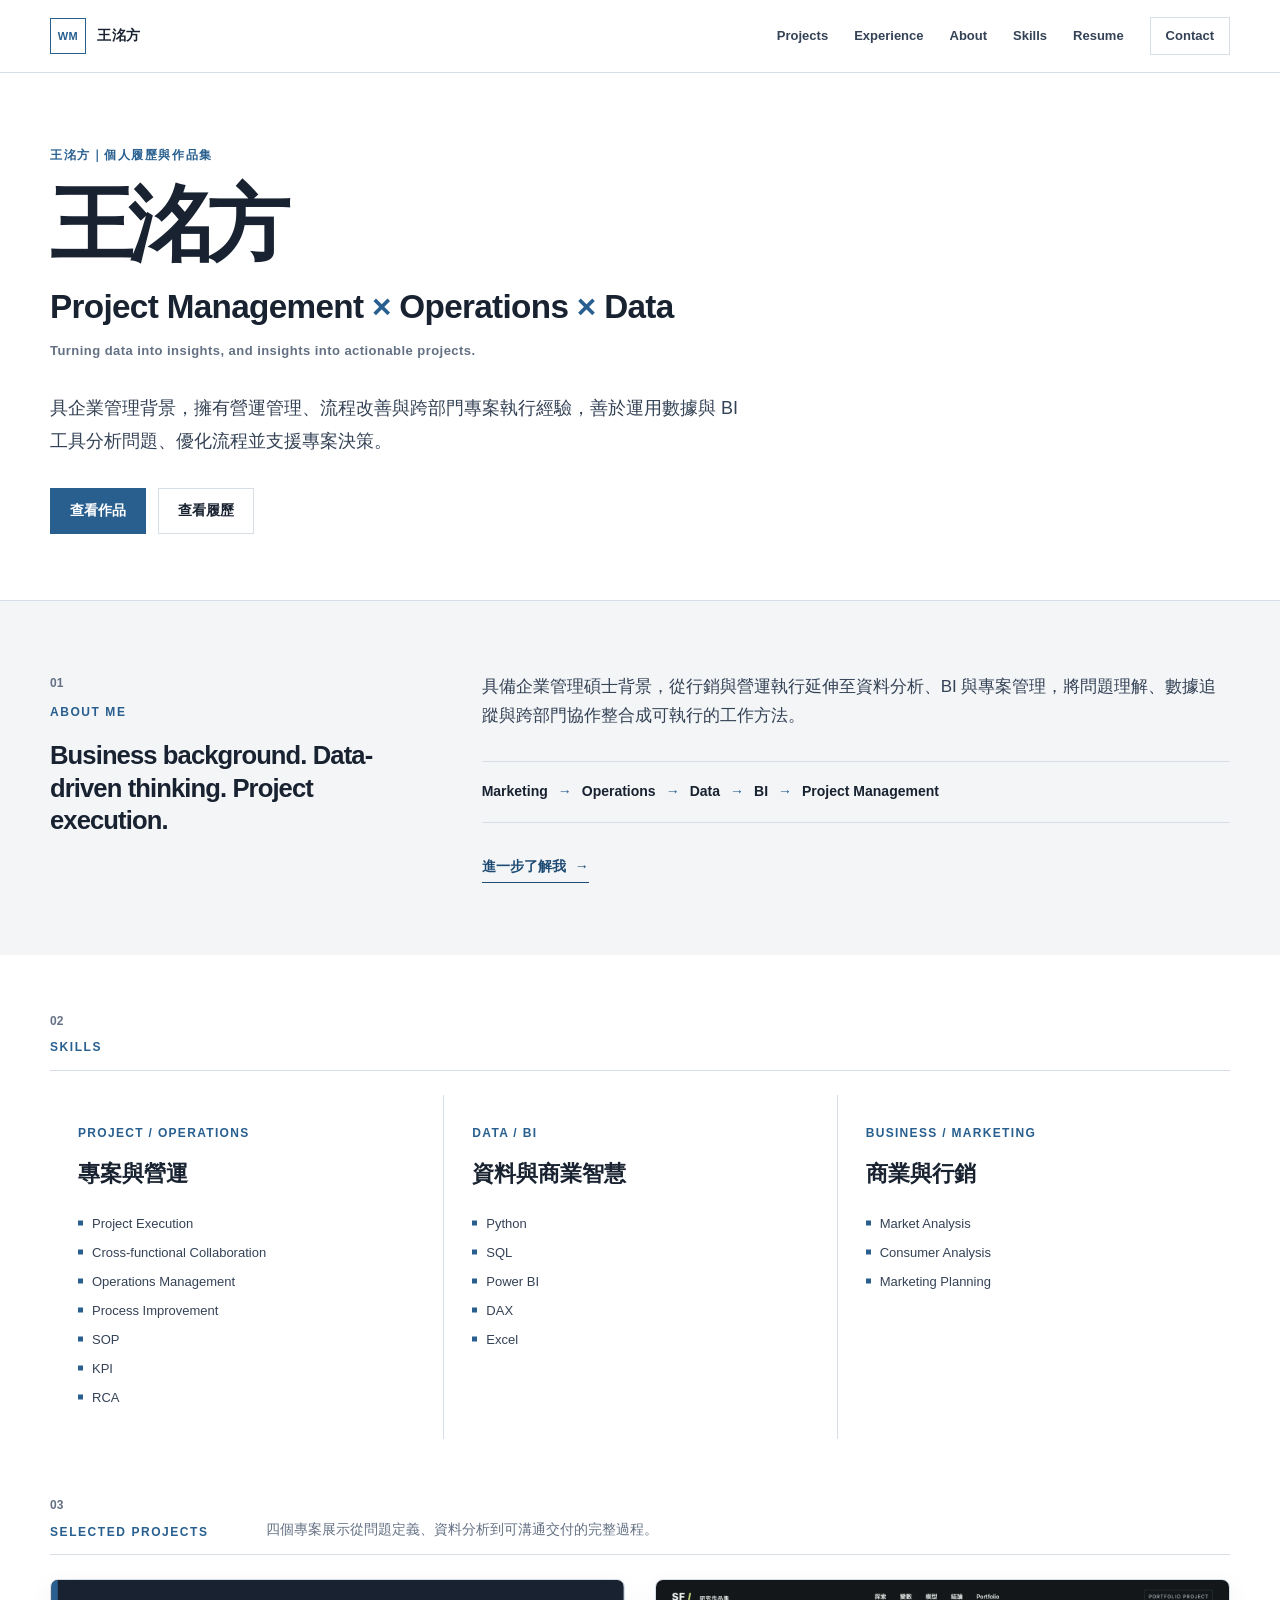
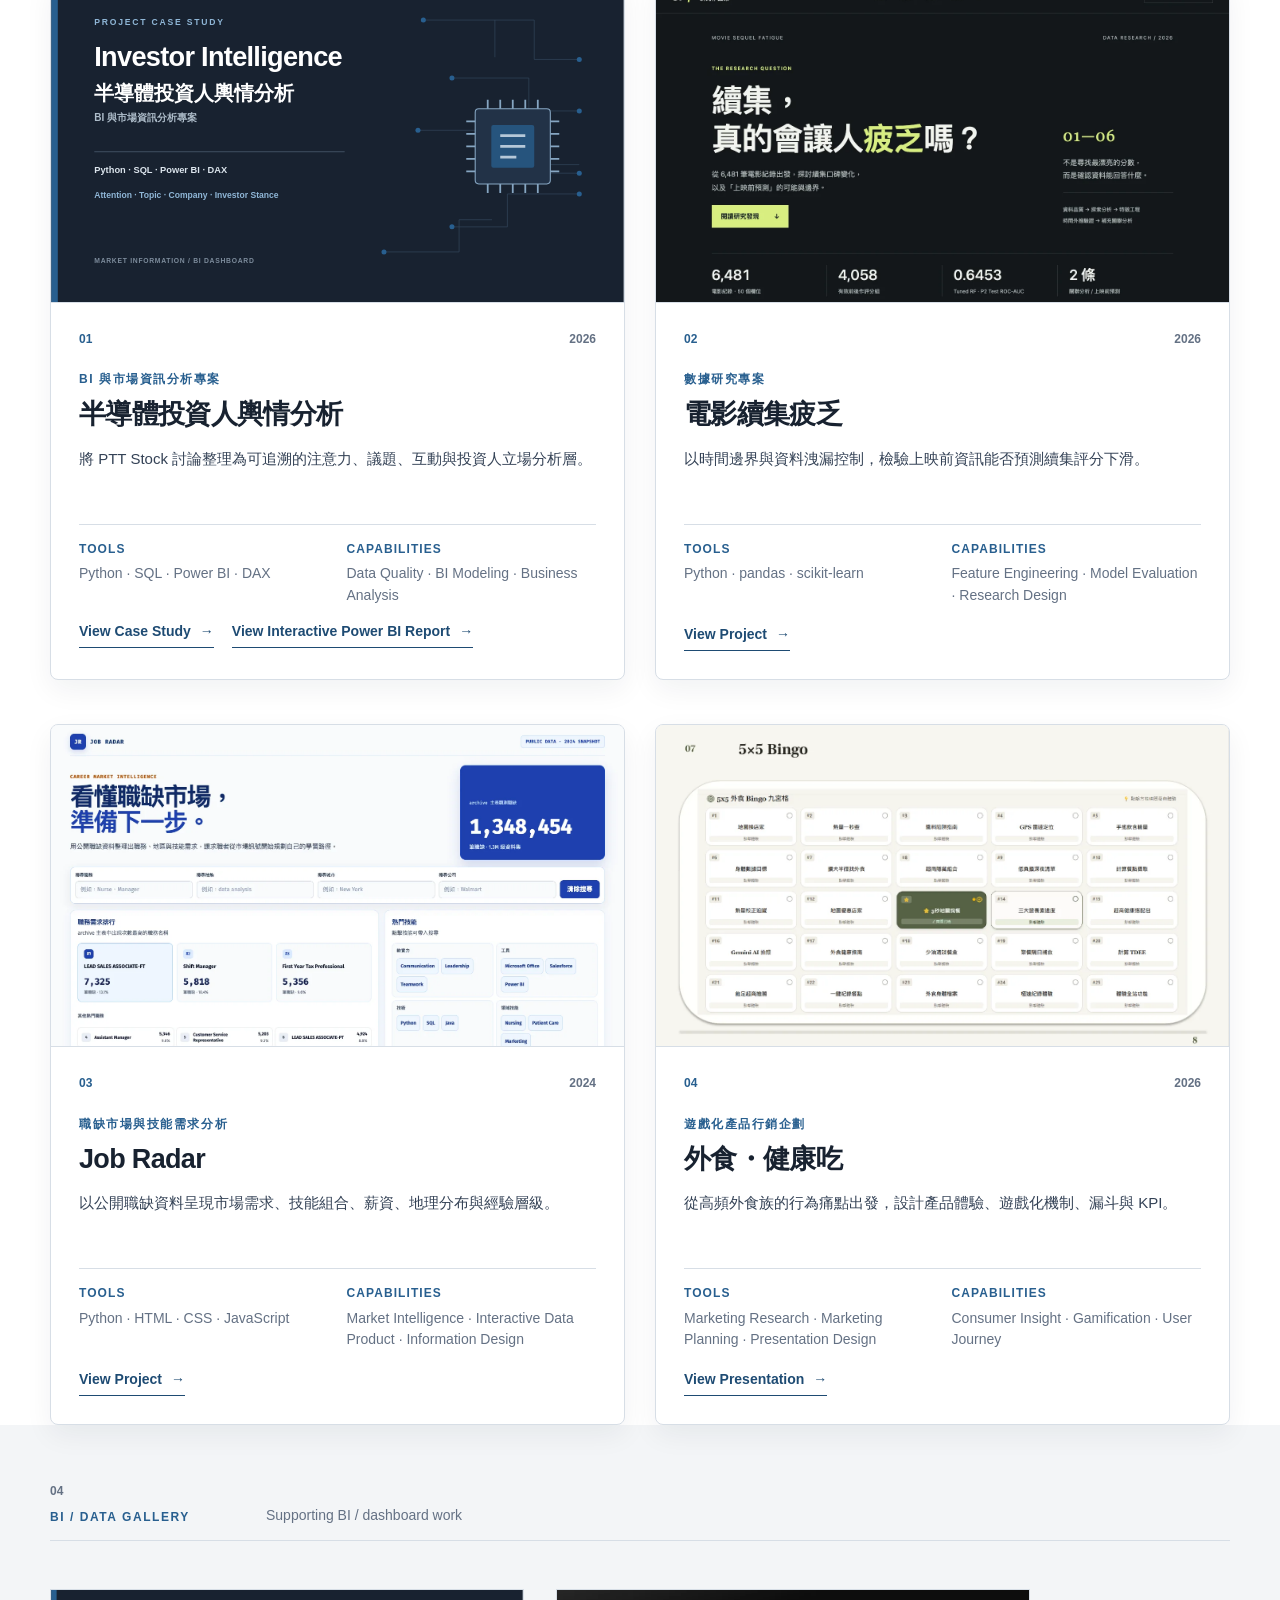
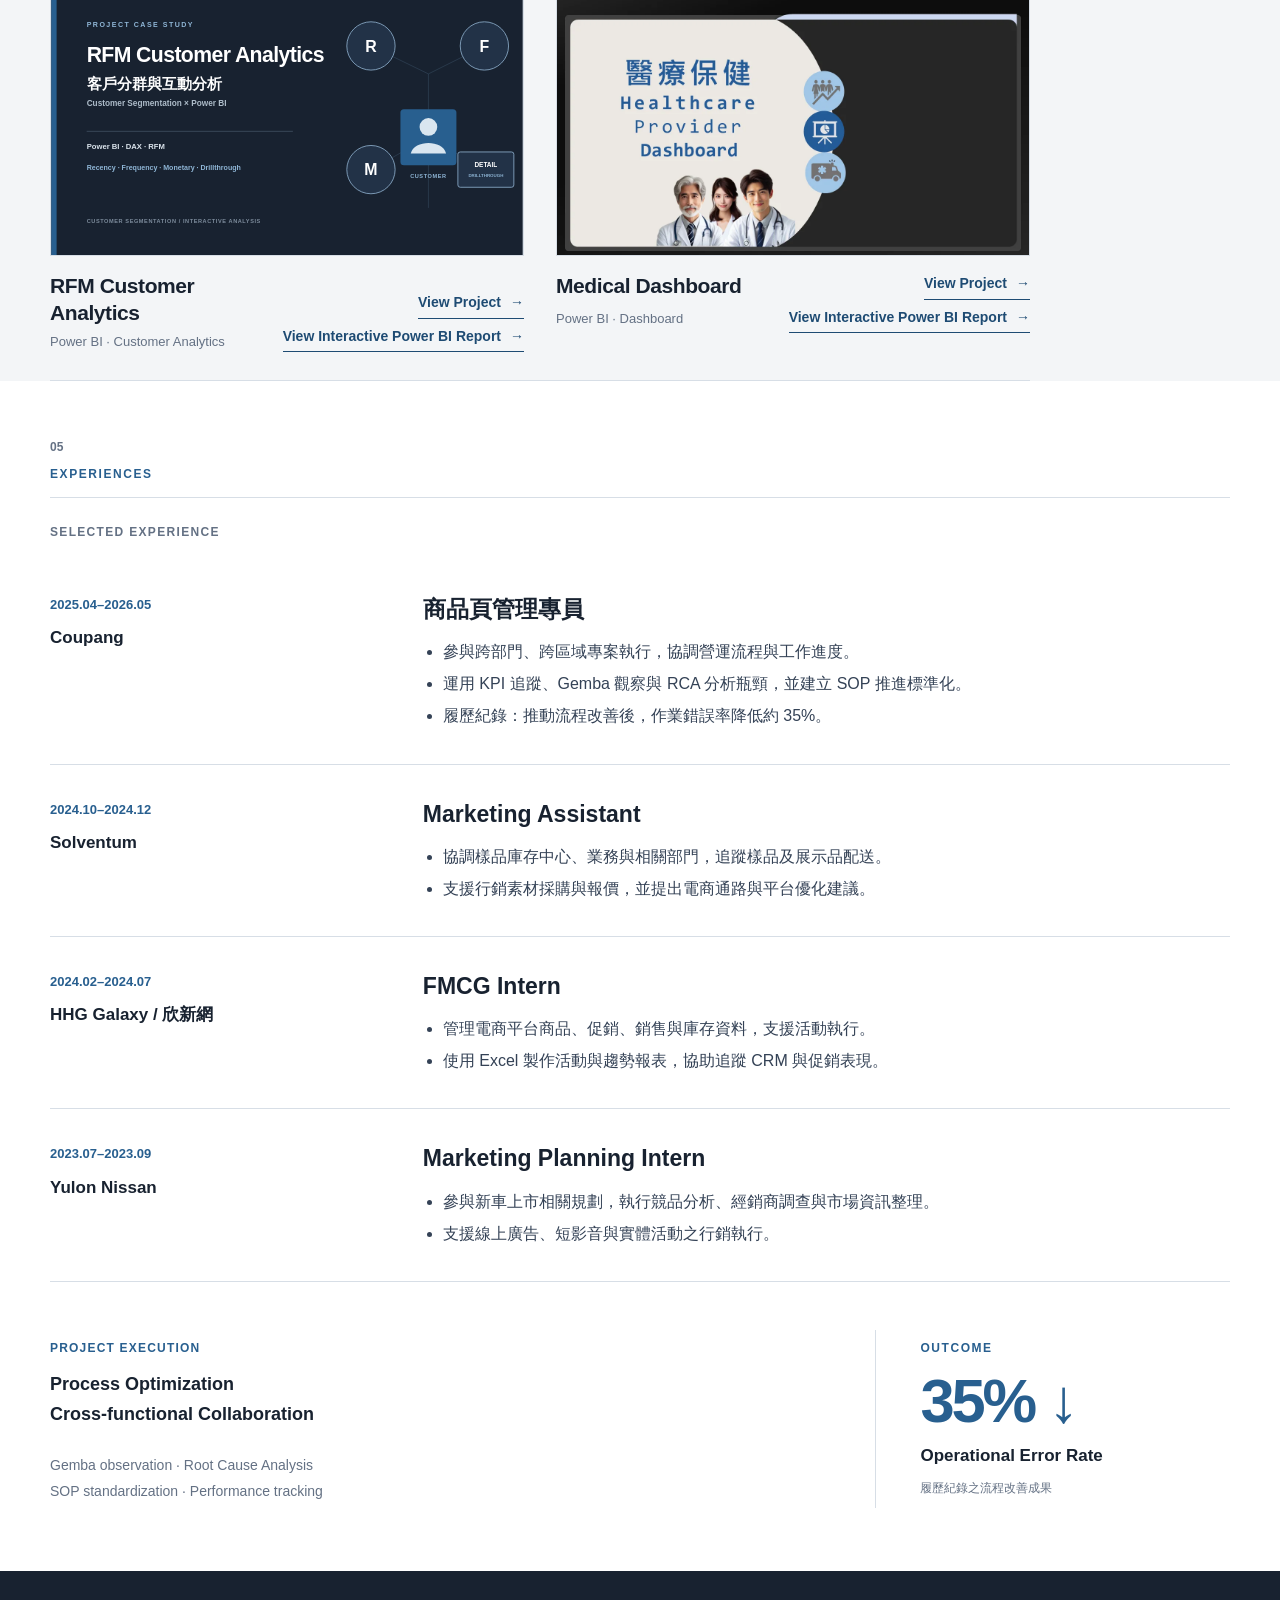
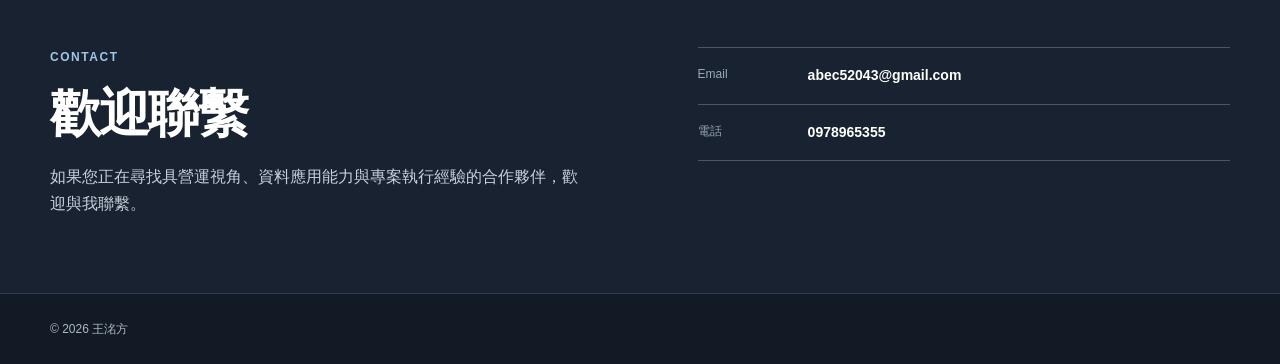
<file: index.html>
<!DOCTYPE html>
<html lang="zh-Hant">
<head>
  <meta charset="utf-8">
  <meta name="viewport" content="width=device-width, initial-scale=1">
  <title>王洺方｜個人履歷與作品集</title>
  <meta name="description" content="王洺方的個人履歷與作品集，專注於營運改善、專案執行與資料應用。">
  <link rel="canonical" href="https://minnggy.github.io/">
  <link rel="icon" href="assets/images/favicon.svg" type="image/svg+xml">
  <meta property="og:type" content="website">
  <meta property="og:locale" content="zh_TW">
  <meta property="og:title" content="王洺方｜個人履歷與作品集">
  <meta property="og:description" content="營運改善 × 專案執行 × 資料應用">
  <meta property="og:url" content="https://minnggy.github.io/">
  <meta property="og:image" content="https://minnggy.github.io/assets/images/og-cover.png">
  <link rel="stylesheet" href="assets/css/site.css">
  <script type="application/ld+json">{"@context":"https://schema.org","@type":"Person","name":"王洺方","url":"https://minnggy.github.io/","email":"mailto:abec52043@gmail.com","sameAs":["https://github.com/minnggy"],"knowsAbout":["Operations Improvement","Project Execution","Data Application","Power BI","Python","SQL"]}</script>
</head>
<body class="home-page">
  <a class="skip-link" href="#main">跳至主要內容</a>

  <header class="site-header">
    <div class="nav-shell">
      <a class="brand" href="index.html" aria-label="王洺方個人網站首頁">
        <span class="brand-mark" aria-hidden="true">WM</span>
        <span>王洺方</span>
      </a>
      <button class="menu-button" type="button" aria-label="開啟導覽選單" aria-expanded="false" aria-controls="site-navigation" data-menu-button><span></span></button>
      <nav class="site-nav" id="site-navigation" aria-label="主要導覽" data-site-nav data-open="false">
        <a href="#projects">Projects</a>
        <a href="#experience">Experience</a>
        <a href="#about">About</a>
        <a href="#skills">Skills</a>
        <a href="resume.html">Resume</a>
        <a class="nav-contact" href="#contact">Contact</a>
      </nav>
    </div>
  </header>

  <main id="main">
    <section class="career-hero" aria-labelledby="hero-title">
      <div class="container career-hero-grid">
        <div class="career-hero-copy">
          <p class="eyebrow">王洺方｜個人履歷與作品集</p>
          <h1 id="hero-title">王洺方</h1>
          <p class="career-position">Project Management <span aria-hidden="true">×</span> Operations <span aria-hidden="true">×</span> Data</p>
          <p class="career-position-en">Turning data into insights, and insights into actionable projects.</p>
          <p class="hero-summary">具企業管理背景，擁有營運管理、流程改善與跨部門專案執行經驗，善於運用數據與 BI 工具分析問題、優化流程並支援專案決策。</p>
          <div class="hero-actions">
            <a class="button button-primary" href="#projects">查看作品</a>
            <a class="button button-secondary" href="resume.html">查看履歷</a>
          </div>
        </div>
      </div>
    </section>

    <section class="home-section" id="about" aria-labelledby="about-title">
      <div class="container home-section-grid">
        <header class="home-section-heading">
          <p class="section-index">01</p>
          <p class="section-label">About Me</p>
          <h2 id="about-title">Business background. Data-driven thinking. Project execution.</h2>
        </header>
        <div class="about-text">
          <p>具備企業管理碩士背景，從行銷與營運執行延伸至資料分析、BI 與專案管理，將問題理解、數據追蹤與跨部門協作整合成可執行的工作方法。</p>
          <ol class="career-path" aria-label="職涯能力發展路徑">
            <li>Marketing</li>
            <li>Operations</li>
            <li>Data</li>
            <li>BI</li>
            <li>Project Management</li>
          </ol>
          <a class="text-link" href="about.html">進一步了解我 <span aria-hidden="true">→</span></a>
        </div>
      </div>
    </section>

    <section class="home-section" id="skills" aria-labelledby="skills-title">
      <div class="container">
        <header class="section-heading-inline">
          <div>
            <p class="section-index">02</p>
            <h2 class="section-label" id="skills-title">Skills</h2>
          </div>
        </header>
        <div class="skills-grid">
          <article class="skills-panel">
            <p>PROJECT / OPERATIONS</p>
            <h3>專案與營運</h3>
            <ul><li>Project Execution</li><li>Cross-functional Collaboration</li><li>Operations Management</li><li>Process Improvement</li><li>SOP</li><li>KPI</li><li>RCA</li></ul>
          </article>
          <article class="skills-panel">
            <p>DATA / BI</p>
            <h3>資料與商業智慧</h3>
            <ul><li>Python</li><li>SQL</li><li>Power BI</li><li>DAX</li><li>Excel</li></ul>
          </article>
          <article class="skills-panel">
            <p>BUSINESS / MARKETING</p>
            <h3>商業與行銷</h3>
            <ul><li>Market Analysis</li><li>Consumer Analysis</li><li>Marketing Planning</li></ul>
          </article>
        </div>
      </div>
    </section>

    <section class="home-section section-white" id="projects" aria-labelledby="projects-title">
      <div class="container">
        <header class="section-heading-inline">
          <div>
            <p class="section-index">03</p>
            <h2 class="section-label" id="projects-title">Selected Projects</h2>
          </div>
          <p>四個專案展示從問題定義、資料分析到可溝通交付的完整過程。</p>
        </header>

        <div class="project-grid">
          <article class="portfolio-card">
            <a class="project-image" href="projects/investor-intelligence.html" aria-label="查看半導體投資人輿情分析專案">
              <img src="assets/images/projects/investor-intelligence-cover.svg" alt="Investor Intelligence 半導體投資人輿情分析專案成果封面" width="1600" height="900" loading="lazy">
            </a>
            <div class="project-card-body">
              <div class="project-card-top"><span>01</span><time datetime="2026">2026</time></div>
              <p class="project-type">BI 與市場資訊分析專案</p>
              <h3>半導體投資人輿情分析</h3>
              <p>將 PTT Stock 討論整理為可追溯的注意力、議題、互動與投資人立場分析層。</p>
              <dl class="project-card-meta"><div><dt>Tools</dt><dd>Python · SQL · Power BI · DAX</dd></div><div><dt>Capabilities</dt><dd>Data Quality · BI Modeling · Business Analysis</dd></div></dl>
              <div class="project-link-group">
                <a class="text-link" href="projects/investor-intelligence.html">View Case Study <span aria-hidden="true">→</span></a>
                <a class="text-link" href="https://app.powerbi.com/view?r=eyJrIjoiNWFiYmI2MTgtYWE2ZC00NGY4LTk0ZmItOWE1YzMwMTI2Njc4IiwidCI6IjcwODk3ZDZmLTBhNDgtNDlkZS04ODBmLTI3ZDhhZDQ1ZDc2ZSIsImMiOjEwfQ%3D%3D" target="_blank" rel="noopener noreferrer">View Interactive Power BI Report <span aria-hidden="true">→</span></a>
              </div>
            </div>
          </article>

          <article class="portfolio-card">
            <a class="project-image" href="projects/movie-sequel-fatigue/index.html" aria-label="查看電影續集疲乏數據研究">
              <img src="assets/images/projects/movie-sequel-fatigue.webp" alt="電影續集疲乏數據研究頁畫面" width="1440" height="900" loading="lazy">
            </a>
            <div class="project-card-body">
              <div class="project-card-top"><span>02</span><time datetime="2026">2026</time></div>
              <p class="project-type">數據研究專案</p>
              <h3>電影續集疲乏</h3>
              <p>以時間邊界與資料洩漏控制，檢驗上映前資訊能否預測續集評分下滑。</p>
              <dl class="project-card-meta"><div><dt>Tools</dt><dd>Python · pandas · scikit-learn</dd></div><div><dt>Capabilities</dt><dd>Feature Engineering · Model Evaluation · Research Design</dd></div></dl>
              <a class="text-link" href="projects/movie-sequel-fatigue/index.html">View Project <span aria-hidden="true">→</span></a>
            </div>
          </article>

          <article class="portfolio-card">
            <a class="project-image" href="projects/job-radar.html" aria-label="查看 Job Radar 職缺市場分析專案">
              <img src="assets/images/projects/job-radar.webp" alt="Job Radar 職缺市場互動分析畫面" width="1440" height="900" loading="lazy">
            </a>
            <div class="project-card-body">
              <div class="project-card-top"><span>03</span><time datetime="2024">2024</time></div>
              <p class="project-type">職缺市場與技能需求分析</p>
              <h3>Job Radar</h3>
              <p>以公開職缺資料呈現市場需求、技能組合、薪資、地理分布與經驗層級。</p>
              <dl class="project-card-meta"><div><dt>Tools</dt><dd>Python · HTML · CSS · JavaScript</dd></div><div><dt>Capabilities</dt><dd>Market Intelligence · Interactive Data Product · Information Design</dd></div></dl>
              <a class="text-link" href="projects/job-radar.html">View Project <span aria-hidden="true">→</span></a>
            </div>
          </article>

          <article class="portfolio-card">
            <a class="project-image" href="projects/healthy-eating.html" aria-label="查看外食健康吃行銷企劃專案">
              <img src="assets/images/projects/healthy-eating.webp" alt="外食健康吃遊戲化產品行銷企劃畫面" width="1334" height="750" loading="lazy">
            </a>
            <div class="project-card-body">
              <div class="project-card-top"><span>04</span><time datetime="2026">2026</time></div>
              <p class="project-type">遊戲化產品行銷企劃</p>
              <h3>外食・健康吃</h3>
              <p>從高頻外食族的行為痛點出發，設計產品體驗、遊戲化機制、漏斗與 KPI。</p>
              <dl class="project-card-meta"><div><dt>Tools</dt><dd>Marketing Research · Marketing Planning · Presentation Design</dd></div><div><dt>Capabilities</dt><dd>Consumer Insight · Gamification · User Journey</dd></div></dl>
              <a class="text-link" href="https://view.officeapps.live.com/op/view.aspx?src=https%3A%2F%2Fminnggy.github.io%2Fassets%2Fpresentations%2Fhealthy-eating-presentation.pptx" target="_blank" rel="noopener noreferrer">View Presentation <span aria-hidden="true">→</span></a>
            </div>
          </article>
        </div>
      </div>
    </section>

    <section class="home-section" id="data-bi-gallery" aria-labelledby="data-bi-title">
      <div class="container">
        <header class="section-heading-inline">
          <div>
            <p class="section-index">04</p>
            <h2 class="section-label" id="data-bi-title">BI / DATA GALLERY</h2>
          </div>
          <p>Supporting BI / dashboard work</p>
        </header>

        <div class="gallery-grid">
          <article class="gallery-item">
            <a class="gallery-image" href="projects/rfm-customer-analytics.html" aria-label="查看 RFM Customer Analytics">
              <img src="assets/images/projects/rfm-customer-analytics-cover.svg" alt="RFM Customer Analytics 客戶分群與 Power BI 專案成果封面" width="1600" height="900" loading="lazy">
            </a>
            <div class="gallery-item-body">
              <h3>RFM Customer Analytics</h3>
              <p class="gallery-meta">Power BI · Customer Analytics</p>
              <div class="project-link-group">
                <a class="gallery-link" href="projects/rfm-customer-analytics.html">View Project <span aria-hidden="true">→</span></a>
                <a class="gallery-link" href="https://app.powerbi.com/view?r=eyJrIjoiYzM5Y2Q4YzEtY2E3ZC00YzRjLWEwN2QtYzdkZGQ2OTc3NWU1IiwidCI6IjcwODk3ZDZmLTBhNDgtNDlkZS04ODBmLTI3ZDhhZDQ1ZDc2ZSIsImMiOjEwfQ%3D%3D" target="_blank" rel="noopener noreferrer">View Interactive Power BI Report <span aria-hidden="true">→</span></a>
              </div>
            </div>
          </article>
          <article class="gallery-item">
            <a class="gallery-image" href="projects/medical-dashboard.html" aria-label="查看 Medical Dashboard">
              <img src="assets/images/projects/medical-dashboard.webp" alt="Medical Dashboard PBIX 實際首頁畫面" width="1280" height="720" loading="lazy">
            </a>
            <div class="gallery-item-body">
              <h3>Medical Dashboard</h3>
              <p class="gallery-meta">Power BI · Dashboard</p>
              <div class="project-link-group">
                <a class="gallery-link" href="projects/medical-dashboard.html">View Project <span aria-hidden="true">→</span></a>
                <a class="gallery-link" href="https://app.powerbi.com/view?r=eyJrIjoiYjhmZTFiM2QtNTU1NC00MTJjLWE4NjItN2Y2NzhlM2NmNGEzIiwidCI6IjcwODk3ZDZmLTBhNDgtNDlkZS04ODBmLTI3ZDhhZDQ1ZDc2ZSIsImMiOjEwfQ%3D%3D" target="_blank" rel="noopener noreferrer">View Interactive Power BI Report <span aria-hidden="true">→</span></a>
              </div>
            </div>
          </article>
        </div>
      </div>
    </section>

    <section class="home-section section-white" id="experience" aria-labelledby="experience-title">
      <div class="container">
        <header class="section-heading-inline">
          <div>
            <p class="section-index">05</p>
            <h2 class="section-label" id="experience-title">Experiences</h2>
          </div>
        </header>

        <h3 class="pm-experience-title">Selected Experience</h3>

        <div class="experience-table">
          <article class="experience-card">
            <div class="experience-meta"><time datetime="2025-04">2025.04–2026.05</time><span>Coupang</span></div>
            <div class="experience-body"><h3>商品頁管理專員</h3><ul><li>參與跨部門、跨區域專案執行，協調營運流程與工作進度。</li><li>運用 KPI 追蹤、Gemba 觀察與 RCA 分析瓶頸，並建立 SOP 推進標準化。</li><li>履歷紀錄：推動流程改善後，作業錯誤率降低約 35%。</li></ul></div>
          </article>
          <article class="experience-card">
            <div class="experience-meta"><time datetime="2024-10">2024.10–2024.12</time><span>Solventum</span></div>
            <div class="experience-body"><h3>Marketing Assistant</h3><ul><li>協調樣品庫存中心、業務與相關部門，追蹤樣品及展示品配送。</li><li>支援行銷素材採購與報價，並提出電商通路與平台優化建議。</li></ul></div>
          </article>
          <article class="experience-card">
            <div class="experience-meta"><time datetime="2024-02">2024.02–2024.07</time><span>HHG Galaxy / 欣新網</span></div>
            <div class="experience-body"><h3>FMCG Intern</h3><ul><li>管理電商平台商品、促銷、銷售與庫存資料，支援活動執行。</li><li>使用 Excel 製作活動與趨勢報表，協助追蹤 CRM 與促銷表現。</li></ul></div>
          </article>
          <article class="experience-card">
            <div class="experience-meta"><time datetime="2023-07">2023.07–2023.09</time><span>Yulon Nissan</span></div>
            <div class="experience-body"><h3>Marketing Planning Intern</h3><ul><li>參與新車上市相關規劃，執行競品分析、經銷商調查與市場資訊整理。</li><li>支援線上廣告、短影音與實體活動之行銷執行。</li></ul></div>
          </article>
        </div>

        <div class="pm-evidence">
          <div class="pm-evidence-main" aria-label="Project Management 能力證據">
            <p class="pm-capability-primary">Project Execution</p>
            <ul class="pm-capability-list">
              <li>Process Optimization</li>
              <li>Cross-functional Collaboration</li>
            </ul>
            <p class="pm-methods">Gemba observation · Root Cause Analysis<br>SOP standardization · Performance tracking</p>
          </div>
          <aside class="pm-evidence-outcome" aria-label="流程改善成果">
            <p class="section-label">Outcome</p>
            <p class="pm-outcome-value">35% <span aria-hidden="true">↓</span></p>
            <p class="pm-outcome-label">Operational Error Rate</p>
            <p class="pm-outcome-note">履歷紀錄之流程改善成果</p>
          </aside>
        </div>
      </div>
    </section>

    <section class="contact-section" id="contact" aria-labelledby="contact-title">
      <div class="container contact-layout">
        <div>
          <p class="section-label">Contact</p>
          <h2 id="contact-title">歡迎聯繫</h2>
          <p>如果您正在尋找具營運視角、資料應用能力與專案執行經驗的合作夥伴，歡迎與我聯繫。</p>
        </div>
        <div class="contact-list">
          <a href="mailto:abec52043@gmail.com"><span>Email</span><strong>abec52043@gmail.com</strong></a>
          <a href="tel:+886978965355"><span>電話</span><strong>0978965355</strong></a>
        </div>
      </div>
    </section>
  </main>

  <footer class="site-footer">
    <div class="container footer-row">
      <span>© <span data-current-year>2026</span> 王洺方</span>
    </div>
  </footer>
  <script src="assets/js/site.js" defer></script>
</body>
</html>
</file>
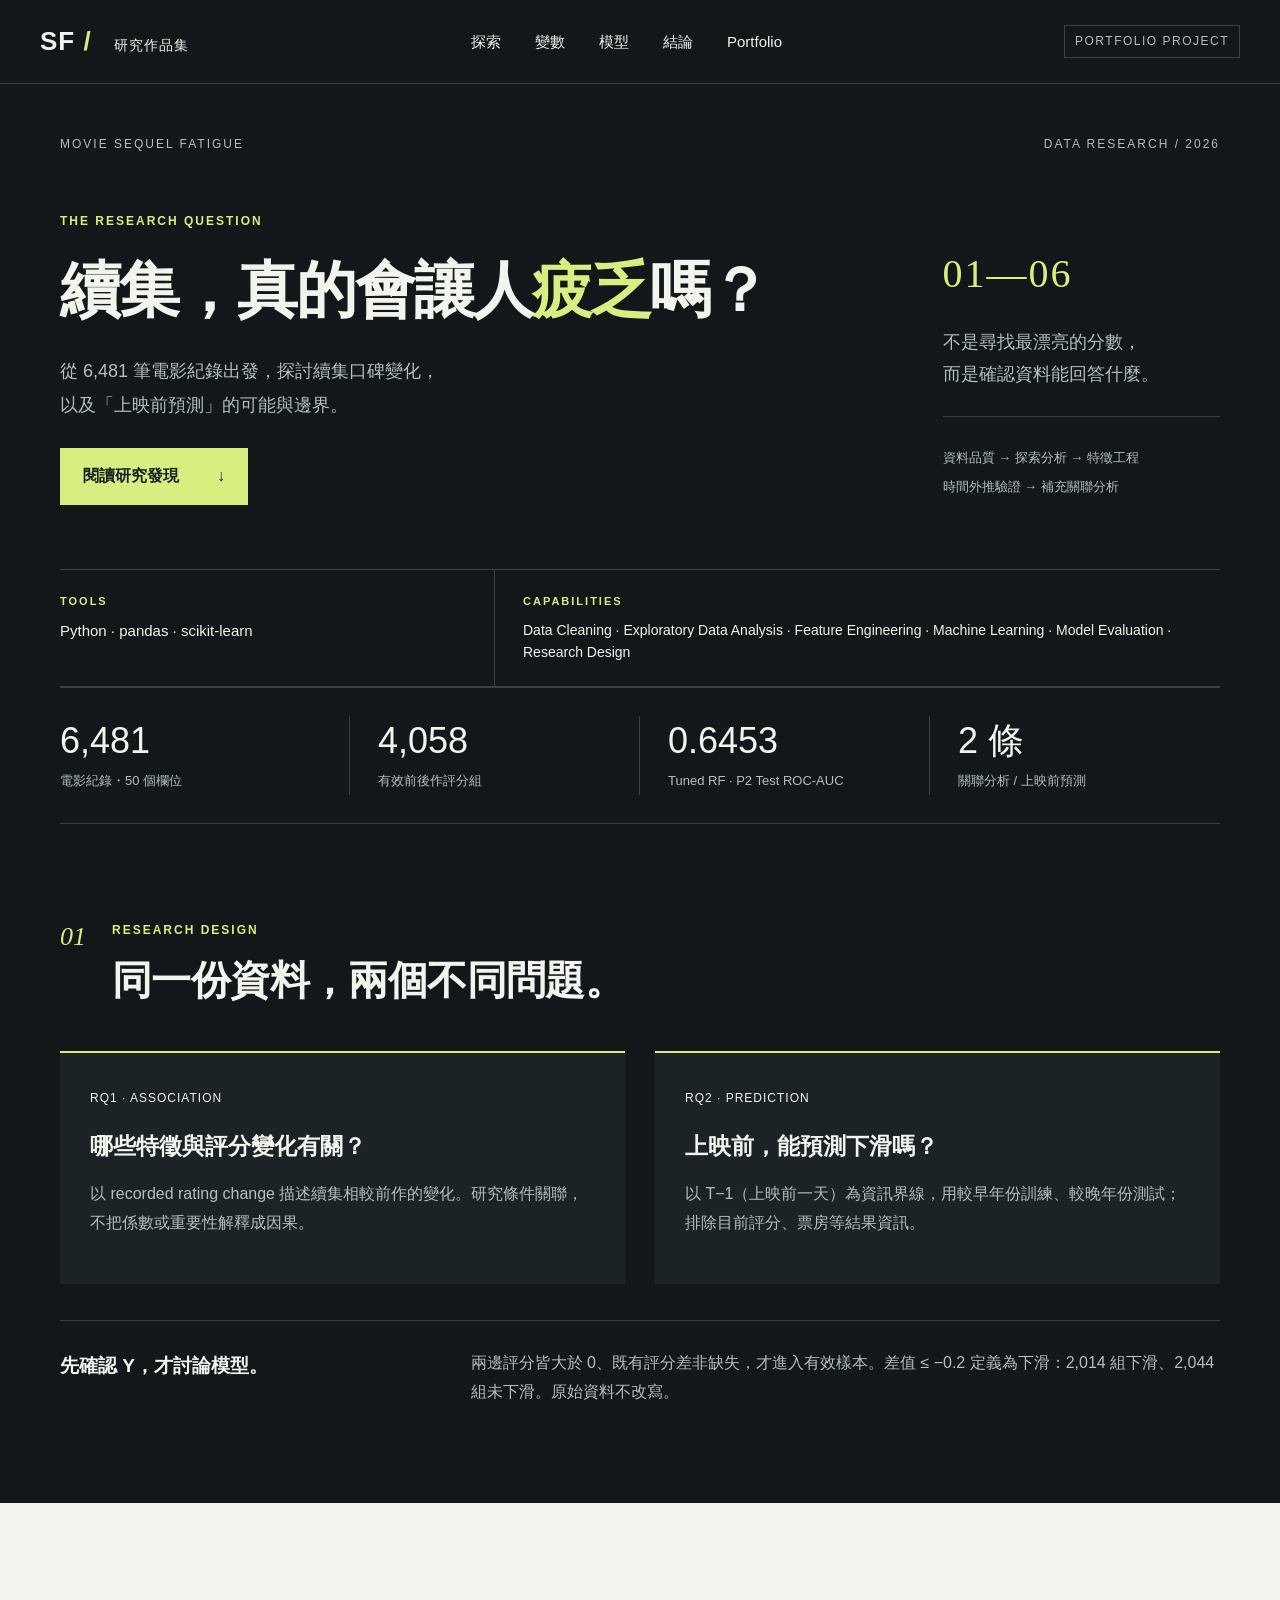
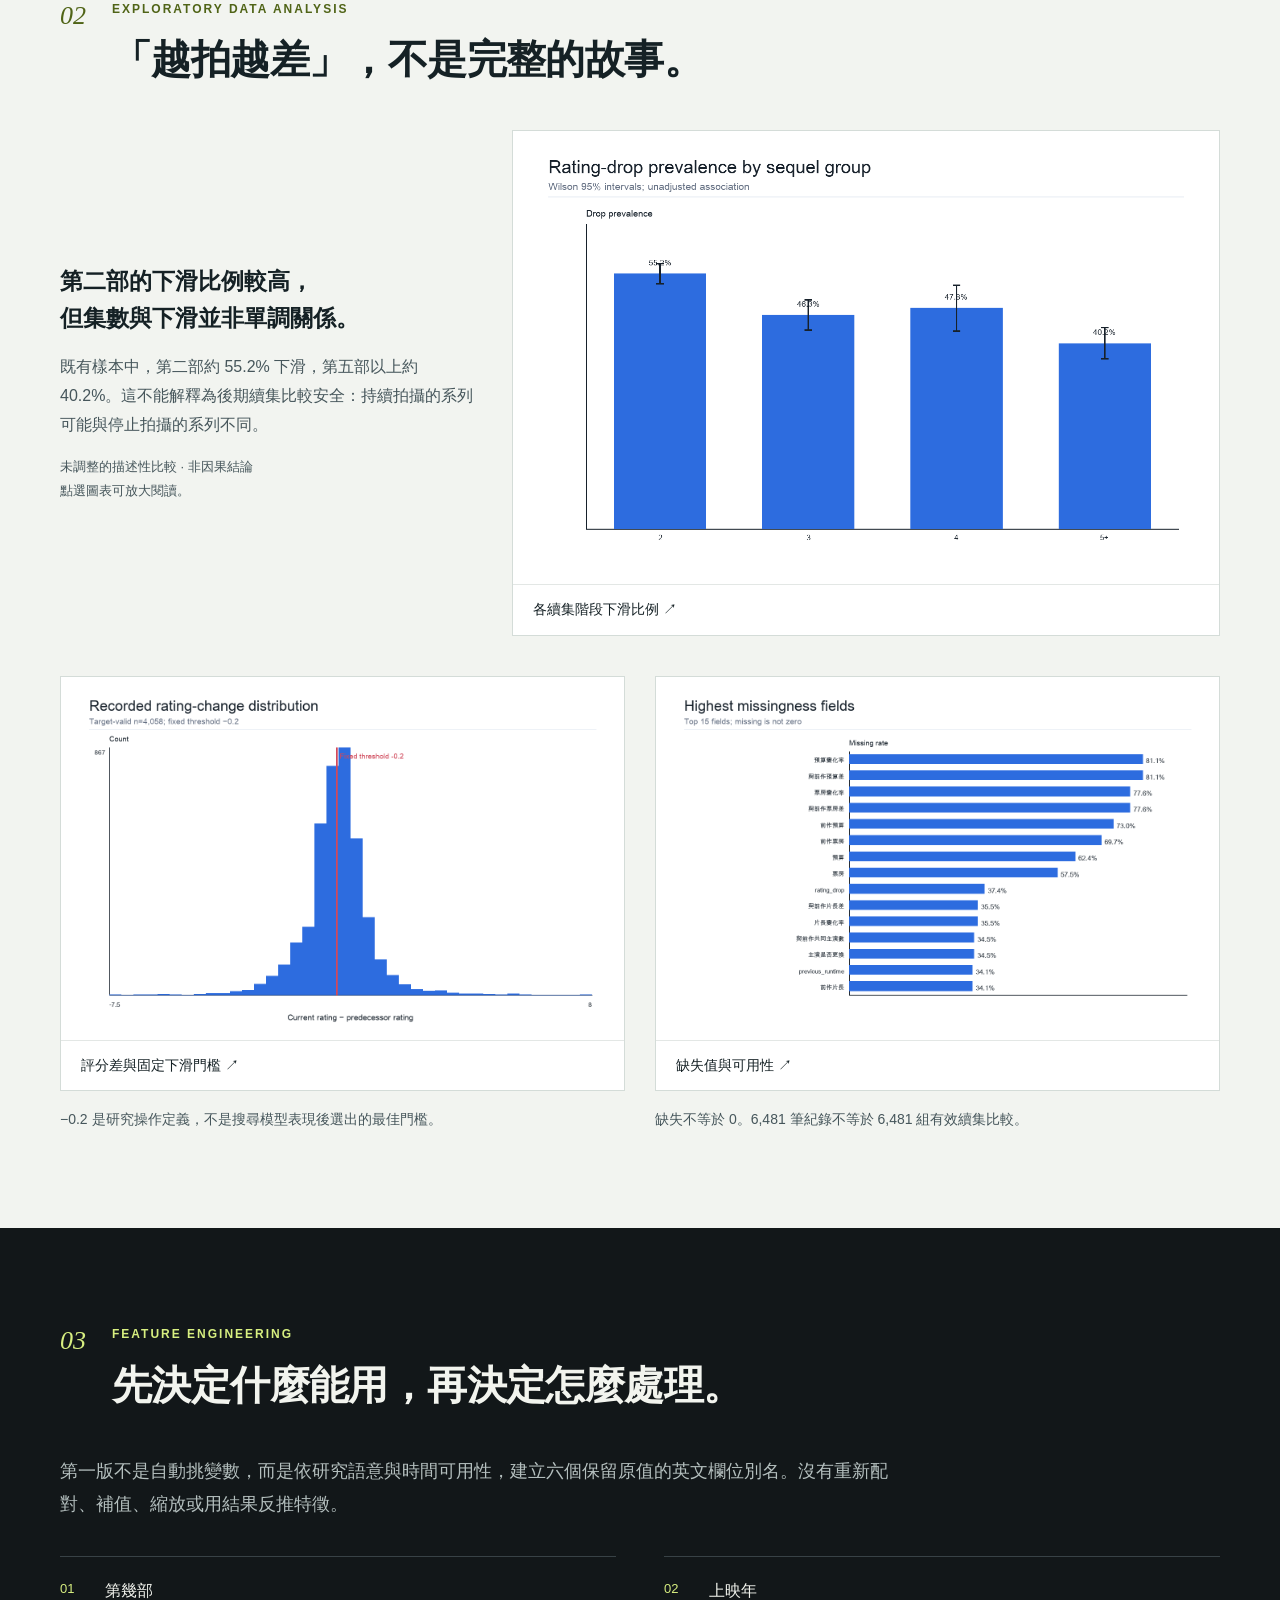
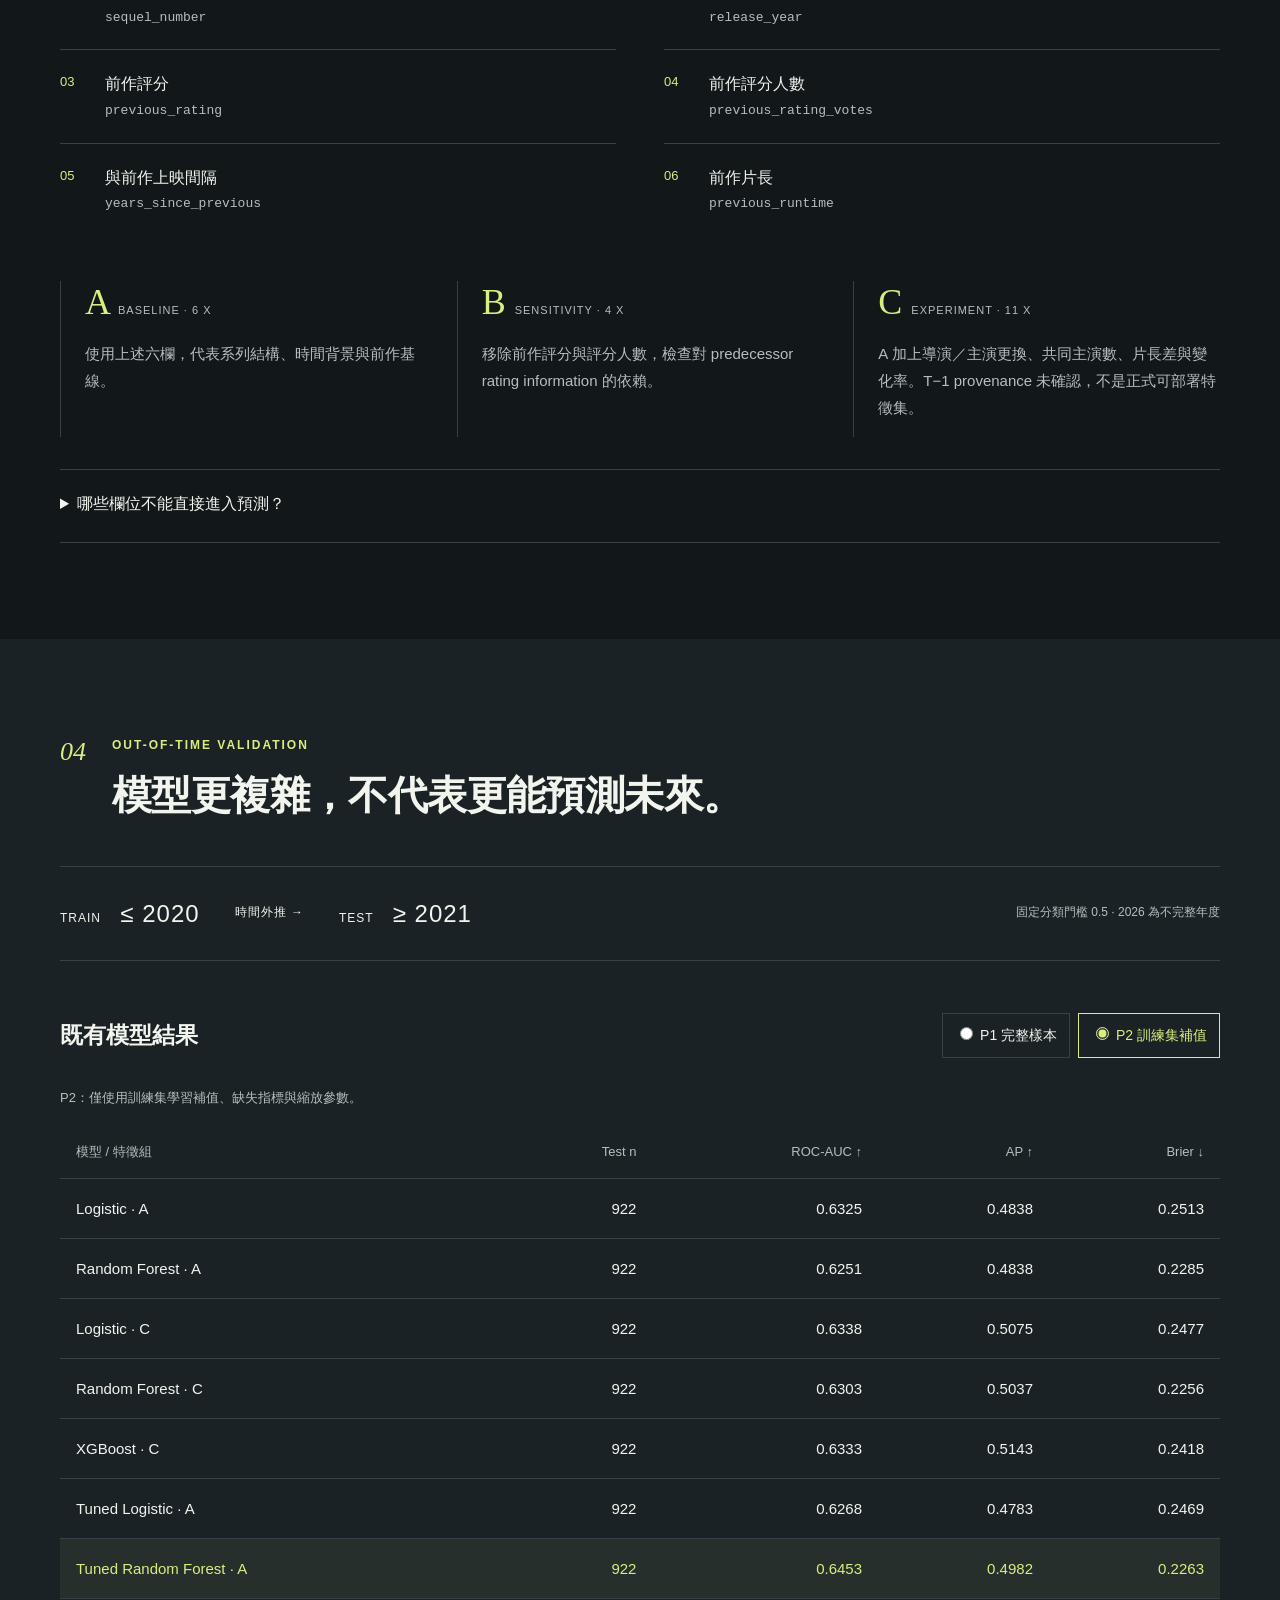
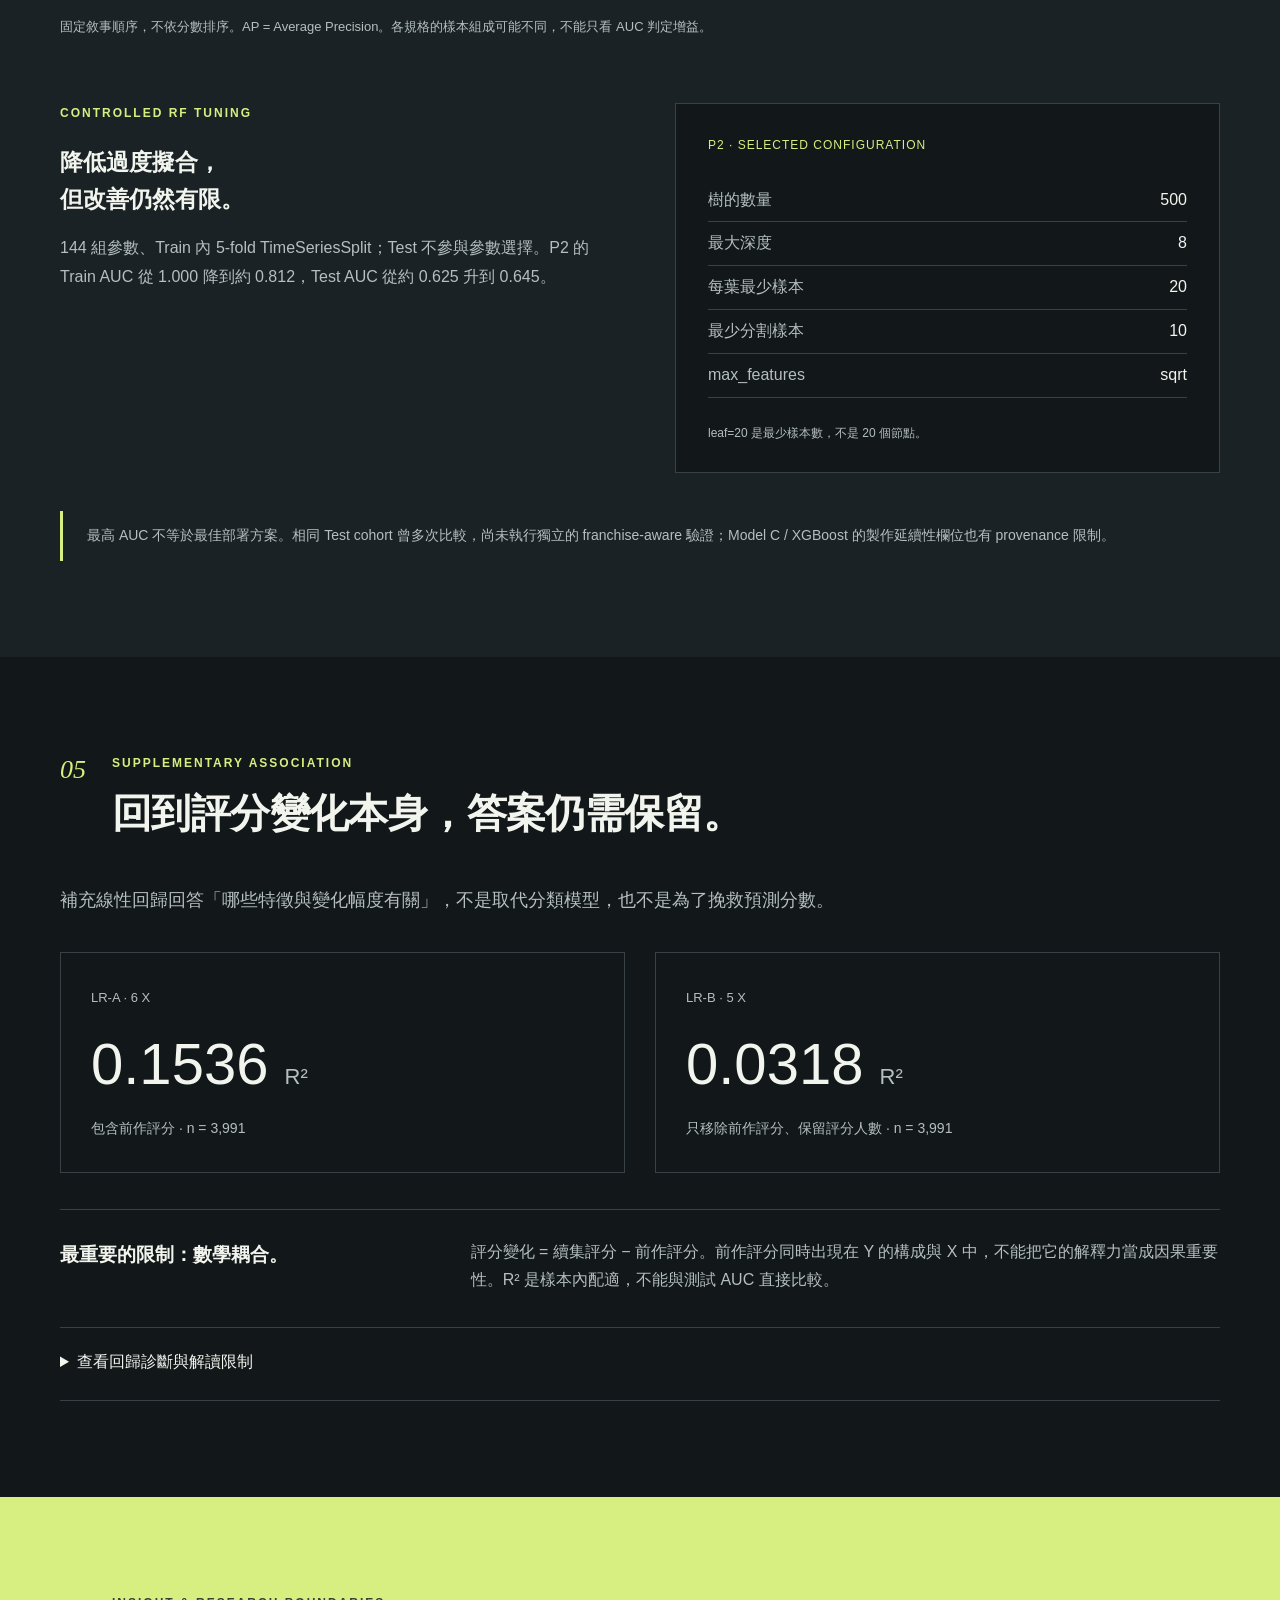
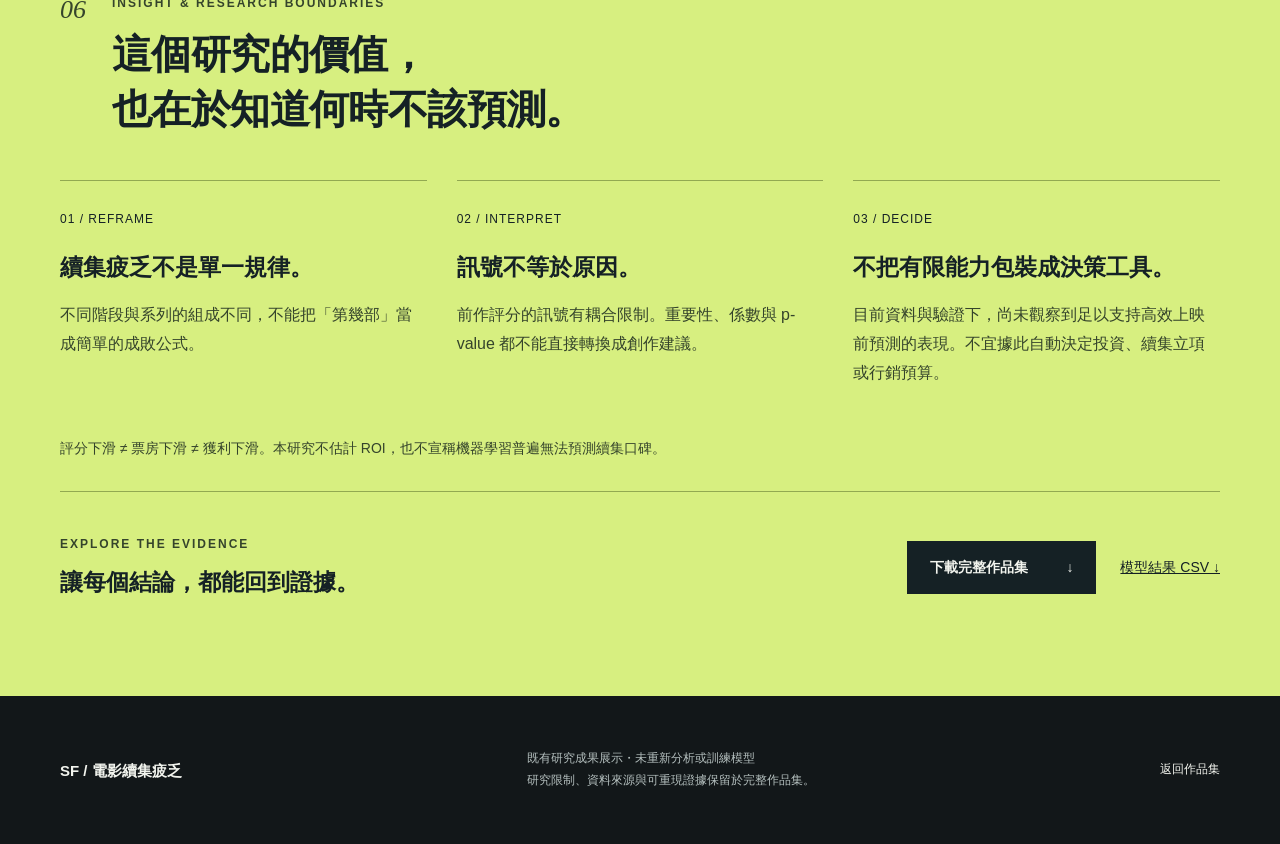
<file: projects/movie-sequel-fatigue/index.html>
<!DOCTYPE html>
<html lang="zh-Hant"><head><meta charset="utf-8"><meta name="viewport" content="width=device-width,initial-scale=1"><meta name="description" content="電影續集疲乏資料分析作品集：從資料品質、探索分析到時間外推預測的研究邊界。"><title>電影續集疲乏 — Data Research Portfolio</title><link rel="canonical" href="https://minnggy.github.io/projects/movie-sequel-fatigue/"><meta property="og:type" content="article"><meta property="og:title" content="電影續集疲乏 — Applied ML Research"><meta property="og:description" content="從 6,481 筆電影紀錄探討續集評分變化與上映前預測的可能及邊界。"><link rel="icon" type="image/svg+xml" href="data:image/svg+xml,%3Csvg xmlns='http://www.w3.org/2000/svg' viewBox='0 0 32 32'%3E%3Crect width='32' height='32' rx='6' fill='%23121517'/%3E%3Cpath d='M8 8h16v4H12v3h10v4H12v5H8z' fill='%23d7ef80'/%3E%3C/svg%3E"><link rel="stylesheet" href="style.css"><style>.project-credentials{display:grid;grid-template-columns:minmax(0,.75fr) minmax(0,1.25fr);margin:0;border-top:1px solid var(--line)}.project-credentials>div{display:block;padding:22px 28px;border-bottom:1px solid var(--line)}.project-credentials>div:first-child{padding-left:0;border-right:1px solid var(--line)}.project-credentials>div:last-child{padding-right:0}.project-credentials dt{color:var(--accent);font-size:11px;font-weight:700;letter-spacing:2px;text-transform:uppercase}.project-credentials dd{margin:7px 0 0;color:var(--ink);font-size:14px;font-weight:400;line-height:1.6;overflow-wrap:anywhere}.project-credentials [data-meta="tools"] dd{font-size:15px;font-weight:500}@media(max-width:800px){.project-credentials{grid-template-columns:1fr}.project-credentials>div:first-child{padding-right:0;border-right:0}.project-credentials>div:last-child{padding-left:0}}</style></head>
<body><a class="skip" href="#main">跳至主要內容</a><header><a class="brand" href="../../index.html"><b>SF<span> / </span></b>研究作品集</a><nav aria-label="主要導覽"><a href="#explore">探索</a><a href="#features">變數</a><a href="#models">模型</a><a href="#insight">結論</a><a href="../../index.html">Portfolio</a></nav><span class="preview">PORTFOLIO PROJECT</span></header>
<main id="main"><section class="hero wrap" aria-labelledby="movie-title"><div class="eyebrow">MOVIE SEQUEL FATIGUE <span>DATA RESEARCH / 2026</span></div><div class="hero-grid"><div><p class="chapter">THE RESEARCH QUESTION</p><h1 id="movie-title">續集，真的會讓人<span class="accent">疲乏</span>嗎？</h1><p class="intro">從 6,481 筆電影紀錄出發，探討續集口碑變化，<br class="desktop">以及「上映前預測」的可能與邊界。</p><a class="button" href="#explore">閱讀研究發現 <span>↓</span></a></div><aside class="hero-note" aria-label="研究方法摘要"><div class="big-index">01—06</div><p>不是尋找最漂亮的分數，<br>而是確認資料能回答什麼。</p><div class="note-line"></div><small>資料品質 → 探索分析 → 特徵工程<br>時間外推驗證 → 補充關聯分析</small></aside></div><dl class="project-credentials" aria-label="專案工具與能力"><div data-meta="tools"><dt>Tools</dt><dd>Python · pandas · scikit-learn</dd></div><div><dt>Capabilities</dt><dd>Data Cleaning · Exploratory Data Analysis · Feature Engineering · Machine Learning · Model Evaluation · Research Design</dd></div></dl><div class="stats"><div><strong>6,481</strong><span>電影紀錄・50 個欄位</span></div><div><strong>4,058</strong><span>有效前後作評分組</span></div><div><strong>0.6453</strong><span>Tuned RF · P2 Test ROC-AUC</span></div><div><strong>2 條</strong><span>關聯分析 / 上映前預測</span></div></div></section>
<section class="section wrap" id="design"><div class="section-title"><span class="number">01</span><div><p class="chapter">RESEARCH DESIGN</p><h2>同一份資料，兩個不同問題。</h2></div></div><div class="two-col"><article class="text-card"><span class="pill">RQ1 · ASSOCIATION</span><h3>哪些特徵與評分變化有關？</h3><p>以 recorded rating change 描述續集相較前作的變化。研究條件關聯，不把係數或重要性解釋成因果。</p></article><article class="text-card"><span class="pill">RQ2 · PREDICTION</span><h3>上映前，能預測下滑嗎？</h3><p>以 T−1（上映前一天）為資訊界線，用較早年份訓練、較晚年份測試；排除目前評分、票房等結果資訊。</p></article></div><div class="rule"><strong>先確認 Y，才討論模型。</strong><p>兩邊評分皆大於 0、既有評分差非缺失，才進入有效樣本。差值 ≤ −0.2 定義為下滑：2,014 組下滑、2,044 組未下滑。原始資料不改寫。</p></div></section>
<section class="section light" id="explore"><div class="wrap"><div class="section-title"><span class="number">02</span><div><p class="chapter">EXPLORATORY DATA ANALYSIS</p><h2>「越拍越差」，不是完整的故事。</h2></div></div><div class="chart-layout"><div class="chart-copy"><h3>第二部的下滑比例較高，<br>但集數與下滑並非單調關係。</h3><p>既有樣本中，第二部約 55.2% 下滑，第五部以上約 40.2%。這不能解釋為後期續集比較安全：持續拍攝的系列可能與停止拍攝的系列不同。</p><p class="source">未調整的描述性比較 · 非因果結論<br>點選圖表可放大閱讀。</p></div><button type="button" class="chart" data-zoom="assets/09_sequel_group_drop_prevalence.png" aria-label="放大各續集階段的下滑比例圖"><img src="assets/09_sequel_group_drop_prevalence.png" width="1400" height="900" alt="第二部下滑約55.2%、第三部46.3%、第四部47.8%、第五部以上40.2%；含Wilson 95%區間"><span>各續集階段下滑比例 ↗</span></button></div><div class="two-col chart-row"><figure><button type="button" class="chart" data-zoom="assets/05_rating_change_distribution.png" aria-label="放大評分差分布"><img loading="lazy" src="assets/05_rating_change_distribution.png" alt="既有評分差分布，標記固定負0.2門檻"><span>評分差與固定下滑門檻 ↗</span></button><figcaption>−0.2 是研究操作定義，不是搜尋模型表現後選出的最佳門檻。</figcaption></figure><figure><button type="button" class="chart" data-zoom="assets/04_missingness_overview.png" aria-label="放大缺失值概況"><img loading="lazy" src="assets/04_missingness_overview.png" alt="各欄位缺失值概況"><span>缺失值與可用性 ↗</span></button><figcaption>缺失不等於 0。6,481 筆紀錄不等於 6,481 組有效續集比較。</figcaption></figure></div></div></section>
<section class="section wrap" id="features"><div class="section-title"><span class="number">03</span><div><p class="chapter">FEATURE ENGINEERING</p><h2>先決定什麼能用，再決定怎麼處理。</h2></div></div><p class="lead">第一版不是自動挑變數，而是依研究語意與時間可用性，建立六個保留原值的英文欄位別名。沒有重新配對、補值、縮放或用結果反推特徵。</p><div class="feature-list"><div><span>01</span><strong>第幾部</strong><code>sequel_number</code></div><div><span>02</span><strong>上映年</strong><code>release_year</code></div><div><span>03</span><strong>前作評分</strong><code>previous_rating</code></div><div><span>04</span><strong>前作評分人數</strong><code>previous_rating_votes</code></div><div><span>05</span><strong>與前作上映間隔</strong><code>years_since_previous</code></div><div><span>06</span><strong>前作片長</strong><code>previous_runtime</code></div></div><div class="three-col model-cards"><article><b>A <small>BASELINE · 6 X</small></b><p>使用上述六欄，代表系列結構、時間背景與前作基線。</p></article><article><b>B <small>SENSITIVITY · 4 X</small></b><p>移除前作評分與評分人數，檢查對 predecessor rating information 的依賴。</p></article><article><b>C <small>EXPERIMENT · 11 X</small></b><p>A 加上導演／主演更換、共同主演數、片長差與變化率。T−1 provenance 未確認，不是正式可部署特徵集。</p></article></div><details><summary>哪些欄位不能直接進入預測？</summary><p>目前評分、評分人數、人氣、票房、rating change、target flags 與 legacy target 不能作為 X。系列 ID 僅作分組識別；財務定義與製作延續性的時間來源仍有限制。前作評分具有數學耦合，必須搭配敏感度解釋。</p></details></section>
<section class="section models" id="models"><div class="wrap"><div class="section-title"><span class="number">04</span><div><p class="chapter">OUT-OF-TIME VALIDATION</p><h2>模型更複雜，不代表更能預測未來。</h2></div></div><div class="split-band"><span>TRAIN <strong>≤ 2020</strong></span><span class="split-divider">時間外推 →</span><span>TEST <strong>≥ 2021</strong></span><small>固定分類門檻 0.5 · 2026 為不完整年度</small></div><div class="table-head"><h3>既有模型結果</h3><fieldset><legend class="sr-only">Preprocessing strategy</legend><label><input type="radio" name="strategy" value="P1"> P1 完整樣本</label><label><input type="radio" name="strategy" value="P2" checked> P2 訓練集補值</label></fieldset></div><p id="strategy-note" class="source" aria-live="polite">P2：僅使用訓練集學習補值、缺失指標與縮放參數。</p><section class="table-scroll" tabindex="0" aria-label="模型測試結果，可橫向捲動"><table><thead><tr><th>模型 / 特徵組</th><th>Test n</th><th>ROC-AUC ↑</th><th>AP ↑</th><th>Brier ↓</th></tr></thead><tbody id="results"></tbody></table></section><p class="source">固定敘事順序，不依分數排序。AP = Average Precision。各規格的樣本組成可能不同，不能只看 AUC 判定增益。</p><div class="two-col tuning"><div><p class="chapter">CONTROLLED RF TUNING</p><h3>降低過度擬合，<br>但改善仍然有限。</h3><p>144 組參數、Train 內 5-fold TimeSeriesSplit；Test 不參與參數選擇。P2 的 Train AUC 從 1.000 降到約 0.812，Test AUC 從約 0.625 升到 0.645。</p></div><div class="parameter-box"><span>P2 · SELECTED CONFIGURATION</span><dl><div><dt>樹的數量</dt><dd>500</dd></div><div><dt>最大深度</dt><dd>8</dd></div><div><dt>每葉最少樣本</dt><dd>20</dd></div><div><dt>最少分割樣本</dt><dd>10</dd></div><div><dt>max_features</dt><dd>sqrt</dd></div></dl><small>leaf=20 是最少樣本數，不是 20 個節點。</small></div></div><aside class="caution" aria-label="模型限制">最高 AUC 不等於最佳部署方案。相同 Test cohort 曾多次比較，尚未執行獨立的 franchise-aware 驗證；Model C / XGBoost 的製作延續性欄位也有 provenance 限制。</aside></div></section>
<section class="section wrap" id="association"><div class="section-title"><span class="number">05</span><div><p class="chapter">SUPPLEMENTARY ASSOCIATION</p><h2>回到評分變化本身，答案仍需保留。</h2></div></div><p class="lead">補充線性回歸回答「哪些特徵與變化幅度有關」，不是取代分類模型，也不是為了挽救預測分數。</p><div class="two-col fit-cards"><article><span>LR-A · 6 X</span><strong>0.1536 <small>R²</small></strong><p>包含前作評分 · n = 3,991</p></article><article><span>LR-B · 5 X</span><strong>0.0318 <small>R²</small></strong><p>只移除前作評分、保留評分人數 · n = 3,991</p></article></div><div class="rule"><strong>最重要的限制：數學耦合。</strong><p>評分變化 = 續集評分 − 前作評分。前作評分同時出現在 Y 的構成與 X 中，不能把它的解釋力當成因果重要性。R² 是樣本內配適，不能與測試 AUC 直接比較。</p></div><details><summary>查看回歸診斷與解讀限制</summary><p>既有診斷顯示異質變異、厚尾殘差、高影響觀測與同系列重複資料。小 p-value 不等於重要效果，低 R² 也不等於不存在關聯。</p><button type="button" class="chart" data-zoom="assets/lr_a_diagnostics.png" aria-label="放大線性回歸诊斷圖"><img loading="lazy" src="assets/lr_a_diagnostics.png" alt="LR-A residual versus fitted、Q-Q與影響值等診斷圖"></button></details></section>
<section class="section conclusion" id="insight"><div class="wrap"><div class="section-title"><span class="number">06</span><div><p class="chapter">INSIGHT &amp; RESEARCH BOUNDARIES</p><h2>這個研究的價值，<br>也在於知道何時不該預測。</h2></div></div><div class="three-col"><article><span>01 / REFRAME</span><h3>續集疲乏不是單一規律。</h3><p>不同階段與系列的組成不同，不能把「第幾部」當成簡單的成敗公式。</p></article><article><span>02 / INTERPRET</span><h3>訊號不等於原因。</h3><p>前作評分的訊號有耦合限制。重要性、係數與 p-value 都不能直接轉換成創作建議。</p></article><article><span>03 / DECIDE</span><h3>不把有限能力包裝成決策工具。</h3><p>目前資料與驗證下，尚未觀察到足以支持高效上映前預測的表現。不宜據此自動決定投資、續集立項或行銷預算。</p></article></div><p class="conclusion-note">評分下滑 ≠ 票房下滑 ≠ 獲利下滑。本研究不估計 ROI，也不宣稱機器學習普遍無法預測續集口碑。</p><div class="downloads"><div><p class="chapter">EXPLORE THE EVIDENCE</p><h3>讓每個結論，都能回到證據。</h3></div><a class="button" href="downloads/movie_sequel_fatigue_portfolio_v1.zip" download>下載完整作品集 <span>↓</span></a><a class="text-link" href="downloads/portfolio_model_comparison.csv" download>模型結果 CSV ↓</a></div></div></section></main>
<footer class="wrap"><b>SF / 電影續集疲乏</b><p>既有研究成果展示・未重新分析或訓練模型<br>研究限制、資料來源與可重現證據保留於完整作品集。</p><a href="../../index.html">返回作品集</a></footer><dialog id="zoom"><form method="dialog"><button type="submit" class="close" aria-label="關閉放大圖">關閉 ×</button></form><img id="zoom-image" src="assets/09_sequel_group_drop_prevalence.png" alt=""><p>原始研究圖表 · 按 Esc 或關閉返回</p></dialog><script src="results.js"></script><script src="app.js"></script></body></html>
</file>
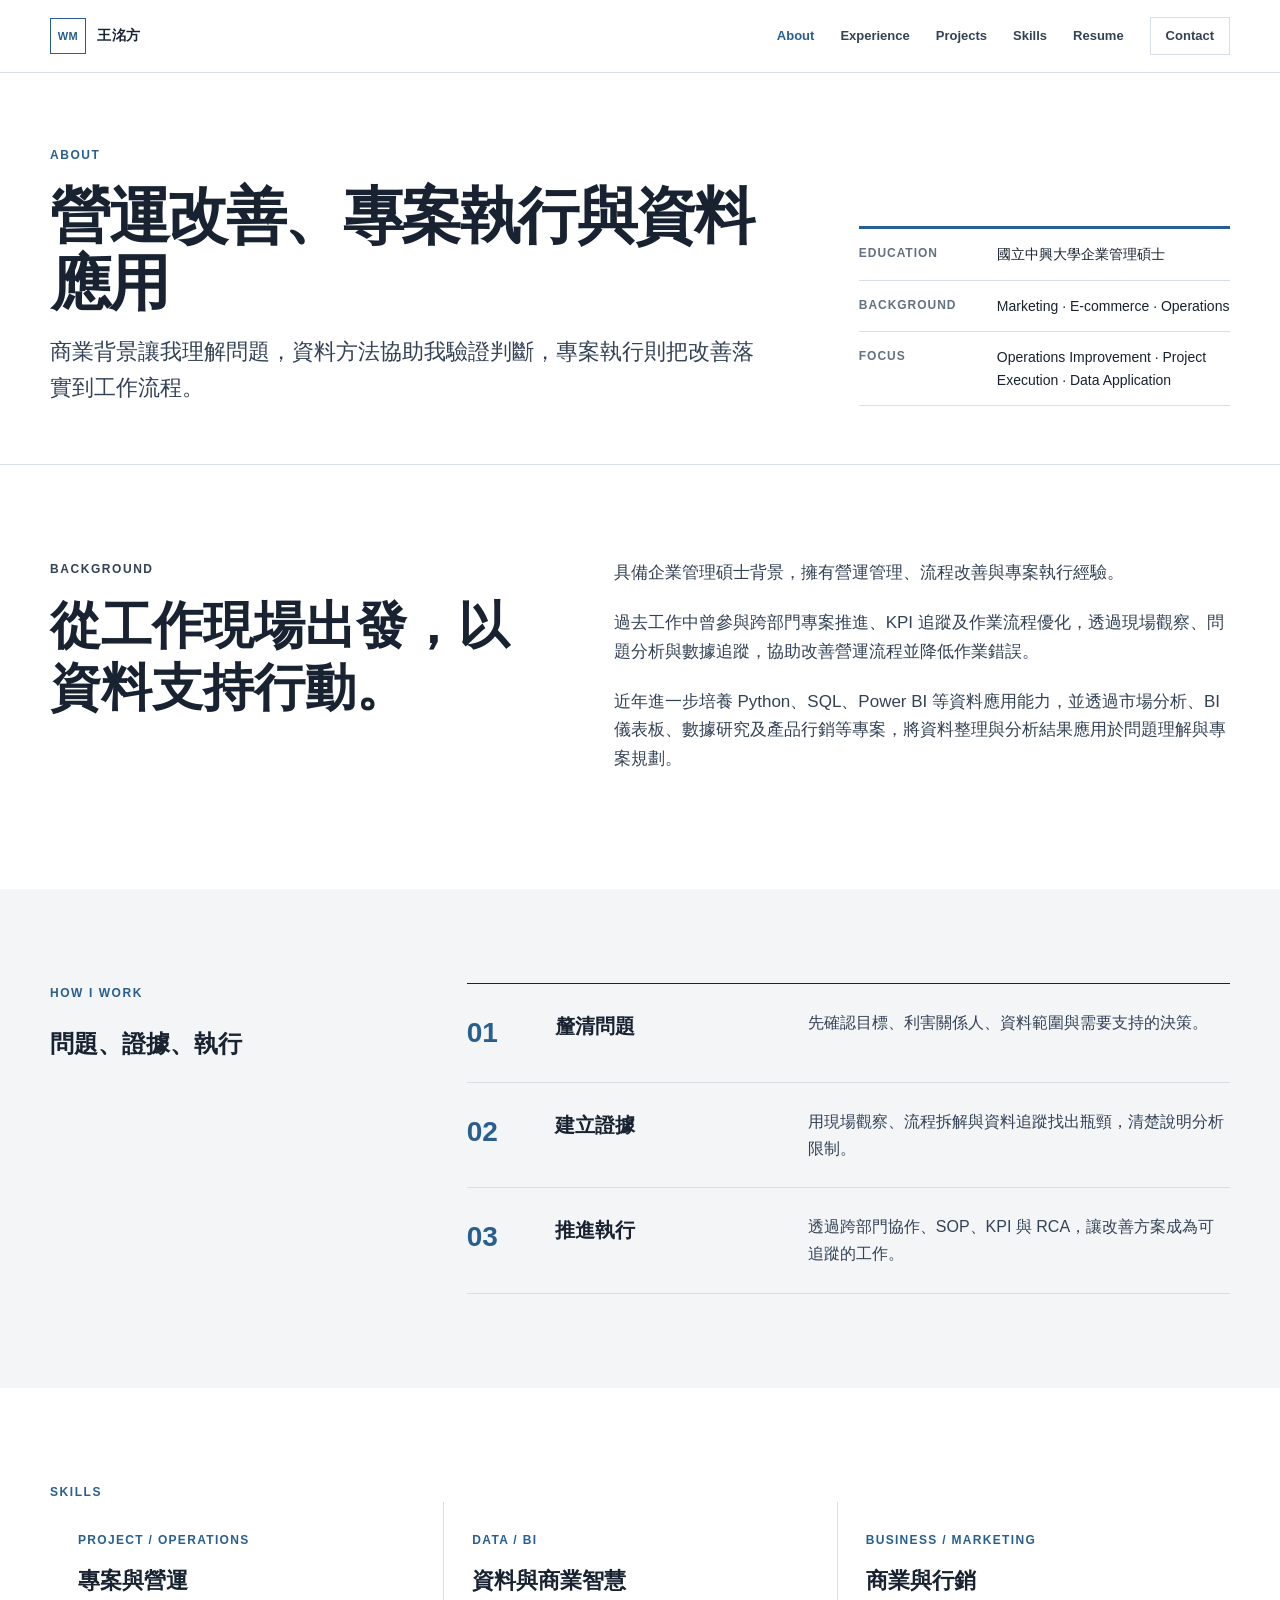
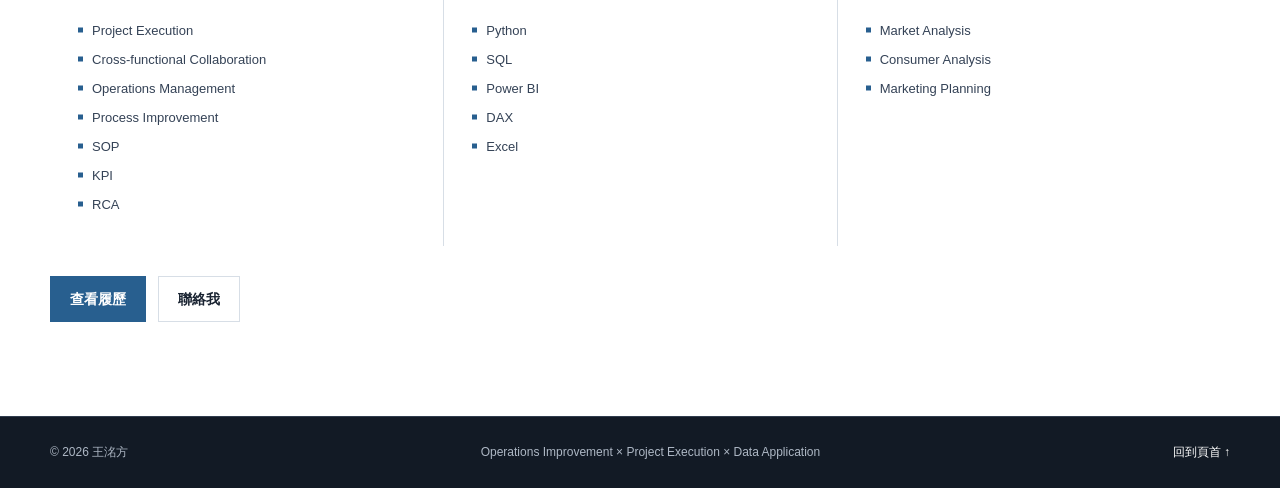
<file: about.html>
<!DOCTYPE html>
<html lang="zh-Hant">
<head>
  <meta charset="utf-8">
  <meta name="viewport" content="width=device-width, initial-scale=1">
  <title>About｜王洺方</title>
  <meta name="description" content="王洺方的背景與工作方法：營運改善、專案執行與資料應用。">
  <link rel="canonical" href="https://minnggy.github.io/about.html">
  <link rel="icon" href="assets/images/favicon.svg" type="image/svg+xml">
  <link rel="stylesheet" href="assets/css/site.css">
</head>
<body>
  <a class="skip-link" href="#main">跳至主要內容</a>
  <header class="site-header">
    <div class="nav-shell">
      <a class="brand" href="index.html" aria-label="王洺方個人網站首頁"><span class="brand-mark" aria-hidden="true">WM</span><span>王洺方</span></a>
      <button class="menu-button" type="button" aria-label="開啟導覽選單" aria-expanded="false" aria-controls="site-navigation" data-menu-button><span></span></button>
      <nav class="site-nav" id="site-navigation" aria-label="主要導覽" data-site-nav data-open="false">
        <a href="index.html#about" aria-current="page">About</a>
        <a href="index.html#experience">Experience</a>
        <a href="index.html#projects">Projects</a>
        <a href="index.html#skills">Skills</a>
        <a href="resume.html">Resume</a>
        <a class="nav-contact" href="index.html#contact">Contact</a>
      </nav>
    </div>
  </header>

  <main id="main">
    <section class="case-hero">
      <div class="container case-hero-grid">
        <div>
          <p class="case-tag">About</p>
          <h1>營運改善、專案執行與資料應用</h1>
          <p class="case-lead">商業背景讓我理解問題，資料方法協助我驗證判斷，專案執行則把改善落實到工作流程。</p>
        </div>
        <dl class="case-meta">
          <div><dt>Education</dt><dd>國立中興大學企業管理碩士</dd></div>
          <div><dt>Background</dt><dd>Marketing · E-commerce · Operations</dd></div>
          <div><dt>Focus</dt><dd>Operations Improvement · Project Execution · Data Application</dd></div>
        </dl>
      </div>
    </section>

    <section class="case-section section-white">
      <div class="container about-grid">
        <div class="about-copy">
          <p class="section-label">Background</p>
          <h2>從工作現場出發，以資料支持行動。</h2>
        </div>
        <div class="about-text">
          <p>具備企業管理碩士背景，擁有營運管理、流程改善與專案執行經驗。</p>
          <p>過去工作中曾參與跨部門專案推進、KPI 追蹤及作業流程優化，透過現場觀察、問題分析與數據追蹤，協助改善營運流程並降低作業錯誤。</p>
          <p>近年進一步培養 Python、SQL、Power BI 等資料應用能力，並透過市場分析、BI 儀表板、數據研究及產品行銷等專案，將資料整理與分析結果應用於問題理解與專案規劃。</p>
        </div>
      </div>
    </section>

    <section class="case-section">
      <div class="container case-two">
        <div>
          <p class="section-label">How I Work</p>
          <h2>問題、證據、執行</h2>
        </div>
        <div class="insight-list">
          <article class="insight-row"><span class="insight-grade">01</span><h3>釐清問題</h3><p>先確認目標、利害關係人、資料範圍與需要支持的決策。</p></article>
          <article class="insight-row"><span class="insight-grade">02</span><h3>建立證據</h3><p>用現場觀察、流程拆解與資料追蹤找出瓶頸，清楚說明分析限制。</p></article>
          <article class="insight-row"><span class="insight-grade">03</span><h3>推進執行</h3><p>透過跨部門協作、SOP、KPI 與 RCA，讓改善方案成為可追蹤的工作。</p></article>
        </div>
      </div>
    </section>

    <section class="case-section section-white">
      <div class="container">
        <p class="section-label">Skills</p>
        <div class="skills-grid">
          <article class="skills-panel"><p>PROJECT / OPERATIONS</p><h3>專案與營運</h3><ul><li>Project Execution</li><li>Cross-functional Collaboration</li><li>Operations Management</li><li>Process Improvement</li><li>SOP</li><li>KPI</li><li>RCA</li></ul></article>
          <article class="skills-panel"><p>DATA / BI</p><h3>資料與商業智慧</h3><ul><li>Python</li><li>SQL</li><li>Power BI</li><li>DAX</li><li>Excel</li></ul></article>
          <article class="skills-panel"><p>BUSINESS / MARKETING</p><h3>商業與行銷</h3><ul><li>Market Analysis</li><li>Consumer Analysis</li><li>Marketing Planning</li></ul></article>
        </div>
        <div class="case-actions"><a class="button" href="resume.html">查看履歷</a><a class="button button-secondary" href="mailto:abec52043@gmail.com">聯絡我</a></div>
      </div>
    </section>
  </main>

  <footer class="site-footer"><div class="container footer-row"><span>© <span data-current-year>2026</span> 王洺方</span><span>Operations Improvement × Project Execution × Data Application</span><a href="#main">回到頁首 ↑</a></div></footer>
  <script src="assets/js/site.js" defer></script>
</body>
</html>
</file>
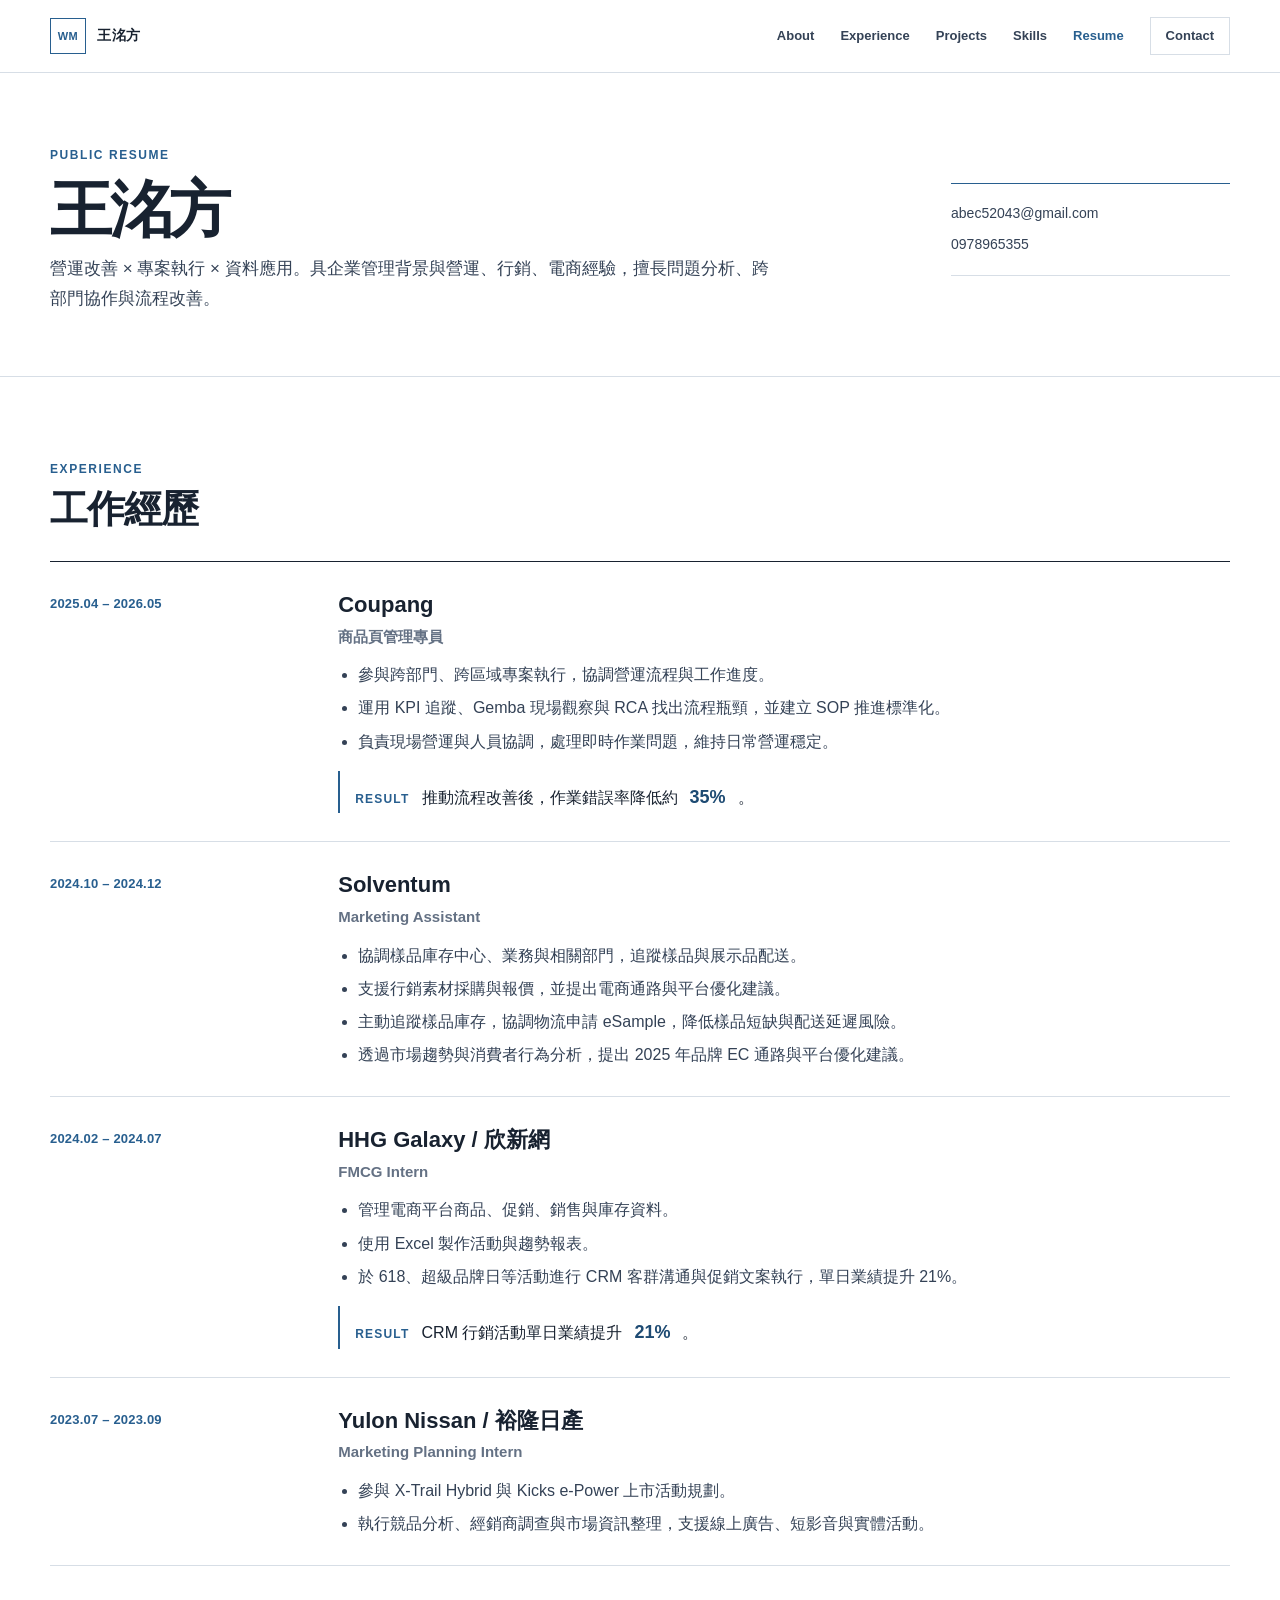
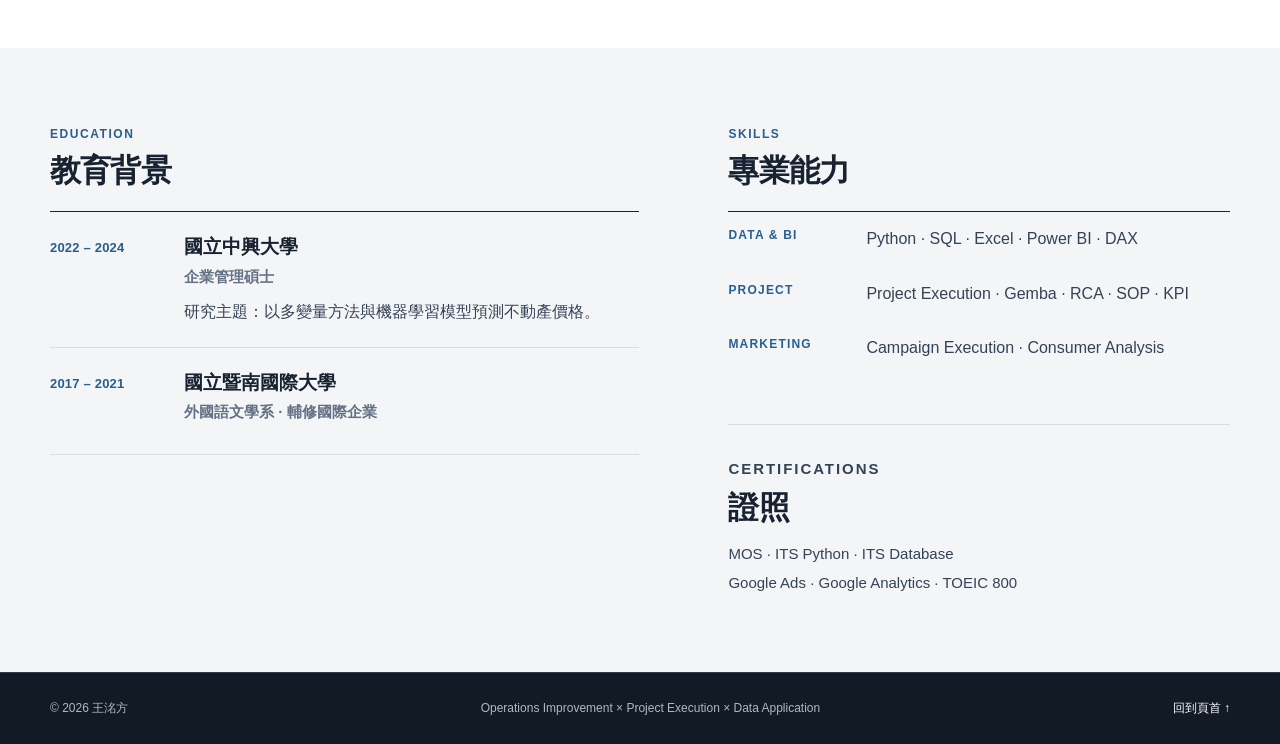
<file: resume.html>
<!DOCTYPE html>
<html lang="zh-Hant">
<head>
  <meta charset="utf-8"><meta name="viewport" content="width=device-width, initial-scale=1">
  <title>Resume｜王洺方</title>
  <meta name="description" content="王洺方的公開版履歷：營運改善、專案執行、資料應用、商業分析與行銷。">
  <link rel="canonical" href="https://minnggy.github.io/resume.html"><link rel="icon" href="assets/images/favicon.svg" type="image/svg+xml"><link rel="stylesheet" href="assets/css/site.css">
</head>
<body class="resume-page">
  <a class="skip-link" href="#main">跳至主要內容</a>
  <header class="site-header"><div class="nav-shell"><a class="brand" href="index.html" aria-label="王洺方個人網站首頁"><span class="brand-mark" aria-hidden="true">WM</span><span>王洺方</span></a><button class="menu-button" type="button" aria-label="開啟導覽選單" aria-expanded="false" aria-controls="site-navigation" data-menu-button><span></span></button><nav class="site-nav" id="site-navigation" aria-label="主要導覽" data-site-nav data-open="false"><a href="index.html#about">About</a><a href="index.html#experience">Experience</a><a href="index.html#projects">Projects</a><a href="index.html#skills">Skills</a><a href="resume.html" aria-current="page">Resume</a><a class="nav-contact" href="index.html#contact">Contact</a></nav></div></header>
  <main id="main">
    <section class="resume-hero">
      <div class="container resume-title">
        <div>
          <p class="case-tag">Public Resume</p>
          <h1>王洺方</h1>
          <p class="resume-position">營運改善 × 專案執行 × 資料應用。具企業管理背景與營運、行銷、電商經驗，擅長問題分析、跨部門協作與流程改善。</p>
        </div>
        <div class="resume-contact" aria-label="聯絡資訊">
          <a href="mailto:abec52043@gmail.com">abec52043@gmail.com</a>
          <a href="tel:+886978965355">0978965355</a>
        </div>
      </div>
    </section>

    <section class="resume-section resume-experience section-white" aria-labelledby="resume-experience-title">
      <div class="container">
        <header class="resume-section-heading">
          <p class="section-label">Experience</p>
          <h2 id="resume-experience-title">工作經歷</h2>
        </header>
        <div class="timeline timeline-experience">
          <article class="timeline-item">
            <time>2025.04 – 2026.05</time>
            <div>
              <h3>Coupang</h3>
              <h4>商品頁管理專員</h4>
              <ul>
                <li>參與跨部門、跨區域專案執行，協調營運流程與工作進度。</li>
                <li>運用 KPI 追蹤、Gemba 現場觀察與 RCA 找出流程瓶頸，並建立 SOP 推進標準化。</li>
                <li>負責現場營運與人員協調，處理即時作業問題，維持日常營運穩定。</li>
              </ul>
              <p class="timeline-result"><span>Result</span>推動流程改善後，作業錯誤率降低約 <strong>35%</strong>。</p>
            </div>
          </article>
          <article class="timeline-item">
            <time>2024.10 – 2024.12</time>
            <div>
              <h3>Solventum</h3>
              <h4>Marketing Assistant</h4>
              <ul>
                <li>協調樣品庫存中心、業務與相關部門，追蹤樣品與展示品配送。</li>
                <li>支援行銷素材採購與報價，並提出電商通路與平台優化建議。</li>
                <li>主動追蹤樣品庫存，協調物流申請 eSample，降低樣品短缺與配送延遲風險。</li>
                <li>透過市場趨勢與消費者行為分析，提出 2025 年品牌 EC 通路與平台優化建議。</li>
              </ul>
            </div>
          </article>
          <article class="timeline-item">
            <time>2024.02 – 2024.07</time>
            <div>
              <h3>HHG Galaxy / 欣新網</h3>
              <h4>FMCG Intern</h4>
              <ul>
                <li>管理電商平台商品、促銷、銷售與庫存資料。</li>
                <li>使用 Excel 製作活動與趨勢報表。</li>
                <li>於 618、超級品牌日等活動進行 CRM 客群溝通與促銷文案執行，單日業績提升 21%。</li>
              </ul>
              <p class="timeline-result"><span>Result</span>CRM 行銷活動單日業績提升 <strong>21%</strong>。</p>
            </div>
          </article>
          <article class="timeline-item">
            <time>2023.07 – 2023.09</time>
            <div>
              <h3>Yulon Nissan / 裕隆日產</h3>
              <h4>Marketing Planning Intern</h4>
              <ul>
                <li>參與 X-Trail Hybrid 與 Kicks e-Power 上市活動規劃。</li>
                <li>執行競品分析、經銷商調查與市場資訊整理，支援線上廣告、短影音與實體活動。</li>
              </ul>
            </div>
          </article>
        </div>
      </div>
    </section>

    <section class="resume-section resume-secondary">
      <div class="container resume-secondary-grid">
        <section aria-labelledby="resume-education-title">
          <header class="resume-section-heading resume-section-heading-compact">
            <p class="section-label">Education</p>
            <h2 id="resume-education-title">教育背景</h2>
          </header>
          <div class="timeline timeline-education">
            <article class="timeline-item">
              <time>2022 – 2024</time>
              <div>
                <h3>國立中興大學</h3>
                <h4>企業管理碩士</h4>
                <p>研究主題：以多變量方法與機器學習模型預測不動產價格。</p>
              </div>
            </article>
            <article class="timeline-item">
              <time>2017 – 2021</time>
              <div>
                <h3>國立暨南國際大學</h3>
                <h4>外國語文學系 · 輔修國際企業</h4>
              </div>
            </article>
          </div>
        </section>

        <div class="resume-qualifications">
          <section aria-labelledby="resume-skills-title">
            <header class="resume-section-heading resume-section-heading-compact">
              <p class="section-label">Skills</p>
              <h2 id="resume-skills-title">專業能力</h2>
            </header>
            <div class="skill-groups">
              <div class="skill-group"><h3>DATA &amp; BI</h3><p>Python · SQL · Excel · Power BI · DAX</p></div>
              <div class="skill-group"><h3>PROJECT</h3><p>Project Execution · Gemba · RCA · SOP · KPI</p></div>
              <div class="skill-group"><h3>MARKETING</h3><p>Campaign Execution · Consumer Analysis</p></div>
            </div>
          </section>

          <section class="resume-certifications" aria-labelledby="resume-certifications-title">
            <header class="resume-section-heading resume-section-heading-compact">
              <p class="section-label">Certifications</p>
              <h2 id="resume-certifications-title">證照</h2>
            </header>
            <p>MOS · ITS Python · ITS Database</p>
            <p>Google Ads · Google Analytics · TOEIC 800</p>
          </section>
        </div>
      </div>
    </section>
  </main><footer class="site-footer"><div class="container footer-row"><span>© <span data-current-year>2026</span> 王洺方</span><span>Operations Improvement × Project Execution × Data Application</span><a href="#main">回到頁首 ↑</a></div></footer><script src="assets/js/site.js" defer></script>
</body></html>
</file>
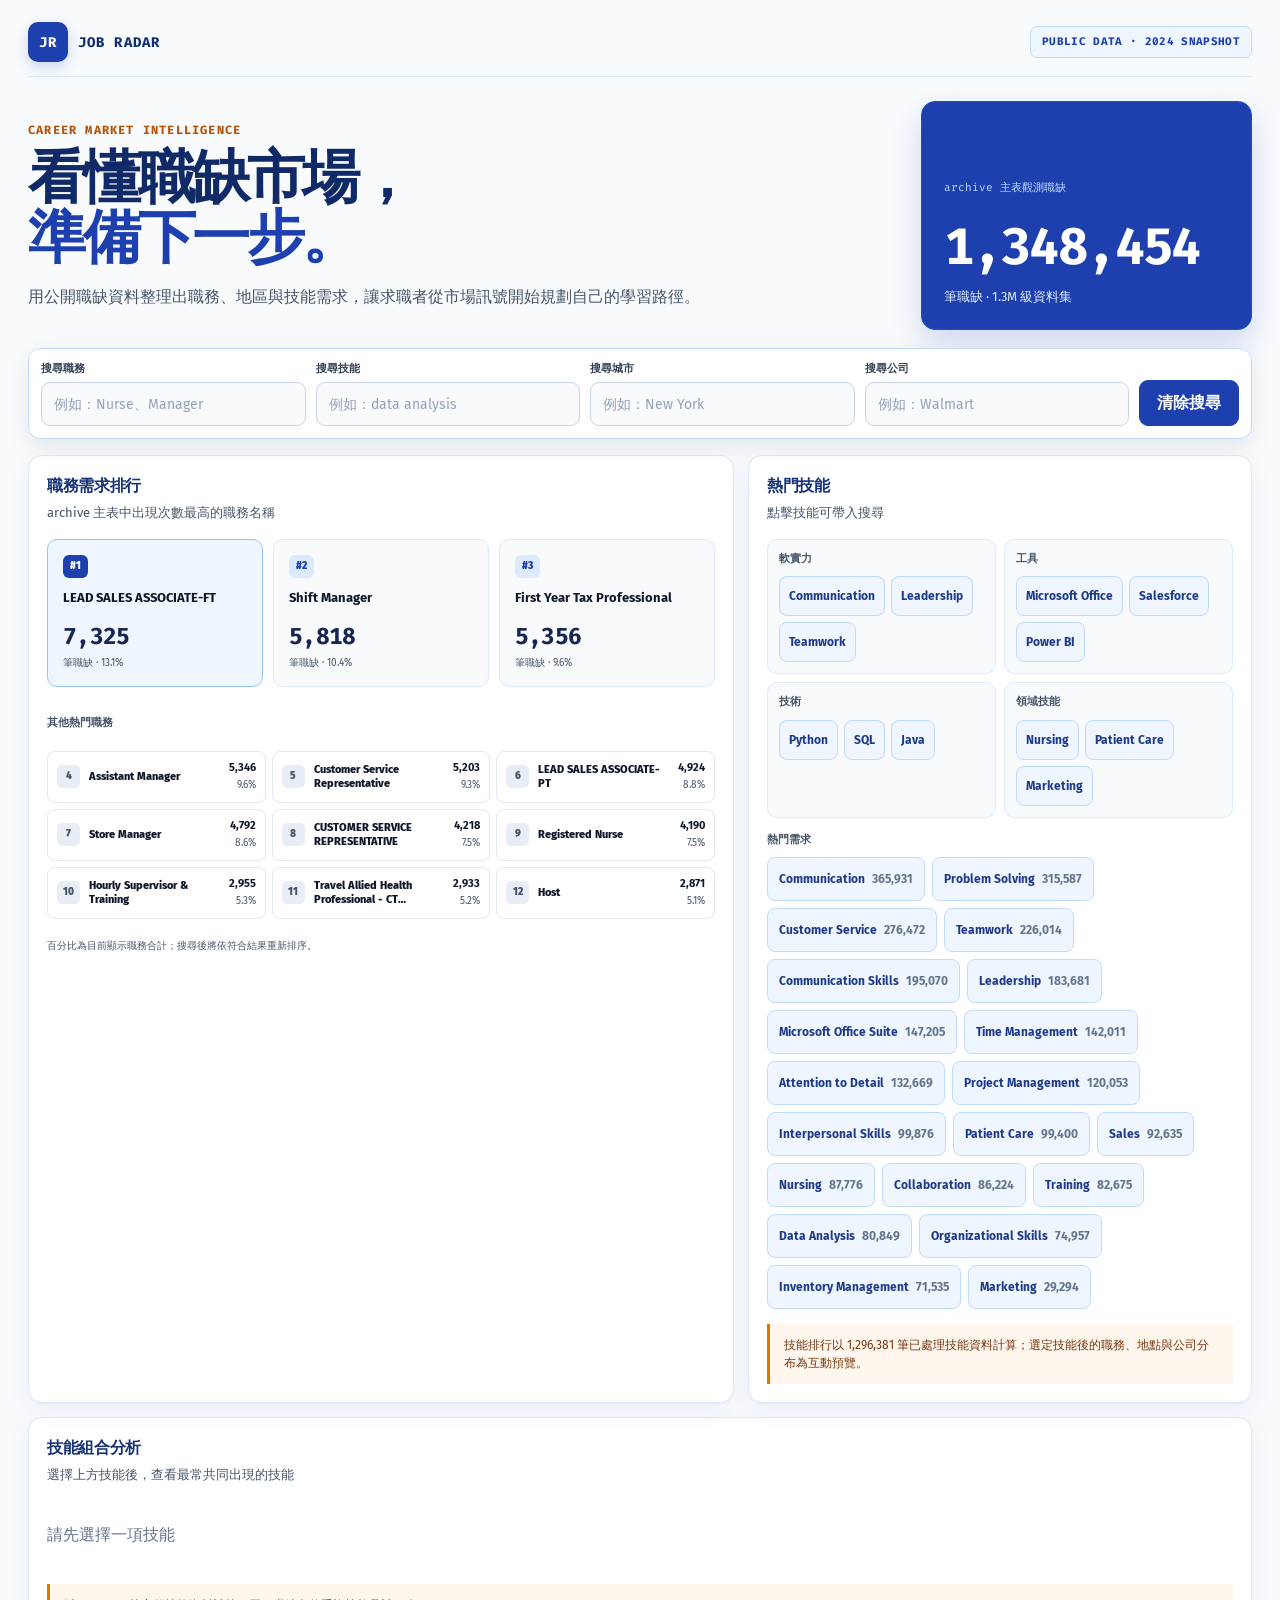
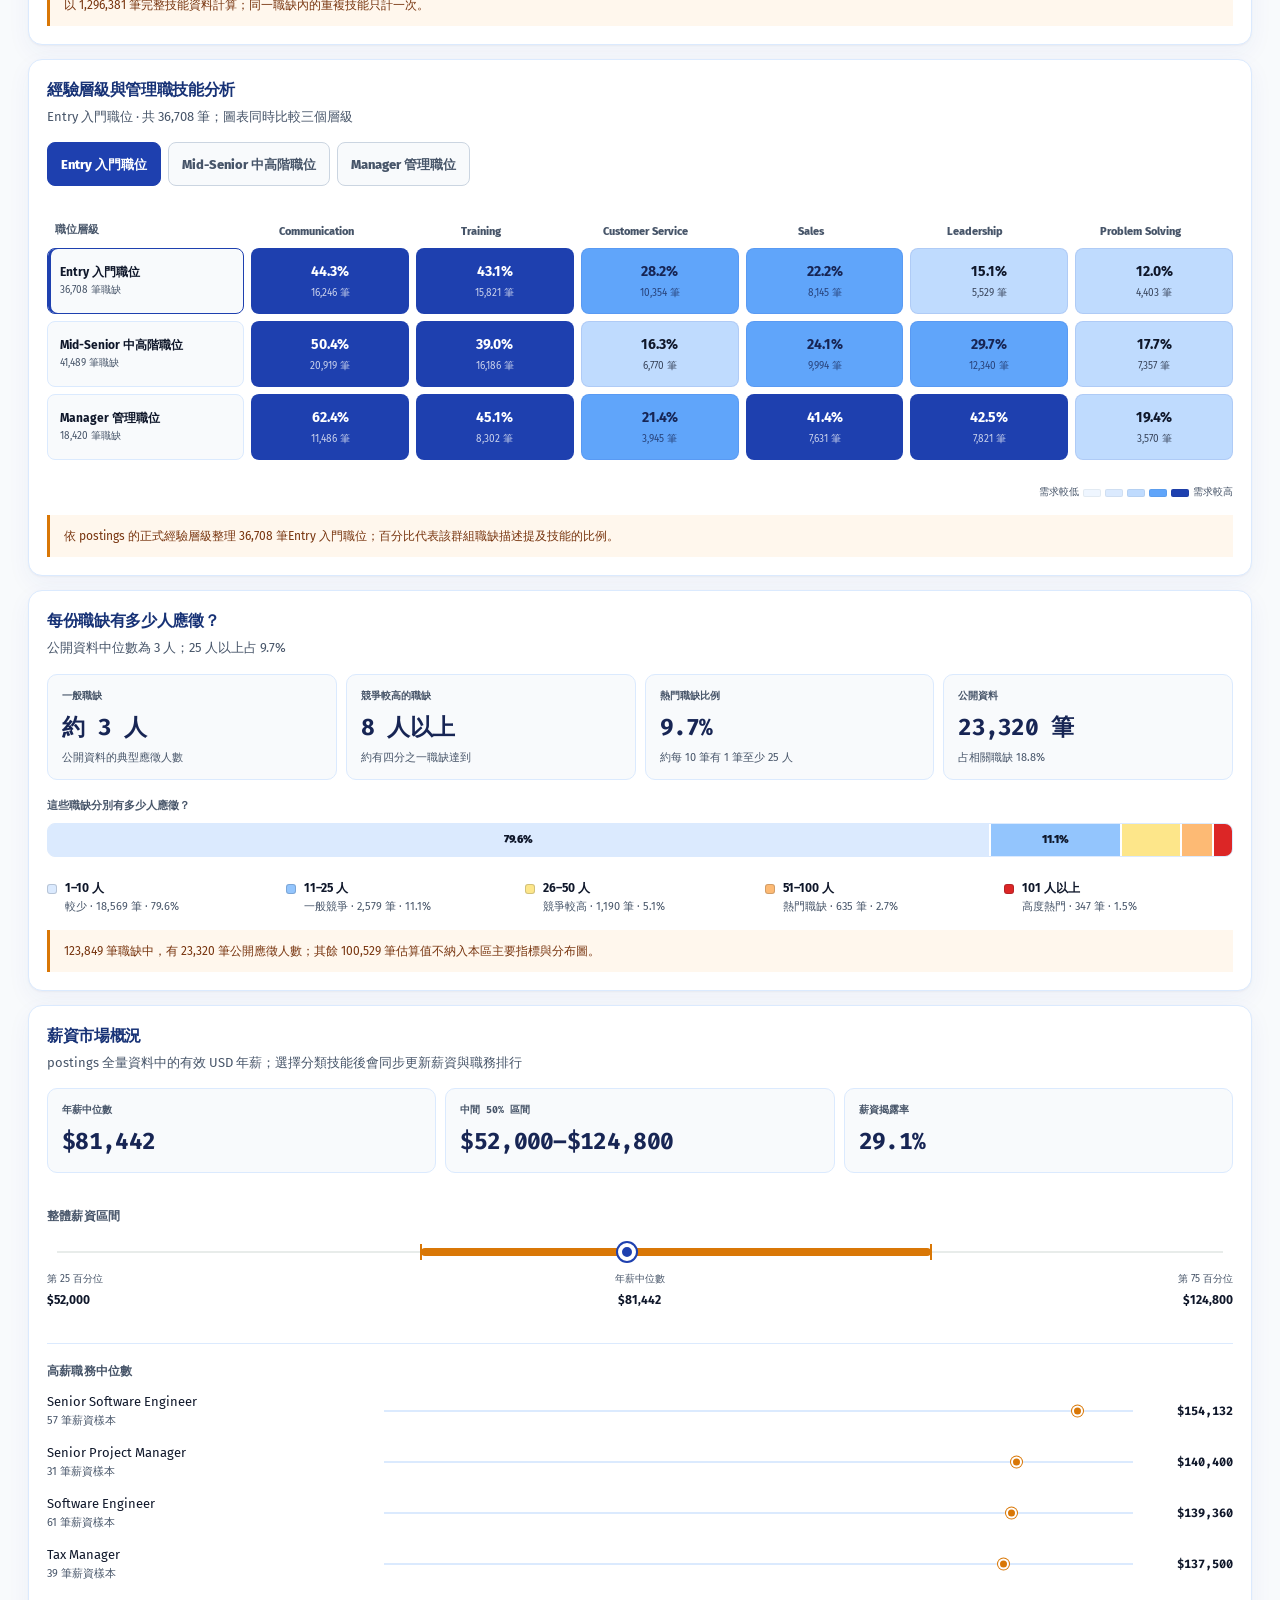
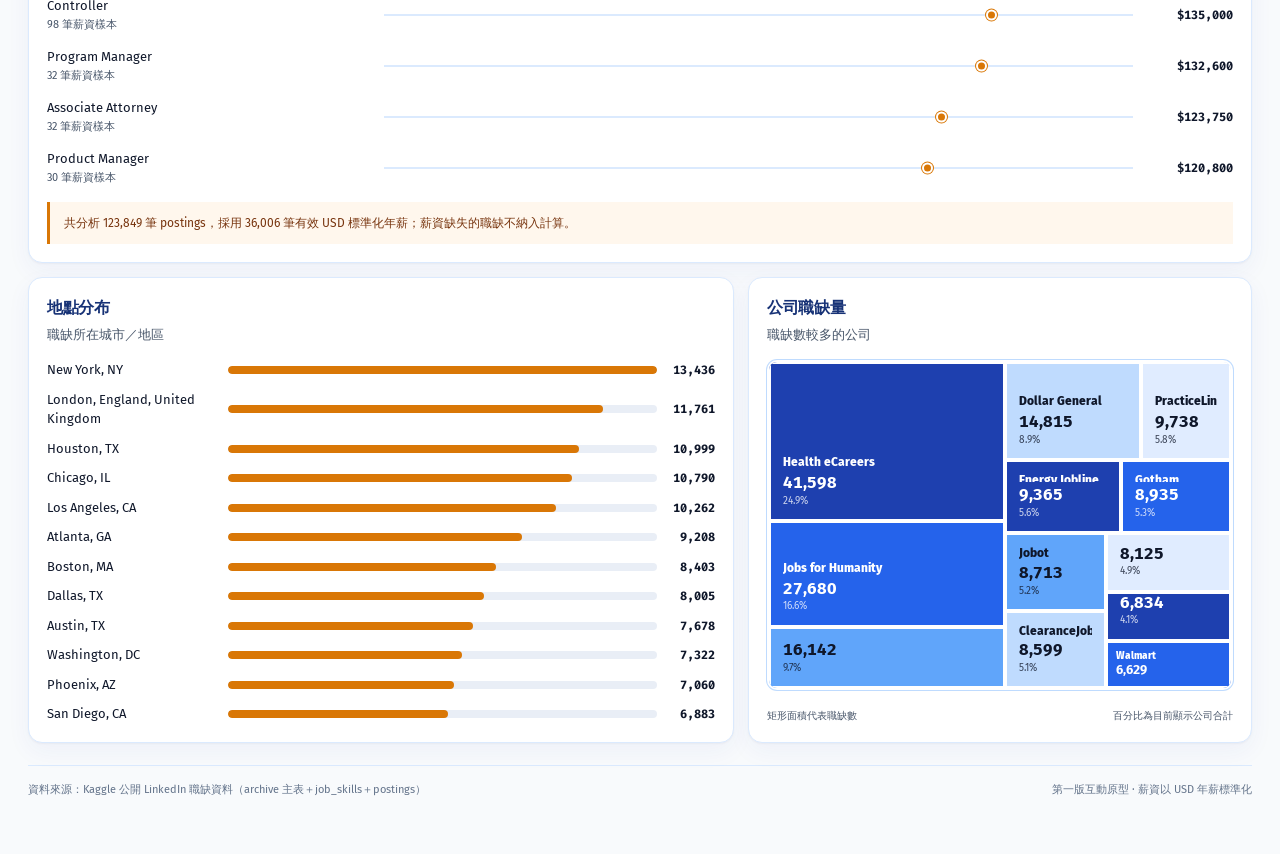
<file: crawler/job-radar-p0-final.html>
<!DOCTYPE html><html lang="zh-Hant"><head><meta charset="utf-8"><meta name="viewport" content="width=device-width,initial-scale=1"><title>職缺雷達｜技能需求與市場洞察</title><link rel="icon" href="../assets/images/favicon.svg" type="image/svg+xml"><style>
:root{--ink:#17252a;--muted:#6b7b80;--paper:#f5f7f5;--card:#fff;--line:#dfe7e3;--teal:#0f766e;--teal2:#34a89b;--coral:#e76f51;--gold:#e9c46a;--shadow:0 18px 45px rgba(27,62,56,.08)}
*{box-sizing:border-box}body{margin:0;background:var(--paper);color:var(--ink);font-family:Inter,ui-sans-serif,system-ui,-apple-system,"Noto Sans TC",sans-serif}button,select,input{font:inherit}.shell{max-width:1240px;margin:auto;padding:28px 24px 60px}.topbar{display:flex;justify-content:space-between;align-items:center;margin-bottom:42px}.brand{display:flex;align-items:center;gap:12px;font-weight:800;letter-spacing:.04em}.mark{width:38px;height:38px;border-radius:13px;background:var(--teal);display:grid;place-items:center;color:#fff;font-weight:900}.tag{font-size:12px;color:var(--teal);font-weight:800;background:#ddf3ee;border-radius:999px;padding:7px 11px}.hero{display:grid;grid-template-columns:1.1fr .9fr;gap:28px;align-items:end;margin-bottom:28px}.eyebrow{color:var(--coral);font-size:13px;font-weight:800;letter-spacing:.12em;text-transform:uppercase}.hero h1{font-family:Georgia,serif;font-size:clamp(38px,5vw,68px);line-height:.98;letter-spacing:-.05em;margin:12px 0 18px;max-width:700px}.hero p{color:var(--muted);font-size:17px;line-height:1.6;max-width:660px}.hero-card{background:var(--ink);color:#fff;border-radius:24px;padding:24px;box-shadow:var(--shadow)}.hero-card small{color:#a9c4be}.hero-card strong{font-size:42px;display:block;margin-top:8px}.filters{background:var(--card);border:1px solid var(--line);border-radius:18px;padding:16px;display:grid;grid-template-columns:repeat(4,minmax(0,1fr)) auto;gap:12px;align-items:end;box-shadow:var(--shadow);margin-bottom:22px}.filter-field{display:grid;gap:6px}.filter-field label{font-size:12px;color:var(--muted);font-weight:750}.filters input{width:100%;min-width:0;border:1px solid var(--line);background:#fbfdfc;border-radius:10px;padding:11px 12px;color:var(--ink)}.filters input:focus{outline:2px solid rgba(15,118,110,.18);border-color:var(--teal)}.filters button{border:0;border-radius:10px;padding:11px 16px;background:var(--teal);color:#fff;font-weight:800;cursor:pointer;white-space:nowrap}.grid{display:grid;grid-template-columns:repeat(4,1fr);gap:14px;margin-bottom:22px}.kpi{background:var(--card);border:1px solid var(--line);border-radius:16px;padding:18px}.kpi-label{font-size:12px;color:var(--muted);font-weight:700}.kpi-value{font-size:28px;font-weight:850;margin-top:8px}.section-grid{display:grid;grid-template-columns:1.15fr .85fr;gap:18px;margin-bottom:18px}.card{background:var(--card);border:1px solid var(--line);border-radius:18px;padding:20px;box-shadow:var(--shadow)}.card h2{font-size:17px;margin:0 0 5px}.sub{color:var(--muted);font-size:13px;margin:0 0 18px}.bars{display:grid;gap:12px}.bar-row{display:grid;grid-template-columns:minmax(130px,1.2fr) 3fr 48px;gap:10px;align-items:center;font-size:13px}.bar-bg{height:10px;background:#edf2ef;border-radius:99px;overflow:hidden}.bar{height:100%;background:linear-gradient(90deg,var(--teal),var(--teal2));border-radius:99px}.bar.coral{background:linear-gradient(90deg,var(--coral),var(--gold))}.bar-row b{text-align:right;font-size:12px}.chips{display:flex;flex-wrap:wrap;gap:9px}.skill-categories{display:grid;grid-template-columns:repeat(2,minmax(0,1fr));gap:10px;margin-bottom:16px}.skill-category{padding:12px;border:1px solid var(--line);border-radius:12px;background:#fbfdfc}.skill-category h3{margin:0 0 9px;font-size:12px;color:var(--muted)}.skill-category .chips{gap:6px}.skill-divider{font-size:12px;color:var(--muted);font-weight:750;margin:0 0 9px}.chip{padding:9px 11px;background:#e8f6f2;color:#14635b;border:0;border-radius:11px;font-size:13px;font-weight:750;cursor:pointer}.skill-category .chip{padding:7px 9px;font-size:12px}.chip span{color:#6e8d88;margin-left:4px}.note{margin-top:18px;padding:12px 14px;border-left:3px solid var(--gold);background:#fff9e9;color:#6d5b24;font-size:12px;line-height:1.5}.footer{color:var(--muted);font-size:12px;margin-top:26px;display:flex;justify-content:space-between;gap:20px}.empty{color:var(--muted);padding:22px 0}@media(max-width:1040px){.filters{grid-template-columns:repeat(2,minmax(0,1fr))}.filters button{grid-column:span 2}}@media(max-width:880px){.hero,.section-grid{grid-template-columns:1fr}.grid{grid-template-columns:repeat(2,1fr)}}@media(max-width:560px){.shell{padding:20px 14px 40px}.topbar{margin-bottom:28px}.filters{grid-template-columns:1fr}.filters button{grid-column:auto}.grid{grid-template-columns:1fr 1fr}.skill-categories{grid-template-columns:1fr}.bar-row{grid-template-columns:110px 1fr 42px}.footer{flex-direction:column}}

</style><style>
.selected-summary,.combo-card,.experience-card,.competition-card,.salary-card{margin-bottom:18px}.selected-summary[hidden]{display:none}.selected-summary .eyebrow{margin-bottom:8px}.selected-summary p{margin:0;font-size:18px;font-weight:750;line-height:1.7}.experience-tabs{display:flex;flex-wrap:wrap;gap:8px;margin:0 0 20px}.experience-tab{border:1px solid var(--line);border-radius:999px;background:#fbfdfc;color:var(--muted);padding:9px 14px;font-weight:800;cursor:pointer}.experience-tab.active{border-color:var(--teal);background:var(--teal);color:#fff}.experience-card .bar-row{grid-template-columns:minmax(160px,1.2fr) 3fr 56px}.competition-summary{display:grid;grid-template-columns:repeat(4,minmax(0,1fr));gap:12px;margin:4px 0 22px}.competition-stat,.salary-stat{padding:14px 16px;border:1px solid var(--line);border-radius:13px;background:#fbfdfc}.competition-stat span,.salary-stat span{display:block;color:var(--muted);font-size:12px;font-weight:700;margin-bottom:7px}.competition-stat strong,.salary-stat strong{font-size:24px;letter-spacing:-.03em}.competition-stat small{display:block;color:var(--muted);font-size:11px;line-height:1.4;margin-top:6px}.competition-card .bar-row{grid-template-columns:minmax(160px,1.2fr) 3fr 48px}.salary-summary{display:grid;grid-template-columns:repeat(3,minmax(0,1fr));gap:12px;margin:4px 0 22px}.salary-bars{display:grid;gap:12px}.salary-row{display:grid;grid-template-columns:minmax(205px,1.3fr) 3fr 88px;gap:12px;align-items:center;font-size:13px}.salary-title{display:grid;gap:2px}.salary-title small{color:var(--muted);font-size:11px}.salary-bar-bg{height:10px;background:#f1eeeb;border-radius:99px;overflow:hidden}.salary-bar{height:100%;background:var(--coral);border-radius:99px}.salary-row b{text-align:right;font-size:12px}@media(max-width:760px){.competition-summary{grid-template-columns:repeat(2,minmax(0,1fr))}}@media(max-width:560px){.competition-summary,.salary-summary{grid-template-columns:1fr}.experience-card .bar-row,.competition-card .bar-row{grid-template-columns:130px 1fr 46px}.salary-row{grid-template-columns:135px 1fr 78px}}
</style><style>
.chart-label{margin:0 0 12px;color:var(--muted);font-size:12px;font-weight:800;letter-spacing:.02em}
.competition-stack{display:flex;width:100%;height:36px;overflow:hidden;border:1px solid var(--line);border-radius:10px;background:#edf2ef}
.competition-segment{position:relative;min-width:0;height:100%;border-right:2px solid #fff;transition:width .25s ease}
.competition-segment:last-child{border-right:0}.competition-segment span{position:absolute;inset:0;display:grid;place-items:center;color:var(--ink);font-size:11px;font-weight:850;white-space:nowrap}
.comp-1{background:#dce9e5}.comp-2{background:#a9d1c8}.comp-3{background:#e7d38f}.comp-4{background:#e9a474}.comp-5{background:#dc745d}
.competition-legend{display:grid;grid-template-columns:repeat(5,minmax(0,1fr));gap:10px;margin-top:14px}
.competition-legend-item{display:flex;align-items:flex-start;gap:8px;min-width:0}.competition-legend-item>i{flex:0 0 10px;width:10px;height:10px;margin-top:3px;border:1px solid rgba(23,37,42,.12);border-radius:3px}
.competition-legend-item span{display:grid;min-width:0;gap:3px}.competition-legend-item strong{font-size:11px;line-height:1.3}.competition-legend-item small{color:var(--muted);font-size:10px;line-height:1.35}
.heatmap-scroll{overflow-x:auto;padding:1px 0 7px}.experience-heatmap{display:grid;grid-template-columns:minmax(145px,1.25fr) repeat(var(--heat-cols),minmax(105px,1fr));gap:7px;min-width:max-content}
.heatmap-corner,.heatmap-col-label{display:flex;align-items:flex-end;min-height:38px;padding:0 8px 3px;color:var(--muted);font-size:11px;font-weight:800}
.heatmap-col-label{justify-content:center;max-width:130px;text-align:center;line-height:1.25}
.heatmap-row-label{display:grid;align-content:center;gap:3px;min-height:66px;padding:10px 12px;border:1px solid var(--line);border-radius:9px;background:#fbfdfc}
.heatmap-row-label.is-active{border-color:var(--teal);box-shadow:inset 3px 0 var(--teal)}.heatmap-row-label strong{font-size:12px;line-height:1.3}.heatmap-row-label small{color:var(--muted);font-size:10px}
.heatmap-cell{display:grid;align-content:center;justify-items:center;gap:4px;min-height:66px;padding:8px;border:1px solid rgba(23,37,42,.08);border-radius:9px;color:var(--ink);text-align:center}
.heatmap-cell strong{font-size:14px}.heatmap-cell small{font-size:9px;opacity:.76}.heatmap-cell.is-empty{background:#f3f5f4;color:#87938f}
.heat-1{background:#edf6f3}.heat-2{background:#d6ebe5}.heat-3{background:#add8ce}.heat-4{background:#68b3a5}.heat-5{background:#278d82;color:#fff}
.heatmap-scale{display:flex;align-items:center;justify-content:flex-end;gap:4px;margin-top:8px;color:var(--muted);font-size:10px}.heatmap-scale i{width:18px;height:8px;border:1px solid rgba(23,37,42,.06);border-radius:2px}
.salary-interval{padding:16px 0 22px}.salary-interval-axis{position:relative;height:30px;margin:0 10px}.salary-interval-axis:before{content:"";position:absolute;left:0;right:0;top:14px;height:2px;background:#e8ecea}
.salary-range-line{position:absolute;top:11px;height:8px;border-radius:99px;background:var(--coral)}.salary-range-cap{position:absolute;top:7px;width:2px;height:16px;background:var(--coral);transform:translateX(-1px)}
.salary-median-dot{position:absolute;top:6px;width:18px;height:18px;border:4px solid #fff;border-radius:50%;background:var(--teal);box-shadow:0 0 0 2px var(--teal);transform:translateX(-9px)}
.salary-interval-values{display:grid;grid-template-columns:repeat(3,minmax(0,1fr));gap:10px;margin-top:5px}.salary-interval-values span{display:grid;gap:4px}.salary-interval-values span:nth-child(2){text-align:center}.salary-interval-values span:last-child{text-align:right}
.salary-interval-values small{color:var(--muted);font-size:10px}.salary-interval-values strong{font-size:12px}
.salary-dot-section{padding-top:18px;border-top:1px solid var(--line)}.salary-dot-list{display:grid;gap:13px}.salary-dot-row{display:grid;grid-template-columns:minmax(205px,1.3fr) 3fr 88px;gap:12px;align-items:center;font-size:13px}
.salary-dot-track{position:relative;height:2px;background:#e4eae7}.salary-dot-track i{position:absolute;top:50%;width:11px;height:11px;border:2px solid #fff;border-radius:50%;background:var(--coral);box-shadow:0 0 0 1px var(--coral);transform:translate(-5px,-50%)}
.salary-dot-row b{text-align:right;font-size:12px}.salary-dot-row .salary-title{min-width:0}.salary-dot-row .salary-title>span{overflow:hidden;text-overflow:ellipsis;white-space:nowrap}
.skill-orbit{position:relative;height:480px;overflow:hidden;border:1px solid var(--line);border-radius:16px;background:#fbfdfc}
.skill-orbit-lines{position:absolute;inset:0;width:100%;height:100%;overflow:visible}.skill-orbit-lines line{stroke:#a9cec6;stroke-linecap:round;opacity:.82;vector-effect:non-scaling-stroke}
.skill-orbit-center,.skill-orbit-node{position:absolute;z-index:1;display:grid;align-content:center;justify-items:center;text-align:center;transform:translate(-50%,-50%)}
.skill-orbit-center{left:50%;top:48%;width:160px;min-height:92px;padding:15px;border-radius:18px;background:var(--ink);color:#fff;box-shadow:0 12px 28px rgba(23,37,42,.16)}
.skill-orbit-center small{color:#a9c4be;font-size:10px}.skill-orbit-center strong{max-width:100%;margin-top:6px;overflow-wrap:anywhere;font-size:18px;line-height:1.2}
.skill-orbit-node{min-height:76px;padding:10px;border:2px solid #bddbd4;border-radius:14px;background:#eef7f4;color:var(--ink);box-shadow:0 7px 18px rgba(23,37,42,.07)}
.skill-orbit-node.is-strongest{border-color:var(--teal);background:var(--teal);color:#fff}.skill-orbit-node span{max-width:100%;overflow-wrap:anywhere;font-size:11px;font-weight:800;line-height:1.2}.skill-orbit-node strong{margin-top:5px;font-size:15px}.skill-orbit-node small{margin-top:2px;color:var(--muted);font-size:9px}.skill-orbit-node.is-strongest small{color:#d9efea}
.skill-orbit-caption{display:flex;justify-content:space-between;gap:12px;margin-top:9px;color:var(--muted);font-size:10px;line-height:1.4}
.job-podium{display:grid;grid-template-columns:repeat(var(--podium-count),minmax(0,1fr));gap:10px}
.job-rank-card{position:relative;display:grid;align-content:space-between;min-width:0;min-height:148px;padding:15px;border:1px solid var(--line);border-radius:13px;background:#fbfdfc}
.job-rank-card.rank-1{border-color:#b9dcd4;background:#eef8f5}.job-rank-badge{width:max-content;padding:4px 7px;border-radius:7px;background:#e2efeb;color:var(--teal);font-size:10px;font-weight:900}.job-rank-card.rank-1 .job-rank-badge{background:var(--teal);color:#fff}
.job-rank-card h3{display:-webkit-box;overflow:hidden;margin:11px 0 12px;font-size:13px;line-height:1.35;-webkit-box-orient:vertical;-webkit-line-clamp:2}.job-rank-card>strong{font-size:23px;letter-spacing:-.03em}.job-rank-card>small{margin-top:3px;color:var(--muted);font-size:10px}
.job-ranking-label{margin:18px 0 9px;color:var(--muted);font-size:11px;font-weight:800}.job-ranking-list{display:grid;grid-template-columns:repeat(3,minmax(0,1fr));gap:7px}
.job-ranking-item{display:grid;grid-template-columns:24px minmax(0,1fr) auto;gap:8px;align-items:center;min-height:52px;padding:8px 9px;border:1px solid var(--line);border-radius:10px;background:#fff}
.job-ranking-number{display:grid;place-items:center;width:23px;height:23px;border-radius:7px;background:#edf2ef;color:var(--muted);font-size:10px;font-weight:850}.job-ranking-name{display:-webkit-box;overflow:hidden;font-size:10px;font-weight:720;line-height:1.25;-webkit-box-orient:vertical;-webkit-line-clamp:2}
.job-ranking-value{display:grid;justify-items:end;gap:2px}.job-ranking-value strong{font-size:11px}.job-ranking-value small{color:var(--muted);font-size:9px}.job-ranking-caption{margin-top:10px;color:var(--muted);font-size:10px;line-height:1.4}
.company-treemap{position:relative;width:100%;height:350px;overflow:hidden;border:2px solid #fff;border-radius:12px;background:#edf2ef;box-shadow:0 0 0 1px var(--line)}
.treemap-tile{position:absolute;display:grid;align-content:end;gap:3px;overflow:hidden;padding:12px;border:2px solid #fff;color:var(--ink);line-height:1.15}
.treemap-tile span{display:-webkit-box;overflow:hidden;font-size:12px;font-weight:800;-webkit-box-orient:vertical;-webkit-line-clamp:2}.treemap-tile strong{font-size:17px;font-variant-numeric:tabular-nums}.treemap-tile small{font-size:10px;opacity:.78}
.treemap-tile.is-compact{padding:8px}.treemap-tile.is-compact span{font-size:10px;-webkit-line-clamp:1}.treemap-tile.is-compact strong{font-size:13px}.treemap-tile.is-compact small{display:none}
.treemap-tile.tone-1{background:#176f68;color:#fff}.treemap-tile.tone-2{background:#3f9288;color:#fff}.treemap-tile.tone-3{background:#79b6ac}.treemap-tile.tone-4{background:#acd2ca}.treemap-tile.tone-5{background:#d7e8e4}
.treemap-caption{display:flex;justify-content:space-between;gap:12px;margin-top:9px;color:var(--muted);font-size:10px;line-height:1.4}
@media(max-width:900px){.competition-legend{grid-template-columns:repeat(3,minmax(0,1fr))}.job-ranking-list{grid-template-columns:repeat(2,minmax(0,1fr))}}
@media(max-width:700px){.skill-orbit{display:grid;grid-template-columns:repeat(2,minmax(0,1fr));height:auto;gap:8px;padding:8px;border:0;background:transparent}.skill-orbit-lines{display:none}.skill-orbit-center,.skill-orbit-node{position:static;width:auto!important;min-height:82px;transform:none}.skill-orbit-center{grid-column:1/-1;order:0}.skill-orbit-node{order:var(--mobile-order)}.skill-orbit-caption{flex-direction:column;gap:2px}}
@media(max-width:560px){.competition-stack{height:30px}.competition-legend{grid-template-columns:repeat(2,minmax(0,1fr))}.experience-heatmap{grid-template-columns:125px repeat(var(--heat-cols),95px)}.salary-interval-values{gap:5px}.salary-interval-values strong{font-size:10px}.salary-dot-row{grid-template-columns:135px 1fr 78px}.salary-dot-row .salary-title>span{font-size:11px}.job-podium{grid-template-columns:repeat(2,minmax(0,1fr))}.job-rank-card.rank-1{grid-column:1/-1}.job-rank-card{min-height:120px}.job-ranking-list{grid-template-columns:repeat(2,minmax(0,1fr))}.company-treemap{height:310px}.treemap-tile{padding:8px}.treemap-tile span{font-size:10px}.treemap-tile strong{font-size:14px}.treemap-caption{flex-direction:column;gap:2px}}
@media(max-width:390px){.skill-orbit,.job-podium,.job-ranking-list{grid-template-columns:1fr}.skill-orbit-center,.job-rank-card.rank-1{grid-column:auto}}
@media(prefers-reduced-motion:reduce){.competition-segment{transition:none}}
</style><style>
@import url('https://fonts.googleapis.com/css2?family=Fira+Code:wght@500;600;700&family=Fira+Sans:wght@400;500;600;700&display=swap');
:root{--ink:#0f172a;--muted:#475569;--paper:#f8fafc;--card:#fff;--line:#dbeafe;--teal:#1e40af;--teal2:#3b82f6;--coral:#d97706;--gold:#f59e0b;--shadow:0 1px 2px rgba(15,23,42,.04),0 8px 24px rgba(30,64,175,.05);--color-primary:#1e40af;--color-secondary:#3b82f6;--color-accent:#d97706;--color-muted:#e9eef6;--radius-card:14px;--radius-control:9px}
html{scroll-behavior:smooth}body{overflow-x:hidden;background:var(--paper);color:var(--ink);font-family:"Fira Sans","Noto Sans TC",ui-sans-serif,system-ui,-apple-system,sans-serif;font-size:16px;line-height:1.5}button,input{min-height:44px;scroll-margin-top:100px;touch-action:manipulation}button{cursor:pointer}button:active{filter:brightness(.94)}.skip-link{position:fixed;left:16px;top:12px;z-index:1000;transform:translateY(-160%);border-radius:8px;background:#0f172a;padding:10px 14px;color:#fff;font-weight:700;text-decoration:none;transition:transform .2s ease}.skip-link:focus{transform:translateY(0)}.shell{max-width:1400px;padding:22px 28px 56px}.topbar{margin-bottom:24px;padding-bottom:14px;border-bottom:1px solid var(--line)}.brand{gap:10px;color:#0f2f6f;font-family:"Fira Code","Noto Sans TC",monospace;font-size:14px;letter-spacing:.08em}.mark{width:40px;height:40px;border-radius:10px;background:var(--color-primary);box-shadow:0 5px 14px rgba(30,64,175,.2)}.tag{border:1px solid #bfdbfe;border-radius:7px;background:#eff6ff;color:#1e40af;font-family:"Fira Code",monospace;font-size:11px;letter-spacing:.03em}
.hero{grid-template-columns:minmax(0,1.45fr) minmax(280px,.55fr);gap:20px;align-items:stretch;margin-bottom:18px}.hero>div:first-child{display:grid;align-content:center;min-height:210px;padding:20px 0}.eyebrow{color:#b45309;font-family:"Fira Code","Noto Sans TC",monospace;font-size:12px;letter-spacing:.1em}.hero h1{max-width:820px;margin:10px 0 14px;color:#102a67;font-family:"Fira Code","Noto Sans TC",monospace;font-size:clamp(36px,4.5vw,62px);font-weight:700;line-height:1.04;letter-spacing:-.055em}.hero h1 em{color:var(--color-primary);font-style:normal}.hero p{max-width:720px;margin:0;color:var(--muted);font-size:16px;line-height:1.7}.hero-card{display:grid;align-content:end;min-height:210px;border:1px solid #1d4ed8;border-radius:var(--radius-card);background:#1e40af;padding:22px;box-shadow:0 14px 30px rgba(30,64,175,.18)}.hero-card small{color:#bfdbfe;font-family:"Fira Code","Noto Sans TC",monospace;font-size:11px}.hero-card strong{margin:12px 0 2px;font-family:"Fira Code",monospace;font-size:clamp(34px,4vw,52px);font-variant-numeric:tabular-nums;letter-spacing:-.05em}.hero-card span{color:#dbeafe;font-size:13px}
.filters{position:sticky;top:10px;z-index:20;grid-template-columns:repeat(4,minmax(0,1fr)) auto;gap:10px;margin-bottom:16px;border-color:#bfdbfe;border-radius:12px;padding:12px;background:rgba(255,255,255,.97);box-shadow:0 8px 24px rgba(15,23,42,.08);backdrop-filter:blur(12px)}.filter-field{gap:5px}.filter-field label{color:#334155;font-family:"Fira Code","Noto Sans TC",monospace;font-size:11px;font-weight:600}.filters input{border-color:#cbd5e1;border-radius:var(--radius-control);background:#f8fafc;padding:10px 12px;color:var(--ink);font-size:14px}.filters input::placeholder{color:#94a3b8}.filters input:hover{border-color:#93c5fd}.filters input:focus{border-color:var(--color-primary);outline:0;box-shadow:0 0 0 3px rgba(30,64,175,.14)}.filters button{border:1px solid var(--color-primary);border-radius:var(--radius-control);background:var(--color-primary);padding:10px 17px;color:#fff;font-weight:700;transition:background-color .2s ease,border-color .2s ease,box-shadow .2s ease}.filters button:hover{border-color:#1d4ed8;background:#1d4ed8;box-shadow:0 4px 12px rgba(30,64,175,.2)}
.section-grid{grid-template-columns:minmax(0,7fr) minmax(340px,5fr);gap:14px;margin-bottom:14px}.card{border-color:var(--line);border-radius:var(--radius-card);padding:18px;background:var(--card);box-shadow:var(--shadow)}.card h2{margin-bottom:5px;color:#173276;font-family:"Fira Code","Noto Sans TC",monospace;font-size:16px;font-weight:700;letter-spacing:-.02em}.sub{margin-bottom:16px;color:var(--muted);font-size:13px;line-height:1.5}.selected-summary,.combo-card,.experience-card,.competition-card,.salary-card{margin-bottom:14px}.selected-summary{position:relative;overflow:hidden;border-color:#bfdbfe;border-top:3px solid var(--color-primary);background:linear-gradient(110deg,#eff6ff 0%,#fff 70%);box-shadow:none}.selected-summary:after{content:"";position:absolute;right:-50px;top:-70px;width:180px;height:180px;border:34px solid rgba(59,130,246,.08);border-radius:50%;pointer-events:none}.selected-summary p{position:relative;z-index:1;color:#172554;font-size:17px;line-height:1.65}.selected-summary .eyebrow{position:relative;z-index:1;color:var(--color-primary)}
.skill-categories{gap:8px;margin-bottom:14px}.skill-category{border-color:#dbeafe;border-radius:10px;background:#f8fafc;padding:11px}.skill-category h3,.skill-divider{color:#475569;font-family:"Fira Code","Noto Sans TC",monospace;font-size:11px}.chips{gap:7px}.chip{min-height:44px;border:1px solid #bfdbfe;border-radius:8px;background:#eff6ff;padding:9px 11px;color:#1e3a8a;font-size:12px;font-weight:700;transition:background-color .2s ease,border-color .2s ease,color .2s ease,box-shadow .2s ease}.skill-category .chip{min-height:40px;padding:8px 9px}.chip:hover{border-color:#60a5fa;background:#dbeafe}.chip.is-active{border-color:var(--color-primary);background:var(--color-primary);color:#fff;box-shadow:0 3px 10px rgba(30,64,175,.18)}.chip.is-active span{color:#dbeafe}.chip span{color:#64748b}.experience-tabs{gap:7px;margin-bottom:16px}.experience-tab{min-height:44px;border-color:#cbd5e1;border-radius:8px;background:#f8fafc;padding:8px 13px;color:#475569;font-size:13px;transition:background-color .2s ease,border-color .2s ease,color .2s ease}.experience-tab:hover{border-color:#93c5fd;background:#eff6ff}.experience-tab.active{border-color:var(--color-primary);background:var(--color-primary);color:#fff}
.competition-summary,.salary-summary{gap:9px;margin:4px 0 18px}.competition-stat,.salary-stat{border-color:#dbeafe;border-radius:10px;background:#f8fafc;padding:13px 14px}.competition-stat span,.salary-stat span{color:#475569;font-family:"Fira Code","Noto Sans TC",monospace;font-size:10px}.competition-stat strong,.salary-stat strong{color:#172554;font-family:"Fira Code","Noto Sans TC",monospace;font-size:23px;font-variant-numeric:tabular-nums}.competition-stat small{font-size:11px}.note{margin-top:15px;border-left:3px solid var(--color-accent);background:#fff7ed;color:#78350f;font-size:12px}.bars{gap:10px}.bar-bg{height:8px;background:#e9eef6}.bar{background:var(--color-primary)}.bar.coral{background:var(--color-accent)}.bar-row b,.salary-dot-row b{font-family:"Fira Code",monospace;font-variant-numeric:tabular-nums}
.job-rank-card{min-height:138px;border-color:#dbeafe;border-radius:10px;background:#f8fafc}.job-rank-card.rank-1{border-color:#93c5fd;background:#eff6ff}.job-rank-badge{border-radius:6px;background:#dbeafe;color:#1e40af}.job-rank-card.rank-1 .job-rank-badge{background:var(--color-primary)}.job-rank-card>strong{color:#172554;font-family:"Fira Code",monospace}.job-ranking-list{gap:6px}.job-ranking-item{border-color:#e2e8f0;border-radius:8px;background:#fff;transition:background-color .2s ease,border-color .2s ease}.job-ranking-item:hover{border-color:#bfdbfe;background:#f8fafc}.job-ranking-number{border-radius:5px;background:#e9eef6;color:#475569}.skill-orbit{height:440px;border-color:#dbeafe;border-radius:12px;background:#f8fafc}.skill-orbit-lines line{stroke:#93c5fd}.skill-orbit-center{border-radius:12px;background:#172554;box-shadow:0 10px 24px rgba(23,37,84,.16)}.skill-orbit-center small{color:#bfdbfe}.skill-orbit-node{border-color:#bfdbfe;border-radius:10px;background:#eff6ff;box-shadow:0 4px 12px rgba(30,64,175,.06)}.skill-orbit-node.is-strongest{border-color:var(--color-primary);background:var(--color-primary)}.skill-orbit-node.is-strongest small{color:#dbeafe}
.heatmap-row-label{border-color:#dbeafe;border-radius:8px;background:#f8fafc}.heatmap-row-label.is-active{border-color:var(--color-primary);box-shadow:inset 3px 0 var(--color-primary)}.heatmap-cell{border-color:rgba(30,64,175,.1);border-radius:8px}.heat-1{background:#eff6ff}.heat-2{background:#dbeafe}.heat-3{background:#bfdbfe}.heat-4{background:#60a5fa;color:#172554}.heat-5{background:#1e40af;color:#fff}.competition-stack{height:34px;border-color:#dbeafe;border-radius:8px;background:#e9eef6}.comp-1{background:#dbeafe}.comp-2{background:#93c5fd}.comp-3{background:#fde68a}.comp-4{background:#fdba74}.comp-5{background:#dc2626}.comp-5 span{color:#fff}.competition-legend-item>i{border-color:rgba(15,23,42,.18)}
.salary-range-line,.salary-range-cap{background:var(--color-accent)}.salary-median-dot{background:var(--color-primary);box-shadow:0 0 0 2px var(--color-primary)}.salary-dot-track{background:#dbeafe}.salary-dot-track i{background:var(--color-accent);box-shadow:0 0 0 1px var(--color-accent)}.company-treemap{height:330px;border-radius:10px;background:#e9eef6;box-shadow:0 0 0 1px #bfdbfe}.treemap-tile.tone-1{background:#1e40af}.treemap-tile.tone-2{background:#2563eb}.treemap-tile.tone-3{background:#60a5fa;color:#0f172a}.treemap-tile.tone-4{background:#bfdbfe}.treemap-tile.tone-5{background:#e0ecff}.competition-legend-item strong{font-size:12px}.competition-legend-item small,.job-ranking-name{font-size:11px}.heatmap-cell small,.job-ranking-value small,.skill-orbit-node small{font-size:10px}.footer{margin-top:22px;padding-top:16px;border-top:1px solid var(--line);color:#64748b;font-size:11px}
:where(button,input):focus-visible{outline:3px solid rgba(30,64,175,.32);outline-offset:2px}.empty{color:#64748b}.chart-label{color:#475569;font-family:"Fira Code","Noto Sans TC",monospace}
@media(max-width:1040px){.shell{padding-inline:22px}.filters{grid-template-columns:repeat(2,minmax(0,1fr))}.filters button{grid-column:span 2}.section-grid{grid-template-columns:1fr 1fr}}
@media(max-width:880px){.hero,.section-grid{grid-template-columns:1fr}.hero>div:first-child{min-height:auto;padding:12px 0}.hero-card{min-height:150px}.filters{position:static}.skill-orbit{height:420px}}
@media(max-width:560px){.shell{padding:16px 12px 36px}.topbar{align-items:flex-start;gap:12px;margin-bottom:20px}.tag{max-width:170px;text-align:right}.hero{gap:12px}.hero h1{font-size:34px}.hero p{font-size:15px}.hero-card{min-height:138px;padding:18px}.filters{grid-template-columns:1fr;padding:10px}.filters button{grid-column:auto}.card{padding:15px}.skill-category .chip{min-height:44px}.selected-summary p{font-size:15px}.competition-stat strong,.salary-stat strong{font-size:21px}.company-treemap{height:300px}}
@media(prefers-reduced-motion:reduce){html{scroll-behavior:auto}*,*:before,*:after{scroll-behavior:auto!important;transition-duration:.01ms!important;animation-duration:.01ms!important;animation-iteration-count:1!important}}
</style></head><body><a class="skip-link" href="#dashboard-content">跳至主要內容</a><main class="shell" id="dashboard-content">
  <nav class="topbar"><div class="brand"><span class="mark">JR</span><span>JOB RADAR</span></div><span class="tag">PUBLIC DATA · 2024 SNAPSHOT</span></nav>
  <section class="hero"><div><div class="eyebrow">Career market intelligence</div><h1>看懂職缺市場，<br><em>準備下一步。</em></h1><p>用公開職缺資料整理出職務、地區與技能需求，讓求職者從市場訊號開始規劃自己的學習路徑。</p></div><div class="hero-card"><small>archive 主表觀測職缺</small><strong id="totalJobs">—</strong><span>筆職缺 · 1.3M 級資料集</span></div></section>
  <section class="filters" aria-label="職缺搜尋篩選"><div class="filter-field"><label for="jobSearch">搜尋職務</label><input id="jobSearch" type="search" placeholder="例如：Nurse、Manager"></div><div class="filter-field"><label for="skillSearch">搜尋技能</label><input id="skillSearch" type="search" placeholder="例如：data analysis"></div><div class="filter-field"><label for="citySearch">搜尋城市</label><input id="citySearch" type="search" placeholder="例如：New York"></div><div class="filter-field"><label for="companySearch">搜尋公司</label><input id="companySearch" type="search" placeholder="例如：Walmart"></div><button id="reset" type="button">清除搜尋</button></section>
  <section class="card selected-summary" id="selectedSummary" hidden aria-live="polite"><div class="eyebrow">所選技能重點摘要</div><p id="selectedSummaryText"></p></section>
  <section class="section-grid"><article class="card"><h2>職務需求排行</h2><p class="sub" id="titleSub">archive 主表中出現次數最高的職務名稱</p><div id="titles" class="bars"></div></article><article class="card"><h2>熱門技能</h2><p class="sub">點擊技能可帶入搜尋</p><div id="skillCategories" class="skill-categories"></div><div class="skill-divider">熱門需求</div><div id="skills" class="chips"></div><div id="sampleNote" class="note"></div></article></section>
  <section class="card combo-card"><h2>技能組合分析</h2><p class="sub" id="comboSub">選擇上方技能後，查看最常共同出現的技能</p><div id="skillCombinations" class="bars"></div><div id="comboNote" class="note"></div></section>
  <section class="card experience-card"><h2>經驗層級與管理職技能分析</h2><p class="sub" id="experienceSub">Entry 入門職位 · 共 36,708 筆</p><div class="experience-tabs" id="experienceTabs" role="tablist" aria-label="職位層級"><button class="experience-tab active" type="button" data-experience="entry" role="tab" aria-selected="true">Entry 入門職位</button><button class="experience-tab" type="button" data-experience="mid" role="tab" aria-selected="false">Mid-Senior 中高階職位</button><button class="experience-tab" type="button" data-experience="manager" role="tab" aria-selected="false">Manager 管理職位</button></div><div id="experienceSkills" class="bars"></div><div id="experienceNote" class="note"></div></section>
  <section class="card competition-card"><h2>每份職缺有多少人應徵？</h2><p class="sub" id="competitionSub">主要指標僅採用公開應徵人數</p><div class="competition-summary"><div class="competition-stat"><span>一般職缺</span><strong id="competitionMedian">—</strong><small>公開資料的典型應徵人數</small></div><div class="competition-stat"><span>競爭較高的職缺</span><strong id="competitionP75">—</strong><small>約有四分之一職缺達到</small></div><div class="competition-stat"><span>熱門職缺比例</span><strong id="competitionHighShare">—</strong><small id="competitionHighExplain">—</small></div><div class="competition-stat"><span>公開資料</span><strong id="competitionSample">—</strong><small id="competitionCoverage">—</small></div></div><div class="skill-divider">這些職缺分別有多少人應徵？</div><div id="competitionDistribution" class="bars"></div><div id="competitionNote" class="note"></div></section>
  <section class="card salary-card"><h2>薪資市場概況</h2><p class="sub" id="salarySub">postings 全量資料中的有效 USD 年薪；選擇分類技能後會同步更新薪資與職務排行</p><div class="salary-summary"><div class="salary-stat"><span>年薪中位數</span><strong id="salaryMedian">—</strong></div><div class="salary-stat"><span>中間 50% 區間</span><strong id="salaryRange">—</strong></div><div class="salary-stat"><span>薪資揭露率</span><strong id="salaryCoverage">—</strong></div></div><div id="salaryTitles" class="salary-bars"></div><div id="salaryNote" class="note"></div></section>
  <section class="section-grid"><article class="card"><h2>地點分布</h2><p class="sub" id="locationSub">職缺所在城市／地區</p><div id="locations" class="bars"></div></article><article class="card"><h2>公司職缺量</h2><p class="sub" id="companySub">職缺數較多的公司</p><div id="companies" class="bars"></div></article></section>
  <footer class="footer"><span>資料來源：Kaggle 公開 LinkedIn 職缺資料（archive 主表＋job_skills＋postings）</span><span>第一版互動原型 · 薪資以 USD 年薪標準化</span></footer>
</main><script src="./competition-synthetic-data.js"></script><script>
window.JOB_DATA={"totalJobs": 1348454, "companies": [["Health eCareers", 41598], ["Jobs for Humanity", 27680], ["TravelNurseSource", 16142], ["Dollar General", 14815], ["PracticeLink", 9738], ["Energy Jobline", 9365], ["Gotham Enterprises Ltd", 8935], ["Jobot", 8713], ["ClearanceJobs", 8599], ["McDonald's", 8125], ["VolunteerMatch", 6834], ["Walmart", 6629]], "locations": [["New York, NY", 13436], ["London, England, United Kingdom", 11761], ["Houston, TX", 10999], ["Chicago, IL", 10790], ["Los Angeles, CA", 10262], ["Atlanta, GA", 9208], ["Boston, MA", 8403], ["Dallas, TX", 8005], ["Austin, TX", 7678], ["Washington, DC", 7322], ["Phoenix, AZ", 7060], ["San Diego, CA", 6883]], "titles": [["LEAD SALES ASSOCIATE-FT", 7325], ["Shift Manager", 5818], ["First Year Tax Professional", 5356], ["Assistant Manager", 5346], ["Customer Service Representative", 5203], ["LEAD SALES ASSOCIATE-PT", 4924], ["Store Manager", 4792], ["CUSTOMER SERVICE REPRESENTATIVE", 4218], ["Registered Nurse", 4190], ["Hourly Supervisor & Training", 2955], ["Travel Allied Health Professional - CT Technologist", 2933], ["Host", 2871]], "skills": [["communication", 370143], ["customer service", 278104], ["teamwork", 227610], ["communication skills", 195954], ["leadership", 185187], ["problem solving", 149037], ["time management", 142912], ["attention to detail", 133978], ["problemsolving", 129330], ["project management", 121565], ["interpersonal skills", 100270], ["patient care", 99929], ["sales", 93031], ["nursing", 88015], ["collaboration", 87116], ["training", 83656], ["data analysis", 81964], ["microsoft office suite", 75534], ["organizational skills", 75276], ["inventory management", 71911]], "skillSampleRows": 1296381, "skillProfiles": {"communication": {"titles": [["Customer Service Representative", 6], ["CUSTOMER SERVICE REPRESENTATIVE", 5], ["Assistant General Manager", 3], ["Customer Service Advisor", 3], ["Executive Assistant", 3], ["Service Advisor", 3], ["STORE MANAGER CANDIDATE", 3], ["***EARN UP TO $1,500/WEEK - FIX CARS AS A MOBILE MECHANIC***", 2], ["Audit Senior", 2], ["Family Law Attorney", 2], ["Field Service Technician", 2], ["Host / Hostess", 2]], "locations": [["Boston, MA", 6], ["Buffalo, NY", 5], ["Charlotte, NC", 5], ["Dallas, TX", 5], ["Nashville, TN", 5], ["New York, NY", 5], ["Atlanta, GA", 4], ["Austin, TX", 4], ["Columbus, OH", 4], ["Denver, CO", 4], ["Houston, TX", 4], ["Los Angeles, CA", 4]], "companies": [["Target", 10], ["Jobs for Humanity", 8], ["Circle K", 6], ["Gotham Enterprises Ltd", 6], ["Family Dollar", 5], ["HDR", 4], ["McDonald's", 4], ["ClearanceJobs", 4], ["Dollar General", 3], ["Energy Jobline", 3], ["GameStop", 3], ["JE Dunn Construction", 3]]}, "customer service": {"titles": [["CUSTOMER SERVICE REPRESENTATIVE", 8], ["Customer Service Representative", 6], ["LEAD SALES ASSOCIATE-FT", 5], ["STORE MANAGER CANDIDATE", 5], ["First Year Tax Professional", 4], ["Service Advisor", 4], ["Assistant General Manager", 3], ["Customer Service Advisor", 3], ["Executive Assistant", 3], ["Server", 3], ["Team Member (CSR)", 3], ["Dental Receptionist / Front Desk", 3]], "locations": [["Chicago, IL", 4], ["Greenville, SC", 4], ["Mississauga, Ontario, Canada", 4], ["Depew, NY", 4], ["Anchorage, AK", 3], ["Atlanta, GA", 3], ["Buffalo, NY", 3], ["Columbus, OH", 3], ["Des Moines, IA", 3], ["Fort Collins, CO", 3], ["Fort Worth, TX", 3], ["Jacksonville, FL", 3]], "companies": [["Family Dollar", 8], ["Dollar General", 7], ["GameStop", 7], ["Jobs for Humanity", 7], ["Target", 7], ["Circle K", 6], ["Epic", 5], ["McDonald's", 5], ["H&R Block", 4], ["VolunteerMatch", 4], ["Denny's", 3], ["Harris Teeter", 3]]}, "teamwork": {"titles": [["Line Cook", 4], ["Executive Assistant", 3], ["Grill Cook", 3], ["Assistant General Manager", 3], ["LEAD SALES ASSOCIATE-FT", 3], ["Senior Construction Inspector", 3], ["Administrative Assistant", 2], ["Assistant Manager", 2], ["Chef de Partie", 2], ["Department Manager", 2], ["Host / Hostess", 2], ["Kitchen Prep", 2]], "locations": [["New York, NY", 8], ["London, England, United Kingdom", 7], ["Houston, TX", 5], ["Montgomery, AL", 4], ["Portland, OR", 4], ["Bellevue, WA", 4], ["Cincinnati, OH", 3], ["Denver, CO", 3], ["Grand Rapids, MI", 3], ["Great Bend, KS", 3], ["Jacksonville, FL", 3], ["Las Cruces, NM", 3]], "companies": [["Health eCareers", 7], ["McDonald's", 5], ["Panera Bread", 4], ["VolunteerMatch", 4], ["Henry Ford Health", 4], ["Abbott", 3], ["Crossover", 3], ["Dollar General", 3], ["GameStop", 3], ["Jobs for Humanity", 3], ["Michael Page", 3], ["Somerset NHS Foundation Trust", 3]]}, "communication skills": {"titles": [["CUSTOMER SERVICE REPRESENTATIVE", 7], ["Assistant Manager", 3], ["Executive Assistant", 3], ["PT", 3], ["Restaurant Manager", 3], ["Service Advisor", 3], ["Customer Service Rep", 3], ["Full-Time Assistant Manager", 3], ["Senior Financial Accountant", 3], ["***EARN UP TO $1,500/WEEK - FIX CARS AS A MOBILE MECHANIC***", 2], ["Account Executive", 2], ["Administrative Assistant", 2]], "locations": [["Fort Lauderdale, FL", 6], ["Chicago, IL", 5], ["New York, NY", 5], ["Buffalo, NY", 4], ["Cincinnati, OH", 4], ["Denver, CO", 4], ["Indianapolis, IN", 4], ["Irving, TX", 4], ["Los Angeles, CA", 4], ["Phoenix, AZ", 4], ["Harrisburg, PA", 4], ["Richmond, VA", 4]], "companies": [["Family Dollar", 7], ["Gotham Enterprises Ltd", 6], ["HDR", 6], ["Jobs for Humanity", 5], ["Jobot", 4], ["Cinemark", 3], ["ClearanceJobs", 3], ["Dollar General", 3], ["Food Lion", 3], ["Fusion Medical Staffing", 3], ["Health eCareers", 3], ["JE Dunn Construction", 3]]}, "leadership": {"titles": [["Shift Manager", 5], ["Assistant Manager", 4], ["Accounting Manager", 3], ["Construction Manager", 3], ["Department Manager", 3], ["Manager", 3], ["Office Manager", 3], ["Operations Manager", 3], ["Generator Service Technician", 3], ["Maintenance Supervisor", 3], ["(USA) Asset Protection Operations Coach", 2], ["AE - Merchandising Team Leader (Assistant Manager) - US", 2]], "locations": [["London, England, United Kingdom", 7], ["New York, NY", 7], ["Chicago, IL", 6], ["Orlando, FL", 5], ["Calgary, Alberta, Canada", 4], ["Dallas, TX", 4], ["Greensboro, NC", 4], ["Reno, NV", 4], ["Sacramento, CA", 4], ["Surrey, British Columbia, Canada", 4], ["Syracuse, NY", 4], ["Las Cruces, NM", 4]], "companies": [["LongHorn Steakhouse", 7], ["Energy Jobline", 4], ["Monro, Inc.", 4], ["Panera Bread", 4], ["Stantec", 4], ["Amazon", 3], ["Ferguson", 3], ["Wolfoods, Inc.", 3], ["Lifespan", 3], ["Hamilton Health Sciences", 3], ["Constellation", 3], ["Applebee's Neighborhood Grill + Bar", 2]]}, "problem solving": {"titles": [["CUSTOMER SERVICE REPRESENTATIVE", 5], ["Assistant General Manager", 4], ["Customer Service Representative - State Farm Agent Team Member", 4], ["Executive Assistant", 3], ["Store Manager", 3], ["Team Manager", 3], ["Associate District Manager", 3], ["Department Manager", 3], ["Nurse Practitioner", 3], ["Operations Leader", 3], ["Medical Technologist Cert", 3], ["Account Executive", 2]], "locations": [["Denver, CO", 6], ["Las Vegas, NV", 5], ["Sacramento, CA", 5], ["Washington, DC", 5], ["Pittsburgh, PA", 5], ["Chicago, IL", 4], ["Irvine, CA", 4], ["London, England, United Kingdom", 4], ["New York, NY", 4], ["San Antonio, TX", 4], ["Newark, NJ", 4], ["Calgary, Alberta, Canada", 3]], "companies": [["Target", 8], ["McDonald's", 7], ["Family Dollar", 5], ["JE Dunn Construction", 4], ["State Farm Agent", 4], ["ADP", 3], ["Energy Jobline", 3], ["Jobot", 3], ["Latitude Inc", 3], ["PracticeLink", 3], ["Ferguson", 3], ["MasterBrand, Inc.", 3]]}, "time management": {"titles": [["Restaurant Manager", 5], ["Service Advisor", 5], ["Full-Time Assistant Manager", 4], ["Executive Sous Chef", 4], ["***EARN UP TO $1,500/WEEK - FIX CARS AS A MOBILE MECHANIC***", 3], ["Administrative Assistant", 3], ["Customer Service Representative", 3], ["Family Law Attorney", 3], ["Store Manager", 3], ["Associate District Manager", 3], ["First Year Tax Professional", 3], ["Department Manager", 3]], "locations": [["New York, NY", 7], ["Boston, MA", 6], ["Dallas, TX", 6], ["Atlanta, GA", 5], ["Milwaukee, WI", 5], ["San Francisco, CA", 5], ["Fort Worth, TX", 4], ["Norfolk, VA", 4], ["Pittsburgh, PA", 4], ["Portland, OR", 4], ["San Diego, CA", 4], ["St Louis, MO", 4]], "companies": [["McDonald's", 7], ["Topgolf", 6], ["Denny's", 4], ["MCI", 4], ["Universidade de Mogi das Cruzes", 4], ["Ninety Nine Restaurant & Pub", 4], ["ADP", 3], ["Ascendo Resources", 3], ["State Farm Agent", 3], ["YourMechanic (Acquired)", 3], ["H&R Block", 3], ["Novogradac & Company LLP", 3]]}, "attention to detail": {"titles": [["Assistant General Manager", 5], ["Service Advisor", 4], ["Part-Time Assistant Manager", 3], ["Staff Nurse", 3], ["Audit/Tax Senior", 3], ["Office Administrator", 3], ["***EARN UP TO $1,500/WEEK - FIX CARS AS A MOBILE MECHANIC***", 2], ["AE - Merchandising Team Leader (Assistant Manager) - US", 2], ["Accounting Assistant", 2], ["Accounts Assistant", 2], ["Assistant Property Manager", 2], ["Auto Glass Installation Technician Trainee", 2]], "locations": [["Boston, MA", 6], ["Los Angeles, CA", 5], ["Canberra, Australian Capital Territory, Australia", 5], ["Austin, TX", 4], ["Chicago, IL", 4], ["Houston, TX", 4], ["San Francisco, CA", 4], ["Jacksonville, FL", 4], ["Boise, ID", 3], ["Brisbane, Queensland, Australia", 3], ["Colorado Springs, CO", 3], ["Fort Lauderdale, FL", 3]], "companies": [["Target", 5], ["Stantec", 4], ["Labcorp", 4], ["Novogradac & Company LLP", 4], ["Applebee's Neighborhood Grill + Bar", 3], ["BCG Attorney Search", 3], ["Davidson Hospitality Group", 3], ["HDR", 3], ["Jackmont Hospitality Inc", 3], ["Jobot", 3], ["Topgolf", 3], ["TravelNurseSource", 3]]}, "problemsolving": {"titles": [["Customer Service Representative", 7], ["Assistant Manager", 4], ["***EARN UP TO $1,500/WEEK - FIX CARS AS A MOBILE MECHANIC***", 3], ["Assistant General Manager", 3], ["Senior Maintenance Technician", 3], ["Senior Software Engineer", 3], ["Senior SAN Architect and Storage Engineer", 3], ["Manufacturing Engineer", 3], ["Customer Service Representative I", 3], ["Assistant Front Office Manager", 3], ["Executive Chef", 2], ["Grill Cook", 2]], "locations": [["New York, NY", 6], ["Las Vegas, NV", 5], ["St Louis, MO", 5], ["Melbourne, Victoria, Australia", 4], ["Memphis, TN", 4], ["Detroit, MI", 4], ["Savannah, GA", 4], ["Burlington, VT", 3], ["Dallas, TX", 3], ["Denver, CO", 3], ["Omaha, NE", 3], ["Portland, OR", 3]], "companies": [["Target", 16], ["Health eCareers", 5], ["VolunteerMatch", 5], ["Circle K", 3], ["Epic", 3], ["Henry Ford Health", 3], ["YourMechanic (Acquired)", 3], ["McDonald's", 3], ["Ninety Nine Restaurant & Pub", 3], ["Somerset NHS Foundation Trust", 3], ["Urban Air Adventure Parks", 3], ["Ascendo Resources", 3]]}, "project management": {"titles": [["Construction Manager", 4], ["Project Architect", 4], ["Traveling Superintendent 3 - Healthcare Construction", 4], ["Industrial Engineer II", 4], ["Administrative Assistant", 3], ["Architect", 3], ["Business Development Manager", 3], ["Civil Engineer", 3], ["Office Manager", 3], ["Project Manager", 3], ["Quality Engineer", 3], ["Senior Software Engineer, Technology Consulting", 3]], "locations": [["San Antonio, TX", 7], ["Greenville, SC", 6], ["Cincinnati, OH", 5], ["Washington, DC", 5], ["Dallas, TX", 4], ["Jacksonville, FL", 4], ["Kansas City, MO", 4], ["Los Angeles, CA", 4], ["Montreal, Quebec, Canada", 4], ["Reston, VA", 4], ["Salt Lake City, UT", 4], ["San Diego, CA", 4]], "companies": [["JE Dunn Construction", 9], ["Amazon", 6], ["Latitude Inc", 6], ["CyberCoders", 5], ["Energy Jobline", 5], ["GHD", 4], ["Accura Engineering and Consulting Services, Inc.", 3], ["BCG Attorney Search", 3], ["Bechtel Corporation", 3], ["CrowdDoing", 3], ["Jobot", 3], ["Northrop Grumman", 3]]}, "interpersonal skills": {"titles": [["STORE MANAGER CANDIDATE", 4], ["Executive Assistant", 3], ["STORE MANAGER", 3], ["Manufacturing Engineer", 3], ["Assistant General Manager", 3], ["Retail Front End Supervisor", 3], ["Anesthesiologist", 2], ["Assistant General Counsel", 2], ["Audit Associate", 2], ["Bookkeeper", 2], ["Business Development Manager", 2], ["Customer Service Advisor at Jiffy Lube", 2]], "locations": [["Washington, DC", 7], ["Austin, TX", 6], ["Portland, OR", 4], ["Buffalo, NY", 3], ["Burnsville, MN", 3], ["Chicago, IL", 3], ["Cincinnati, OH", 3], ["Denver, CO", 3], ["Fort Worth, TX", 3], ["Greenville, SC", 3], ["Honolulu, HI", 3], ["Houston, TX", 3]], "companies": [["Gotham Enterprises Ltd", 11], ["Dollar General", 8], ["Health eCareers", 5], ["Cinemark", 3], ["Universidade de Mogi das Cruzes", 3], ["Applied Industrial Technologies", 3], ["IDEA Public Schools", 3], ["Workforce Australia for Individuals", 3], ["Lifespan", 3], ["Sedgwick", 3], ["Burlington Stores, Inc.", 3], ["University of Iowa", 3]]}, "patient care": {"titles": [["Nurse Practitioner", 5], ["Customer Service Rep", 4], ["Medical Assistant", 4], ["Primary Care Physician", 3], ["RN Telemetry", 3], ["Staff Nurse", 3], ["Physical Therapist (PT) for Home Health", 3], ["Anesthesiologist", 2], ["CST - Surg Tech", 2], ["Clinical Lab Scientist I, Core Laboratory - Day", 2], ["Dental Receptionist", 2], ["ER Registered Nurse Fulltime Nights", 2]], "locations": [["Cleveland, OH", 5], ["Memphis, TN", 5], ["Milwaukee, WI", 5], ["Richmond, VA", 5], ["Baton Rouge, LA", 5], ["Austin, TX", 4], ["Brooklyn, NY", 4], ["Rochester, NY", 4], ["Anaheim, CA", 4], ["Nashville, TN", 4], ["Arlington, VA", 3], ["Columbus, OH", 3]], "companies": [["Health eCareers", 24], ["Jobs for Humanity", 9], ["Fusion Medical Staffing", 7], ["Resilient Healthcare", 6], ["TravelNurseSource", 5], ["U.S. Department of Veterans Affairs", 5], ["Lincare", 4], ["Northwestern Medicine", 4], ["VolunteerMatch", 4], ["FeldCare Connects", 4], ["LifeStance Health", 4], ["Baton Rouge General Medical Center", 4]]}, "sales": {"titles": [["First Year Tax Professional", 9], ["Customer Service Representative", 8], ["Assistant General Manager", 4], ["Inside Sales Representative", 4], ["Outside Sales Representative", 4], ["Restaurant Manager", 4], ["Sales Consultant", 4], ["Store Manager", 4], ["Companion Animal Department Manager", 3], ["Department Manager", 3], ["FT Assistant Deli Bakery Manager", 3], ["Associate District Manager", 3]], "locations": [["New York, NY", 5], ["Philadelphia, PA", 5], ["Charlotte, NC", 4], ["Jacksonville, FL", 4], ["Arlington, VA", 3], ["Boston, MA", 3], ["Burlington, MA", 3], ["Chicago, IL", 3], ["Cincinnati, OH", 3], ["Columbus, OH", 3], ["Decatur, IL", 3], ["Lancaster, PA", 3]], "companies": [["Target", 24], ["GameStop", 13], ["Circle K", 12], ["H&R Block", 9], ["AMERICAN EAGLE OUTFITTERS INC.", 5], ["Petco", 5], ["iHire", 4], ["ADP", 3], ["Food Lion", 3], ["H&M", 3], ["Lowe's Companies, Inc.", 3], ["McDonald's", 3]]}, "nursing": {"titles": [["Registered Nurse", 6], ["Nurse Practitioner", 5], ["Staff Nurse", 5], ["Travel RN - Med Surg", 4], ["RN", 3], ["Assistant Nurse Manager - Med Tele", 2], ["Clinic Nurse", 2], ["Enfermeras y Enfermeros Españoles para Trabajar en el Extranjero", 2], ["ICU RN", 2], ["Licensed Practical Nurse", 2], ["Mental Health Nurse", 2], ["Nurse Educator", 2]], "locations": [["Cleveland, OH", 6], ["Richmond, VA", 5], ["Jackson, MI", 4], ["Phoenix, AZ", 4], ["Charleston, SC", 4], ["Sarasota, FL", 4], ["El Paso, TX", 3], ["Glasgow, Scotland, United Kingdom", 3], ["Lawrenceville, GA", 3], ["Little Rock, AR", 3], ["Oklahoma City, OK", 3], ["Pittsburgh, PA", 3]], "companies": [["Health eCareers", 40], ["TravelNurseSource", 8], ["Coast Medical Service", 6], ["Sanctuary Personnel - Mental Health", 5], ["CHI", 4], ["Hire Velocity", 4], ["Maxim Healthcare Services (Home Care)", 4], ["Maxim Healthcare Staffing", 4], ["Mercy", 4], ["Sanctuary Personnel", 4], ["Texas Health and Human Services", 4], ["Dignity Health", 4]]}, "collaboration": {"titles": [["First Year Tax Professional", 5], ["Architect", 4], ["Project Architect", 4], ["Food Captain", 4], ["Senior Accountant", 3], ["Enterprise Architect, Risk Portfolio - Remote", 3], ["Nurse Practitioner- PRN/Part Time", 3], ["Anesthesiologist", 2], ["Attorney", 2], ["Audit/Tax Senior", 2], ["Automotive Technician", 2], ["CST - Surg Tech", 2]], "locations": [["Chicago, IL", 10], ["Houston, TX", 6], ["London, England, United Kingdom", 5], ["Nashville, TN", 5], ["San Francisco, CA", 5], ["Tampa, FL", 5], ["Atlanta, GA", 4], ["Boston, MA", 4], ["Seattle, WA", 4], ["New Orleans, LA", 4], ["Austin, TX", 3], ["Chattanooga, TN", 3]], "companies": [["JE Dunn Construction", 7], ["Gotham Enterprises Ltd", 5], ["H&R Block", 5], ["U.S. Department of Veterans Affairs", 5], ["HDR", 4], ["Jobs for Humanity", 4], ["Sutter Health", 4], ["Jobot", 4], ["ClickJobs.io", 3], ["Crossover", 3], ["Dollar General", 3], ["JDHuntr In-House Counsel Jobs", 3]]}, "training": {"titles": [["Restaurant Manager", 7], ["Shift Manager", 5], ["Line Cook", 4], ["Line Cook - Broil/Grill", 4], ["Assistant General Manager", 3], ["Assistant Manager", 3], ["Bakery Manager", 3], ["Class-A CDL Regional Company Driver", 3], ["Department Manager", 3], ["92A Automated Logistical Specialist - Supply Chain", 3], ["Customer Service Advisor", 3], ["Team Manager", 3]], "locations": [["Atlanta, GA", 6], ["San Antonio, TX", 6], ["Charlotte, NC", 5], ["Nashville, TN", 5], ["New York, NY", 5], ["St Louis, MO", 5], ["Cincinnati, OH", 4], ["Irvine, CA", 4], ["Jacksonville, FL", 4], ["London, England, United Kingdom", 4], ["Madison, WI", 4], ["Tucson, AZ", 4]], "companies": [["Jobs for Humanity", 13], ["McDonald's", 11], ["Texas Roadhouse", 8], ["Somerset NHS Foundation Trust", 7], ["JobsInLogistics.com", 5], ["Dollar General", 4], ["Food Lion", 4], ["Universidade de Mogi das Cruzes", 4], ["Walmart", 4], ["Panera Bread", 4], ["Academics Ltd", 3], ["Allied Universal", 3]]}, "data analysis": {"titles": [["Senior Accountant", 8], ["Laboratory Technician", 3], ["Medical Technologist", 3], ["Senior Climate Scientist", 3], ["Store Manager", 3], ["Assistant Manager", 3], ["Project Engineer", 3], ["Account Executive", 2], ["Accountant", 2], ["Accounting Manager", 2], ["Administrative Assistant", 2], ["Business Analyst", 2]], "locations": [["Boston, MA", 9], ["San Antonio, TX", 8], ["Atlanta, GA", 7], ["St Louis, MO", 7], ["Chicago, IL", 6], ["Phoenix, AZ", 6], ["Washington, DC", 6], ["Dallas, TX", 5], ["Denver, CO", 5], ["Houston, TX", 5], ["Philadelphia, PA", 5], ["Birmingham, AL", 5]], "companies": [["ClearanceJobs", 5], ["Jobot", 5], ["Stantec", 5], ["EY", 4], ["Kum & Go", 4], ["Capleo Global", 3], ["ClickJobs.io", 3], ["Hackensack Meridian Health", 3], ["Somerset NHS Foundation Trust", 3], ["Uncommon Schools", 3], ["CrowdDoing", 3], ["Kaiser Permanente Northwest", 3]]}, "microsoft office suite": {"titles": [["Executive Assistant", 9], ["Customer Service Representative", 6], ["Administrative Assistant", 5], ["Customer Service Advisor", 4], ["Veterinary Receptionist", 4], ["Office Manager", 3], ["Senior Designer", 3], ["Resort Manager", 3], ["Accountant", 2], ["Accounting Manager", 2], ["Administrative Assistant (SkillBridge)", 2], ["Administrator", 2]], "locations": [["Tampa, FL", 8], ["Memphis, TN", 7], ["St Louis, MO", 7], ["Boston, MA", 6], ["Dallas, TX", 6], ["Atlanta, GA", 6], ["Honolulu, HI", 5], ["Los Angeles, CA", 5], ["New York, NY", 5], ["San Antonio, TX", 5], ["Savannah, GA", 5], ["San Diego, CA", 5]], "companies": [["MCI", 8], ["Stantec", 6], ["ClearanceJobs", 4], ["Jobot", 4], ["State Farm Agent", 4], ["Sutter Health", 4], ["U.S. Department of Veterans Affairs", 4], ["CDM Smith", 3], ["Confidential", 3], ["CyberCoders", 3], ["Floor & Decor", 3], ["Ashton Woods Homes", 3]]}, "organizational skills": {"titles": [["CUSTOMER SERVICE REPRESENTATIVE", 15], ["Executive Assistant", 12], ["Full-Time Assistant Manager", 6], ["Manufacturing Engineer", 5], ["Part-Time Assistant Manager", 4], ["Assistant Manager", 4], ["Customer Service Advisor", 4], ["Service Advisor", 4], ["Licensed Marriage and Family Therapist (LMFT)", 3], ["Office Manager", 3], ["Restaurant Manager", 3], ["Veterinary Receptionist", 3]], "locations": [["Atlanta, GA", 9], ["Chicago, IL", 6], ["London, England, United Kingdom", 6], ["Los Angeles, CA", 6], ["St Louis, MO", 6], ["Charlotte, NC", 5], ["Cincinnati, OH", 5], ["Des Moines, IA", 5], ["New York, NY", 5], ["Boston, MA", 4], ["Columbus, OH", 4], ["Dallas, TX", 4]], "companies": [["Family Dollar", 15], ["Gotham Enterprises Ltd", 14], ["Universidade de Mogi das Cruzes", 8], ["Jobs for Humanity", 7], ["CyberCoders", 5], ["BayCare Health System", 4], ["Labcorp", 4], ["Columbia Hospitality", 4], ["Rivian", 3], ["Workforce Australia for Individuals", 3], ["Dollar General", 3], ["Hunter Mason Consulting", 3]]}, "inventory management": {"titles": [["CUSTOMER SERVICE REPRESENTATIVE", 15], ["Shift Manager", 11], ["STORE MANAGER CANDIDATE", 10], ["92A Automated Logistical Specialist - Supply Chain", 7], ["Assistant General Manager", 6], ["Department Manager", 6], ["STORE MANAGER", 6], ["Restaurant Manager", 5], ["MVS/Service Manager", 5], ["LEAD SALES ASSOCIATE-FT", 4], ["Store Manager", 4], ["Assistant Manager", 3]], "locations": [["Washington, DC", 5], ["Austin, TX", 4], ["Mississauga, Ontario, Canada", 4], ["Reading, PA", 4], ["Atlanta, GA", 3], ["Bristol, England, United Kingdom", 3], ["Cambridge, MA", 3], ["Chicago, IL", 3], ["Greensboro, NC", 3], ["Jackson, MI", 3], ["Los Angeles, CA", 3], ["Milwaukee, WI", 3]], "companies": [["McDonald's", 25], ["Dollar General", 21], ["Family Dollar", 16], ["Target", 8], ["Walmart", 8], ["Army National Guard", 6], ["Bridgestone Retail Operations, LLC", 5], ["Petco", 5], ["Lowe's Companies, Inc.", 4], ["Aimbridge Hospitality", 3], ["Aramark", 3], ["Bob Evans Restaurants, LLC", 3]]}}, "skillProfileSampleRows": 100000};
</script><script>
window.SALARY_DATA={"sourceRows":123849,"validUsdRows":36006,"coveragePct":29.1,"currency":"USD","annualMedian":81442,"p25":52000,"p75":124800,"minTitleSample":30,"topTitles":[{"title":"Senior Software Engineer","median":154132,"count":57},{"title":"Senior Project Manager","median":140400,"count":31},{"title":"Software Engineer","median":139360,"count":61},{"title":"Tax Manager","median":137500,"count":39},{"title":"Controller","median":135000,"count":98},{"title":"Program Manager","median":132600,"count":32},{"title":"Associate Attorney","median":123750,"count":32},{"title":"Product Manager","median":120800,"count":30}]};
window.EXTRA_SKILL_PROFILES={
  "salesforce":{"titles":[["Account Executive",582],["Territory Sales Manager",291],["Business Development Manager",125],["Account Manager",116],["Retail Sales Print Supervisor",105],["Customer Service Representative",74],["Sales Executive",72],["Enterprise Account Executive",68],["Senior Account Executive",66],["Executive Assistant",64],["Business Account Executive",61],["Outside Sales Account Executive, Direct Sales Electronic Payments, Northeast",61]],"locations":[["New York, NY",331],["Chicago, IL",251],["San Francisco, CA",235],["Atlanta, GA",211],["Boston, MA",194],["Austin, TX",166],["Dallas, TX",165],["Houston, TX",156],["Los Angeles, CA",154],["Toronto, Ontario, Canada",149],["London, England, United Kingdom",144],["Washington, DC",135]],"companies":[["AssuredPartners",246],["Xplor Technologies",225],["Scholastic",210],["Jobs for Humanity",130],["Staples Stores",105],["iHeartMedia",92],["Floor & Decor",88],["Gotham Enterprises Ltd",76],["Spectrum",67],["A Place for Mom",66],["Amazon",59],["PwC",58]]},
  "power bi":{"titles":[["Business Analyst",103],["Senior Financial Analyst",82],["Senior Data Analyst",77],["Data Analyst",58],["Business Intelligence Analyst",58],["Financial Analyst",35],["Power BI Developer",33],["Business Intelligence Developer",33],["Senior Business Analyst",32],["Enterprise Architect, Risk Portfolio - Remote",28],["Senior Data Engineer",28],["BI Developer",27]],"locations":[["Houston, TX",181],["Chicago, IL",161],["Atlanta, GA",140],["Washington, DC",139],["New York, NY",136],["London, England, United Kingdom",131],["Toronto, Ontario, Canada",127],["Dallas, TX",116],["Charlotte, NC",93],["Montreal, Quebec, Canada",87],["Seattle, WA",74],["Boston, MA",73]],"companies":[["Agoda",146],["Turner & Townsend",103],["EY",100],["Jobs for Humanity",93],["ClearanceJobs",77],["Nigel Frank International",76],["Dice",73],["PwC",72],["Robert Half",71],["Avanade",54],["KPMG US",41],["Energy Jobline",41]]},
  "python":{"titles":[["Senior Software Engineer",370],["Senior Data Engineer",239],["Network Automation Engineer",183],["Senior DDI Network Engineer",177],["Virtualization Engineer",151],["Research Scientist Model Engineer, Autonomous Startup",142],["Senior Software Engineer, Full Stack",131],["Senior Product Engineer",124],["Senior Software Engineer, Back End",118],["Software Engineer",113],["Lead Data Engineer",107],["Data Scientist",106]],"locations":[["New York, NY",668],["Seattle, WA",487],["London, England, United Kingdom",485],["Chicago, IL",457],["San Francisco, CA",450],["Boston, MA",375],["Austin, TX",372],["Atlanta, GA",316],["Washington, DC",288],["Toronto, Ontario, Canada",287],["Dallas, TX",277],["Los Angeles, CA",264]],"companies":[["Jobs for Humanity",2470],["Recruiting from Scratch",951],["ClearanceJobs",893],["Epic",828],["Agoda",521],["ClickJobs.io",424],["Dice",319],["Northrop Grumman",214],["Amazon",193],["Capital One",176],["Tesla",165],["BLUE ORIGIN",156]]},
  "sql":{"titles":[["Senior Software Engineer",333],["Business Analyst",224],["Senior Data Engineer",211],["Senior Windows Server Engineer",156],["JDE Business Analyst (Supply Chain)",152],["Senior Data Analyst",141],["JD Edwards Business Analyst",140],["Senior Software Engineer, Full Stack",131],["C#/.Net Developer",118],["Data Engineer",110],["Senior Software Engineer, Back End",101],["Data Analyst",97]],"locations":[["New York, NY",645],["Chicago, IL",481],["Atlanta, GA",434],["Seattle, WA",418],["Boston, MA",400],["San Francisco, CA",370],["London, England, United Kingdom",361],["Dallas, TX",334],["Houston, TX",327],["Charlotte, NC",321],["Toronto, Ontario, Canada",321],["Austin, TX",315]],"companies":[["Jobs for Humanity",1925],["Agoda",534],["Dice",472],["Recruiting from Scratch",429],["Amazon",376],["ClearanceJobs",374],["ClickJobs.io",354],["Epic",338],["LATICRETE International",292],["Capital One",152],["PwC",143],["Walmart",140]]},
  "java":{"titles":[["Senior Software Engineer",377],["Senior Software Engineer, Full Stack",129],["Senior Data Engineer",118],["Senior Software Engineer, Back End",118],["Software Engineer",110],["Safety Architect",98],["Lead Data Engineer",82],["Lead Software Engineer",81],["Senior Software Engineer, DevOps",78],["Research Scientist Model Engineer, Autonomous Startup",70],["Java Developer",70],["Technical Lead, Software Engineering",67]],"locations":[["New York, NY",313],["Seattle, WA",244],["Chicago, IL",243],["Atlanta, GA",223],["Toronto, Ontario, Canada",205],["Dallas, TX",204],["Boston, MA",202],["San Francisco, CA",199],["Austin, TX",191],["McLean, VA",161],["Montreal, Quebec, Canada",159],["Plano, TX",152]],"companies":[["Jobs for Humanity",2204],["ClickJobs.io",421],["ClearanceJobs",416],["Recruiting from Scratch",415],["Dice",273],["Agoda",259],["Walmart",139],["Amazon",139],["Amazon Web Services (AWS)",121],["PwC",111],["Capital One",100],["MindPal",98]]},
  "marketing":{"titles":[["First Year Tax Professional",5047],["Account Executive",643],["Real Estate Agent for New Home Sales",478],["Marketing Manager",422],["Assistant Manager",355],["Assistant General Manager",349],["Store Manager",321],["Customer Service Representative - State Farm Agent Team Member",300],["Restaurant Manager",297],["Business Development Manager",237],["General Dentist",233],["Territory Sales Manager",220]],"locations":[["New York, NY",1001],["London, England, United Kingdom",757],["Chicago, IL",633],["Atlanta, GA",528],["Los Angeles, CA",516],["Dallas, TX",498],["Houston, TX",457],["San Francisco, CA",413],["Boston, MA",405],["Austin, TX",397],["Toronto, Ontario, Canada",369],["Seattle, WA",354]],"companies":[["H&R Block",5178],["HDR",585],["Your Way Home",534],["State Farm Agent",499],["Taproot Foundation",393],["Envision Horizons",367],["VolunteerMatch",282],["GameStop",247],["Western Dental & Orthodontics",227],["Jobs for Humanity",204],["Jobot",191],["Health eCareers",190]]}
};
window.SKILL_SALARY_PROFILES={"communication":{"matchedRows":60126,"validRows":17810,"coveragePct":29.6,"annualMedian":83200,"p25":54661,"p75":124932,"topTitles":[["Oral Surgeon",612500,4],["Head of Foundational Hosting Infrastructure Technology Executive",383900,3],["Account Executive, Strategic Retail",365750,4],["Psychiatrist",315000,3],["Strategic Account Executive",308000,3],["Senior Director, Transplant Software & Solutions – Strategic Business Segment",276988,4],["Medical Director",270000,4],["Relief Veterinarian",268320,6]]},"leadership":{"matchedRows":29369,"validRows":8917,"coveragePct":30.4,"annualMedian":105000,"p25":68280,"p75":150000,"topTitles":[["Head of Foundational Hosting Infrastructure Technology Executive",383900,3],["Strategic Account Executive",308000,3],["Senior Medical Director, Clinical UM Operations",295456,4],["Senior Director, Transplant Software & Solutions – Strategic Business Segment",276988,4],["Medical Director",270000,4],["Chief Financial Officer",250000,14],["Director, Software Engineering",240000,3],["Sr Director - Consulting & Analytics - Nationals segment",237275,3]]},"teamwork":{"matchedRows":7587,"validRows":2175,"coveragePct":28.7,"annualMedian":75000,"p25":49660,"p75":120000,"topTitles":[["Oral Surgeon",625000,3],["Senior Director, Transplant Software & Solutions – Strategic Business Segment",276988,4],["Corporate Project Revenue Manager",178539,4],["Senior Software Engineer",151500,3],["Outside Sales Representative",135000,5],["Sr. Product Success Manager (for product managers who want to guide other product teams)",135000,3],["Pharmacist (Full or Part Time)",131872,3],["Branch Manager",130000,4]]},"microsoft office suite":{"matchedRows":12407,"validRows":3868,"coveragePct":31.2,"annualMedian":71198,"p25":52000,"p75":99750,"topTitles":[["Building Automation Service Sales Manager – Canton, MA",193420,3],["Vice President Human Resources",176250,4],["Senior Human Resources Manager",150000,3],["Tax Manager",140000,3],["Project Director",135000,5],["General Manager Foodservice - 1841313",130000,3],["Financial Controller",127500,5],["Business Development Manager",127500,4]]},"salesforce":{"matchedRows":2900,"validRows":932,"coveragePct":32.1,"annualMedian":95000,"p25":66062,"p75":130000,"topTitles":[["Lead Rail Sales Representative",194500,4],["Building Automation Service Sales Manager – Canton, MA",193420,3],["Director of Sales",157500,3],["Salesforce Developer",133120,4],["Data Engineer",125000,3],["Sr Product Sales Specialist, qPCR",120612,4],["Business Development Manager",117500,3],["Salesforce Project Manager - Remote",115000,4]]},"power bi":{"matchedRows":1484,"validRows":503,"coveragePct":33.9,"annualMedian":109200,"p25":86630,"p75":135000,"topTitles":[["Data Scientist",150050,4],["Senior Business Intelligence Developer",135000,3],["Power BI Developer",133120,3],["BA Microsoft D365 Power Factory Solution Architect",126350,3],["Senior Data Analyst",124525,4],["Project Manager",114400,3],["Business Intelligence Developer",114300,3],["Senior Financial Analyst",111250,6]]},"python":{"matchedRows":4655,"validRows":1399,"coveragePct":30.1,"annualMedian":140000,"p25":112160,"p75":173089,"topTitles":[["Head of Foundational Hosting Infrastructure Technology Executive",383900,3],["Production Engineer",253000,3],["Data Scientist Lead – Telematics (Remote)",222545,3],["Experienced Life and Annuity Actuary - Remote",201215,4],["Senior Software Engineer - Backend",195250,3],["Principal Software Engineer",192500,3],["Machine Learning Engineer",181500,4],["Senior Machine Learning Engineer",181075,4]]},"sql":{"matchedRows":5191,"validRows":1500,"coveragePct":28.9,"annualMedian":124800,"p25":97500,"p75":150000,"topTitles":[["Data Scientist Lead – Telematics (Remote)",222545,3],["Azure Data Architect",195000,3],["Head of Actuary (Remote)",171000,3],["Central Investigations Analyst",167000,5],["RightAngle CRTM Developer",165000,4],["Big Data Architect – FX Trading",161200,3],["Lead Data Engineer",156000,3],["Data Architect",155000,7]]},"java":{"matchedRows":2672,"validRows":692,"coveragePct":25.9,"annualMedian":141434,"p25":116175,"p75":171638,"topTitles":[["Head of Foundational Hosting Infrastructure Technology Executive",383900,3],["Senior Site Reliability Engineer",227500,3],["Principal Software Engineer",207900,6],["Data Engineer",162500,4],["Big Data Architect – FX Trading",161200,3],["Java Developer",160000,9],["Staff Back End Engineer - Res & Guest",160000,4],["Senior Java Developer",156000,3]]},"nursing":{"matchedRows":9702,"validRows":2085,"coveragePct":21.5,"annualMedian":86299,"p25":54278,"p75":115149,"topTitles":[["Medical Director",225000,3],["Physician Assistant",165000,5],["APP Nurse Anesthetist/UKHC",156062,3],["Physician Assistant Full Time",141729,3],["RN - Medical Surgical",139714,3],["Physician Assistant Certified",135000,3],["Quality Assurance RN *Remote*",132548,4],["Speech Language Pathologist",130000,3]]},"patient care":{"matchedRows":9207,"validRows":1797,"coveragePct":19.5,"annualMedian":81515,"p25":51761,"p75":118217,"topTitles":[["Oral Surgeon",625000,7],["Family Medicine Physician - Sign-On Bonus Available",260000,3],["Pediatric Dentist",250000,4],["Family Physician",239200,3],["Physician Assistant",165000,7],["APP Nurse Anesthetist/UKHC",156062,3],["Physician Assistant Full Time",141729,3],["Family Nurse Practitioner",141550,4]]},"marketing":{"matchedRows":15460,"validRows":4739,"coveragePct":30.7,"annualMedian":93050,"p25":62500,"p75":140500,"topTitles":[["Patent Attorney",415000,3],["Account Executive, Strategic Retail",365750,4],["Strategic Account Executive",308000,3],["Work From Home Client Relations Representative",302500,3],["Senior Director, Transplant Software & Solutions – Strategic Business Segment",276988,4],["Associate General Counsel, Product (Youth)",265000,4],["Sr Director - Consulting & Analytics - Nationals segment",237275,3],["Director, CMC Regulatory Affairs",221520,3]]}};
Object.assign(window.SKILL_SALARY_PROFILES,{"customer service":{"matchedRows":25032,"validRows":6448,"coveragePct":25.8,"annualMedian":52844,"p25":40560,"p75":79125,"topTitles":[["Lead Rail Sales Representative",194500,4],["Credit Approval Officer",166530,3],["Finance Manager",165000,3],["Legal Contracts Negotiator",150623,3],["Mortgage Loan Officer",150000,5],["Senior Power System Study Engineer",150000,4],["Personal Injury Litigator",150000,3],["Fleet Manager",145600,3]]},"communication skills":{"matchedRows":29098,"validRows":8624,"coveragePct":29.6,"annualMedian":81500,"p25":53352,"p75":122525,"topTitles":[["Medical Director",270000,4],["Relief Veterinarian",268320,4],["Dermatology Nurse Practitioner \\ Physician Assistant",257500,3],["Labor And Employment Attorney",227500,4],["Director, CMC Regulatory Affairs",221520,3],["Investment Banking Associate",200000,3],["Counsel, Ads Legal",199000,3],["Deviation Investigator",197600,3]]},"problem solving":{"matchedRows":7380,"validRows":1875,"coveragePct":25.4,"annualMedian":88000,"p25":57818,"p75":126076,"topTitles":[["Account Executive, Strategic Retail",365750,4],["Counsel, Ads Legal",199000,3],["Senior Management Consultant",160000,3],["PEPI Manager - IT M&A (Open to all US locations)",157500,4],["Senior Power System Study Engineer",150000,4],["Senior Systems Engineer",150000,3],["Financial Controller",145000,3],["Senior Software Engineer",142500,6]]},"time management":{"matchedRows":7729,"validRows":2164,"coveragePct":28,"annualMedian":70000,"p25":50000,"p75":105000,"topTitles":[["Sales Manager",237500,6],["Deviation Investigator",197600,3],["Controller",175000,3],["Senior Product Manager - REMOTE",159300,3],["Enterprise Account Manager",152500,3],["Legal Contracts Negotiator",150623,3],["Director, Managing Director- 401K Relationship Manager",147000,4],["Physician Assistant Full Time",141729,3]]},"attention to detail":{"matchedRows":11922,"validRows":3986,"coveragePct":33.4,"annualMedian":70720,"p25":50000,"p75":105000,"topTitles":[["HR Generalist",187200,3],["Human Resources & Equity Director",180436,3],["Finance Manager",165000,3],["Insurance Defense Attorney",160000,3],["APP Nurse Anesthetist/UKHC",156062,3],["Director, Managing Director- 401K Relationship Manager",147000,4],["Physician Assistant Full Time",141729,3],["Senior Accounting Manager",140000,6]]},"project management":{"matchedRows":10250,"validRows":3430,"coveragePct":33.5,"annualMedian":110000,"p25":82500,"p75":143618,"topTitles":[["Data Scientist Lead – Telematics (Remote)",222545,3],["VP, HR Business Partners & Organizational Effectiveness (US)",216500,4],["Sr. Director of Channel Partnerships",188000,3],["Corporate Project Revenue Manager",178539,4],["Senior Product Manager, Cross TV Experience, Global Streaming",170000,3],["Senior Civil Engineer",165000,4],["Big Data Architect – FX Trading",161200,3],["Senior Management Consultant",160000,3]]},"interpersonal skills":{"matchedRows":10101,"validRows":3136,"coveragePct":31,"annualMedian":85000,"p25":55923,"p75":128970,"topTitles":[["Head of Foundational Hosting Infrastructure Technology Executive",383900,3],["Strategic Account Executive",308000,3],["Senior Director, Transplant Software & Solutions – Strategic Business Segment",276988,4],["Associate Veterinarian",237500,4],["Chief Financial Officer",225000,3],["Data Scientist Lead – Telematics (Remote)",222545,3],["Director, CMC Regulatory Affairs",221520,3],["ISSO GRC Risk Management Intelligence Lead",210000,4]]},"sales":{"matchedRows":28802,"validRows":7752,"coveragePct":26.9,"annualMedian":75000,"p25":47993,"p75":120000,"topTitles":[["Account Executive, Strategic Retail",365750,4],["Strategic Account Executive",308000,3],["Work From Home Client Relations Representative",302500,3],["Senior Director, Transplant Software & Solutions – Strategic Business Segment",276988,4],["Sr Director - Consulting & Analytics - Nationals segment",237275,3],["Head of Sales",218750,10],["Counsel, Ads Legal",199000,3],["Regional Sales Director",197500,3]]},"collaboration":{"matchedRows":15812,"validRows":5123,"coveragePct":32.4,"annualMedian":108000,"p25":70803,"p75":150000,"topTitles":[["Oral Surgeon",625000,4],["Chief Financial Officer",275000,4],["Family Medicine Physician - Sign-On Bonus Available",260000,3],["Associate Veterinarian",237500,5],["Sales Consultant",237500,4],["Data Scientist Lead – Telematics (Remote)",222545,3],["Director, CMC Regulatory Affairs",221520,3],["VP, HR Business Partners & Organizational Effectiveness (US)",216500,4]]},"training":{"matchedRows":47949,"validRows":13637,"coveragePct":28.4,"annualMedian":75000,"p25":49920,"p75":115000,"topTitles":[["Head of Foundational Hosting Infrastructure Technology Executive",383900,3],["Psychiatrist",354897,3],["Dermatologist",345543,3],["Vice President, Safety",282500,3],["Family Medicine Physician - Sign-On Bonus Available",260000,3],["STAFF PHYSICIAN",250000,4],["Attorney",250000,3],["Primary Care Physician",227500,3]]},"data analysis":{"matchedRows":3244,"validRows":1129,"coveragePct":34.8,"annualMedian":107500,"p25":78265,"p75":145000,"topTitles":[["Data Scientist Lead – Telematics (Remote)",222545,3],["Lead Rail Sales Representative",194500,4],["Senior Product Manager, Cross TV Experience, Global Streaming",170000,3],["Sr. BIE: Multi Locations - US",153550,3],["Data Scientist",119550,11],["Senior Data Analyst",119050,5],["Business Analyst IV",118000,3],["Business Intelligence Analyst",103350,4]]},"organizational skills":{"matchedRows":7552,"validRows":2332,"coveragePct":30.9,"annualMedian":72500,"p25":52000,"p75":106020,"topTitles":[["Deviation Investigator",197600,3],["HR Generalist",187200,3],["Human Resources & Equity Director",180436,3],["Insurance Defense Attorney",160000,3],["Senior Management Consultant",160000,3],["Product Manager",132600,4],["Auditor / Lead Auditor – ISO 13485, MDSAP, MDR 2017/745",130000,3],["Controller",120000,9]]},"inventory management":{"matchedRows":1658,"validRows":443,"coveragePct":26.7,"annualMedian":70000,"p25":48266,"p75":100000,"topTitles":[["Sr. Process Engineer",150000,3],["Pharmacist (Full or Part Time)",131872,3],["Pharmacist (Staff)",130520,3],["Controller",130000,4],["Accounting Manager",119500,4],["System Administrator 3-IT",103199,3],["Buyer",83975,3],["Store Manager",67500,7]]}});
window.SKILL_COMBINATIONS={"sourceRows":1296381,"profiles":{"attention to detail":{"matchedRows":132669,"skills":[["Communication",65718],["Teamwork",58435],["Customer service",49821],["Time management",46506],["Communication Skills",36110],["Problemsolving",36100],["Problem solving",35100],["Leadership",27233]]},"collaboration":{"matchedRows":86224,"skills":[["Communication",51380],["Teamwork",25541],["Leadership",24276],["Problem solving",18817],["Problemsolving",17537],["Time management",16190],["Project management",14517],["Customer service",13354]]},"communication":{"matchedRows":365931,"skills":[["Teamwork",139183],["Customer service",139042],["Leadership",117179],["Problem solving",94142],["Problemsolving",89751],["Time management",84268],["Attention to Detail",65718],["Sales",54224]]},"communication skills":{"matchedRows":195070,"skills":[["Customer service",49360],["Teamwork",43530],["Interpersonal Skills",37919],["Attention to Detail",36110],["Organizational skills",31003],["Problemsolving skills",29296],["Time management",28952],["Problem solving",24608]]},"customer service":{"matchedRows":276472,"skills":[["Communication",139042],["Teamwork",90989],["Leadership",66521],["Sales",61658],["Time management",56629],["Problem solving",54945],["Problemsolving",51833],["Attention to Detail",49821]]},"data analysis":{"matchedRows":80849,"skills":[["Communication",38858],["Problem solving",23282],["Teamwork",20564],["Project management",20485],["Leadership",19988],["Time management",15399],["Problemsolving",14912],["Communication Skills",14357]]},"interpersonal skills":{"matchedRows":99876,"skills":[["Communication Skills",37919],["Communication",33494],["Customer service",24835],["Teamwork",21309],["Organizational skills",19504],["Leadership",18960],["Time management",18661],["Attention to Detail",16892]]},"inventory management":{"matchedRows":71535,"skills":[["Customer service",44478],["Communication",34430],["Leadership",25158],["Teamwork",19625],["Training",18154],["Scheduling",16047],["Problem solving",15160],["Merchandising",13785]]},"java":{"matchedRows":13735,"skills":[["Python",8106],["SQL",5869],["AWS",4963],["JavaScript",4067],["Agile",3352],["Kubernetes",3195],["Docker",3096],["C++",2973]]},"leadership":{"matchedRows":183681,"skills":[["Communication",117179],["Customer service",66521],["Teamwork",64388],["Problem solving",48701],["Problemsolving",42002],["Time management",40506],["Training",35069],["Project management",30092]]},"marketing":{"matchedRows":29294,"skills":[["Communication",14583],["Sales",14458],["Customer service",13397],["Teamwork",9429],["Leadership",6683],["Time management",5409],["Problem solving",5176],["Project management",4459]]},"microsoft office suite":{"matchedRows":74865,"skills":[["Communication",31094],["Customer service",21886],["Teamwork",19705],["Time management",18967],["Communication Skills",17040],["Problem solving",16780],["Attention to Detail",16112],["Leadership",15546]]},"nursing":{"matchedRows":87776,"skills":[["Patient Care",44063],["Communication",30713],["Teamwork",19255],["Leadership",15745],["Critical thinking",15505],["Documentation",13371],["Patient Education",11912],["Medication administration",11351]]},"organizational skills":{"matchedRows":74957,"skills":[["Communication Skills",31003],["Time management",24781],["Communication",22963],["Attention to Detail",21868],["Customer service",19800],["Interpersonal Skills",19504],["Teamwork",18614],["Leadership",13933]]},"patient care":{"matchedRows":99400,"skills":[["Nursing",44063],["Communication",38114],["Teamwork",26900],["Critical thinking",17491],["Leadership",16555],["Documentation",15485],["Patient Education",13206],["Collaboration",13147]]},"power bi":{"matchedRows":5378,"skills":[["SQL",2274],["Data analysis",2147],["Tableau",2146],["Communication",1699],["Data Visualization",1509],["Python",1396],["Project management",1334],["Excel",1196]]},"problem solving":{"matchedRows":146022,"skills":[["Communication",94142],["Teamwork",56026],["Customer service",54945],["Leadership",48701],["Time management",43164],["Attention to Detail",35100],["Project management",25405],["Communication Skills",24608]]},"problemsolving":{"matchedRows":127040,"skills":[["Communication",89751],["Teamwork",63773],["Customer service",51833],["Leadership",42002],["Time management",40058],["Attention to Detail",36100],["Communication Skills",18509],["Adaptability",17888]]},"project management":{"matchedRows":120053,"skills":[["Communication",49297],["Leadership",30092],["Problem solving",25405],["Teamwork",22143],["Communication Skills",21882],["Data analysis",20485],["Time management",18811],["Attention to Detail",17378]]},"python":{"matchedRows":24921,"skills":[["SQL",9959],["Java",8106],["AWS",6392],["Machine learning",5001],["Data analysis",4503],["Communication",4442],["C++",4383],["R",4172]]},"sales":{"matchedRows":92635,"skills":[["Customer service",61658],["Communication",54224],["Teamwork",29539],["Leadership",21425],["Problem solving",19564],["Time management",18215],["Problemsolving",16484],["Marketing",14458]]},"salesforce":{"matchedRows":9285,"skills":[["Communication",3352],["Sales",2819],["Time management",1992],["Customer service",1952],["Communication Skills",1828],["Problem solving",1779],["Teamwork",1714],["Project management",1675]]},"sql":{"matchedRows":21685,"skills":[["Python",9959],["Data analysis",6149],["Java",5869],["Communication",5427],["AWS",4544],["Tableau",4024],["Project management",3957],["Data Visualization",3754]]},"teamwork":{"matchedRows":226014,"skills":[["Communication",139183],["Customer service",90989],["Leadership",64388],["Problemsolving",63773],["Time management",62046],["Attention to Detail",58435],["Problem solving",56026],["Communication Skills",43530]]},"time management":{"matchedRows":142011,"skills":[["Communication",84268],["Teamwork",62046],["Customer service",56629],["Attention to Detail",46506],["Problem solving",43164],["Leadership",40506],["Problemsolving",40058],["Communication Skills",28952]]},"training":{"matchedRows":82675,"skills":[["Communication",41964],["Customer service",36655],["Leadership",35069],["Teamwork",21335],["Scheduling",18619],["Inventory Management",18154],["Problem solving",15887],["Coaching",14500]]}}};
window.EXPERIENCE_DATA={"entry":{"label":"Entry 入門職位","jobs":36708,"skills":[["Communication",44.3,16246],["Training",43.1,15821],["Customer Service",28.2,10354],["Sales",22.2,8145],["Leadership",15.1,5529],["Problem Solving",12,4403],["Patient Care",9.2,3386],["Attention to Detail",9.1,3335]]},"mid":{"label":"Mid-Senior 中高階職位","jobs":41489,"skills":[["Communication",50.4,20919],["Training",39,16186],["Leadership",29.7,12340],["Sales",24.1,9994],["Problem Solving",17.7,7357],["Customer Service",16.3,6770],["Collaboration",14.7,6083],["Marketing",13.4,5543]]},"manager":{"label":"Manager 管理職位","jobs":18420,"midSeniorOverlap":11844,"skills":[["Communication",62.4,11486],["Training",45.1,8302],["Leadership",42.5,7821],["Sales",41.4,7631],["Marketing",25.6,4719],["Customer Service",21.4,3945],["Project Management",20.4,3761],["Problem Solving",19.4,3570]]}};
window.EXPERIENCE_SKILL_PROFILES={"communication":[["Entry 入門職位",44.3,16246],["Mid-Senior 中高階職位",50.4,20919],["Manager 管理職位",62.4,11486]],"leadership":[["Entry 入門職位",15.1,5529],["Mid-Senior 中高階職位",29.7,12340],["Manager 管理職位",42.5,7821]],"teamwork":[["Entry 入門職位",6.9,2543],["Mid-Senior 中高階職位",5.9,2452],["Manager 管理職位",6.9,1280]],"microsoft office suite":[["Entry 入門職位",9,3291],["Mid-Senior 中高階職位",10.3,4281],["Manager 管理職位",14,2573]],"salesforce":[["Entry 入門職位",1.6,585],["Mid-Senior 中高階職位",2.8,1146],["Manager 管理職位",3.6,664]],"power bi":[["Entry 入門職位",0.4,132],["Mid-Senior 中高階職位",1.3,528],["Manager 管理職位",1,182]],"python":[["Entry 入門職位",1.8,670],["Mid-Senior 中高階職位",5,2084],["Manager 管理職位",1.3,234]],"sql":[["Entry 入門職位",1.8,669],["Mid-Senior 中高階職位",6.1,2522],["Manager 管理職位",2.5,452]],"java":[["Entry 入門職位",1.1,387],["Mid-Senior 中高階職位",3.1,1270],["Manager 管理職位",0.6,102]],"nursing":[["Entry 入門職位",7.7,2820],["Mid-Senior 中高階職位",8.5,3523],["Manager 管理職位",2.2,413]],"patient care":[["Entry 入門職位",9.2,3386],["Mid-Senior 中高階職位",7,2902],["Manager 管理職位",2.1,383]],"marketing":[["Entry 入門職位",8.2,2993],["Mid-Senior 中高階職位",13.4,5543],["Manager 管理職位",25.6,4719]],"customer service":[["Entry 入門職位",28.2,10354],["Mid-Senior 中高階職位",16.3,6770],["Manager 管理職位",21.4,3945]],"communication skills":[["Entry 入門職位",22.5,8272],["Mid-Senior 中高階職位",24.8,10308],["Manager 管理職位",29.5,5432]],"problem solving":[["Entry 入門職位",12,4403],["Mid-Senior 中高階職位",17.7,7357],["Manager 管理職位",19.4,3570]],"time management":[["Entry 入門職位",6.1,2248],["Mid-Senior 中高階職位",7.5,3105],["Manager 管理職位",11.5,2114]],"attention to detail":[["Entry 入門職位",9.1,3335],["Mid-Senior 中高階職位",8.5,3511],["Manager 管理職位",9,1652]],"problemsolving":[["Entry 入門職位",12,4403],["Mid-Senior 中高階職位",17.7,7357],["Manager 管理職位",19.4,3570]],"project management":[["Entry 入門職位",4.1,1492],["Mid-Senior 中高階職位",11.4,4710],["Manager 管理職位",20.4,3761]],"interpersonal skills":[["Entry 入門職位",6.7,2448],["Mid-Senior 中高階職位",8.6,3557],["Manager 管理職位",10.3,1906]],"sales":[["Entry 入門職位",22.2,8145],["Mid-Senior 中高階職位",24.1,9994],["Manager 管理職位",41.4,7631]],"collaboration":[["Entry 入門職位",9,3301],["Mid-Senior 中高階職位",14.7,6083],["Manager 管理職位",16.8,3100]],"training":[["Entry 入門職位",43.1,15821],["Mid-Senior 中高階職位",39,16186],["Manager 管理職位",45.1,8302]],"data analysis":[["Entry 入門職位",1.6,576],["Mid-Senior 中高階職位",3.3,1349],["Manager 管理職位",2.9,527]],"organizational skills":[["Entry 入門職位",6.1,2239],["Mid-Senior 中高階職位",5.7,2350],["Manager 管理職位",8.1,1483]],"inventory management":[["Entry 入門職位",1.2,429],["Mid-Senior 中高階職位",1.5,613],["Manager 管理職位",2.2,399]]};
window.COMPETITION_DATA={"sourceRows":123849,"validRows":23320,"overall":{"matchedRows":123849,"validRows":23320,"coveragePct":18.8,"median":3,"p75":8,"highCompetitionPct":9.7,"distribution":[["1–10 人",18569],["11–25 人",2579],["26–50 人",1190],["51–100 人",635],["101 人以上",347]]},"profiles":{"communication":{"matchedRows":59998,"validRows":12852,"coveragePct":21.4,"median":3,"p75":8,"highCompetitionPct":9.5,"distribution":[["1–10 人",10203],["11–25 人",1469],["26–50 人",645],["51–100 人",341],["101 人以上",194]]},"leadership":{"matchedRows":29355,"validRows":5825,"coveragePct":19.8,"median":3,"p75":7,"highCompetitionPct":8.5,"distribution":[["1–10 人",4704],["11–25 人",650],["26–50 人",285],["51–100 人",125],["101 人以上",61]]},"teamwork":{"matchedRows":7571,"validRows":1162,"coveragePct":15.3,"median":2,"p75":7,"highCompetitionPct":8.2,"distribution":[["1–10 人",947],["11–25 人",122],["26–50 人",58],["51–100 人",25],["101 人以上",10]]},"microsoft office suite":{"matchedRows":12375,"validRows":2697,"coveragePct":21.8,"median":2,"p75":6,"highCompetitionPct":6.5,"distribution":[["1–10 人",2283],["11–25 人",246],["26–50 人",103],["51–100 人",38],["101 人以上",27]]},"salesforce":{"matchedRows":2893,"validRows":893,"coveragePct":30.9,"median":4,"p75":11,"highCompetitionPct":11.8,"distribution":[["1–10 人",666],["11–25 人",125],["26–50 人",51],["51–100 人",31],["101 人以上",20]]},"power bi":{"matchedRows":1072,"validRows":411,"coveragePct":38.3,"median":5,"p75":15,"highCompetitionPct":17.8,"distribution":[["1–10 人",279],["11–25 人",62],["26–50 人",34],["51–100 人",26],["101 人以上",10]]},"python":{"matchedRows":4647,"validRows":2014,"coveragePct":43.3,"median":5,"p75":16,"highCompetitionPct":18.4,"distribution":[["1–10 人",1340],["11–25 人",316],["26–50 人",172],["51–100 人",131],["101 人以上",55]]},"sql":{"matchedRows":5181,"validRows":2328,"coveragePct":44.9,"median":5,"p75":16.2,"highCompetitionPct":18.9,"distribution":[["1–10 人",1532],["11–25 人",370],["26–50 人",206],["51–100 人",131],["101 人以上",89]]},"java":{"matchedRows":2663,"validRows":1213,"coveragePct":45.6,"median":5,"p75":17,"highCompetitionPct":18.7,"distribution":[["1–10 人",803],["11–25 人",189],["26–50 人",112],["51–100 人",70],["101 人以上",39]]},"nursing":{"matchedRows":9696,"validRows":283,"coveragePct":2.9,"median":1,"p75":3,"highCompetitionPct":1.8,"distribution":[["1–10 人",265],["11–25 人",13],["26–50 人",3],["51–100 人",1],["101 人以上",1]]},"patient care":{"matchedRows":9151,"validRows":406,"coveragePct":4.4,"median":1,"p75":3,"highCompetitionPct":5.2,"distribution":[["1–10 人",370],["11–25 人",16],["26–50 人",8],["51–100 人",7],["101 人以上",5]]},"marketing":{"matchedRows":15430,"validRows":3987,"coveragePct":25.8,"median":3,"p75":9,"highCompetitionPct":10.9,"distribution":[["1–10 人",3068],["11–25 人",498],["26–50 人",227],["51–100 人",134],["101 人以上",60]]},"customer service":{"matchedRows":25073,"validRows":2867,"coveragePct":11.4,"median":2,"p75":5,"highCompetitionPct":5.7,"distribution":[["1–10 人",2480],["11–25 人",229],["26–50 人",86],["51–100 人",41],["101 人以上",31]]},"communication skills":{"matchedRows":29044,"validRows":6207,"coveragePct":21.4,"median":3,"p75":8,"highCompetitionPct":9,"distribution":[["1–10 人",4938],["11–25 人",732],["26–50 人",294],["51–100 人",160],["101 人以上",83]]},"problem solving":{"matchedRows":19216,"validRows":4823,"coveragePct":25.1,"median":3,"p75":9,"highCompetitionPct":10.1,"distribution":[["1–10 人",3750],["11–25 人",605],["26–50 人",258],["51–100 人",128],["101 人以上",82]]},"problemsolving":{"matchedRows":19216,"validRows":4823,"coveragePct":25.1,"median":3,"p75":9,"highCompetitionPct":10.1,"distribution":[["1–10 人",3750],["11–25 人",605],["26–50 人",258],["51–100 人",128],["101 人以上",82]]},"time management":{"matchedRows":8449,"validRows":1691,"coveragePct":20,"median":3,"p75":7,"highCompetitionPct":7.9,"distribution":[["1–10 人",1381],["11–25 人",179],["26–50 人",66],["51–100 人",39],["101 人以上",26]]},"attention to detail":{"matchedRows":11923,"validRows":2838,"coveragePct":23.8,"median":3,"p75":8,"highCompetitionPct":10,"distribution":[["1–10 人",2236],["11–25 人",327],["26–50 人",154],["51–100 人",70],["101 人以上",51]]},"project management":{"matchedRows":10249,"validRows":2909,"coveragePct":28.4,"median":3,"p75":9,"highCompetitionPct":9.5,"distribution":[["1–10 人",2292],["11–25 人",350],["26–50 人",159],["51–100 人",66],["101 人以上",42]]},"interpersonal skills":{"matchedRows":10092,"validRows":2198,"coveragePct":21.8,"median":3,"p75":7,"highCompetitionPct":8.6,"distribution":[["1–10 人",1800],["11–25 人",217],["26–50 人",106],["51–100 人",44],["101 人以上",31]]},"sales":{"matchedRows":28775,"validRows":5096,"coveragePct":17.7,"median":2,"p75":7,"highCompetitionPct":7.2,"distribution":[["1–10 人",4221],["11–25 人",520],["26–50 人",217],["51–100 人",90],["101 人以上",48]]},"collaboration":{"matchedRows":15802,"validRows":3856,"coveragePct":24.4,"median":3,"p75":9,"highCompetitionPct":10.8,"distribution":[["1–10 人",2989],["11–25 人",462],["26–50 人",225],["51–100 人",128],["101 人以上",52]]},"training":{"matchedRows":47929,"validRows":6659,"coveragePct":13.9,"median":2,"p75":6,"highCompetitionPct":6.8,"distribution":[["1–10 人",5618],["11–25 人",608],["26–50 人",227],["51–100 人",140],["101 人以上",66]]},"data analysis":{"matchedRows":3272,"validRows":1124,"coveragePct":34.4,"median":4,"p75":12,"highCompetitionPct":14.6,"distribution":[["1–10 人",798],["11–25 人",172],["26–50 人",86],["51–100 人",37],["101 人以上",31]]},"organizational skills":{"matchedRows":7515,"validRows":1595,"coveragePct":21.2,"median":3,"p75":7,"highCompetitionPct":7.3,"distribution":[["1–10 人",1306],["11–25 人",179],["26–50 人",58],["51–100 人",34],["101 人以上",18]]},"inventory management":{"matchedRows":1657,"validRows":307,"coveragePct":18.5,"median":3,"p75":6,"highCompetitionPct":5.5,"distribution":[["1–10 人",257],["11–25 人",33],["26–50 人",9],["51–100 人",5],["101 人以上",3]]}}};
window.FULL_SKILL_MARKET_PROFILES={"communication":{"matchedJobs":707774,"titles":[["LEAD SALES ASSOCIATE-FT",6167],["Shift Manager",4819],["First Year Tax Professional",4781],["Customer Service Representative",4678],["LEAD SALES ASSOCIATE-PT",4362],["Assistant Manager",4133],["CUSTOMER SERVICE REPRESENTATIVE",4110],["Store Manager",3358],["Hourly Supervisor & Training",2795],["Host",2444],["Hourly Supervisor and Training",2164],["Registered Nurse",2001]],"locations":[["New York, NY",7523],["Chicago, IL",6095],["Houston, TX",6001],["London, England, United Kingdom",5875],["Los Angeles, CA",5433],["Atlanta, GA",4955],["Boston, MA",4528],["Dallas, TX",4440],["Austin, TX",4239],["Phoenix, AZ",3863],["Washington, DC",3825],["Charlotte, NC",3796]],"companies":[["Health eCareers",16309],["Jobs for Humanity",15632],["Dollar General",12950],["McDonald's",6199],["Gotham Enterprises Ltd",5910],["Walmart",5881],["Circle K",5356],["Jobot",5211],["H&R Block",5049],["Family Dollar",4246],["Target",3955],["Michael Page",3060]]},"customer service":{"matchedJobs":305327,"titles":[["LEAD SALES ASSOCIATE-FT",7128],["Shift Manager",5151],["First Year Tax Professional",5133],["Customer Service Representative",5030],["LEAD SALES ASSOCIATE-PT",4770],["Store Manager",4164],["CUSTOMER SERVICE REPRESENTATIVE",4136],["Assistant Manager",3776],["Host",2432],["Hourly Supervisor & Training",2378],["Hourly Supervisor and Training",2002],["Department Supervisor",1491]],"locations":[["Houston, TX",2312],["Los Angeles, CA",1889],["New York, NY",1820],["Las Vegas, NV",1806],["Chicago, IL",1724],["Dallas, TX",1594],["Phoenix, AZ",1556],["London, England, United Kingdom",1546],["Austin, TX",1481],["Charlotte, NC",1464],["Atlanta, GA",1452],["San Antonio, TX",1452]],"companies":[["Dollar General",13869],["Jobs for Humanity",11555],["McDonald's",7175],["H&R Block",5278],["Circle K",5118],["Walmart",5032],["Family Dollar",4201],["GameStop",3071],["Health eCareers",2592],["Sally Beauty",2299],["Target",2263],["Lowe's Companies, Inc.",2157]]},"teamwork":{"matchedJobs":242337,"titles":[["First Year Tax Professional",4697],["Customer Service Representative",2765],["Host",2022],["Hourly Supervisor & Training",1410],["LEAD SALES ASSOCIATE-PT",1401],["Assistant Manager",1356],["Shift Manager",1216],["Kitchen Prep",1133],["Hourly Supervisor and Training",1123],["Registered Nurse",948],["Retail Associate",887],["Store Manager",885]],"locations":[["New York, NY",2218],["Houston, TX",1989],["Chicago, IL",1899],["London, England, United Kingdom",1850],["Los Angeles, CA",1693],["Boston, MA",1425],["Atlanta, GA",1401],["Austin, TX",1331],["Dallas, TX",1325],["Washington, DC",1286],["Phoenix, AZ",1244],["Las Vegas, NV",1154]],"companies":[["Health eCareers",7542],["Jobs for Humanity",6184],["H&R Block",4785],["Circle K",3901],["Walmart",2903],["Dollar General",2152],["Texas Roadhouse",2092],["Target",1884],["McDonald's",1859],["Bob Evans Restaurants, LLC",1588],["Jobot",1397],["GameStop",1299]]},"communication skills":{"matchedJobs":240348,"titles":[["LEAD SALES ASSOCIATE-PT",2626],["CUSTOMER SERVICE REPRESENTATIVE",2455],["Assistant Manager",1577],["LEAD SALES ASSOCIATE-FT",1498],["OPERATIONS ASSISTANT MANAGER",1400],["Customer Service Representative",1049],["First Year Tax Professional",1032],["Store Manager",801],["Host",697],["Account Executive",674],["Senior Accountant",652],["Executive Assistant",634]],"locations":[["New York, NY",2729],["Chicago, IL",2215],["London, England, United Kingdom",2185],["Houston, TX",2138],["Los Angeles, CA",1854],["Atlanta, GA",1713],["Boston, MA",1666],["Dallas, TX",1582],["Austin, TX",1391],["Phoenix, AZ",1288],["Washington, DC",1288],["San Diego, CA",1287]],"companies":[["Jobs for Humanity",7208],["Dollar General",5116],["Health eCareers",3963],["Gotham Enterprises Ltd",3605],["Family Dollar",2568],["Jobot",1965],["Dollar Tree Stores",1949],["Varsity Tutors, a Nerdy Company",1840],["Fusion Medical Staffing",1135],["H&R Block",1116],["Michael Page",1111],["ClearanceJobs",1095]]},"leadership":{"matchedJobs":280806,"titles":[["Shift Manager",4690],["Assistant Manager",3289],["Store Manager",3172],["Hourly Supervisor & Training",2873],["LEAD SALES ASSOCIATE-PT",2301],["Hourly Supervisor and Training",2178],["Restaurant Manager",1643],["Department Supervisor",1573],["Assistant General Manager",1413],["Production Supervisor",964],["Department Manager",875],["Operations Manager",818]],"locations":[["New York, NY",2450],["Chicago, IL",2369],["London, England, United Kingdom",2198],["Houston, TX",2161],["Atlanta, GA",2090],["Los Angeles, CA",1837],["Dallas, TX",1626],["Austin, TX",1610],["Charlotte, NC",1549],["Boston, MA",1511],["Seattle, WA",1476],["Phoenix, AZ",1398]],"companies":[["Health eCareers",8119],["McDonald's",6351],["Walmart",5723],["Dollar General",3824],["Jobs for Humanity",2866],["Jobot",2088],["Circle K",2054],["The Home Depot",1682],["Michael Page",1533],["Burlington Stores, Inc.",1500],["ClearanceJobs",1274],["HDR",1248]]},"problem solving":{"matchedJobs":157029,"titles":[["CUSTOMER SERVICE REPRESENTATIVE",2826],["Customer Service Representative",1611],["Assistant Manager",1465],["Store Manager",931],["Assistant General Manager",589],["Hourly Supervisor & Training",570],["Account Executive",541],["Shift Manager",535],["STORE MANAGER CANDIDATE",502],["Restaurant Manager",467],["Production Supervisor",429],["Registered Nurse",388]],"locations":[["New York, NY",1726],["Chicago, IL",1409],["London, England, United Kingdom",1386],["Houston, TX",1380],["Atlanta, GA",1221],["Los Angeles, CA",1147],["Boston, MA",1093],["Austin, TX",1087],["Dallas, TX",996],["Phoenix, AZ",884],["Charlotte, NC",883],["Seattle, WA",877]],"companies":[["Family Dollar",2870],["Health eCareers",2808],["Target",2346],["Jobs for Humanity",1917],["Circle K",1846],["Walmart",1190],["Dollar General",1101],["Jobot",879],["McDonald's",841],["Bob Evans Restaurants, LLC",725],["PwC",678],["Energy Jobline",656]]},"time management":{"matchedJobs":158720,"titles":[["Host",1189],["Executive Assistant",984],["Store Manager",950],["Assistant Manager",922],["Account Executive",761],["Shift Manager",748],["Customer Service Representative",738],["Catering Lead",639],["First Year Tax Professional",639],["To Go Specialist",629],["Hourly Supervisor & Training",615],["Registered Nurse",507]],"locations":[["New York, NY",1821],["Houston, TX",1478],["London, England, United Kingdom",1405],["Los Angeles, CA",1316],["Chicago, IL",1301],["Atlanta, GA",1192],["Dallas, TX",1002],["Boston, MA",1000],["Austin, TX",949],["Phoenix, AZ",907],["Charlotte, NC",859],["San Diego, CA",821]],"companies":[["Health eCareers",3838],["Jobs for Humanity",2284],["Gotham Enterprises Ltd",1426],["Walmart",1206],["Texas Roadhouse",920],["Jobot",878],["McDonald's",839],["Panera Bread",790],["VolunteerMatch",689],["H&R Block",679],["Michael Page",544],["Olive Garden",542]]},"attention to detail":{"matchedJobs":136515,"titles":[["Host",983],["Assistant Manager",896],["Customer Service Representative",889],["Executive Assistant",723],["Senior Accountant",681],["STORE MANAGER CANDIDATE",668],["Store Manager",481],["Shift Manager",477],["To Go Specialist",459],["Accountant",440],["Retail Associate",435],["Hourly Supervisor & Training",421]],"locations":[["New York, NY",1793],["London, England, United Kingdom",1723],["Houston, TX",1230],["Chicago, IL",1212],["Los Angeles, CA",1145],["Atlanta, GA",960],["Austin, TX",923],["Dallas, TX",914],["Boston, MA",909],["Washington, DC",832],["Charlotte, NC",766],["San Diego, CA",755]],"companies":[["Jobs for Humanity",2540],["Target",2316],["Dollar General",1621],["Health eCareers",1423],["Jobot",1344],["Walmart",922],["Hibbett",765],["Robert Half",670],["Denny's",587],["BCG Attorney Search",582],["Sally Beauty",571],["Ross Stores, Inc.",539]]},"problemsolving":{"matchedJobs":176253,"titles":[["Customer Service Representative",2019],["CUSTOMER SERVICE REPRESENTATIVE",1286],["Assistant Manager",1121],["Store Manager",1027],["Hourly Supervisor & Training",935],["Hourly Supervisor and Training",746],["Host",694],["STORE MANAGER CANDIDATE",651],["Shift Manager",569],["Senior Accountant",552],["Retail Associate",539],["Registered Nurse",489]],"locations":[["New York, NY",1763],["Chicago, IL",1611],["Houston, TX",1532],["Los Angeles, CA",1357],["London, England, United Kingdom",1352],["Atlanta, GA",1248],["Dallas, TX",1183],["Boston, MA",1155],["Austin, TX",1109],["Washington, DC",998],["Charlotte, NC",991],["Phoenix, AZ",972]],"companies":[["Health eCareers",4055],["Jobs for Humanity",3829],["Circle K",2385],["Jobot",2168],["Walmart",2080],["Dollar General",1874],["Family Dollar",1303],["Target",1296],["GameStop",1033],["U.S. Department of Veterans Affairs",858],["Gotham Enterprises Ltd",785],["Ross Stores, Inc.",702]]},"project management":{"matchedJobs":131790,"titles":[["Project Manager",1068],["Senior Project Manager",922],["Construction Project Manager",683],["Superintendent",571],["Executive Assistant",549],["Assistant Project Manager",508],["Assistant Manager",464],["Project Engineer",375],["Construction Manager",373],["Business Analyst",358],["Construction Superintendent",351],["Key Supervisor",345]],"locations":[["New York, NY",2133],["Chicago, IL",1682],["London, England, United Kingdom",1679],["Atlanta, GA",1535],["Houston, TX",1491],["Washington, DC",1304],["Boston, MA",1156],["Austin, TX",1139],["Dallas, TX",1130],["Los Angeles, CA",1111],["Seattle, WA",1027],["Charlotte, NC",973]],"companies":[["HDR",2037],["CyberCoders",1972],["Jobot",1878],["Michael Page",1867],["Energy Jobline",1761],["Stantec",1729],["ClearanceJobs",1296],["EY",880],["Jobs for Humanity",836],["Bob Evans Restaurants, LLC",782],["JE Dunn Construction",770],["Dice",701]]},"interpersonal skills":{"matchedJobs":109295,"titles":[["OPERATIONS ASSISTANT MANAGER",1635],["Assistant Manager",899],["Store Manager",867],["STORE MANAGER CANDIDATE",785],["LEAD SALES ASSOCIATE-PT",774],["Retail Stocking Team Supervisor",691],["Licensed Marriage and Family Therapist (LMFT)",586],["MERCHANDISE ASSISTANT MANAGER",561],["STORE MANAGER",520],["LEAD SALES ASSOCIATE-FT",479],["Retail Front End Supervisor",408],["Executive Assistant",407]],"locations":[["New York, NY",1344],["Chicago, IL",1048],["Houston, TX",1019],["Boston, MA",939],["Los Angeles, CA",864],["London, England, United Kingdom",800],["Dallas, TX",771],["Atlanta, GA",740],["Toronto, Ontario, Canada",729],["Austin, TX",596],["Washington, DC",580],["Philadelphia, PA",569]],"companies":[["Gotham Enterprises Ltd",4134],["Dollar General",2628],["Dollar Tree Stores",2417],["Health eCareers",1826],["Jobot",1373],["Fusion Medical Staffing",1283],["Burlington Stores, Inc.",1188],["Bob Evans Restaurants, LLC",875],["Jobs for Humanity",779],["Journeys",682],["BCG Attorney Search",495],["ClearanceJobs",464]]},"patient care":{"matchedJobs":115128,"titles":[["Registered Nurse",1792],["Registered Nurse (RN)",609],["Dentist",512],["CT Technologist",497],["Travel Allied Health Professional - CT Technologist",488],["Radiologic Technologist",482],["Nurse Practitioner",439],["General Dentist",407],["RN",369],["PT",363],["MRI Technologist",316],["Radiology Technologist",267]],"locations":[["Los Angeles, CA",860],["Houston, TX",723],["Chicago, IL",698],["Atlanta, GA",670],["Boston, MA",633],["San Antonio, TX",573],["Pittsburgh, PA",518],["Columbus, OH",513],["New York, NY",508],["Cincinnati, OH",500],["Cleveland, OH",465],["St Louis, MO",447]],"companies":[["Health eCareers",18046],["TravelNurseSource",2636],["Fusion Medical Staffing",2087],["U.S. Department of Veterans Affairs",1926],["PracticeLink",1752],["Fresenius Medical Care North America",1336],["Gotham Enterprises Ltd",1246],["Jobs for Humanity",1198],["Hackensack Meridian Health",1074],["Eastern Connecticut Health Network (ECHN)",925],["VolunteerMatch",788],["Kaiser Permanente",651]]},"sales":{"matchedJobs":168137,"titles":[["First Year Tax Professional",5336],["Store Manager",3334],["Customer Service Representative",2601],["Account Executive",2308],["Assistant Manager",2104],["Sales Consultant",1089],["OPERATIONS ASSISTANT MANAGER",1070],["Department Manager",991],["Product Demonstrator Part Time",890],["Business Development Manager",865],["LEAD SALES ASSOCIATE-FT",841],["Assistant General Manager",823]],"locations":[["New York, NY",1588],["Houston, TX",1418],["London, England, United Kingdom",1338],["Chicago, IL",1275],["Los Angeles, CA",1150],["Dallas, TX",1086],["Atlanta, GA",1046],["Charlotte, NC",974],["Las Vegas, NV",935],["Austin, TX",931],["Phoenix, AZ",919],["Orlando, FL",821]],"companies":[["H&R Block",5472],["Circle K",3982],["GameStop",3422],["Target",2385],["Sally Beauty",2306],["Jobs for Humanity",1816],["Lowe's Companies, Inc.",1730],["Dollar Tree Stores",1647],["Journeys",1250],["McDonald's",1245],["Dollar General",1167],["WIS International",977]]},"nursing":{"matchedJobs":145456,"titles":[["Registered Nurse",3161],["Travel RN - Med Surg",1289],["Registered Nurse (RN)",1149],["Nurse Practitioner",586],["Staff Nurse",584],["RN",534],["Travel Allied Health Professional - CT Technologist",520],["Travel Nurse - RN - MS - Medical Surgical",420],["Registered Nurse - RN",347],["RN Case Manager",343],["Travel RN - Med Surg / Telemetry",337],["Travel Allied Health Professional - Cath Lab Technologist",327]],"locations":[["Los Angeles, CA",978],["Chicago, IL",744],["Atlanta, GA",724],["Boston, MA",712],["Pittsburgh, PA",670],["Houston, TX",658],["Cleveland, OH",657],["Columbus, OH",637],["San Antonio, TX",620],["Philadelphia, PA",616],["Richmond, VA",582],["St Louis, MO",579]],"companies":[["Health eCareers",27411],["TravelNurseSource",9070],["Jobs for Humanity",1382],["Fresenius Medical Care North America",1373],["U.S. Department of Veterans Affairs",1088],["Eastern Connecticut Health Network (ECHN)",1083],["Coast Medical Service",996],["Aveanna Healthcare",922],["Hackensack Meridian Health",864],["RNnetwork",838],["Trinity Health",762],["Nationwide Therapy Group",752]]},"collaboration":{"matchedJobs":138016,"titles":[["First Year Tax Professional",2658],["Account Executive",523],["Registered Nurse",508],["Retail Stocking Team Supervisor",445],["STORE MANAGER CANDIDATE",337],["Seasonal Key Holder",320],["Retail Front End Supervisor",276],["Executive Assistant",264],["Veterinarian",231],["Senior Accountant",217],["Food Captain",199],["Nurse Practitioner",198]],"locations":[["New York, NY",2053],["London, England, United Kingdom",1517],["Chicago, IL",1493],["Boston, MA",1237],["Atlanta, GA",1197],["Los Angeles, CA",1194],["Houston, TX",1159],["Seattle, WA",1056],["San Francisco, CA",1052],["Washington, DC",920],["Dallas, TX",919],["Austin, TX",889]],"companies":[["Health eCareers",6365],["H&R Block",2716],["Jobs for Humanity",2173],["Gotham Enterprises Ltd",2111],["Fusion Medical Staffing",1081],["Jobot",965],["rue21",950],["U.S. Department of Veterans Affairs",878],["TravelNurseSource",861],["Burlington Stores, Inc.",736],["HDR",727],["Dollar General",653]]},"training":{"matchedJobs":220971,"titles":[["Shift Manager",4880],["Store Manager",2541],["Assistant Manager",2079],["Hourly Supervisor & Training",1481],["Department Supervisor",1450],["Department Manager",1418],["Assistant General Manager",1272],["LEAD SALES ASSOCIATE-PT",1231],["Hourly Supervisor and Training",1088],["Restaurant Manager",1016],["Personal Trainer",687],["Production Supervisor",598]],"locations":[["Houston, TX",1635],["New York, NY",1569],["Chicago, IL",1547],["Los Angeles, CA",1454],["London, England, United Kingdom",1441],["Atlanta, GA",1281],["Dallas, TX",1223],["Austin, TX",1142],["Phoenix, AZ",1096],["Washington, DC",1083],["San Antonio, TX",1078],["Las Vegas, NV",1041]],"companies":[["McDonald's",7237],["Jobs for Humanity",5994],["Health eCareers",5002],["Walmart",3219],["Dollar General",2096],["Texas Roadhouse",1799],["The Home Depot",1537],["U.S. Department of Veterans Affairs",1510],["ClearanceJobs",1335],["Burlington Stores, Inc.",1286],["Circle K",1197],["VolunteerMatch",1178]]},"data analysis":{"matchedJobs":87926,"titles":[["Account Executive",332],["Store Manager",325],["Business Analyst",312],["Senior Accountant",289],["Assistant Manager",256],["Health System Specialist",240],["Accountant",220],["Accounting Manager",218],["Senior Financial Analyst",216],["Executive Assistant",188],["Operations Manager",174],["Buyer",166]],"locations":[["New York, NY",1476],["Chicago, IL",1099],["London, England, United Kingdom",1048],["Atlanta, GA",1019],["Boston, MA",911],["Houston, TX",907],["Washington, DC",843],["Seattle, WA",800],["Los Angeles, CA",792],["Austin, TX",755],["Dallas, TX",647],["San Francisco, CA",646]],"companies":[["Health eCareers",1258],["Jobs for Humanity",1025],["ClearanceJobs",808],["Amazon",590],["PwC",510],["Walmart",498],["Jobot",473],["Agoda",423],["Robert Half",423],["ClickJobs.io",407],["Envision Horizons",393],["EY",361]]},"microsoft office suite":{"matchedJobs":86195,"titles":[["Executive Assistant",797],["Customer Service Representative",596],["First Year Tax Professional",444],["Account Executive",443],["Store Manager",369],["Senior Accountant",346],["Office Manager",337],["General Manager",268],["Assistant Manager",258],["Administrative Assistant",219],["Assistant General Manager",218],["Accountant",209]],"locations":[["New York, NY",1211],["Houston, TX",904],["Los Angeles, CA",845],["Chicago, IL",829],["Atlanta, GA",827],["Washington, DC",770],["Dallas, TX",703],["Boston, MA",668],["London, England, United Kingdom",659],["Austin, TX",597],["San Diego, CA",592],["Charlotte, NC",553]],"companies":[["Jobot",960],["Health eCareers",784],["Stantec",764],["ClearanceJobs",720],["Jobs for Humanity",542],["HDR",505],["H&R Block",458],["Michael Page",455],["RaceTrac",417],["Sutter Health",393],["CyberCoders",371],["Robert Half",347]]},"organizational skills":{"matchedJobs":80926,"titles":[["CUSTOMER SERVICE REPRESENTATIVE",1257],["Assistant Manager",710],["Executive Assistant",602],["Catering Lead",470],["Store Manager",346],["Licensed Marriage and Family Therapist (LMFT)",341],["Office Manager",301],["Part-Time Assistant Manager",288],["Senior Accountant",282],["Full-Time Assistant Manager",280],["Supervisor/Manager Part-Time",259],["Customer Service Representative",258]],"locations":[["New York, NY",1205],["Chicago, IL",831],["Houston, TX",796],["Boston, MA",730],["Los Angeles, CA",698],["London, England, United Kingdom",668],["Atlanta, GA",616],["Dallas, TX",611],["Washington, DC",547],["Toronto, Ontario, Canada",525],["Austin, TX",508],["Philadelphia, PA",495]],"companies":[["Gotham Enterprises Ltd",1643],["Health eCareers",1509],["Family Dollar",1282],["Jobs for Humanity",1090],["Jobot",672],["Panera Bread",497],["Claire's",473],["Robert Half",434],["HDR",387],["BCG Attorney Search",348],["Chico's FAS, Inc.",347],["Citi Trends",342]]},"inventory management":{"matchedJobs":75023,"titles":[["Shift Manager",3964],["Hourly Supervisor & Training",2515],["Hourly Supervisor and Training",2068],["CUSTOMER SERVICE REPRESENTATIVE",1515],["Store Manager",1353],["Assistant Manager",1343],["Department Manager",1308],["STORE MANAGER CANDIDATE",1170],["Assistant General Manager",932],["LEAD SALES ASSOCIATE-PT",820],["LEAD SALES ASSOCIATE-FT",693],["OPERATIONS ASSISTANT MANAGER",633]],"locations":[["Houston, TX",517],["Chicago, IL",482],["New York, NY",447],["Las Vegas, NV",439],["Dallas, TX",362],["Atlanta, GA",357],["Los Angeles, CA",342],["Phoenix, AZ",315],["Austin, TX",314],["Charlotte, NC",308],["Miami, FL",307],["Jacksonville, FL",294]],"companies":[["McDonald's",7092],["Walmart",4708],["Dollar General",3773],["Family Dollar",1544],["Sally Beauty",1525],["Dollar Tree Stores",778],["Texas Roadhouse",734],["Hibbett",728],["Michaels Stores",694],["AutoZone",554],["Target",449],["Whole Foods Market",360]]},"salesforce":{"titles":[["Account Executive",582],["Territory Sales Manager",291],["Business Development Manager",125],["Account Manager",116],["Retail Sales Print Supervisor",105],["Customer Service Representative",74],["Sales Executive",72],["Enterprise Account Executive",68],["Senior Account Executive",66],["Executive Assistant",64],["Business Account Executive",61],["Outside Sales Account Executive, Direct Sales Electronic Payments, Northeast",61]],"locations":[["New York, NY",331],["Chicago, IL",251],["San Francisco, CA",235],["Atlanta, GA",211],["Boston, MA",194],["Austin, TX",166],["Dallas, TX",165],["Houston, TX",156],["Los Angeles, CA",154],["Toronto, Ontario, Canada",149],["London, England, United Kingdom",144],["Washington, DC",135]],"companies":[["AssuredPartners",246],["Xplor Technologies",225],["Scholastic",210],["Jobs for Humanity",130],["Staples Stores",105],["iHeartMedia",92],["Floor & Decor",88],["Gotham Enterprises Ltd",76],["Spectrum",67],["A Place for Mom",66],["Amazon",59],["PwC",58]]},"power bi":{"titles":[["Business Analyst",103],["Senior Financial Analyst",82],["Senior Data Analyst",77],["Data Analyst",58],["Business Intelligence Analyst",58],["Financial Analyst",35],["Power BI Developer",33],["Business Intelligence Developer",33],["Senior Business Analyst",32],["Enterprise Architect, Risk Portfolio - Remote",28],["Senior Data Engineer",28],["BI Developer",27]],"locations":[["Houston, TX",181],["Chicago, IL",161],["Atlanta, GA",140],["Washington, DC",139],["New York, NY",136],["London, England, United Kingdom",131],["Toronto, Ontario, Canada",127],["Dallas, TX",116],["Charlotte, NC",93],["Montreal, Quebec, Canada",87],["Seattle, WA",74],["Boston, MA",73]],"companies":[["Agoda",146],["Turner & Townsend",103],["EY",100],["Jobs for Humanity",93],["ClearanceJobs",77],["Nigel Frank International",76],["Dice",73],["PwC",72],["Robert Half",71],["Avanade",54],["KPMG US",41],["Energy Jobline",41]]},"python":{"titles":[["Senior Software Engineer",370],["Senior Data Engineer",239],["Network Automation Engineer",183],["Senior DDI Network Engineer",177],["Virtualization Engineer",151],["Research Scientist Model Engineer, Autonomous Startup",142],["Senior Software Engineer, Full Stack",131],["Senior Product Engineer",124],["Senior Software Engineer, Back End",118],["Software Engineer",113],["Lead Data Engineer",107],["Data Scientist",106]],"locations":[["New York, NY",668],["Seattle, WA",487],["London, England, United Kingdom",485],["Chicago, IL",457],["San Francisco, CA",450],["Boston, MA",375],["Austin, TX",372],["Atlanta, GA",316],["Washington, DC",288],["Toronto, Ontario, Canada",287],["Dallas, TX",277],["Los Angeles, CA",264]],"companies":[["Jobs for Humanity",2470],["Recruiting from Scratch",951],["ClearanceJobs",893],["Epic",828],["Agoda",521],["ClickJobs.io",424],["Dice",319],["Northrop Grumman",214],["Amazon",193],["Capital One",176],["Tesla",165],["BLUE ORIGIN",156]]},"sql":{"titles":[["Senior Software Engineer",333],["Business Analyst",224],["Senior Data Engineer",211],["Senior Windows Server Engineer",156],["JDE Business Analyst (Supply Chain)",152],["Senior Data Analyst",141],["JD Edwards Business Analyst",140],["Senior Software Engineer, Full Stack",131],["C#/.Net Developer",118],["Data Engineer",110],["Senior Software Engineer, Back End",101],["Data Analyst",97]],"locations":[["New York, NY",645],["Chicago, IL",481],["Atlanta, GA",434],["Seattle, WA",418],["Boston, MA",400],["San Francisco, CA",370],["London, England, United Kingdom",361],["Dallas, TX",334],["Houston, TX",327],["Charlotte, NC",321],["Toronto, Ontario, Canada",321],["Austin, TX",315]],"companies":[["Jobs for Humanity",1925],["Agoda",534],["Dice",472],["Recruiting from Scratch",429],["Amazon",376],["ClearanceJobs",374],["ClickJobs.io",354],["Epic",338],["LATICRETE International",292],["Capital One",152],["PwC",143],["Walmart",140]]},"java":{"titles":[["Senior Software Engineer",377],["Senior Software Engineer, Full Stack",129],["Senior Data Engineer",118],["Senior Software Engineer, Back End",118],["Software Engineer",110],["Safety Architect",98],["Lead Data Engineer",82],["Lead Software Engineer",81],["Senior Software Engineer, DevOps",78],["Research Scientist Model Engineer, Autonomous Startup",70],["Java Developer",70],["Technical Lead, Software Engineering",67]],"locations":[["New York, NY",313],["Seattle, WA",244],["Chicago, IL",243],["Atlanta, GA",223],["Toronto, Ontario, Canada",205],["Dallas, TX",204],["Boston, MA",202],["San Francisco, CA",199],["Austin, TX",191],["McLean, VA",161],["Montreal, Quebec, Canada",159],["Plano, TX",152]],"companies":[["Jobs for Humanity",2204],["ClickJobs.io",421],["ClearanceJobs",416],["Recruiting from Scratch",415],["Dice",273],["Agoda",259],["Walmart",139],["Amazon",139],["Amazon Web Services (AWS)",121],["PwC",111],["Capital One",100],["MindPal",98]]},"marketing":{"titles":[["First Year Tax Professional",5047],["Account Executive",643],["Real Estate Agent for New Home Sales",478],["Marketing Manager",422],["Assistant Manager",355],["Assistant General Manager",349],["Store Manager",321],["Customer Service Representative - State Farm Agent Team Member",300],["Restaurant Manager",297],["Business Development Manager",237],["General Dentist",233],["Territory Sales Manager",220]],"locations":[["New York, NY",1001],["London, England, United Kingdom",757],["Chicago, IL",633],["Atlanta, GA",528],["Los Angeles, CA",516],["Dallas, TX",498],["Houston, TX",457],["San Francisco, CA",413],["Boston, MA",405],["Austin, TX",397],["Toronto, Ontario, Canada",369],["Seattle, WA",354]],"companies":[["H&R Block",5178],["HDR",585],["Your Way Home",534],["State Farm Agent",499],["Taproot Foundation",393],["Envision Horizons",367],["VolunteerMatch",282],["GameStop",247],["Western Dental & Orthodontics",227],["Jobs for Humanity",204],["Jobot",191],["Health eCareers",190]]}};
window.CANONICAL_SKILL_DATA={"aliases":{"communication":"communication","customer service":"customer service","teamwork":"teamwork","communication skills":"communication skills","leadership":"leadership","problem solving":"problem solving","time management":"time management","attention to detail":"attention to detail","project management":"project management","interpersonal skills":"interpersonal skills","patient care":"patient care","sales":"sales","nursing":"nursing","collaboration":"collaboration","training":"training","data analysis":"data analysis","microsoft office suite":"microsoft office suite","organizational skills":"organizational skills","inventory management":"inventory management","salesforce":"salesforce","power bi":"power bi","python":"python","sql":"sql","java":"java","marketing":"marketing","problem-solving":"problem solving","problemsolving":"problem solving","problem solving skills":"problem solving","problem-solving skills":"problem solving","problemsolving skills":"problem solving","powerbi":"power bi","power-bi":"power bi","microsoft power bi":"power bi","microsoft office":"microsoft office suite","ms office":"microsoft office suite","office suite":"microsoft office suite"},"labels":{"communication":"Communication","customer service":"Customer Service","teamwork":"Teamwork","communication skills":"Communication Skills","leadership":"Leadership","problem solving":"Problem Solving","time management":"Time Management","attention to detail":"Attention to Detail","project management":"Project Management","interpersonal skills":"Interpersonal Skills","patient care":"Patient Care","sales":"Sales","nursing":"Nursing","collaboration":"Collaboration","training":"Training","data analysis":"Data Analysis","microsoft office suite":"Microsoft Office Suite","organizational skills":"Organizational Skills","inventory management":"Inventory Management","salesforce":"Salesforce","power bi":"Power BI","python":"Python","sql":"SQL","java":"Java","marketing":"Marketing"},"skills":[["Communication",365931],["Problem Solving",315587],["Customer Service",276472],["Teamwork",226014],["Communication Skills",195070],["Leadership",183681],["Microsoft Office Suite",147205],["Time Management",142011],["Attention to Detail",132669],["Project Management",120053],["Interpersonal Skills",99876],["Patient Care",99400],["Sales",92635],["Nursing",87776],["Collaboration",86224],["Training",82675],["Data Analysis",80849],["Organizational Skills",74957],["Inventory Management",71535],["High school diploma",67249]],"marketProfiles":{"communication":{"matchedJobs":365931,"titles":[["Customer Service Representative",3241],["First Year Tax Professional",2903],["Store Manager",2434],["Assistant Manager",2404],["LEAD SALES ASSOCIATE-FT",2364],["Hourly Supervisor & Training",2306],["Shift Manager",1971],["Hourly Supervisor and Training",1765],["Host",1673],["CUSTOMER SERVICE REPRESENTATIVE",1633],["Registered Nurse",1239],["Assistant General Manager",1055]],"locations":[["New York, NY",3655],["London, England, United Kingdom",3010],["Chicago, IL",2957],["Houston, TX",2854],["Los Angeles, CA",2742],["Atlanta, GA",2494],["Dallas, TX",2119],["Boston, MA",2110],["Austin, TX",2093],["Phoenix, AZ",1979],["Charlotte, NC",1977],["Seattle, WA",1794]],"companies":[["Health eCareers",10721],["Jobs for Humanity",7207],["Walmart",4775],["Circle K",4664],["Dollar General",4186],["H&R Block",3033],["Target",2969],["McDonald's",2715],["Jobot",2402],["Family Dollar",1661],["Sally Beauty",1606],["VolunteerMatch",1562]]},"customer service":{"matchedJobs":276472,"titles":[["LEAD SALES ASSOCIATE-FT",7014],["First Year Tax Professional",4787],["Customer Service Representative",4760],["LEAD SALES ASSOCIATE-PT",4645],["CUSTOMER SERVICE REPRESENTATIVE",4085],["Store Manager",3842],["Assistant Manager",3563],["Shift Manager",2866],["Hourly Supervisor & Training",2254],["Host",2244],["Hourly Supervisor and Training",1923],["Department Supervisor",1471]],"locations":[["Houston, TX",2087],["Los Angeles, CA",1705],["Las Vegas, NV",1634],["New York, NY",1633],["Chicago, IL",1515],["Dallas, TX",1440],["London, England, United Kingdom",1406],["Phoenix, AZ",1394],["Charlotte, NC",1350],["Austin, TX",1339],["San Antonio, TX",1324],["Atlanta, GA",1296]],"companies":[["Dollar General",13477],["Jobs for Humanity",10296],["Circle K",4946],["H&R Block",4925],["Walmart",4805],["McDonald's",4384],["Family Dollar",4161],["GameStop",2979],["Health eCareers",2221],["Sally Beauty",2212],["Lowe's Companies, Inc.",2106],["Target",2044]]},"teamwork":{"matchedJobs":226014,"titles":[["First Year Tax Professional",4549],["Customer Service Representative",2722],["Host",1950],["LEAD SALES ASSOCIATE-PT",1370],["Hourly Supervisor & Training",1347],["Assistant Manager",1307],["Shift Manager",1199],["Hourly Supervisor and Training",1079],["Kitchen Prep",1069],["Registered Nurse",879],["Retail Associate",873],["Line Cook - Broil/Grill",868]],"locations":[["New York, NY",2076],["Houston, TX",1846],["Chicago, IL",1753],["London, England, United Kingdom",1718],["Los Angeles, CA",1576],["Boston, MA",1296],["Atlanta, GA",1291],["Dallas, TX",1229],["Austin, TX",1222],["Washington, DC",1168],["Phoenix, AZ",1164],["Las Vegas, NV",1083]],"companies":[["Health eCareers",6944],["Jobs for Humanity",5740],["H&R Block",4633],["Circle K",3848],["Walmart",2779],["Dollar General",2088],["Texas Roadhouse",2076],["McDonald's",1840],["Target",1816],["Bob Evans Restaurants, LLC",1506],["Jobot",1255],["GameStop",1249]]},"communication skills":{"matchedJobs":195070,"titles":[["CUSTOMER SERVICE REPRESENTATIVE",2403],["Assistant Manager",1433],["LEAD SALES ASSOCIATE-FT",1372],["OPERATIONS ASSISTANT MANAGER",1351],["LEAD SALES ASSOCIATE-PT",1187],["First Year Tax Professional",994],["Customer Service Representative",932],["Host",685],["Store Manager",637],["Account Executive",560],["Executive Assistant",511],["Senior Accountant",504]],"locations":[["New York, NY",2201],["London, England, United Kingdom",1867],["Chicago, IL",1762],["Houston, TX",1730],["Los Angeles, CA",1437],["Atlanta, GA",1391],["Boston, MA",1296],["Dallas, TX",1264],["Austin, TX",1114],["Phoenix, AZ",1044],["Charlotte, NC",1001],["San Diego, CA",998]],"companies":[["Jobs for Humanity",6834],["Dollar General",3444],["Health eCareers",3222],["Gotham Enterprises Ltd",2996],["Family Dollar",2525],["Dollar Tree Stores",1879],["Varsity Tutors, a Nerdy Company",1801],["Jobot",1568],["H&R Block",1069],["Walmart",1016],["Target",847],["Michael Page",827]]},"leadership":{"matchedJobs":183681,"titles":[["Shift Manager",3503],["Assistant Manager",2406],["Store Manager",2232],["Hourly Supervisor & Training",2107],["Hourly Supervisor and Training",1529],["Department Supervisor",1517],["Restaurant Manager",1174],["Assistant General Manager",1047],["Production Supervisor",639],["Department Manager",617],["Operations Manager",592],["LEAD SALES ASSOCIATE-PT",532]],"locations":[["New York, NY",1633],["Chicago, IL",1469],["Houston, TX",1412],["Atlanta, GA",1331],["London, England, United Kingdom",1303],["Los Angeles, CA",1220],["Dallas, TX",1056],["Austin, TX",1018],["Charlotte, NC",1018],["Boston, MA",964],["Seattle, WA",955],["Phoenix, AZ",919]],"companies":[["Health eCareers",6036],["McDonald's",4769],["Walmart",4127],["Jobs for Humanity",1785],["Circle K",1694],["The Home Depot",1614],["Dollar General",1591],["Jobot",1367],["Burlington Stores, Inc.",1225],["Michael Page",958],["HDR",724],["Energy Jobline",672]]},"problem solving":{"matchedJobs":315587,"titles":[["CUSTOMER SERVICE REPRESENTATIVE",3837],["Customer Service Representative",3580],["Assistant Manager",2502],["Store Manager",1913],["Hourly Supervisor & Training",1492],["STORE MANAGER CANDIDATE",1144],["Hourly Supervisor and Training",1084],["Shift Manager",1083],["Assistant General Manager",1037],["Host",996],["Account Executive",863],["Registered Nurse",835]],"locations":[["New York, NY",3273],["Chicago, IL",2826],["Houston, TX",2759],["London, England, United Kingdom",2575],["Los Angeles, CA",2367],["Atlanta, GA",2310],["Boston, MA",2099],["Dallas, TX",2047],["Austin, TX",2039],["Charlotte, NC",1776],["Phoenix, AZ",1748],["Seattle, WA",1706]],"companies":[["Health eCareers",6658],["Jobs for Humanity",5595],["Circle K",4196],["Family Dollar",3893],["Target",3597],["Walmart",3225],["Dollar General",2930],["Jobot",2835],["McDonald's",1451],["GameStop",1394],["U.S. Department of Veterans Affairs",1166],["Burlington Stores, Inc.",1109]]},"time management":{"matchedJobs":142011,"titles":[["Host",1121],["Store Manager",889],["Executive Assistant",883],["Assistant Manager",864],["Shift Manager",718],["Account Executive",691],["Customer Service Representative",685],["First Year Tax Professional",610],["To Go Specialist",608],["Hourly Supervisor & Training",555],["Catering Lead",492],["Registered Nurse",470]],"locations":[["New York, NY",1659],["Houston, TX",1308],["London, England, United Kingdom",1282],["Los Angeles, CA",1169],["Chicago, IL",1151],["Atlanta, GA",1079],["Boston, MA",879],["Dallas, TX",879],["Austin, TX",856],["Phoenix, AZ",795],["Charlotte, NC",784],["San Diego, CA",734]],"companies":[["Health eCareers",3531],["Jobs for Humanity",2076],["Walmart",1091],["Gotham Enterprises Ltd",944],["Texas Roadhouse",882],["McDonald's",818],["Jobot",772],["H&R Block",650],["Panera Bread",638],["VolunteerMatch",638],["American Greetings",515],["Olive Garden",513]]},"attention to detail":{"matchedJobs":132669,"titles":[["Host",979],["Assistant Manager",878],["Customer Service Representative",873],["Executive Assistant",698],["STORE MANAGER CANDIDATE",657],["Senior Accountant",646],["Store Manager",475],["Shift Manager",474],["To Go Specialist",454],["Retail Associate",434],["Hourly Supervisor & Training",419],["Accountant",418]],"locations":[["New York, NY",1733],["London, England, United Kingdom",1667],["Houston, TX",1191],["Chicago, IL",1159],["Los Angeles, CA",1115],["Atlanta, GA",934],["Austin, TX",900],["Boston, MA",891],["Dallas, TX",877],["Washington, DC",794],["Charlotte, NC",747],["Las Vegas, NV",741]],"companies":[["Jobs for Humanity",2512],["Target",2286],["Dollar General",1592],["Health eCareers",1400],["Jobot",1284],["Walmart",919],["Hibbett",742],["Robert Half",644],["Denny's",583],["Sally Beauty",568],["BCG Attorney Search",560],["Ross Stores, Inc.",538]]},"project management":{"matchedJobs":120053,"titles":[["Project Manager",1009],["Senior Project Manager",850],["Superintendent",512],["Executive Assistant",506],["Construction Project Manager",484],["Assistant Project Manager",467],["Assistant Manager",447],["Project Engineer",344],["Key Supervisor",327],["Construction Manager",325],["Engineering Manager",318],["Senior Electrical Engineer",316]],"locations":[["New York, NY",1957],["London, England, United Kingdom",1560],["Chicago, IL",1507],["Atlanta, GA",1399],["Houston, TX",1362],["Washington, DC",1184],["Boston, MA",1058],["Dallas, TX",1027],["Austin, TX",1026],["Los Angeles, CA",1003],["Seattle, WA",936],["Charlotte, NC",894]],"companies":[["HDR",1937],["CyberCoders",1719],["Jobot",1681],["Stantec",1635],["Michael Page",1590],["Energy Jobline",1577],["ClearanceJobs",1090],["EY",801],["Jobs for Humanity",772],["Bob Evans Restaurants, LLC",747],["JE Dunn Construction",686],["Dice",611]]},"interpersonal skills":{"matchedJobs":99876,"titles":[["OPERATIONS ASSISTANT MANAGER",1625],["Assistant Manager",843],["Store Manager",822],["LEAD SALES ASSOCIATE-PT",768],["STORE MANAGER CANDIDATE",746],["Retail Stocking Team Supervisor",672],["MERCHANDISE ASSISTANT MANAGER",560],["Licensed Marriage and Family Therapist (LMFT)",515],["STORE MANAGER",487],["LEAD SALES ASSOCIATE-FT",469],["Retail Front End Supervisor",402],["Key Supervisor",384]],"locations":[["New York, NY",1230],["Chicago, IL",953],["Houston, TX",928],["Boston, MA",859],["Los Angeles, CA",790],["London, England, United Kingdom",735],["Dallas, TX",695],["Atlanta, GA",682],["Toronto, Ontario, Canada",669],["Austin, TX",541],["Philadelphia, PA",525],["Miami, FL",516]],"companies":[["Gotham Enterprises Ltd",3676],["Dollar General",2539],["Dollar Tree Stores",2396],["Health eCareers",1669],["Fusion Medical Staffing",1267],["Jobot",1209],["Burlington Stores, Inc.",1153],["Bob Evans Restaurants, LLC",850],["Jobs for Humanity",685],["Journeys",675],["BCG Attorney Search",439],["ClearanceJobs",427]]},"patient care":{"matchedJobs":99400,"titles":[["Registered Nurse",1639],["Registered Nurse (RN)",551],["Dentist",494],["CT Technologist",481],["Radiologic Technologist",450],["Travel Allied Health Professional - CT Technologist",439],["General Dentist",365],["RN",338],["Nurse Practitioner",329],["MRI Technologist",298],["Radiology Technologist",242],["Dentist – DDS / DMD",214]],"locations":[["Los Angeles, CA",675],["Houston, TX",619],["Chicago, IL",575],["Boston, MA",557],["Atlanta, GA",552],["San Antonio, TX",497],["Columbus, OH",448],["New York, NY",437],["Cincinnati, OH",435],["Pittsburgh, PA",433],["Cleveland, OH",392],["Charlotte, NC",391]],"companies":[["Health eCareers",15776],["TravelNurseSource",2341],["U.S. Department of Veterans Affairs",1606],["PracticeLink",1530],["Gotham Enterprises Ltd",1102],["Fresenius Medical Care North America",1097],["Fusion Medical Staffing",1090],["Jobs for Humanity",1048],["Hackensack Meridian Health",914],["Eastern Connecticut Health Network (ECHN)",852],["VolunteerMatch",744],["Aveanna Healthcare",553]]},"sales":{"matchedJobs":92635,"titles":[["First Year Tax Professional",4144],["Customer Service Representative",1675],["Account Executive",1612],["Store Manager",1373],["Assistant Manager",1083],["Sales Consultant",806],["Product Demonstrator Part Time",615],["Sales Associate",589],["Business Development Manager",565],["Verizon Sales Consultant",497],["Account Manager",482],["LEAD SALES ASSOCIATE-FT",437]],"locations":[["New York, NY",849],["Houston, TX",762],["London, England, United Kingdom",709],["Chicago, IL",688],["Los Angeles, CA",622],["Dallas, TX",573],["Charlotte, NC",542],["Atlanta, GA",532],["Las Vegas, NV",511],["Phoenix, AZ",504],["Austin, TX",491],["Orlando, FL",467]],"companies":[["H&R Block",4219],["Circle K",2290],["GameStop",1772],["Sally Beauty",1443],["Target",1339],["Jobs for Humanity",1278],["rue21",720],["WIS International",668],["Spencer's",634],["Torrid",631],["Dollar General",596],["Petco",517]]},"nursing":{"matchedJobs":87776,"titles":[["Registered Nurse",2220],["Registered Nurse (RN)",734],["Travel RN - Med Surg",574],["Staff Nurse",478],["RN",361],["Nurse Practitioner",349],["Registered Nurse - RN",261],["RN Case Manager",250],["Travel RN - Med Surg / Telemetry",209],["Night Nurse",208],["Admissions Nurse",150],["Travel Nurse - RN - MS - Medical Surgical",150]],"locations":[["Los Angeles, CA",551],["Atlanta, GA",498],["Boston, MA",439],["Columbus, OH",435],["Pittsburgh, PA",410],["Houston, TX",404],["Chicago, IL",401],["Cleveland, OH",382],["San Antonio, TX",376],["Philadelphia, PA",369],["Cincinnati, OH",352],["Rochester, NY",351]],"companies":[["Health eCareers",18913],["TravelNurseSource",3935],["Jobs for Humanity",992],["Fresenius Medical Care North America",915],["Eastern Connecticut Health Network (ECHN)",912],["U.S. Department of Veterans Affairs",604],["Nationwide Therapy Group",587],["Aveanna Healthcare",566],["Trinity Health",539],["Hackensack Meridian Health",498],["Recruitment Panda Ltd",491],["CHI",437]]},"collaboration":{"matchedJobs":86224,"titles":[["First Year Tax Professional",2444],["Retail Stocking Team Supervisor",357],["Account Executive",281],["Registered Nurse",276],["Retail Front End Supervisor",272],["Seasonal Key Holder",246],["STORE MANAGER CANDIDATE",234],["Executive Assistant",151],["Food Captain",150],["PT",149],["Assistant Manager",123],["General Dentist",118]],"locations":[["New York, NY",1306],["Chicago, IL",963],["London, England, United Kingdom",930],["Houston, TX",755],["Atlanta, GA",748],["Boston, MA",744],["Los Angeles, CA",744],["Seattle, WA",652],["San Francisco, CA",630],["Washington, DC",593],["Dallas, TX",548],["Philadelphia, PA",526]],"companies":[["Health eCareers",4011],["H&R Block",2493],["Gotham Enterprises Ltd",1177],["Jobs for Humanity",1158],["Fusion Medical Staffing",848],["rue21",825],["Burlington Stores, Inc.",640],["U.S. Department of Veterans Affairs",565],["Jobot",563],["HDR",555],["Dollar General",449],["ClearanceJobs",399]]},"training":{"matchedJobs":82675,"titles":[["Shift Manager",4394],["Department Supervisor",1364],["Hourly Supervisor & Training",1323],["Store Manager",1239],["Department Manager",1039],["Assistant Manager",1009],["Hourly Supervisor and Training",940],["Assistant General Manager",588],["Restaurant Manager",503],["MERCHANDISE ASSISTANT MANAGER",358],["Retail Stocking Team Supervisor",307],["OPERATIONS ASSISTANT MANAGER",304]],"locations":[["Houston, TX",587],["New York, NY",577],["Chicago, IL",516],["Los Angeles, CA",493],["London, England, United Kingdom",466],["Dallas, TX",463],["Austin, TX",453],["Atlanta, GA",448],["Phoenix, AZ",405],["Las Vegas, NV",398],["San Antonio, TX",380],["Boston, MA",378]],"companies":[["McDonald's",6328],["Walmart",2419],["The Home Depot",1434],["Jobs for Humanity",1394],["Health eCareers",1323],["Burlington Stores, Inc.",748],["Circle K",741],["Texas Roadhouse",714],["Dollar Tree Stores",713],["Dollar General",667],["VolunteerMatch",547],["Journeys",462]]},"data analysis":{"matchedJobs":80849,"titles":[["Store Manager",311],["Account Executive",309],["Business Analyst",294],["Senior Accountant",247],["Assistant Manager",235],["Health System Specialist",212],["Senior Financial Analyst",205],["Accountant",193],["Accounting Manager",184],["Executive Assistant",172],["Operations Manager",162],["Buyer",155]],"locations":[["New York, NY",1384],["Chicago, IL",1036],["London, England, United Kingdom",955],["Atlanta, GA",949],["Boston, MA",847],["Houston, TX",819],["Washington, DC",780],["Seattle, WA",735],["Los Angeles, CA",729],["Austin, TX",671],["San Francisco, CA",605],["Dallas, TX",598]],"companies":[["Health eCareers",1138],["Jobs for Humanity",977],["ClearanceJobs",725],["Amazon",554],["PwC",495],["Walmart",467],["Agoda",418],["Jobot",413],["ClickJobs.io",383],["Envision Horizons",369],["Robert Half",365],["EY",345]]},"microsoft office suite":{"matchedJobs":147205,"titles":[["Customer Service Representative",1008],["Executive Assistant",954],["Account Executive",813],["First Year Tax Professional",709],["Office Manager",605],["Store Manager",584],["Senior Accountant",575],["Production Supervisor",367],["Assistant Manager",358],["Assistant General Manager",347],["Accountant",339],["Accounting Manager",329]],"locations":[["New York, NY",1955],["Houston, TX",1498],["Chicago, IL",1438],["Atlanta, GA",1319],["Los Angeles, CA",1278],["Dallas, TX",1165],["Washington, DC",1107],["Boston, MA",1077],["London, England, United Kingdom",1060],["Austin, TX",1030],["Charlotte, NC",985],["San Diego, CA",946]],"companies":[["HDR",1969],["Health eCareers",1504],["Jobot",1479],["Stantec",1144],["ClearanceJobs",1082],["Jobs for Humanity",893],["H&R Block",859],["CyberCoders",701],["JE Dunn Construction",700],["Hackensack Meridian Health",610],["Whole Foods Market",602],["Michael Page",594]]},"organizational skills":{"matchedJobs":74957,"titles":[["CUSTOMER SERVICE REPRESENTATIVE",786],["Assistant Manager",678],["Executive Assistant",560],["Catering Lead",468],["Store Manager",331],["Licensed Marriage and Family Therapist (LMFT)",330],["Part-Time Assistant Manager",286],["Full-Time Assistant Manager",274],["Office Manager",270],["Senior Accountant",270],["Supervisor/Manager Part-Time",256],["Customer Service Representative",245]],"locations":[["New York, NY",1113],["Chicago, IL",758],["Houston, TX",727],["Boston, MA",679],["Los Angeles, CA",648],["London, England, United Kingdom",618],["Atlanta, GA",569],["Dallas, TX",557],["Washington, DC",503],["Toronto, Ontario, Canada",494],["Austin, TX",474],["Philadelphia, PA",451]],"companies":[["Gotham Enterprises Ltd",1587],["Health eCareers",1420],["Jobs for Humanity",1049],["Family Dollar",806],["Jobot",620],["Panera Bread",495],["Claire's",467],["Robert Half",403],["HDR",334],["Citi Trends",332],["Universidade de Mogi das Cruzes",329],["BCG Attorney Search",311]]},"inventory management":{"matchedJobs":71535,"titles":[["Shift Manager",3959],["Hourly Supervisor & Training",2435],["Hourly Supervisor and Training",2017],["CUSTOMER SERVICE REPRESENTATIVE",1504],["Store Manager",1324],["Assistant Manager",1323],["Department Manager",1296],["STORE MANAGER CANDIDATE",1148],["Assistant General Manager",924],["LEAD SALES ASSOCIATE-PT",807],["LEAD SALES ASSOCIATE-FT",651],["STORE MANAGER",578]],"locations":[["Houston, TX",493],["Chicago, IL",449],["Las Vegas, NV",419],["New York, NY",415],["Dallas, TX",339],["Atlanta, GA",335],["Los Angeles, CA",330],["Phoenix, AZ",297],["Miami, FL",292],["Charlotte, NC",289],["Austin, TX",288],["San Antonio, TX",277]],"companies":[["McDonald's",7068],["Walmart",4570],["Dollar General",3671],["Family Dollar",1531],["Sally Beauty",1506],["Texas Roadhouse",723],["Hibbett",719],["Dollar Tree Stores",711],["Michaels Stores",685],["AutoZone",546],["Target",443],["Petco",345]]},"salesforce":{"matchedJobs":9285,"titles":[["Account Executive",404],["Territory Sales Manager",118],["Business Development Manager",76],["Account Manager",73],["Outside Sales Account Executive, Direct Sales Electronic Payments, Northeast",60],["Executive Assistant",56],["Outside Sales Account Executive, Direct Sales Electronic Payments, Mid Atlantic",55],["Customer Service Representative",53],["Sales Executive",52],["Enterprise Account Executive",51],["Financial Consultant",49],["Senior Designer",45]],"locations":[["New York, NY",244],["San Francisco, CA",186],["Chicago, IL",185],["Atlanta, GA",144],["Boston, MA",127],["Austin, TX",120],["Houston, TX",116],["Dallas, TX",112],["Los Angeles, CA",111],["Toronto, Ontario, Canada",111],["London, England, United Kingdom",110],["Washington, DC",103]],"companies":[["Xplor Technologies",223],["Jobs for Humanity",97],["iHeartMedia",89],["Floor & Decor",83],["Gotham Enterprises Ltd",74],["Scholastic",74],["AssuredPartners",54],["PwC",54],["Spectrum Enterprise",52],["Amazon",50],["A Place for Mom",48],["Verizon",45]]},"power bi":{"matchedJobs":7632,"titles":[["Business Analyst",93],["Senior Data Analyst",74],["Senior Financial Analyst",71],["Business Intelligence Analyst",57],["Data Analyst",55],["Power BI Developer",33],["Financial Analyst",32],["Business Intelligence Developer",31],["Senior Business Analyst",30],["Senior Data Engineer",28],["Customer Service Representative/Data Analyst/Data Entry Clerk Full Time",26],["BI Developer",25]],"locations":[["Houston, TX",164],["Chicago, IL",145],["Washington, DC",131],["New York, NY",127],["Atlanta, GA",125],["Toronto, Ontario, Canada",121],["London, England, United Kingdom",115],["Dallas, TX",108],["Charlotte, NC",87],["Montreal, Quebec, Canada",78],["Boston, MA",70],["Seattle, WA",67]],"companies":[["Agoda",139],["Turner & Townsend",101],["Jobs for Humanity",82],["EY",74],["Nigel Frank International",74],["ClearanceJobs",71],["Robert Half",69],["PwC",68],["Dice",63],["Avanade",54],["Harnham",40],["KPMG US",37]]},"python":{"matchedJobs":24921,"titles":[["Senior Software Engineer",355],["Senior Data Engineer",235],["Network Automation Engineer",178],["Senior DDI Network Engineer",177],["Virtualization Engineer",151],["Research Scientist Model Engineer, Autonomous Startup",140],["Senior Software Engineer, Full Stack",131],["Senior Product Engineer",123],["Senior Software Engineer, Back End",118],["Lead Data Engineer",104],["Senior Data Scientist",103],["Software Engineer",102]],"locations":[["New York, NY",624],["Seattle, WA",460],["London, England, United Kingdom",450],["San Francisco, CA",425],["Chicago, IL",423],["Boston, MA",342],["Austin, TX",335],["Atlanta, GA",280],["Washington, DC",275],["Toronto, Ontario, Canada",269],["Dallas, TX",267],["Los Angeles, CA",244]],"companies":[["Jobs for Humanity",2408],["Recruiting from Scratch",906],["ClearanceJobs",796],["Epic",768],["Agoda",421],["ClickJobs.io",413],["Dice",296],["Northrop Grumman",196],["Amazon",187],["Capital One",172],["Tesla",148],["BLUE ORIGIN",144]]},"sql":{"matchedJobs":21685,"titles":[["Senior Software Engineer",264],["Senior Data Engineer",189],["Business Analyst",179],["Senior Data Analyst",137],["Senior Software Engineer, Full Stack",131],["Senior Software Engineer, Back End",101],["JD Edwards Business Analyst",95],["Data Analyst",89],["Data Engineer",89],["Senior Financial Analyst",82],["Senior Software Engineer, DevOps",73],["Staff Fullstack Engineer, Startup",73]],"locations":[["New York, NY",537],["Chicago, IL",388],["Seattle, WA",364],["San Francisco, CA",340],["Atlanta, GA",335],["Boston, MA",318],["London, England, United Kingdom",301],["Dallas, TX",267],["Charlotte, NC",265],["Toronto, Ontario, Canada",263],["Austin, TX",254],["Houston, TX",241]],"companies":[["Jobs for Humanity",1821],["Agoda",521],["Recruiting from Scratch",401],["Amazon",356],["Dice",321],["ClickJobs.io",308],["ClearanceJobs",237],["LATICRETE International",167],["Capital One",137],["PwC",123],["Walmart",120],["Steneral Consulting",105]]},"java":{"matchedJobs":13735,"titles":[["Senior Software Engineer",350],["Senior Software Engineer, Full Stack",129],["Senior Software Engineer, Back End",118],["Senior Data Engineer",116],["Software Engineer",101],["Lead Data Engineer",80],["Lead Software Engineer",77],["Senior Software Engineer, DevOps",71],["Research Scientist Model Engineer, Autonomous Startup",68],["Senior Software Engineer, Android",66],["Experienced Associate, Software Engineer (Python/SQL)",62],["Java Developer",61]],"locations":[["New York, NY",283],["Seattle, WA",231],["Chicago, IL",226],["Atlanta, GA",200],["Dallas, TX",196],["San Francisco, CA",191],["Boston, MA",189],["Toronto, Ontario, Canada",181],["Austin, TX",166],["McLean, VA",143],["Plano, TX",141],["Montreal, Quebec, Canada",140]],"companies":[["Jobs for Humanity",2147],["ClickJobs.io",395],["ClearanceJobs",370],["Recruiting from Scratch",369],["Agoda",256],["Dice",239],["Amazon",136],["Walmart",125],["Amazon Web Services (AWS)",120],["PwC",104],["Capital One",100],["Northrop Grumman",91]]},"marketing":{"matchedJobs":29294,"titles":[["First Year Tax Professional",4028],["Account Executive",279],["Assistant General Manager",263],["Customer Service Representative - State Farm Agent Team Member",251],["Assistant Manager",243],["General Dentist",210],["Marketing Manager",198],["Store Manager",194],["Territory Sales Manager",183],["Restaurant Manager",161],["Leasing Consultant",158],["Assistant Property Manager",146]],"locations":[["New York, NY",430],["London, England, United Kingdom",321],["Chicago, IL",303],["Dallas, TX",266],["Atlanta, GA",252],["Houston, TX",246],["Los Angeles, CA",245],["Charlotte, NC",201],["Denver, CO",185],["Austin, TX",181],["Boston, MA",177],["Phoenix, AZ",175]],"companies":[["H&R Block",4103],["HDR",414],["State Farm Agent",398],["Western Dental & Orthodontics",218],["Carrols Corporation",163],["Your Way Home",163],["VolunteerMatch",161],["Scholastic",156],["The Borgen Project",152],["Sonrava Health",130],["Health eCareers",119],["Jobot",114]]}},"combinations":{"sourceRows":1296381,"profiles":{"communication":{"matchedRows":365931,"skills":[["Problem Solving",185653],["Teamwork",139183],["Customer Service",139042],["Leadership",117179],["Time Management",84268],["Attention to Detail",65718],["Microsoft Office Suite",59293],["Sales",54224]]},"customer service":{"matchedRows":276472,"skills":[["Communication",139042],["Problem Solving",115318],["Teamwork",90989],["Leadership",66521],["Sales",61658],["Time Management",56629],["Attention to Detail",49821],["Communication Skills",49360]]},"teamwork":{"matchedRows":226014,"skills":[["Communication",139183],["Problem Solving",128595],["Customer Service",90989],["Leadership",64388],["Time Management",62046],["Attention to Detail",58435],["Communication Skills",43530],["Microsoft Office Suite",35279]]},"communication skills":{"matchedRows":195070,"skills":[["Problem Solving",73978],["Customer Service",49360],["Teamwork",43530],["Interpersonal Skills",37919],["Attention to Detail",36110],["Organizational Skills",31003],["Microsoft Office Suite",30884],["Time Management",28952]]},"leadership":{"matchedRows":183681,"skills":[["Communication",117179],["Problem Solving",93287],["Customer Service",66521],["Teamwork",64388],["Time Management",40506],["Training",35069],["Project Management",30092],["Microsoft Office Suite",28828]]},"problem solving":{"matchedRows":315587,"skills":[["Communication",185653],["Teamwork",128595],["Customer Service",115318],["Leadership",93287],["Time Management",87819],["Attention to Detail",84250],["Communication Skills",73978],["Microsoft Office Suite",60722]]},"time management":{"matchedRows":142011,"skills":[["Problem Solving",87819],["Communication",84268],["Teamwork",62046],["Customer Service",56629],["Attention to Detail",46506],["Leadership",40506],["Microsoft Office Suite",33083],["Communication Skills",28952]]},"attention to detail":{"matchedRows":132669,"skills":[["Problem Solving",84250],["Communication",65718],["Teamwork",58435],["Customer Service",49821],["Time Management",46506],["Communication Skills",36110],["Microsoft Office Suite",27692],["Leadership",27233]]},"project management":{"matchedRows":120053,"skills":[["Communication",49297],["Problem Solving",45495],["Leadership",30092],["Microsoft Office Suite",27818],["Teamwork",22143],["Communication Skills",21882],["Data Analysis",20485],["Time Management",18811]]},"interpersonal skills":{"matchedRows":99876,"skills":[["Communication Skills",37919],["Problem Solving",37817],["Communication",33494],["Customer Service",24835],["Teamwork",21309],["Organizational Skills",19504],["Leadership",18960],["Time Management",18661]]},"patient care":{"matchedRows":99400,"skills":[["Nursing",44063],["Communication",38114],["Teamwork",26900],["Problem Solving",23868],["Critical Thinking",17491],["Leadership",16555],["Documentation",15485],["Patient Education",13206]]},"sales":{"matchedRows":92635,"skills":[["Customer Service",61658],["Communication",54224],["Problem Solving",37789],["Teamwork",29539],["Leadership",21425],["Time Management",18215],["Microsoft Office Suite",17434],["Marketing",14458]]},"nursing":{"matchedRows":87776,"skills":[["Patient Care",44063],["Communication",30713],["Teamwork",19255],["Problem Solving",18054],["Leadership",15745],["Critical Thinking",15505],["Documentation",13371],["Patient Education",11912]]},"collaboration":{"matchedRows":86224,"skills":[["Communication",51380],["Problem Solving",38220],["Teamwork",25541],["Leadership",24276],["Time Management",16190],["Project Management",14517],["Customer Service",13354],["Patient Care",13147]]},"training":{"matchedRows":82675,"skills":[["Communication",41964],["Customer Service",36655],["Leadership",35069],["Problem Solving",30179],["Teamwork",21335],["Scheduling",18619],["Inventory Management",18154],["Coaching",14500]]},"data analysis":{"matchedRows":80849,"skills":[["Problem Solving",41250],["Communication",38858],["Teamwork",20564],["Project Management",20485],["Microsoft Office Suite",20166],["Leadership",19988],["Time Management",15399],["Communication Skills",14357]]},"microsoft office suite":{"matchedRows":147205,"skills":[["Problem Solving",60722],["Communication",59293],["Customer Service",40414],["Teamwork",35279],["Time Management",33083],["Communication Skills",30884],["Leadership",28828],["Project Management",27818]]},"organizational skills":{"matchedRows":74957,"skills":[["Problem Solving",33607],["Communication Skills",31003],["Time Management",24781],["Communication",22963],["Attention to Detail",21868],["Customer Service",19800],["Interpersonal Skills",19504],["Teamwork",18614]]},"inventory management":{"matchedRows":71535,"skills":[["Customer Service",44478],["Communication",34430],["Problem Solving",31342],["Leadership",25158],["Teamwork",19625],["Training",18154],["Scheduling",16047],["Merchandising",13785]]},"salesforce":{"matchedRows":9285,"skills":[["Problem Solving",3413],["Communication",3352],["Microsoft Office Suite",3215],["Sales",2819],["Time Management",1992],["Customer Service",1952],["Communication Skills",1828],["Teamwork",1714]]},"power bi":{"matchedRows":7632,"skills":[["SQL",3150],["Tableau",3003],["Data Analysis",2998],["Problem Solving",2634],["Communication",2334],["Data Visualization",2118],["Python",1997],["Project Management",1945]]},"python":{"matchedRows":24921,"skills":[["SQL",9959],["Java",8106],["AWS",6392],["Problem Solving",5489],["Machine Learning",5001],["Data Analysis",4503],["Communication",4442],["C++",4383]]},"sql":{"matchedRows":21685,"skills":[["Python",9959],["Problem Solving",6414],["Data Analysis",6149],["Java",5869],["Communication",5427],["AWS",4544],["Tableau",4024],["Project Management",3957]]},"java":{"matchedRows":13735,"skills":[["Python",8106],["SQL",5869],["AWS",4963],["JavaScript",4067],["Agile",3352],["Kubernetes",3195],["Docker",3096],["Problem Solving",2980]]},"marketing":{"matchedRows":29294,"skills":[["Communication",14583],["Sales",14458],["Customer Service",13397],["Problem Solving",9560],["Teamwork",9429],["Microsoft Office Suite",6802],["Leadership",6683],["Time Management",5409]]}}},"salaryProfiles":{"communication":{"matchedRows":59997,"validRows":17797,"annualMedian":83200,"p25":54704,"p75":124987,"coveragePct":29.7,"topTitles":[{"title":"Oral Surgeon","median":612500,"count":4},{"title":"Head of Foundational Hosting Infrastructure Technology Executive","median":383900,"count":3},{"title":"Account Executive, Strategic Retail","median":365750,"count":4},{"title":"Psychiatrist","median":315000,"count":3},{"title":"Strategic Account Executive","median":308000,"count":3},{"title":"Senior Director, Transplant Software & Solutions – Strategic Business Segment","median":276988,"count":4},{"title":"Medical Director","median":270000,"count":4},{"title":"Relief Veterinarian","median":268320,"count":6}]},"customer service":{"matchedRows":25073,"validRows":6482,"annualMedian":53000,"p25":40560,"p75":79997,"coveragePct":25.9,"topTitles":[{"title":"Lead Rail Sales Representative","median":194500,"count":4},{"title":"Credit Approval Officer","median":166530,"count":3},{"title":"Finance Manager","median":165000,"count":3},{"title":"Legal Contracts Negotiator ","median":150623,"count":3},{"title":"Mortgage Loan Officer","median":150000,"count":5},{"title":"Senior Power System Study Engineer","median":150000,"count":4},{"title":"Personal Injury Litigator","median":150000,"count":3},{"title":"Fleet Manager","median":145600,"count":3}]},"teamwork":{"matchedRows":7572,"validRows":2172,"annualMedian":75000,"p25":49790,"p75":120000,"coveragePct":28.7,"topTitles":[{"title":"Oral Surgeon","median":625000,"count":3},{"title":"Senior Director, Transplant Software & Solutions – Strategic Business Segment","median":276988,"count":4},{"title":"Corporate Project Revenue Manager","median":178539,"count":4},{"title":"Senior Software Engineer","median":151500,"count":3},{"title":"Outside Sales Representative","median":135000,"count":5},{"title":"Sr. Product Success Manager (for product managers who want to guide other product teams)","median":135000,"count":3},{"title":"Pharmacist (Full or Part Time)","median":131872,"count":3},{"title":"Branch Manager","median":130000,"count":4}]},"communication skills":{"matchedRows":29045,"validRows":8621,"annualMedian":81704,"p25":53532,"p75":122500,"coveragePct":29.7,"topTitles":[{"title":"Medical Director","median":270000,"count":4},{"title":"Relief Veterinarian","median":268320,"count":4},{"title":"Dermatology Nurse Practitioner \\ Physician Assistant","median":257500,"count":3},{"title":"Labor And Employment Attorney","median":227500,"count":4},{"title":"Director, CMC Regulatory Affairs","median":221520,"count":3},{"title":"Investment Banking Associate","median":200000,"count":3},{"title":"Counsel, Ads Legal","median":199000,"count":3},{"title":"Deviation Investigator","median":197600,"count":3}]},"leadership":{"matchedRows":29355,"validRows":8916,"annualMedian":105000,"p25":68300,"p75":150000,"coveragePct":30.4,"topTitles":[{"title":"Head of Foundational Hosting Infrastructure Technology Executive","median":383900,"count":3},{"title":"Strategic Account Executive","median":308000,"count":3},{"title":"Senior Medical Director, Clinical UM Operations","median":295456,"count":4},{"title":"Senior Director, Transplant Software & Solutions – Strategic Business Segment","median":276988,"count":4},{"title":"Medical Director","median":270000,"count":4},{"title":"Chief Financial Officer","median":250000,"count":14},{"title":"Director, Software Engineering","median":240000,"count":3},{"title":"Sr Director - Consulting & Analytics - Nationals segment","median":237275,"count":3}]},"problem solving":{"matchedRows":19217,"validRows":5627,"annualMedian":92500,"p25":61292,"p75":130000,"coveragePct":29.3,"topTitles":[{"title":"Account Executive, Strategic Retail","median":365750,"count":4},{"title":"Director, Software Engineering","median":240000,"count":3},{"title":"Executive Mixed Reality Producer, Entertainment Experiences","median":221000,"count":4},{"title":"Senior Data Scientist","median":220000,"count":3},{"title":"VP, HR Business Partners & Organizational Effectiveness (US)","median":216500,"count":4},{"title":"Chief Financial Officer","median":212500,"count":3},{"title":"Deviation Investigator","median":206440,"count":4},{"title":"VP of Talent Management","median":200000,"count":3}]},"time management":{"matchedRows":8448,"validRows":2371,"annualMedian":70000,"p25":49960,"p75":103529,"coveragePct":28.1,"topTitles":[{"title":"Sales Manager","median":237500,"count":6},{"title":"Deviation Investigator","median":197600,"count":3},{"title":"Controller","median":175000,"count":4},{"title":"Superintendent","median":160000,"count":3},{"title":"Senior Product Manager - REMOTE","median":159300,"count":3},{"title":"Enterprise Account Manager","median":152500,"count":3},{"title":"Legal Contracts Negotiator ","median":150623,"count":3},{"title":"Director, Managing Director- 401K Relationship Manager","median":147000,"count":4}]},"attention to detail":{"matchedRows":11921,"validRows":3989,"annualMedian":71000,"p25":50000,"p75":105000,"coveragePct":33.5,"topTitles":[{"title":"HR Generalist","median":187200,"count":3},{"title":"Human Resources & Equity Director","median":180436,"count":3},{"title":"Finance Manager","median":165000,"count":3},{"title":"Insurance Defense Attorney","median":160000,"count":3},{"title":"APP Nurse Anesthetist/UKHC","median":156062,"count":3},{"title":"Director, Managing Director- 401K Relationship Manager","median":147000,"count":4},{"title":"Physician Assistant Full Time","median":141729,"count":3},{"title":"Senior Accounting Manager","median":140000,"count":6}]},"project management":{"matchedRows":10249,"validRows":3434,"annualMedian":110000,"p25":82500,"p75":143618,"coveragePct":33.5,"topTitles":[{"title":"Data Scientist Lead – Telematics (Remote)","median":222545,"count":3},{"title":"VP, HR Business Partners & Organizational Effectiveness (US)","median":216500,"count":4},{"title":"Sr. Director of Channel Partnerships","median":188000,"count":3},{"title":"Corporate Project Revenue Manager","median":178539,"count":4},{"title":"Senior Product Manager, Cross TV Experience, Global Streaming","median":170000,"count":3},{"title":"Senior Civil Engineer","median":165000,"count":4},{"title":"Big Data Architect – FX Trading","median":161200,"count":3},{"title":"Senior Management Consultant","median":160000,"count":3}]},"interpersonal skills":{"matchedRows":10091,"validRows":3135,"annualMedian":85000,"p25":56000,"p75":128980,"coveragePct":31.1,"topTitles":[{"title":"Head of Foundational Hosting Infrastructure Technology Executive","median":383900,"count":3},{"title":"Strategic Account Executive","median":308000,"count":3},{"title":"Senior Director, Transplant Software & Solutions – Strategic Business Segment","median":276988,"count":4},{"title":"Associate Veterinarian","median":237500,"count":4},{"title":"Chief Financial Officer","median":225000,"count":3},{"title":"Data Scientist Lead – Telematics (Remote)","median":222545,"count":3},{"title":"Director, CMC Regulatory Affairs","median":221520,"count":3},{"title":"ISSO GRC Risk Management Intelligence Lead","median":210000,"count":4}]},"patient care":{"matchedRows":9161,"validRows":1799,"annualMedian":81515,"p25":51818,"p75":118217,"coveragePct":19.6,"topTitles":[{"title":"Oral Surgeon","median":625000,"count":7},{"title":"Family Medicine Physician - Sign-On Bonus Available","median":260000,"count":3},{"title":"Pediatric Dentist","median":250000,"count":4},{"title":"Family Physician","median":239200,"count":3},{"title":"Physician Assistant","median":165000,"count":7},{"title":"APP Nurse Anesthetist/UKHC","median":156062,"count":3},{"title":"Physician Assistant Full Time","median":141729,"count":3},{"title":"Family Nurse Practitioner","median":141550,"count":4}]},"sales":{"matchedRows":28777,"validRows":7748,"annualMedian":75000,"p25":48000,"p75":120000,"coveragePct":26.9,"topTitles":[{"title":"Account Executive, Strategic Retail","median":365750,"count":4},{"title":"Strategic Account Executive","median":308000,"count":3},{"title":"Work From Home Client Relations Representative","median":302500,"count":3},{"title":"Senior Director, Transplant Software & Solutions – Strategic Business Segment","median":276988,"count":4},{"title":"Sr Director - Consulting & Analytics - Nationals segment","median":237275,"count":3},{"title":"Head of Sales","median":218750,"count":10},{"title":"Counsel, Ads Legal","median":199000,"count":3},{"title":"Regional Sales Director","median":197500,"count":3}]},"nursing":{"matchedRows":9698,"validRows":2085,"annualMedian":86299,"p25":54278,"p75":115149,"coveragePct":21.5,"topTitles":[{"title":"Medical Director","median":225000,"count":3},{"title":"Physician Assistant","median":165000,"count":5},{"title":"APP Nurse Anesthetist/UKHC","median":156062,"count":3},{"title":"Physician Assistant Full Time","median":141729,"count":3},{"title":"RN - Medical Surgical","median":139714,"count":3},{"title":"Physician Assistant Certified","median":135000,"count":3},{"title":"Quality Assurance RN *Remote*","median":132548,"count":4},{"title":"Speech Language Pathologist","median":130000,"count":3}]},"collaboration":{"matchedRows":15800,"validRows":5118,"annualMedian":108080,"p25":70915,"p75":150000,"coveragePct":32.4,"topTitles":[{"title":"Oral Surgeon","median":625000,"count":4},{"title":"Chief Financial Officer","median":275000,"count":4},{"title":"Family Medicine Physician - Sign-On Bonus Available","median":260000,"count":3},{"title":"Associate Veterinarian","median":237500,"count":5},{"title":"Sales Consultant","median":237500,"count":4},{"title":"Data Scientist Lead – Telematics (Remote)","median":222545,"count":3},{"title":"Director, CMC Regulatory Affairs","median":221520,"count":3},{"title":"VP, HR Business Partners & Organizational Effectiveness (US)","median":216500,"count":4}]},"training":{"matchedRows":47930,"validRows":13634,"annualMedian":75000,"p25":49920,"p75":115000,"coveragePct":28.4,"topTitles":[{"title":"Head of Foundational Hosting Infrastructure Technology Executive","median":383900,"count":3},{"title":"Psychiatrist","median":354897,"count":3},{"title":"Dermatologist","median":345543,"count":3},{"title":"Vice President, Safety","median":282500,"count":3},{"title":"Family Medicine Physician - Sign-On Bonus Available","median":260000,"count":3},{"title":"STAFF PHYSICIAN","median":250000,"count":4},{"title":"Attorney","median":250000,"count":3},{"title":"Primary Care Physician","median":227500,"count":3}]},"data analysis":{"matchedRows":3273,"validRows":1138,"annualMedian":107500,"p25":78298,"p75":145000,"coveragePct":34.8,"topTitles":[{"title":"Data Scientist Lead – Telematics (Remote)","median":222545,"count":3},{"title":"Lead Rail Sales Representative","median":194500,"count":4},{"title":"Senior Product Manager, Cross TV Experience, Global Streaming","median":170000,"count":3},{"title":"Sr. BIE: Multi Locations - US","median":153550,"count":3},{"title":"Data Scientist","median":119550,"count":11},{"title":"Senior Data Analyst","median":119050,"count":5},{"title":"Business Analyst IV","median":118000,"count":3},{"title":"Business Intelligence Analyst","median":103350,"count":4}]},"microsoft office suite":{"matchedRows":16183,"validRows":5081,"annualMedian":72890,"p25":52406,"p75":101920,"coveragePct":31.4,"topTitles":[{"title":"Chief Financial Officer","median":250000,"count":3},{"title":"Deviation Investigator","median":197600,"count":3},{"title":"Building Automation Service Sales Manager – Canton, MA","median":193420,"count":3},{"title":"Vice President Human Resources","median":176250,"count":4},{"title":"Head of Sales","median":171500,"count":3},{"title":"Senior Project Manager","median":157040,"count":3},{"title":"Senior Human Resources Manager","median":150000,"count":3},{"title":"Financial Controller","median":145000,"count":10}]},"organizational skills":{"matchedRows":7512,"validRows":2327,"annualMedian":72500,"p25":52031,"p75":106540,"coveragePct":31.0,"topTitles":[{"title":"Deviation Investigator","median":197600,"count":3},{"title":"HR Generalist","median":187200,"count":3},{"title":"Human Resources & Equity Director","median":180436,"count":3},{"title":"Insurance Defense Attorney","median":160000,"count":3},{"title":"Senior Management Consultant","median":160000,"count":3},{"title":"Product Manager","median":132600,"count":4},{"title":"Auditor / Lead Auditor – ISO 13485, MDSAP, MDR 2017/745","median":130000,"count":3},{"title":"Controller","median":120000,"count":9}]},"inventory management":{"matchedRows":1657,"validRows":443,"annualMedian":70000,"p25":48168,"p75":100000,"coveragePct":26.7,"topTitles":[{"title":"Sr. Process Engineer","median":150000,"count":3},{"title":"Pharmacist (Full or Part Time)","median":131872,"count":3},{"title":"Pharmacist (Staff)","median":130520,"count":3},{"title":"Accounting Manager","median":119500,"count":4},{"title":"Controller","median":112500,"count":3},{"title":"System Administrator 3-IT","median":103199,"count":3},{"title":"Buyer","median":83975,"count":3},{"title":"Store Manager","median":67500,"count":7}]},"salesforce":{"matchedRows":2893,"validRows":932,"annualMedian":95000,"p25":66062,"p75":130000,"coveragePct":32.2,"topTitles":[{"title":"Lead Rail Sales Representative","median":194500,"count":4},{"title":"Building Automation Service Sales Manager – Canton, MA","median":193420,"count":3},{"title":"Director of Sales","median":157500,"count":3},{"title":"Salesforce Developer","median":133120,"count":4},{"title":"Data Engineer","median":125000,"count":3},{"title":"Sr Product Sales Specialist, qPCR","median":120612,"count":4},{"title":"Business Development Manager","median":117500,"count":3},{"title":"Salesforce Project Manager - Remote","median":115000,"count":4}]},"power bi":{"matchedRows":1483,"validRows":505,"annualMedian":109200,"p25":86760,"p75":135000,"coveragePct":34.1,"topTitles":[{"title":"Data Scientist","median":150050,"count":4},{"title":"Senior Business Intelligence Developer","median":135000,"count":3},{"title":"BA Microsoft D365 Power Factory Solution Architect","median":126350,"count":3},{"title":"Senior Data Analyst","median":124525,"count":4},{"title":"Project Manager","median":114400,"count":3},{"title":"Business Intelligence Developer","median":114300,"count":3},{"title":"Senior Financial Analyst","median":111250,"count":6},{"title":"Business Intelligence Analyst","median":107500,"count":3}]},"python":{"matchedRows":4647,"validRows":1398,"annualMedian":140000,"p25":112080,"p75":173169,"coveragePct":30.1,"topTitles":[{"title":"Head of Foundational Hosting Infrastructure Technology Executive","median":383900,"count":3},{"title":"Production Engineer","median":253000,"count":3},{"title":"Data Scientist Lead – Telematics (Remote)","median":222545,"count":3},{"title":"Experienced Life and Annuity Actuary - Remote","median":201215,"count":4},{"title":"Senior Software Engineer - Backend","median":195250,"count":3},{"title":"Principal Software Engineer","median":192500,"count":3},{"title":"Machine Learning Engineer","median":181500,"count":4},{"title":"Senior Machine Learning Engineer","median":181075,"count":4}]},"sql":{"matchedRows":5183,"validRows":1499,"annualMedian":124800,"p25":97500,"p75":150000,"coveragePct":28.9,"topTitles":[{"title":"Data Scientist Lead – Telematics (Remote)","median":222545,"count":3},{"title":"Head of Actuary (Remote)","median":171000,"count":3},{"title":"Central Investigations Analyst","median":167000,"count":5},{"title":"RightAngle CRTM Developer","median":165000,"count":4},{"title":"Big Data Architect – FX Trading","median":161200,"count":3},{"title":"Senior Data Scientist","median":158300,"count":4},{"title":"Lead Data Engineer","median":156000,"count":3},{"title":"Data Architect","median":155000,"count":7}]},"java":{"matchedRows":2664,"validRows":691,"annualMedian":141440,"p25":116300,"p75":171675,"coveragePct":25.9,"topTitles":[{"title":"Head of Foundational Hosting Infrastructure Technology Executive","median":383900,"count":3},{"title":"Senior Site Reliability Engineer","median":227500,"count":3},{"title":"Principal Software Engineer","median":207900,"count":6},{"title":"Data Engineer","median":162500,"count":4},{"title":"Big Data Architect – FX Trading","median":161200,"count":3},{"title":"Java Developer","median":160000,"count":9},{"title":"Staff Back End Engineer - Res & Guest","median":160000,"count":4},{"title":"Senior Java Developer","median":156000,"count":3}]},"marketing":{"matchedRows":15430,"validRows":4737,"annualMedian":93050,"p25":62500,"p75":140500,"coveragePct":30.7,"topTitles":[{"title":"Patent Attorney","median":415000,"count":3},{"title":"Account Executive, Strategic Retail","median":365750,"count":4},{"title":"Strategic Account Executive","median":308000,"count":3},{"title":"Work From Home Client Relations Representative","median":302500,"count":3},{"title":"Senior Director, Transplant Software & Solutions – Strategic Business Segment","median":276988,"count":4},{"title":"Associate General Counsel, Product (Youth)","median":265000,"count":4},{"title":"Sr Director - Consulting & Analytics - Nationals segment","median":237275,"count":3},{"title":"Director, CMC Regulatory Affairs","median":221520,"count":3}]}},"experienceProfiles":{"communication":[["Entry",44.3,16246],["Mid-Senior",50.4,20919],["Manager",61.8,11033]],"customer service":[["Entry",28.2,10354],["Mid-Senior",16.3,6770],["Manager",20.7,3702]],"teamwork":[["Entry",6.9,2544],["Mid-Senior",5.9,2452],["Manager",7.1,1262]],"communication skills":[["Entry",22.5,8272],["Mid-Senior",24.8,10308],["Manager",29.2,5213]],"leadership":[["Entry",15.1,5529],["Mid-Senior",29.7,12340],["Manager",43.1,7696]],"problem solving":[["Entry",12.0,4404],["Mid-Senior",17.7,7357],["Manager",18.6,3319]],"time management":[["Entry",6.1,2247],["Mid-Senior",7.5,3105],["Manager",11.7,2098]],"attention to detail":[["Entry",9.1,3334],["Mid-Senior",8.5,3510],["Manager",9.1,1633]],"project management":[["Entry",4.1,1492],["Mid-Senior",11.4,4710],["Manager",20.9,3734]],"interpersonal skills":[["Entry",6.7,2447],["Mid-Senior",8.6,3557],["Manager",10.6,1891]],"patient care":[["Entry",9.2,3391],["Mid-Senior",7.0,2906],["Manager",2.1,369]],"sales":[["Entry",22.2,8147],["Mid-Senior",24.1,9994],["Manager",41.2,7350]],"nursing":[["Entry",7.7,2821],["Mid-Senior",8.5,3523],["Manager",2.2,395]],"collaboration":[["Entry",9.0,3301],["Mid-Senior",14.7,6083],["Manager",17.3,3085]],"training":[["Entry",43.1,15821],["Mid-Senior",39.0,16187],["Manager",44.8,8004]],"data analysis":[["Entry",1.6,577],["Mid-Senior",3.3,1349],["Manager",2.9,521]],"microsoft office suite":[["Entry",11.8,4333],["Mid-Senior",13.6,5640],["Manager",18.2,3249]],"organizational skills":[["Entry",6.1,2237],["Mid-Senior",5.7,2349],["Manager",7.2,1294]],"inventory management":[["Entry",1.2,429],["Mid-Senior",1.5,613],["Manager",2.2,394]],"salesforce":[["Entry",1.6,585],["Mid-Senior",2.8,1146],["Manager",3.7,658]],"power bi":[["Entry",0.5,198],["Mid-Senior",1.7,713],["Manager",1.4,246]],"python":[["Entry",1.8,670],["Mid-Senior",5.0,2084],["Manager",1.3,235]],"sql":[["Entry",1.8,669],["Mid-Senior",6.1,2523],["Manager",2.5,451]],"java":[["Entry",1.1,387],["Mid-Senior",3.1,1270],["Manager",0.6,103]],"marketing":[["Entry",8.2,2993],["Mid-Senior",13.4,5543],["Manager",26.3,4694]]},"competitionProfiles":{"communication":{"matchedRows":59997,"validRows":12852,"coveragePct":21.4,"median":3,"p75":8,"highCompetitionPct":9.5,"distribution":[["1–10 人",10203],["11–25 人",1469],["26–50 人",645],["51–100 人",341],["101 人以上",194]]},"customer service":{"matchedRows":25073,"validRows":2867,"coveragePct":11.4,"median":2,"p75":5,"highCompetitionPct":5.7,"distribution":[["1–10 人",2480],["11–25 人",229],["26–50 人",86],["51–100 人",41],["101 人以上",31]]},"teamwork":{"matchedRows":7572,"validRows":1162,"coveragePct":15.3,"median":2,"p75":7,"highCompetitionPct":8.2,"distribution":[["1–10 人",947],["11–25 人",122],["26–50 人",58],["51–100 人",25],["101 人以上",10]]},"communication skills":{"matchedRows":29045,"validRows":6206,"coveragePct":21.4,"median":3,"p75":8,"highCompetitionPct":9.0,"distribution":[["1–10 人",4937],["11–25 人",732],["26–50 人",294],["51–100 人",160],["101 人以上",83]]},"leadership":{"matchedRows":29355,"validRows":5825,"coveragePct":19.8,"median":3,"p75":7,"highCompetitionPct":8.5,"distribution":[["1–10 人",4704],["11–25 人",650],["26–50 人",285],["51–100 人",125],["101 人以上",61]]},"problem solving":{"matchedRows":19217,"validRows":4823,"coveragePct":25.1,"median":3,"p75":9,"highCompetitionPct":10.1,"distribution":[["1–10 人",3750],["11–25 人",605],["26–50 人",258],["51–100 人",128],["101 人以上",82]]},"time management":{"matchedRows":8448,"validRows":1691,"coveragePct":20.0,"median":3,"p75":7,"highCompetitionPct":7.9,"distribution":[["1–10 人",1381],["11–25 人",179],["26–50 人",66],["51–100 人",39],["101 人以上",26]]},"attention to detail":{"matchedRows":11921,"validRows":2837,"coveragePct":23.8,"median":3,"p75":8,"highCompetitionPct":10.0,"distribution":[["1–10 人",2235],["11–25 人",327],["26–50 人",154],["51–100 人",70],["101 人以上",51]]},"project management":{"matchedRows":10249,"validRows":2909,"coveragePct":28.4,"median":3,"p75":9,"highCompetitionPct":9.5,"distribution":[["1–10 人",2292],["11–25 人",350],["26–50 人",159],["51–100 人",66],["101 人以上",42]]},"interpersonal skills":{"matchedRows":10091,"validRows":2198,"coveragePct":21.8,"median":3,"p75":7,"highCompetitionPct":8.6,"distribution":[["1–10 人",1800],["11–25 人",217],["26–50 人",106],["51–100 人",44],["101 人以上",31]]},"patient care":{"matchedRows":9161,"validRows":407,"coveragePct":4.4,"median":1,"p75":3,"highCompetitionPct":5.2,"distribution":[["1–10 人",371],["11–25 人",16],["26–50 人",8],["51–100 人",7],["101 人以上",5]]},"sales":{"matchedRows":28777,"validRows":5097,"coveragePct":17.7,"median":2,"p75":7,"highCompetitionPct":7.2,"distribution":[["1–10 人",4221],["11–25 人",521],["26–50 人",217],["51–100 人",90],["101 人以上",48]]},"nursing":{"matchedRows":9698,"validRows":283,"coveragePct":2.9,"median":1,"p75":3,"highCompetitionPct":1.8,"distribution":[["1–10 人",265],["11–25 人",13],["26–50 人",3],["51–100 人",1],["101 人以上",1]]},"collaboration":{"matchedRows":15800,"validRows":3856,"coveragePct":24.4,"median":3,"p75":9,"highCompetitionPct":10.8,"distribution":[["1–10 人",2989],["11–25 人",462],["26–50 人",225],["51–100 人",128],["101 人以上",52]]},"training":{"matchedRows":47930,"validRows":6660,"coveragePct":13.9,"median":2,"p75":6,"highCompetitionPct":6.8,"distribution":[["1–10 人",5619],["11–25 人",608],["26–50 人",227],["51–100 人",140],["101 人以上",66]]},"data analysis":{"matchedRows":3273,"validRows":1125,"coveragePct":34.4,"median":4,"p75":12,"highCompetitionPct":14.6,"distribution":[["1–10 人",799],["11–25 人",172],["26–50 人",86],["51–100 人",37],["101 人以上",31]]},"microsoft office suite":{"matchedRows":16183,"validRows":3520,"coveragePct":21.8,"median":2,"p75":6,"highCompetitionPct":6.5,"distribution":[["1–10 人",2967],["11–25 人",331],["26–50 人",136],["51–100 人",50],["101 人以上",36]]},"organizational skills":{"matchedRows":7512,"validRows":1595,"coveragePct":21.2,"median":3,"p75":7,"highCompetitionPct":7.3,"distribution":[["1–10 人",1306],["11–25 人",179],["26–50 人",58],["51–100 人",34],["101 人以上",18]]},"inventory management":{"matchedRows":1657,"validRows":307,"coveragePct":18.5,"median":3,"p75":6,"highCompetitionPct":5.5,"distribution":[["1–10 人",257],["11–25 人",33],["26–50 人",9],["51–100 人",5],["101 人以上",3]]},"salesforce":{"matchedRows":2893,"validRows":893,"coveragePct":30.9,"median":4,"p75":11,"highCompetitionPct":11.8,"distribution":[["1–10 人",666],["11–25 人",125],["26–50 人",51],["51–100 人",31],["101 人以上",20]]},"power bi":{"matchedRows":1483,"validRows":571,"coveragePct":38.5,"median":4,"p75":12,"highCompetitionPct":15.6,"distribution":[["1–10 人",407],["11–25 人",80],["26–50 人",44],["51–100 人",27],["101 人以上",13]]},"python":{"matchedRows":4647,"validRows":2014,"coveragePct":43.3,"median":5,"p75":16,"highCompetitionPct":18.4,"distribution":[["1–10 人",1340],["11–25 人",316],["26–50 人",172],["51–100 人",131],["101 人以上",55]]},"sql":{"matchedRows":5183,"validRows":2329,"coveragePct":44.9,"median":5,"p75":17,"highCompetitionPct":18.9,"distribution":[["1–10 人",1532],["11–25 人",370],["26–50 人",207],["51–100 人",131],["101 人以上",89]]},"java":{"matchedRows":2664,"validRows":1213,"coveragePct":45.5,"median":5,"p75":17,"highCompetitionPct":18.7,"distribution":[["1–10 人",803],["11–25 人",189],["26–50 人",112],["51–100 人",70],["101 人以上",39]]},"marketing":{"matchedRows":15430,"validRows":3987,"coveragePct":25.8,"median":3,"p75":9,"highCompetitionPct":10.9,"distribution":[["1–10 人",3068],["11–25 人",498],["26–50 人",227],["51–100 人",134],["101 人以上",60]]}}};
window.CANONICAL_SKILL_DATA.skills=[["Communication",365931],["Problem Solving",315587],["Customer Service",276472],["Teamwork",226014],["Communication Skills",195070],["Leadership",183681],["Microsoft Office Suite",147205],["Time Management",142011],["Attention to Detail",132669],["Project Management",120053],["Interpersonal Skills",99876],["Patient Care",99400],["Sales",92635],["Nursing",87776],["Collaboration",86224],["Training",82675],["Data Analysis",80849],["Organizational Skills",74957],["Inventory Management",71535],["Marketing",29294]];
(() => {
  const canonicalSkillData = window.CANONICAL_SKILL_DATA || {};
  const data = window.JOB_DATA || {};
  data.skills=canonicalSkillData.skills||data.skills;
  data.skillProfiles=canonicalSkillData.marketProfiles||window.FULL_SKILL_MARKET_PROFILES||Object.assign({},data.skillProfiles||{},window.EXTRA_SKILL_PROFILES||{});
  const salaryData = window.SALARY_DATA || {};
  const skillSalaryProfiles = canonicalSkillData.salaryProfiles || window.SKILL_SALARY_PROFILES || {};
  const skillCombinations = canonicalSkillData.combinations || window.SKILL_COMBINATIONS || {sourceRows:0,profiles:{}};
  const experienceData = window.EXPERIENCE_DATA || {};
  const experienceSkillProfiles = canonicalSkillData.experienceProfiles || window.EXPERIENCE_SKILL_PROFILES || {};
  const competitionBase = window.COMPETITION_DATA || {sourceRows:0,validRows:0,overall:{},profiles:{}};
  const competitionData = window.SYNTHETIC_COMPETITION_DATA || (canonicalSkillData.competitionProfiles?Object.assign({},competitionBase,{profiles:canonicalSkillData.competitionProfiles}):competitionBase);
  let activeExperienceKey='entry';
  const fmt = n => new Intl.NumberFormat('en-US').format(n || 0);
  const money = n => new Intl.NumberFormat('en-US',{style:'currency',currency:'USD',maximumFractionDigits:0}).format(n || 0);
  const wanMoney = n => {
    const value=(n||0)/10000;
    return `${Number.isInteger(value)?value:value.toFixed(1).replace(/\.0$/,'')} 萬美元`;
  };
  const esc = s => String(s ?? '').replace(/[&<>"']/g, c => ({'&':'&amp;','<':'&lt;','>':'&gt;','"':'&quot;',"'":'&#39;'}[c]));
  const max = arr => Math.max(...arr.map(x => x[1]), 1);
  const base = {titles:data.titles||[], locations:data.locations||[], companies:data.companies||[]};
  const skillCategories = {
    '軟實力':['Communication','Leadership','Teamwork'],
    '工具':['Microsoft Office','Salesforce','Power BI'],
    '技術':['Python','SQL','Java'],
    '領域技能':['Nursing','Patient Care','Marketing']
  };
  const fields = {
    job:document.getElementById('jobSearch'),
    skill:document.getElementById('skillSearch'),
    city:document.getElementById('citySearch'),
    company:document.getElementById('companySearch')
  };
  const normalize = value => (value||'').trim().toLowerCase();
  const skillAliases = canonicalSkillData.aliases || {};
  const skillLabels = canonicalSkillData.labels || {};
  const canonicalSkill = value => skillAliases[normalize(value)] || normalize(value);
  const filterItems = (items, query) => {
    const q=normalize(query);
    return q ? (items||[]).filter(([name])=>normalize(name).includes(q)) : (items||[]);
  };
  function bars(id, items, coral=false) {
    const el=document.getElementById(id); if(!items?.length){el.innerHTML='<div class="empty">目前沒有可顯示資料</div>';return}
    const m=max(items); el.innerHTML=items.map(([name,n])=>`<div class="bar-row"><span title="${esc(name)}">${esc(name)}</span><div class="bar-bg"><div class="bar ${coral?'coral':''}" style="width:${Math.max(3,n/m*100)}%"></div></div><b>${fmt(n)}</b></div>`).join('');
  }
  function renderJobRanking(items) {
    const el=document.getElementById('titles');
    if(!items?.length){el.innerHTML='<div class="empty">目前沒有符合條件的職務</div>';return}
    const total=items.reduce((sum,item)=>sum+(item[1]||0),0);
    const top=items.slice(0,3),rest=items.slice(3);
    const podium=`<div class="job-podium" style="--podium-count:${top.length}">${top.map(([name,count],index)=>{const share=total?count/total*100:0;return `<article class="job-rank-card rank-${index+1}" role="img" aria-label="第 ${index+1} 名，${esc(name)}，${fmt(count)} 筆職缺，占目前顯示職務 ${share.toFixed(1)}%"><span class="job-rank-badge">#${index+1}</span><h3 title="${esc(name)}">${esc(name)}</h3><strong>${fmt(count)}</strong><small>筆職缺 · ${share.toFixed(1)}%</small></article>`}).join('')}</div>`;
    const ranking=rest.length?`<div class="job-ranking-label">其他熱門職務</div><div class="job-ranking-list" role="list">${rest.map(([name,count],index)=>{const rank=index+4,share=total?count/total*100:0;return `<div class="job-ranking-item" role="listitem" title="${esc(name)} · ${fmt(count)} 筆 · ${share.toFixed(1)}%"><span class="job-ranking-number">${rank}</span><span class="job-ranking-name">${esc(name)}</span><span class="job-ranking-value"><strong>${fmt(count)}</strong><small>${share.toFixed(1)}%</small></span></div>`}).join('')}</div>`:'';
    el.innerHTML=podium+ranking+`<div class="job-ranking-caption">百分比為目前顯示職務合計；搜尋後將依符合結果重新排序。</div>`;
  }
  function treemapLayout(nodes,x=0,y=0,width=100,height=100) {
    if(!nodes.length)return [];
    if(nodes.length===1)return [{...nodes[0],x,y,width,height}];
    const total=nodes.reduce((sum,node)=>sum+node.value,0);
    let running=0,splitAt=1,bestDifference=Infinity;
    for(let index=1;index<nodes.length;index++){
      running+=nodes[index-1].value;
      const difference=Math.abs(total/2-running);
      if(difference<bestDifference){bestDifference=difference;splitAt=index}
    }
    const first=nodes.slice(0,splitAt),second=nodes.slice(splitAt);
    const firstTotal=first.reduce((sum,node)=>sum+node.value,0);
    const ratio=total?firstTotal/total:.5;
    if(width>=height){
      const firstWidth=width*ratio;
      return [...treemapLayout(first,x,y,firstWidth,height),...treemapLayout(second,x+firstWidth,y,width-firstWidth,height)];
    }
    const firstHeight=height*ratio;
    return [...treemapLayout(first,x,y,width,firstHeight),...treemapLayout(second,x,y+firstHeight,width,height-firstHeight)];
  }
  function renderCompanyTreemap(items) {
    const el=document.getElementById('companies');
    if(!items?.length){el.innerHTML='<div class="empty">目前沒有可顯示資料</div>';return}
    const total=items.reduce((sum,item)=>sum+(item[1]||0),0);
    const nodes=items.map(([name,value],index)=>({name,value,index,share:total?value/total*100:0}));
    const layout=treemapLayout(nodes);
    el.innerHTML=`<div class="company-treemap" role="group" aria-label="公司職缺量矩形樹圖">${layout.map(node=>`<div class="treemap-tile tone-${node.index%5+1} ${node.share<4?'is-compact':''}" style="left:${node.x.toFixed(4)}%;top:${node.y.toFixed(4)}%;width:${node.width.toFixed(4)}%;height:${node.height.toFixed(4)}%" role="img" aria-label="${esc(node.name)}：${fmt(node.value)} 筆職缺，占顯示公司 ${node.share.toFixed(1)}%" title="${esc(node.name)} · ${fmt(node.value)} 筆 · ${node.share.toFixed(1)}%"><span>${esc(node.name)}</span><strong>${fmt(node.value)}</strong><small>${node.share.toFixed(1)}%</small></div>`).join('')}</div><div class="treemap-caption"><span>矩形面積代表職缺數</span><span>百分比為目前顯示公司合計</span></div>`;
  }
  function percentBars(id, items) {
    const el=document.getElementById(id); if(!items?.length){el.innerHTML='<div class="empty">目前沒有可顯示資料</div>';return}
    el.innerHTML=items.map(([name,pct,count])=>`<div class="bar-row"><span title="${esc(name)} · ${fmt(count)} 筆職缺">${esc(name)}</span><div class="bar-bg"><div class="bar" style="width:${Math.max(3,pct)}%"></div></div><b>${pct.toFixed(1)}%</b></div>`).join('');
  }
  const heatLevel = pct => pct>=35?5:pct>=20?4:pct>=10?3:pct>=5?2:1;
  function renderExperienceHeatmap(rows, skills, activeKey='') {
    const el=document.getElementById('experienceSkills');
    if(!rows?.length||!skills?.length){el.innerHTML='<div class="empty">目前沒有可顯示資料</div>';return}
    const cells=rows.map(row=>{
      const values=new Map(row.skills.map(item=>[item[0],item]));
      return `<div class="heatmap-row-label ${row.key===activeKey?'is-active':''}"><strong>${esc(row.label)}</strong><small>${fmt(row.jobs)} 筆職缺</small></div>${skills.map(skill=>{
        const value=values.get(skill);
        if(!value)return '<div class="heatmap-cell is-empty"><strong>—</strong><small>無排行資料</small></div>';
        const [,pct,count]=value;
        return `<div class="heatmap-cell heat-${heatLevel(pct)}" title="${esc(row.label)} · ${esc(skill)}：${pct.toFixed(1)}%，${fmt(count)} 筆"><strong>${pct.toFixed(1)}%</strong><small>${fmt(count)} 筆</small></div>`;
      }).join('')}`;
    }).join('');
    el.innerHTML=`<div class="heatmap-scroll"><div class="experience-heatmap" style="--heat-cols:${skills.length}"><div class="heatmap-corner">職位層級</div>${skills.map(skill=>`<div class="heatmap-col-label" title="${esc(skill)}">${esc(skill)}</div>`).join('')}${cells}</div></div><div class="heatmap-scale" aria-label="需求比例色階"><span>需求較低</span><i class="heat-1"></i><i class="heat-2"></i><i class="heat-3"></i><i class="heat-4"></i><i class="heat-5"></i><span>需求較高</span></div>`;
  }
  function renderCompetitionDistribution(items) {
    const el=document.getElementById('competitionDistribution');
    const total=(items||[]).reduce((sum,item)=>sum+(item[1]||0),0);
    if(!total){el.innerHTML='<div class="empty">目前沒有可顯示資料</div>';return}
    const labels=['較少','一般競爭','競爭較高','熱門職缺','高度熱門'];
    const prepared=items.map(([label,count],index)=>({label,count,index,pct:count/total*100,meaning:labels[index]}));
    el.innerHTML=`<div class="competition-stack" role="img" aria-label="應徵人數分布">${prepared.map(item=>`<div class="competition-segment comp-${item.index+1}" style="width:${item.pct}%" title="${esc(item.label)} · ${esc(item.meaning)}：${fmt(item.count)} 筆，${item.pct.toFixed(1)}%"><span>${item.pct>=8?item.pct.toFixed(1)+'%':''}</span></div>`).join('')}</div><div class="competition-legend">${prepared.map(item=>`<div class="competition-legend-item"><i class="comp-${item.index+1}"></i><span><strong>${esc(item.label)}</strong><small>${esc(item.meaning)} · ${fmt(item.count)} 筆 · ${item.pct.toFixed(1)}%</small></span></div>`).join('')}</div>`;
  }
  function renderSalary(source=salaryData, skillLabel='') {
    document.getElementById('salaryMedian').textContent=money(source.annualMedian);
    document.getElementById('salaryRange').textContent=`${money(source.p25)}–${money(source.p75)}`;
    document.getElementById('salaryCoverage').textContent=(source.coveragePct||0).toFixed(1)+'%';
    const items=(source.topTitles||[]).map(item=>Array.isArray(item)?{title:item[0],median:item[1],count:item[2]}:item);
    const domain=Math.max(source.p75||0,...items.map(item=>item.median),1)*1.08;
    const p25Pos=Math.max(0,Math.min(100,(source.p25||0)/domain*100));
    const medianPos=Math.max(0,Math.min(100,(source.annualMedian||0)/domain*100));
    const p75Pos=Math.max(0,Math.min(100,(source.p75||0)/domain*100));
    const interval=`<div class="salary-interval"><div class="chart-label">整體薪資區間</div><div class="salary-interval-axis"><div class="salary-range-line" style="left:${p25Pos}%;width:${Math.max(0,p75Pos-p25Pos)}%"></div><i class="salary-range-cap" style="left:${p25Pos}%"></i><i class="salary-range-cap" style="left:${p75Pos}%"></i><i class="salary-median-dot" style="left:${medianPos}%"></i></div><div class="salary-interval-values"><span><small>第 25 百分位</small><strong>${money(source.p25)}</strong></span><span><small>年薪中位數</small><strong>${money(source.annualMedian)}</strong></span><span><small>第 75 百分位</small><strong>${money(source.p75)}</strong></span></div></div>`;
    const titleDots=items.length?`<div class="salary-dot-section"><div class="chart-label">高薪職務中位數</div><div class="salary-dot-list">${items.map(item=>`<div class="salary-dot-row"><span class="salary-title"><span title="${esc(item.title)}">${esc(item.title)}</span><small>${fmt(item.count)} 筆薪資樣本</small></span><div class="salary-dot-track"><i style="left:${Math.max(0,Math.min(100,item.median/domain*100))}%"></i></div><b>${money(item.median)}</b></div>`).join('')}</div></div>`:'<div class="empty">此技能目前沒有足夠的職務薪資樣本</div>';
    document.getElementById('salaryTitles').innerHTML=interval+titleDots;
    document.getElementById('salaryNote').textContent=skillLabel?`postings 職缺描述中共有 ${fmt(source.matchedRows)} 筆提及「${skillLabel}」，其中 ${fmt(source.validRows)} 筆有有效 USD 標準化年薪；職務排行每項至少 3 筆薪資樣本。`:`共分析 ${fmt(salaryData.sourceRows)} 筆 postings，採用 ${fmt(salaryData.validUsdRows)} 筆有效 USD 標準化年薪；薪資缺失的職缺不納入計算。`;
  }
  function renderSkillOrbit(items, skillLabel) {
    const el=document.getElementById('skillCombinations');
    if(!items?.length){el.innerHTML='<div class="empty">目前沒有可顯示資料</div>';return}
    const positions=[[50,8],[78,19],[90,47],[77,76],[50,89],[23,76],[10,47],[22,19]];
    const maxCount=Math.max(...items.map(item=>item[1]),1);
    const nodes=items.map(([name,count],index)=>{
      const weight=Math.sqrt(count/maxCount);
      const [left,top]=positions[index]||[50,50];
      return {name,count,index,left,top,weight,width:118+weight*42};
    });
    const lines=nodes.map(node=>`<line x1="50" y1="48" x2="${node.left}" y2="${node.top}" style="stroke-width:${(1.1+node.weight*3.1).toFixed(2)}" data-rank="${node.index+1}"></line>`).join('');
    el.innerHTML=`<div class="skill-orbit" role="group" aria-label="${esc(skillLabel)} 的技能組合關聯圖"><svg class="skill-orbit-lines" viewBox="0 0 100 100" preserveAspectRatio="none" aria-hidden="true">${lines}</svg><div class="skill-orbit-center"><small>所選技能</small><strong>${esc(skillLabel)}</strong></div>${nodes.map(node=>`<div class="skill-orbit-node ${node.index===0?'is-strongest':''}" style="left:${node.left}%;top:${node.top}%;width:${node.width.toFixed(1)}px;--mobile-order:${node.index+1}" role="img" aria-label="第 ${node.index+1} 名搭配技能，${esc(node.name)}，共同出現於 ${fmt(node.count)} 筆職缺" title="${esc(node.name)} · ${fmt(node.count)} 筆共同職缺"><span>${esc(node.name)}</span><strong>${fmt(node.count)}</strong><small>共同職缺</small></div>`).join('')}</div><div class="skill-orbit-caption"><span>節點大小與連線粗細代表共同出現的職缺數</span><span>由多至少排列</span></div>`;
  }
  function renderSkillCombinations(profileKey='', skillLabel='') {
    const source=(skillCombinations.profiles||{})[profileKey];
    const sub=document.getElementById('comboSub');
    if(!source){
      document.getElementById('skillCombinations').innerHTML='<div class="empty">請先選擇一項技能</div>';
      sub.textContent='選擇上方技能後，查看最常共同出現的技能';
      document.getElementById('comboNote').textContent=`以 ${fmt(skillCombinations.sourceRows)} 筆完整技能資料計算；同一職缺內的重複技能只計一次。`;
      return;
    }
    renderSkillOrbit(source.skills,skillLabel);
    sub.textContent=`「${skillLabel}」最常共同出現的技能`;
    document.getElementById('comboNote').textContent=`共有 ${fmt(source.matchedRows)} 筆職缺包含「${skillLabel}」；長條顯示同一職缺內也出現該技能的職缺數。`;
  }
  function renderExperience(key='entry', skillProfileKey='', skillLabel='') {
    const skillProfile=experienceSkillProfiles[skillProfileKey];
    document.getElementById('experienceTabs').hidden=!!skillProfile;
    if(skillProfile){
      document.getElementById('experienceSub').textContent=`「${skillLabel}」在不同職位層級的需求比例`;
      const selectedRows=skillProfile.map((item,index)=>({key:['entry','mid','manager'][index],label:item[0],jobs:(experienceData[['entry','mid','manager'][index]]||{}).jobs||0,skills:[[skillLabel,item[1],item[2]]]}));
      renderExperienceHeatmap(selectedRows,[skillLabel]);
      document.getElementById('experienceNote').textContent=`百分比代表各群組職缺描述提及「${skillLabel}」的比例。Entry、Mid-Senior 為正式經驗層級；Manager 為職稱包含 Manager 的管理職，會與其他層級重疊。`;
      return;
    }
    const source=experienceData[key]||experienceData.entry;
    const groupKeys=['entry','mid','manager'];
    const groups=groupKeys.map(groupKey=>experienceData[groupKey]).filter(Boolean);
    const commonSkills=(groups[0]?.skills||[]).map(item=>item[0]).filter(skill=>groups.every(group=>(group.skills||[]).some(item=>item[0]===skill)));
    const rows=groupKeys.map(groupKey=>({key:groupKey,label:experienceData[groupKey].label,jobs:experienceData[groupKey].jobs,skills:experienceData[groupKey].skills}));
    document.getElementById('experienceSub').textContent=`${source.label} · 共 ${fmt(source.jobs)} 筆；圖表同時比較三個層級`;
    renderExperienceHeatmap(rows,commonSkills,key);
    document.getElementById('experienceNote').textContent=key==='manager'?`職稱包含 Manager 的 ${fmt(source.jobs)} 筆職缺，其中 ${fmt(source.midSeniorOverlap)} 筆同時屬於 Mid-Senior。Manager 是管理職位，會與正式經驗層級重疊；百分比代表該群組職缺描述提及技能的比例。`:`依 postings 的正式經驗層級整理 ${fmt(source.jobs)} 筆${source.label}；百分比代表該群組職缺描述提及技能的比例。`;
    document.querySelectorAll('.experience-tab').forEach(tab=>{
      const active=tab.dataset.experience===key;
      tab.classList.toggle('active',active);
      tab.setAttribute('aria-selected',String(active));
    });
  }
  function renderCompetition(source=competitionData.overall, skillLabel='') {
    const publicSource=source.observed||source;
    const highPct=publicSource.highCompetitionPct||0;
    const oneIn=highPct?Math.max(1,Math.round(100/highPct)):0;
    const overallPublic=competitionData.overall.observed||competitionData.overall;
    document.getElementById('competitionMedian').textContent=`約 ${fmt(publicSource.median)} 人`;
    document.getElementById('competitionP75').textContent=`${fmt(publicSource.p75)} 人以上`;
    document.getElementById('competitionHighShare').textContent=highPct.toFixed(1)+'%';
    document.getElementById('competitionHighExplain').textContent=oneIn?`約每 ${oneIn} 筆有 1 筆至少 25 人`:'目前沒有可用資料';
    document.getElementById('competitionSample').textContent=`${fmt(source.observedRows||publicSource.validRows)} 筆`;
    document.getElementById('competitionCoverage').textContent=`占相關職缺 ${(source.observedCoveragePct||0).toFixed(1)}%`;
    document.getElementById('competitionSub').textContent=skillLabel?`「${skillLabel}」公開資料中位數為 ${fmt(publicSource.median)} 人；25 人以上占 ${highPct.toFixed(1)}%（整體市場 ${overallPublic.highCompetitionPct.toFixed(1)}%）`:`公開資料中位數為 ${fmt(publicSource.median)} 人；25 人以上占 ${highPct.toFixed(1)}%`;
    renderCompetitionDistribution(publicSource.distribution||[]);
    document.getElementById('competitionNote').textContent=skillLabel?`${fmt(source.matchedRows)} 筆職缺提到「${skillLabel}」，其中 ${fmt(source.observedRows)} 筆有公開應徵人數。另有 ${fmt(source.syntheticRows)} 筆估算值僅供補充參考，不納入本區主要指標與分布圖。`:`${fmt(competitionData.sourceRows)} 筆職缺中，有 ${fmt(source.observedRows)} 筆公開應徵人數；其餘 ${fmt(source.syntheticRows)} 筆估算值不納入本區主要指標與分布圖。`;
  }
  function renderSkillSummary(profileKey='', skillLabel='') {
    const summary=document.getElementById('selectedSummary');
    const summaryText=document.getElementById('selectedSummaryText');
    const combination=(skillCombinations.profiles||{})[profileKey];
    const experience=experienceSkillProfiles[profileKey];
    const salary=skillSalaryProfiles[profileKey];
    const competition=(competitionData.profiles||{})[profileKey];
    if(!skillLabel||!combination?.skills?.length||!experience?.length||!salary||!competition){
      summary.hidden=true;
      summaryText.textContent='';
      return;
    }
    const topExperience=experience.reduce((highest,item)=>item[1]>highest[1]?item:highest,experience[0]);
    const publicCompetition=competition.observed||competition;
    summaryText.textContent=`${skillLabel}：最常搭配 ${combination.skills[0][0]}，${topExperience[0]}需求比例最高（${topExperience[1].toFixed(1)}%），典型年薪約 ${wanMoney(salary.annualMedian)}，一般職缺約 ${fmt(publicCompetition.median)} 人應徵（公開資料）。`;
    summary.hidden=false;
  }
  function render() {
    const skillRows = data.skillCoverage ?? data.skillSampleRows ?? 0;
    document.getElementById('totalJobs').textContent=fmt(data.totalJobs);
    const coverageEl=document.getElementById('coverage'); if(coverageEl) coverageEl.textContent=Math.round(skillRows/(data.totalJobs||1)*100)+'%';
    const skillRowsEl=document.getElementById('skillRows'); if(skillRowsEl) skillRowsEl.textContent=fmt(skillRows);
    const companyCountEl=document.getElementById('companyCount'); if(companyCountEl) companyCountEl.textContent=fmt((data.companies||[]).length)+'+';
    const locationCountEl=document.getElementById('locationCount'); if(locationCountEl) locationCountEl.textContent=fmt((data.locations||[]).length)+'+';
    renderJobRanking(data.titles); bars('locations', data.locations, true); renderCompanyTreemap(data.companies); renderSkillSummary(); renderSkillCombinations(); renderExperience(); renderCompetition(); renderSalary();
    const categories=document.getElementById('skillCategories');
    categories.innerHTML=Object.entries(skillCategories).map(([category,skills])=>`<section class="skill-category"><h3>${esc(category)}</h3><div class="chips">${skills.map(skill=>`<button class="chip" data-skill="${esc(skill)}" aria-pressed="false">${esc(skill)}</button>`).join('')}</div></section>`).join('');
    const chips=document.getElementById('skills'); chips.innerHTML=(data.skills||[]).map(([s,n])=>`<button class="chip" data-skill="${esc(s)}" aria-pressed="false">${esc(s)} <span>${fmt(n)}</span></button>`).join('');
    document.querySelectorAll('#skillCategories [data-skill],#skills [data-skill]').forEach(b=>b.addEventListener('click',()=>{
      fields.skill.value=b.dataset.skill;
      applyFilters();
      fields.skill.focus();
    }));
    document.querySelectorAll('.experience-tab').forEach(tab=>tab.addEventListener('click',()=>{
      activeExperienceKey=tab.dataset.experience;
      renderExperience(activeExperienceKey);
    }));
    document.getElementById('sampleNote').textContent=`技能排行以 ${fmt(data.skillSampleRows)} 筆已處理技能資料計算；選定技能後的職務、地點與公司分布為互動預覽。`;
  }
  function applyFilters() {
    const skillQuery=normalize(fields.skill.value);
    const profileKey=canonicalSkill(fields.skill.value);
    const selectedSkillLabel=skillLabels[profileKey]||fields.skill.value.trim();
    const profile=(data.skillProfiles||{})[profileKey];
    const salaryProfile=skillSalaryProfiles[profileKey];
    const source=profile||base;
    renderJobRanking(filterItems(source.titles,fields.job.value));
    document.getElementById('titleSub').textContent=profile?`「${selectedSkillLabel}」相關職缺的職務需求排行`:'archive 主表中出現次數最高的職務名稱';
    bars('locations',filterItems(source.locations,fields.city.value),true);
    document.getElementById('locationSub').textContent=profile?`「${selectedSkillLabel}」相關職缺的城市／地區`:'職缺所在城市／地區';
    renderCompanyTreemap(filterItems(source.companies,fields.company.value));
    document.getElementById('companySub').textContent=profile?`「${selectedSkillLabel}」相關職缺的公司分布`:'職缺數較多的公司';
    renderSkillCombinations(profileKey,profile?selectedSkillLabel:'');
    const experienceProfile=experienceSkillProfiles[profileKey];
    renderExperience(activeExperienceKey,experienceProfile?profileKey:'',experienceProfile?selectedSkillLabel:'');
    const competitionProfile=competitionData.profiles[profileKey];
    renderCompetition(competitionProfile||competitionData.overall,competitionProfile?selectedSkillLabel:'');
    renderSalary(salaryProfile||salaryData,salaryProfile?selectedSkillLabel:'');
    document.getElementById('salarySub').textContent=salaryProfile?`「${selectedSkillLabel}」相關職缺的有效 USD 年薪分布`:'postings 全量資料中的有效 USD 年薪；選擇分類技能後會同步更新薪資與職務排行';
    renderSkillSummary(profileKey,profile?selectedSkillLabel:'');
    document.querySelectorAll('.chip').forEach(chip=>{
      const isActive=!!profile&&canonicalSkill(chip.dataset.skill)===profileKey;
      chip.classList.toggle('is-active',isActive);
      chip.setAttribute('aria-pressed',String(isActive));
      chip.hidden=!!skillQuery&&!normalize(chip.dataset.skill).includes(skillQuery)&&canonicalSkill(chip.dataset.skill)!==profileKey;
    });
    document.querySelectorAll('.skill-category').forEach(category=>{
      category.hidden=![...category.querySelectorAll('.chip')].some(chip=>!chip.hidden);
    });
  }
  document.getElementById('reset').addEventListener('click',()=>{Object.values(fields).forEach(field=>field.value='');applyFilters();fields.job.focus();});
  Object.values(fields).forEach(field=>field.addEventListener('input',applyFilters));
  render();
})();

</script></body></html>
</file>
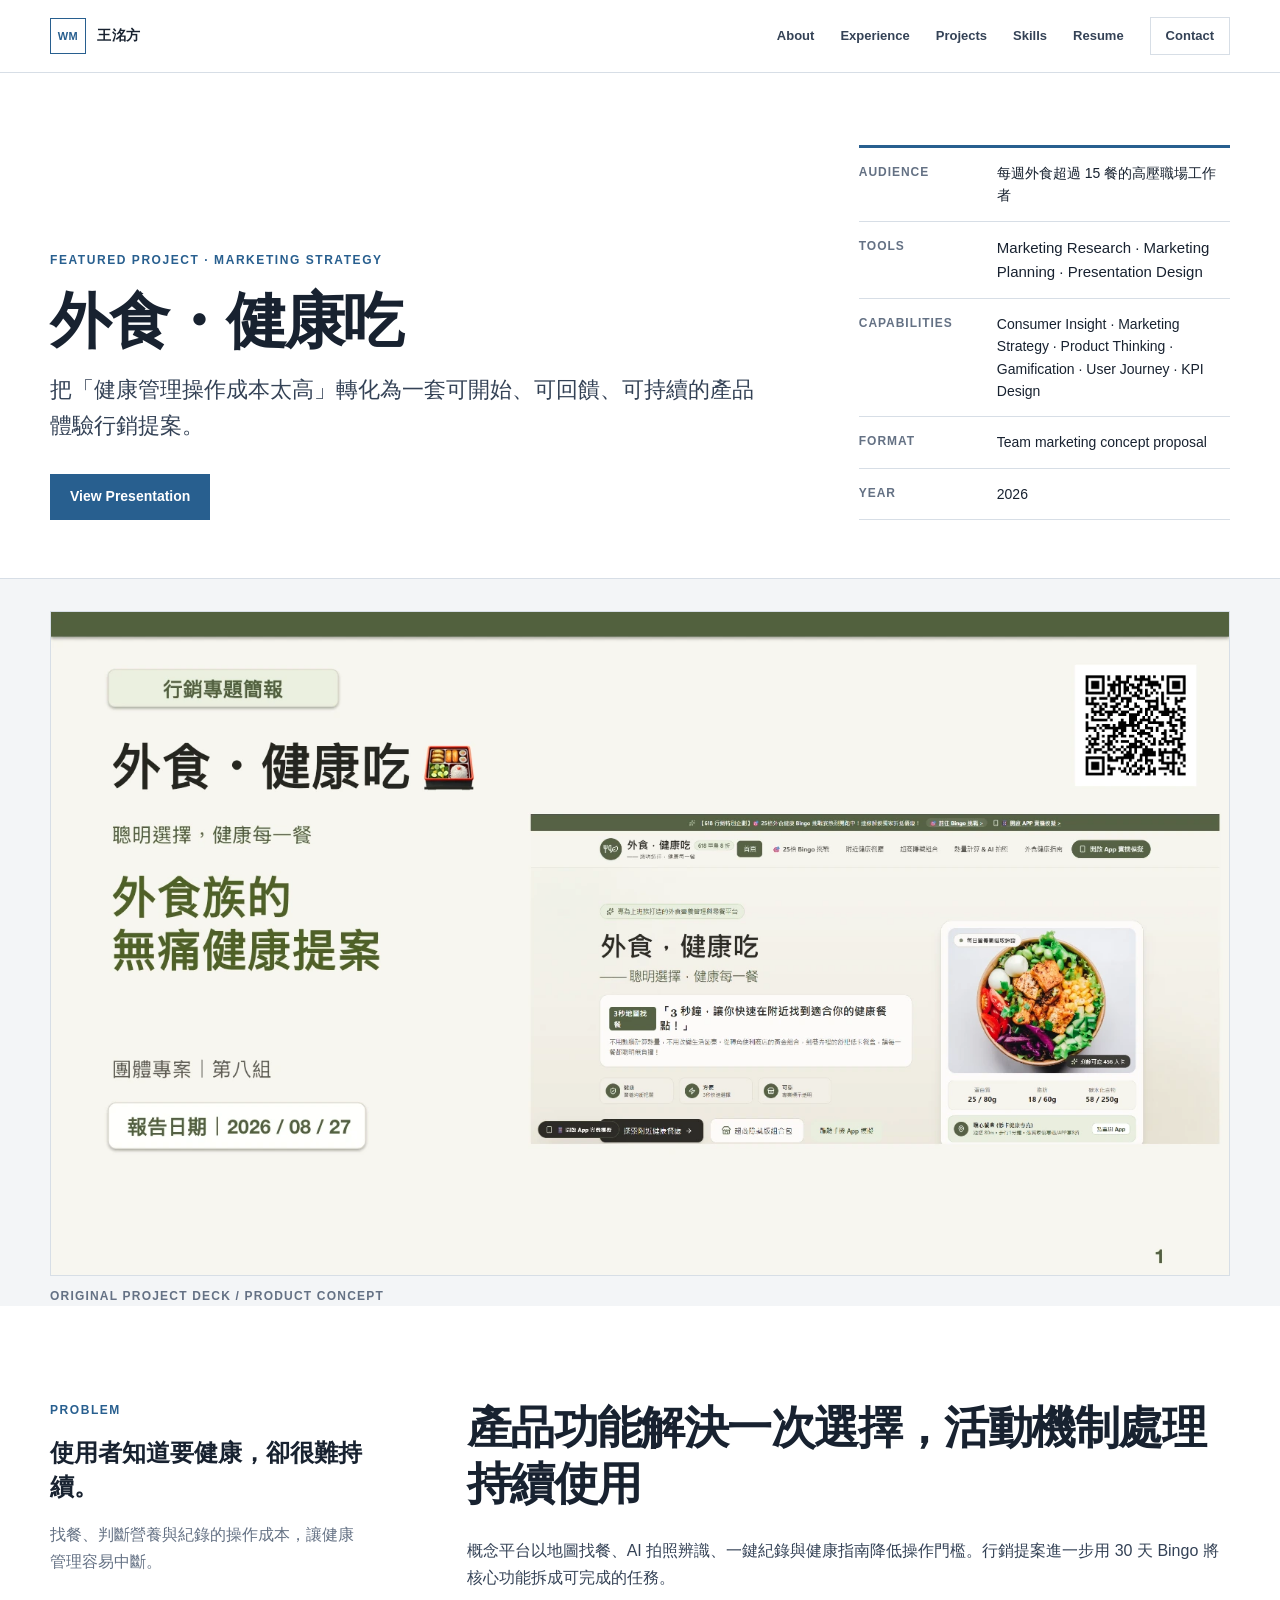
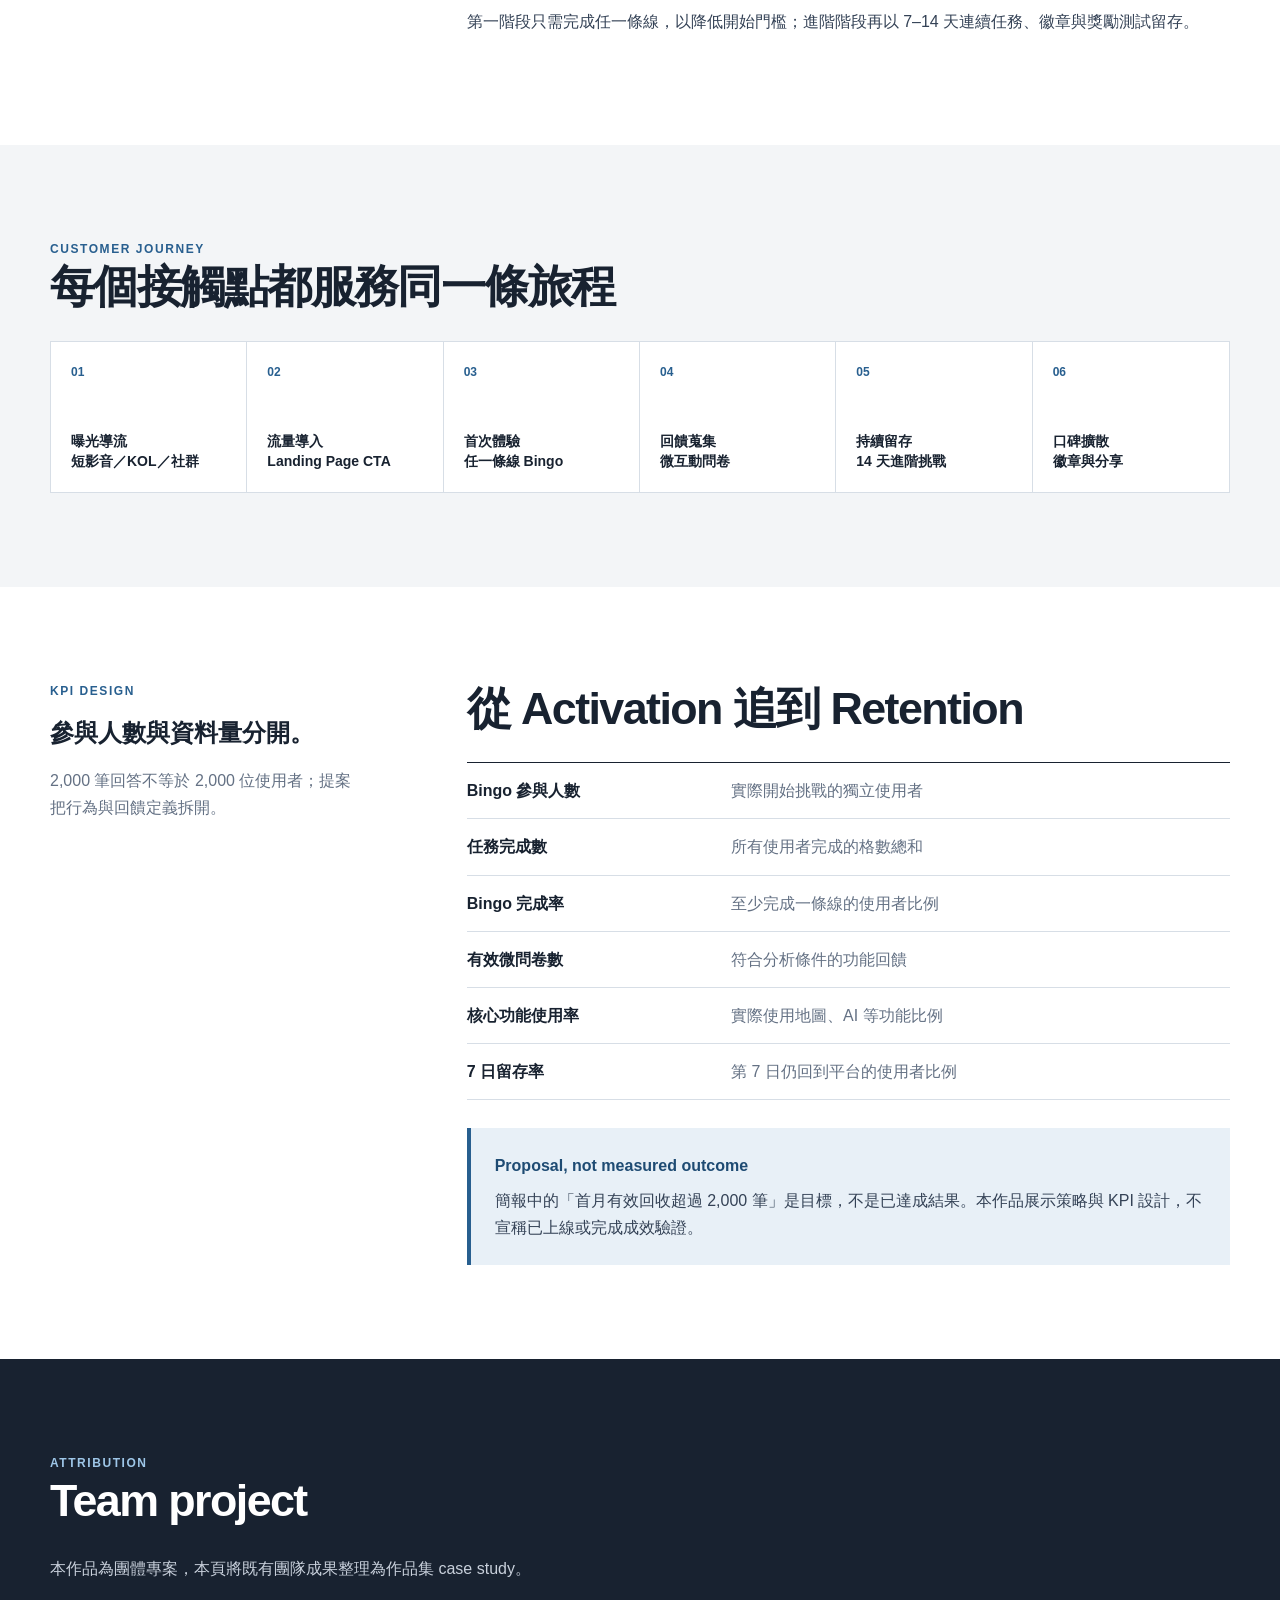
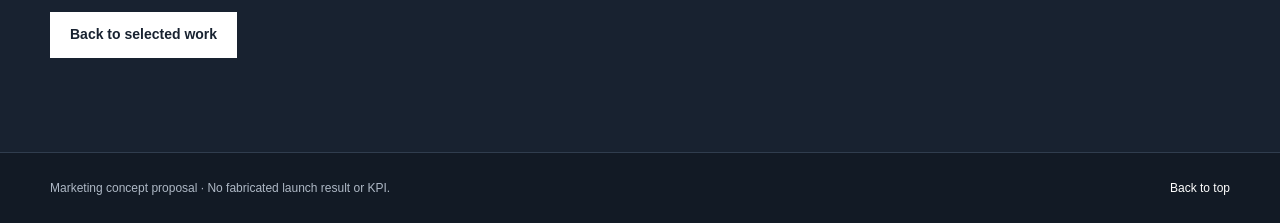
<file: projects/healthy-eating.html>
<!DOCTYPE html>
<html lang="zh-Hant">
<head>
  <meta charset="utf-8"><meta name="viewport" content="width=device-width, initial-scale=1">
  <title>外食・健康吃｜王洺方作品集</title>
  <meta name="description" content="以高頻外食族為目標客群，結合產品體驗、遊戲化、漏斗與 KPI 的行銷策略提案。">
  <link rel="canonical" href="https://minnggy.github.io/projects/healthy-eating.html"><link rel="icon" href="../assets/images/favicon.svg" type="image/svg+xml"><link rel="stylesheet" href="../assets/css/site.css">
</head>
<body>
  <a class="skip-link" href="#main">跳至主要內容</a>
  <header class="site-header"><div class="nav-shell"><a class="brand" href="../index.html"><span class="brand-mark" aria-hidden="true">WM</span><span>王洺方</span></a><button class="menu-button" type="button" aria-label="開啟導覽選單" aria-expanded="false" aria-controls="site-navigation" data-menu-button><span></span></button><nav class="site-nav" id="site-navigation" aria-label="主要導覽" data-site-nav data-open="false"><a href="../index.html#about">About</a><a href="../index.html#experience">Experience</a><a href="../index.html#projects">Projects</a><a href="../index.html#skills">Skills</a><a href="../resume.html">Resume</a><a class="nav-contact" href="../index.html#contact">Contact</a></nav></div></header>
  <main id="main">
    <section class="case-hero"><div class="container case-hero-grid"><div><p class="case-tag">Featured project · Marketing strategy</p><h1>外食・健康吃</h1><p class="case-lead">把「健康管理操作成本太高」轉化為一套可開始、可回饋、可持續的產品體驗行銷提案。</p><div class="case-actions"><a class="button" href="https://view.officeapps.live.com/op/view.aspx?src=https%3A%2F%2Fminnggy.github.io%2Fassets%2Fpresentations%2Fhealthy-eating-presentation.pptx" target="_blank" rel="noopener noreferrer">View Presentation</a></div></div><dl class="case-meta"><div><dt>Audience</dt><dd>每週外食超過 15 餐的高壓職場工作者</dd></div><div data-meta="tools"><dt>Tools</dt><dd>Marketing Research · Marketing Planning · Presentation Design</dd></div><div><dt>Capabilities</dt><dd>Consumer Insight · Marketing Strategy · Product Thinking · Gamification · User Journey · KPI Design</dd></div><div><dt>Format</dt><dd>Team marketing concept proposal</dd></div><div><dt>Year</dt><dd>2026</dd></div></dl></div></section>
    <figure class="case-visual container"><img src="../assets/images/projects/healthy-eating-detail.webp" alt="外食健康吃原始專案簡報首頁，呈現健康餐點平台的產品概念畫面" width="1334" height="750"><figcaption>Original project deck / product concept</figcaption></figure>
    <section class="case-section section-white"><div class="container case-two"><div class="case-aside"><p class="section-label">Problem</p><strong>使用者知道要健康，卻很難持續。</strong><p>找餐、判斷營養與紀錄的操作成本，讓健康管理容易中斷。</p></div><div class="case-content"><h2>產品功能解決一次選擇，活動機制處理持續使用</h2><p>概念平台以地圖找餐、AI 拍照辨識、一鍵紀錄與健康指南降低操作門檻。行銷提案進一步用 30 天 Bingo 將核心功能拆成可完成的任務。</p><p>第一階段只需完成任一條線，以降低開始門檻；進階階段再以 7–14 天連續任務、徽章與獎勵測試留存。</p></div></div></section>
    <section class="case-section"><div class="container"><p class="section-label">Customer journey</p><h2>每個接觸點都服務同一條旅程</h2><div class="funnel" role="group" aria-label="行銷漏斗"><div><span>01</span><strong>曝光導流<br>短影音／KOL／社群</strong></div><div><span>02</span><strong>流量導入<br>Landing Page CTA</strong></div><div><span>03</span><strong>首次體驗<br>任一條線 Bingo</strong></div><div><span>04</span><strong>回饋蒐集<br>微互動問卷</strong></div><div><span>05</span><strong>持續留存<br>14 天進階挑戰</strong></div><div><span>06</span><strong>口碑擴散<br>徽章與分享</strong></div></div></div></section>
    <section class="case-section section-white"><div class="container case-two"><div class="case-aside"><p class="section-label">KPI design</p><strong>參與人數與資料量分開。</strong><p>2,000 筆回答不等於 2,000 位使用者；提案把行為與回饋定義拆開。</p></div><div class="case-content"><h2>從 Activation 追到 Retention</h2><dl class="kpi-list"><div><dt>Bingo 參與人數</dt><dd>實際開始挑戰的獨立使用者</dd></div><div><dt>任務完成數</dt><dd>所有使用者完成的格數總和</dd></div><div><dt>Bingo 完成率</dt><dd>至少完成一條線的使用者比例</dd></div><div><dt>有效微問卷數</dt><dd>符合分析條件的功能回饋</dd></div><div><dt>核心功能使用率</dt><dd>實際使用地圖、AI 等功能比例</dd></div><div><dt>7 日留存率</dt><dd>第 7 日仍回到平台的使用者比例</dd></div></dl><div class="caveat"><strong>Proposal, not measured outcome</strong><p>簡報中的「首月有效回收超過 2,000 筆」是目標，不是已達成結果。本作品展示策略與 KPI 設計，不宣稱已上線或完成成效驗證。</p></div></div></div></section>
    <section class="case-section section-ink"><div class="container"><p class="section-label">Attribution</p><h2>Team project</h2><p class="section-intro">本作品為團體專案，本頁將既有團隊成果整理為作品集 case study。</p><div class="case-actions"><a class="button" href="../index.html#projects">Back to selected work</a></div></div></section>
  </main>
  <footer class="site-footer"><div class="container footer-row"><span>Marketing concept proposal · No fabricated launch result or KPI.</span><a href="#main">Back to top</a></div></footer>
  <script src="../assets/js/site.js" defer></script>
</body>
</html>
</file>
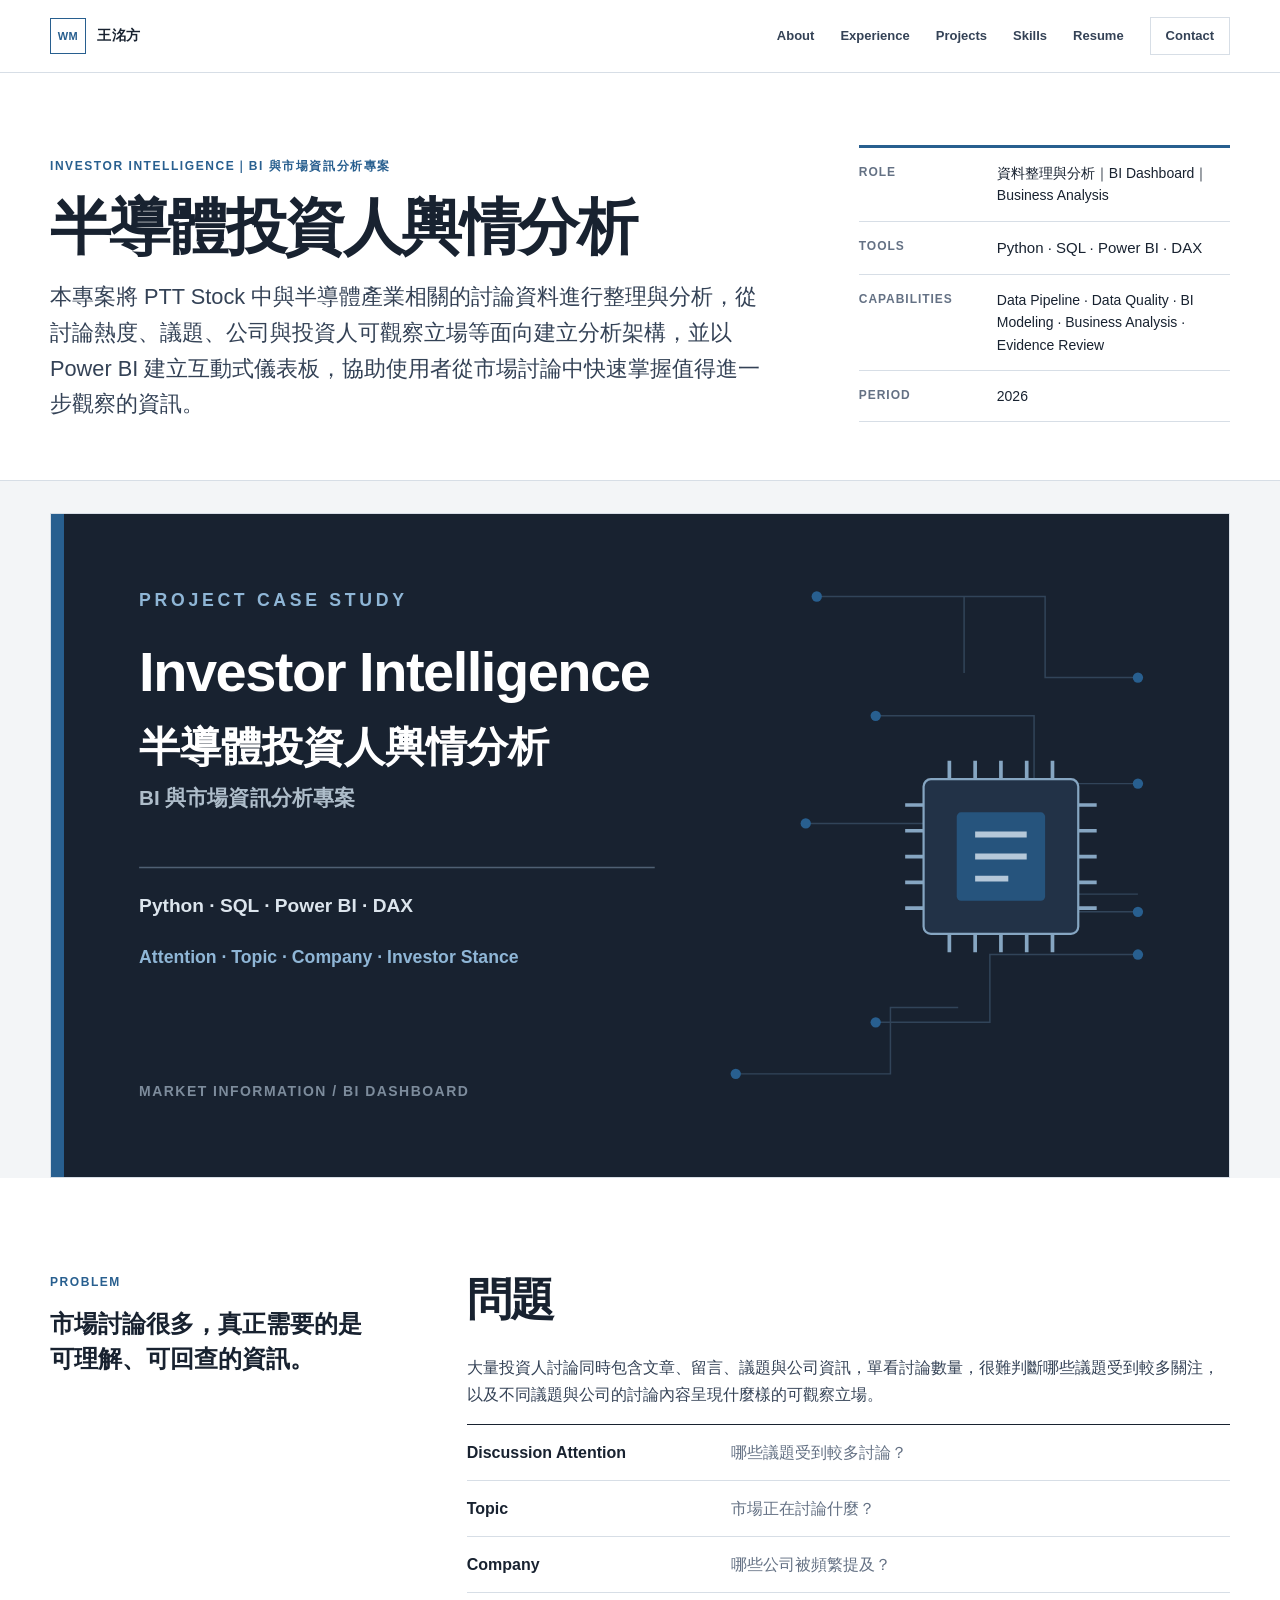
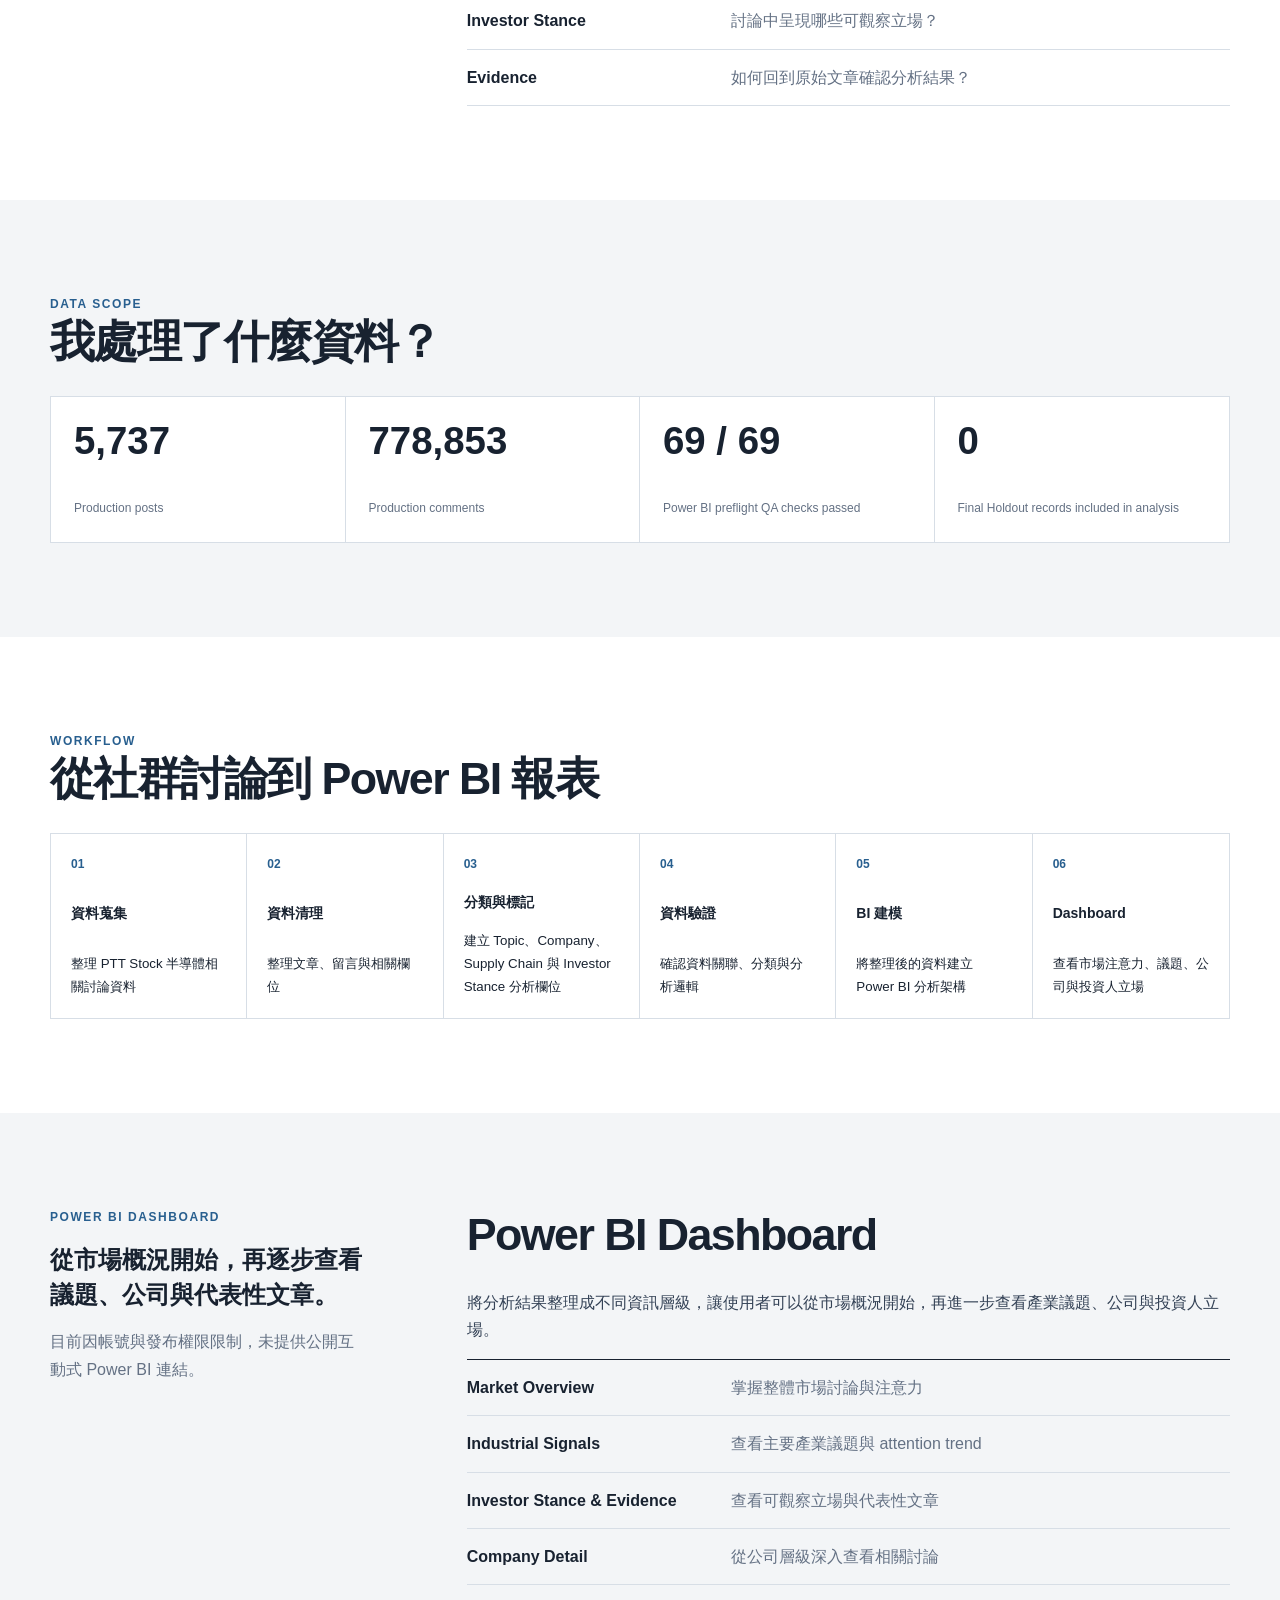
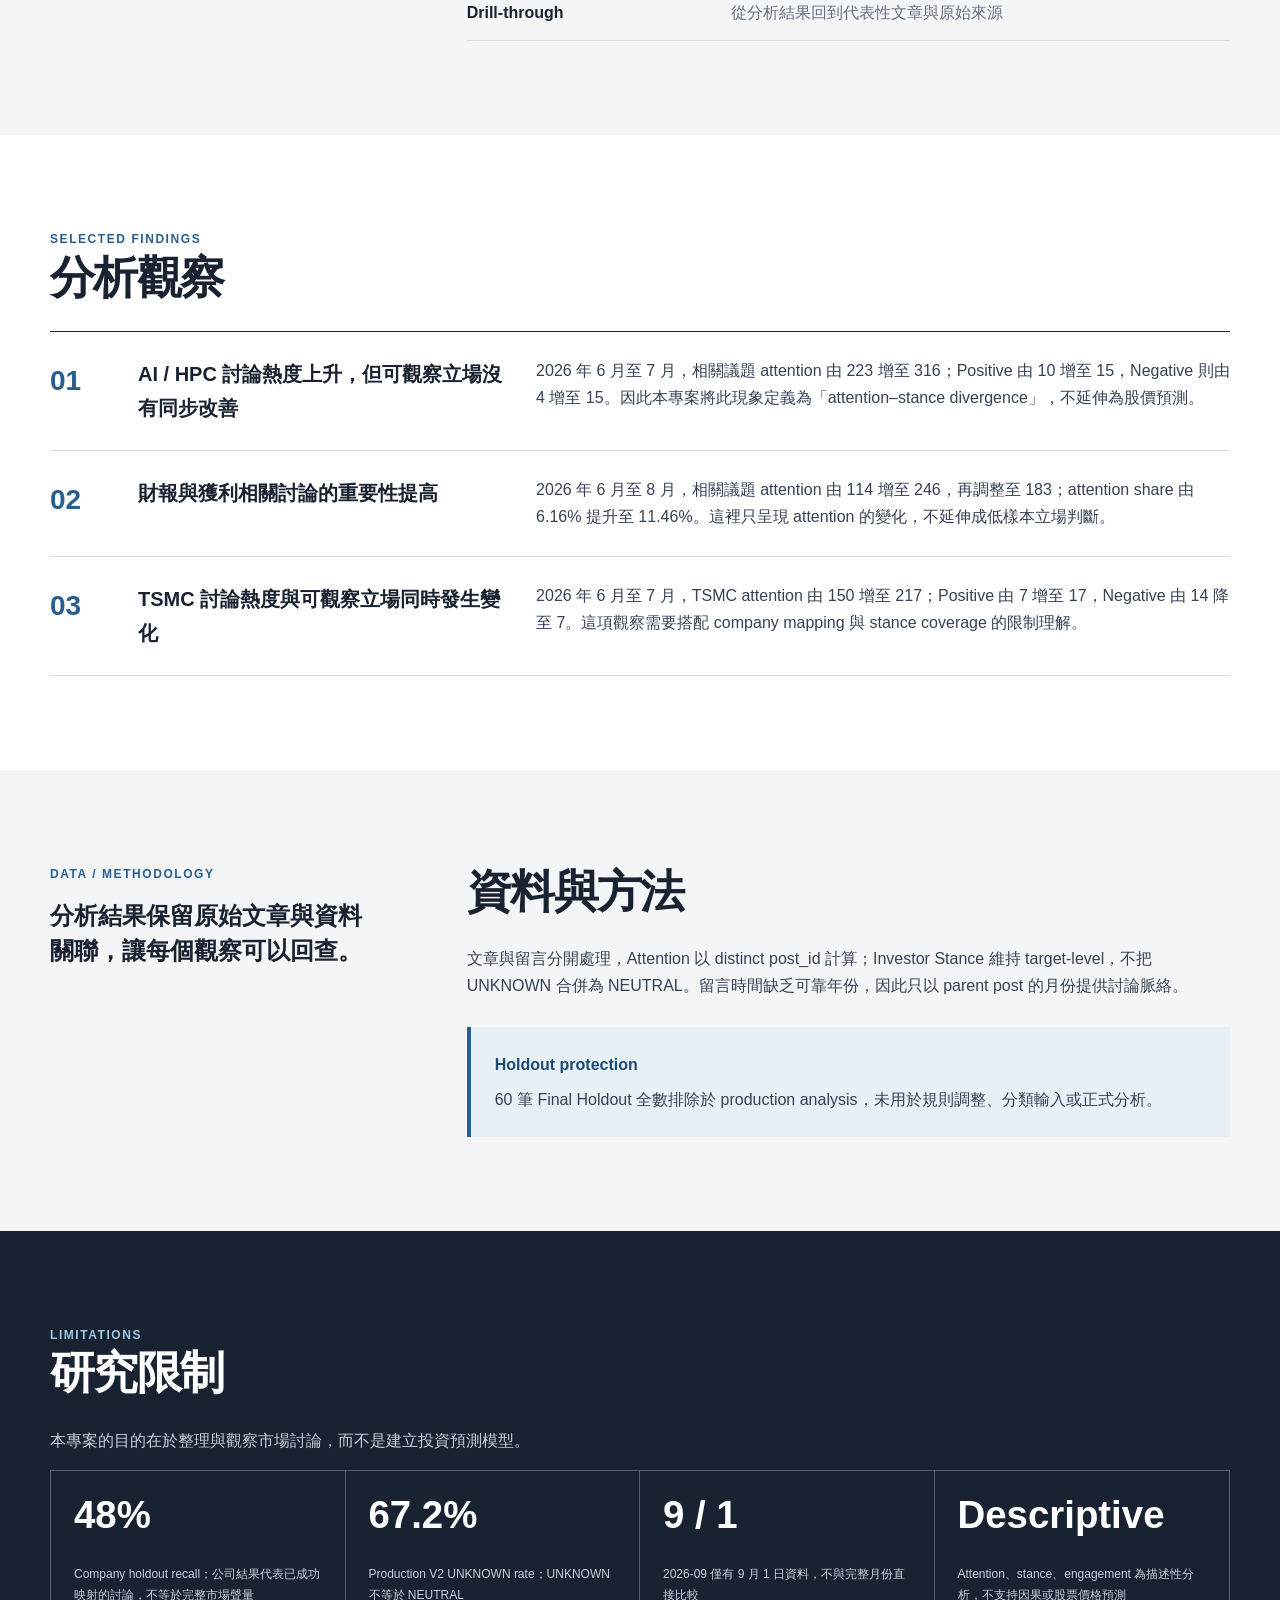
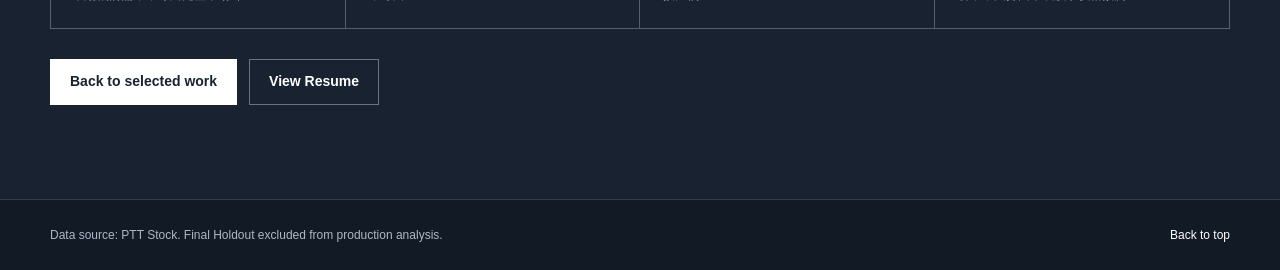
<file: projects/investor-intelligence.html>
<!DOCTYPE html>
<html lang="zh-Hant">
<head>
  <meta charset="utf-8">
  <meta name="viewport" content="width=device-width, initial-scale=1">
  <title>半導體投資人輿情分析｜王洺方作品集</title>
  <meta name="description" content="使用 Python、SQL、Power BI 與 DAX 整理 PTT Stock 半導體相關討論，建立市場注意力、議題、公司與投資人可觀察立場的 BI 分析專案。">
  <link rel="canonical" href="https://minnggy.github.io/projects/investor-intelligence.html">
  <link rel="icon" href="../assets/images/favicon.svg" type="image/svg+xml">
  <meta property="og:title" content="半導體投資人輿情分析｜Investor Intelligence">
  <meta property="og:description" content="BI 與市場資訊分析專案">
  <meta property="og:type" content="article">
  <link rel="stylesheet" href="../assets/css/site.css">
</head>
<body>
  <a class="skip-link" href="#main">跳至主要內容</a>
  <header class="site-header">
    <div class="nav-shell">
      <a class="brand" href="../index.html"><span class="brand-mark" aria-hidden="true">WM</span><span>王洺方</span></a>
      <button class="menu-button" type="button" aria-label="開啟導覽選單" aria-expanded="false" aria-controls="site-navigation" data-menu-button><span></span></button>
      <nav class="site-nav" id="site-navigation" aria-label="主要導覽" data-site-nav data-open="false">
        <a href="../index.html#about">About</a>
        <a href="../index.html#experience">Experience</a>
        <a href="../index.html#projects">Projects</a>
        <a href="../index.html#skills">Skills</a>
        <a href="../resume.html">Resume</a>
        <a class="nav-contact" href="../index.html#contact">Contact</a>
      </nav>
    </div>
  </header>

  <main id="main">
    <section class="case-hero">
      <div class="container case-hero-grid">
        <div>
          <p class="case-tag">Investor Intelligence｜BI 與市場資訊分析專案</p>
          <h1>半導體投資人輿情分析</h1>
          <p class="case-lead">本專案將 PTT Stock 中與半導體產業相關的討論資料進行整理與分析，從討論熱度、議題、公司與投資人可觀察立場等面向建立分析架構，並以 Power BI 建立互動式儀表板，協助使用者從市場討論中快速掌握值得進一步觀察的資訊。</p>
        </div>
        <dl class="case-meta">
          <div><dt>Role</dt><dd>資料整理與分析｜BI Dashboard｜Business Analysis</dd></div>
          <div data-meta="tools"><dt>Tools</dt><dd>Python · SQL · Power BI · DAX</dd></div>
          <div><dt>Capabilities</dt><dd>Data Pipeline · Data Quality · BI Modeling · Business Analysis · Evidence Review</dd></div>
          <div><dt>Period</dt><dd>2026</dd></div>
        </dl>
      </div>
    </section>

    <figure class="case-visual container">
      <a href="https://app.powerbi.com/view?r=eyJrIjoiNWFiYmI2MTgtYWE2ZC00NGY4LTk0ZmItOWE1YzMwMTI2Njc4IiwidCI6IjcwODk3ZDZmLTBhNDgtNDlkZS04ODBmLTI3ZDhhZDQ1ZDc2ZSIsImMiOjEwfQ%3D%3D" target="_blank" rel="noopener noreferrer">
        <img src="../assets/images/projects/investor-intelligence-cover.svg" alt="Investor Intelligence 半導體投資人輿情分析專案封面，列出 Python、SQL、Power BI、DAX 與分析面向" width="1600" height="900">
      </a>
    </figure>

    <section class="case-section section-white">
      <div class="container case-two">
        <div class="case-aside">
          <p class="section-label">Problem</p>
          <strong>市場討論很多，真正需要的是可理解、可回查的資訊。</strong>
        </div>
        <div class="case-content">
          <h2>問題</h2>
          <p>大量投資人討論同時包含文章、留言、議題與公司資訊，單看討論數量，很難判斷哪些議題受到較多關注，以及不同議題與公司的討論內容呈現什麼樣的可觀察立場。</p>
          <dl class="kpi-list">
            <div><dt>Discussion Attention</dt><dd>哪些議題受到較多討論？</dd></div>
            <div><dt>Topic</dt><dd>市場正在討論什麼？</dd></div>
            <div><dt>Company</dt><dd>哪些公司被頻繁提及？</dd></div>
            <div><dt>Investor Stance</dt><dd>討論中呈現哪些可觀察立場？</dd></div>
            <div><dt>Evidence</dt><dd>如何回到原始文章確認分析結果？</dd></div>
          </dl>
        </div>
      </div>
    </section>

    <section class="case-section">
      <div class="container">
        <p class="section-label">Data Scope</p>
        <h2>我處理了什麼資料？</h2>
        <div class="metric-grid">
          <div class="metric-box"><strong>5,737</strong><span>Production posts</span></div>
          <div class="metric-box"><strong>778,853</strong><span>Production comments</span></div>
          <div class="metric-box"><strong>69 / 69</strong><span>Power BI preflight QA checks passed</span></div>
          <div class="metric-box"><strong>0</strong><span>Final Holdout records included in analysis</span></div>
        </div>
      </div>
    </section>

    <section class="case-section section-white">
      <div class="container">
        <p class="section-label">Workflow</p>
        <h2>從社群討論到 Power BI 報表</h2>
        <div class="process-line" role="group" aria-label="專案流程">
          <div><span>01</span><strong>資料蒐集</strong><small>整理 PTT Stock 半導體相關討論資料</small></div>
          <div><span>02</span><strong>資料清理</strong><small>整理文章、留言與相關欄位</small></div>
          <div><span>03</span><strong>分類與標記</strong><small>建立 Topic、Company、Supply Chain 與 Investor Stance 分析欄位</small></div>
          <div><span>04</span><strong>資料驗證</strong><small>確認資料關聯、分類與分析邏輯</small></div>
          <div><span>05</span><strong>BI 建模</strong><small>將整理後的資料建立 Power BI 分析架構</small></div>
          <div><span>06</span><strong>Dashboard</strong><small>查看市場注意力、議題、公司與投資人立場</small></div>
        </div>
      </div>
    </section>

    <section class="case-section">
      <div class="container case-two">
        <div class="case-aside">
          <p class="section-label">Power BI Dashboard</p>
          <strong>從市場概況開始，再逐步查看議題、公司與代表性文章。</strong>
          <p>目前因帳號與發布權限限制，未提供公開互動式 Power BI 連結。</p>
        </div>
        <div class="case-content">
          <h2>Power BI Dashboard</h2>
          <p>將分析結果整理成不同資訊層級，讓使用者可以從市場概況開始，再進一步查看產業議題、公司與投資人立場。</p>
          <dl class="kpi-list">
            <div><dt>Market Overview</dt><dd>掌握整體市場討論與注意力</dd></div>
            <div><dt>Industrial Signals</dt><dd>查看主要產業議題與 attention trend</dd></div>
            <div><dt>Investor Stance &amp; Evidence</dt><dd>查看可觀察立場與代表性文章</dd></div>
            <div><dt>Company Detail</dt><dd>從公司層級深入查看相關討論</dd></div>
            <div><dt>Drill-through</dt><dd>從分析結果回到代表性文章與原始來源</dd></div>
          </dl>
        </div>
      </div>
    </section>

    <section class="case-section section-white">
      <div class="container">
        <p class="section-label">Selected Findings</p>
        <h2>分析觀察</h2>
        <div class="insight-list">
          <article class="insight-row">
            <span class="insight-grade">01</span>
            <h3>AI / HPC 討論熱度上升，但可觀察立場沒有同步改善</h3>
            <p>2026 年 6 月至 7 月，相關議題 attention 由 223 增至 316；Positive 由 10 增至 15，Negative 則由 4 增至 15。因此本專案將此現象定義為「attention–stance divergence」，不延伸為股價預測。</p>
          </article>
          <article class="insight-row">
            <span class="insight-grade">02</span>
            <h3>財報與獲利相關討論的重要性提高</h3>
            <p>2026 年 6 月至 8 月，相關議題 attention 由 114 增至 246，再調整至 183；attention share 由 6.16% 提升至 11.46%。這裡只呈現 attention 的變化，不延伸成低樣本立場判斷。</p>
          </article>
          <article class="insight-row">
            <span class="insight-grade">03</span>
            <h3>TSMC 討論熱度與可觀察立場同時發生變化</h3>
            <p>2026 年 6 月至 7 月，TSMC attention 由 150 增至 217；Positive 由 7 增至 17，Negative 由 14 降至 7。這項觀察需要搭配 company mapping 與 stance coverage 的限制理解。</p>
          </article>
        </div>
      </div>
    </section>

    <section class="case-section">
      <div class="container case-two">
        <div class="case-aside">
          <p class="section-label">Data / Methodology</p>
          <strong>分析結果保留原始文章與資料關聯，讓每個觀察可以回查。</strong>
        </div>
        <div class="case-content">
          <h2>資料與方法</h2>
          <p>文章與留言分開處理，Attention 以 distinct post_id 計算；Investor Stance 維持 target-level，不把 UNKNOWN 合併為 NEUTRAL。留言時間缺乏可靠年份，因此只以 parent post 的月份提供討論脈絡。</p>
          <div class="caveat">
            <strong>Holdout protection</strong>
            <p>60 筆 Final Holdout 全數排除於 production analysis，未用於規則調整、分類輸入或正式分析。</p>
          </div>
        </div>
      </div>
    </section>

    <section class="case-section section-ink">
      <div class="container">
        <p class="section-label">Limitations</p>
        <h2>研究限制</h2>
        <p class="section-intro">本專案的目的在於整理與觀察市場討論，而不是建立投資預測模型。</p>
        <div class="metric-grid">
          <div class="metric-box"><strong>48%</strong><span>Company holdout recall；公司結果代表已成功映射的討論，不等於完整市場聲量</span></div>
          <div class="metric-box"><strong>67.2%</strong><span>Production V2 UNKNOWN rate；UNKNOWN 不等於 NEUTRAL</span></div>
          <div class="metric-box"><strong>9 / 1</strong><span>2026-09 僅有 9 月 1 日資料，不與完整月份直接比較</span></div>
          <div class="metric-box"><strong>Descriptive</strong><span>Attention、stance、engagement 為描述性分析，不支持因果或股票價格預測</span></div>
        </div>
        <div class="case-actions">
          <a class="button" href="../index.html#projects">Back to selected work</a>
          <a class="button button-secondary" href="../resume.html">View Resume</a>
        </div>
      </div>
    </section>
  </main>

  <footer class="site-footer">
    <div class="container footer-row">
      <span>Data source: PTT Stock. Final Holdout excluded from production analysis.</span>
      <a href="#main">Back to top</a>
    </div>
  </footer>
  <script src="../assets/js/site.js" defer></script>
</body>
</html>
</file>
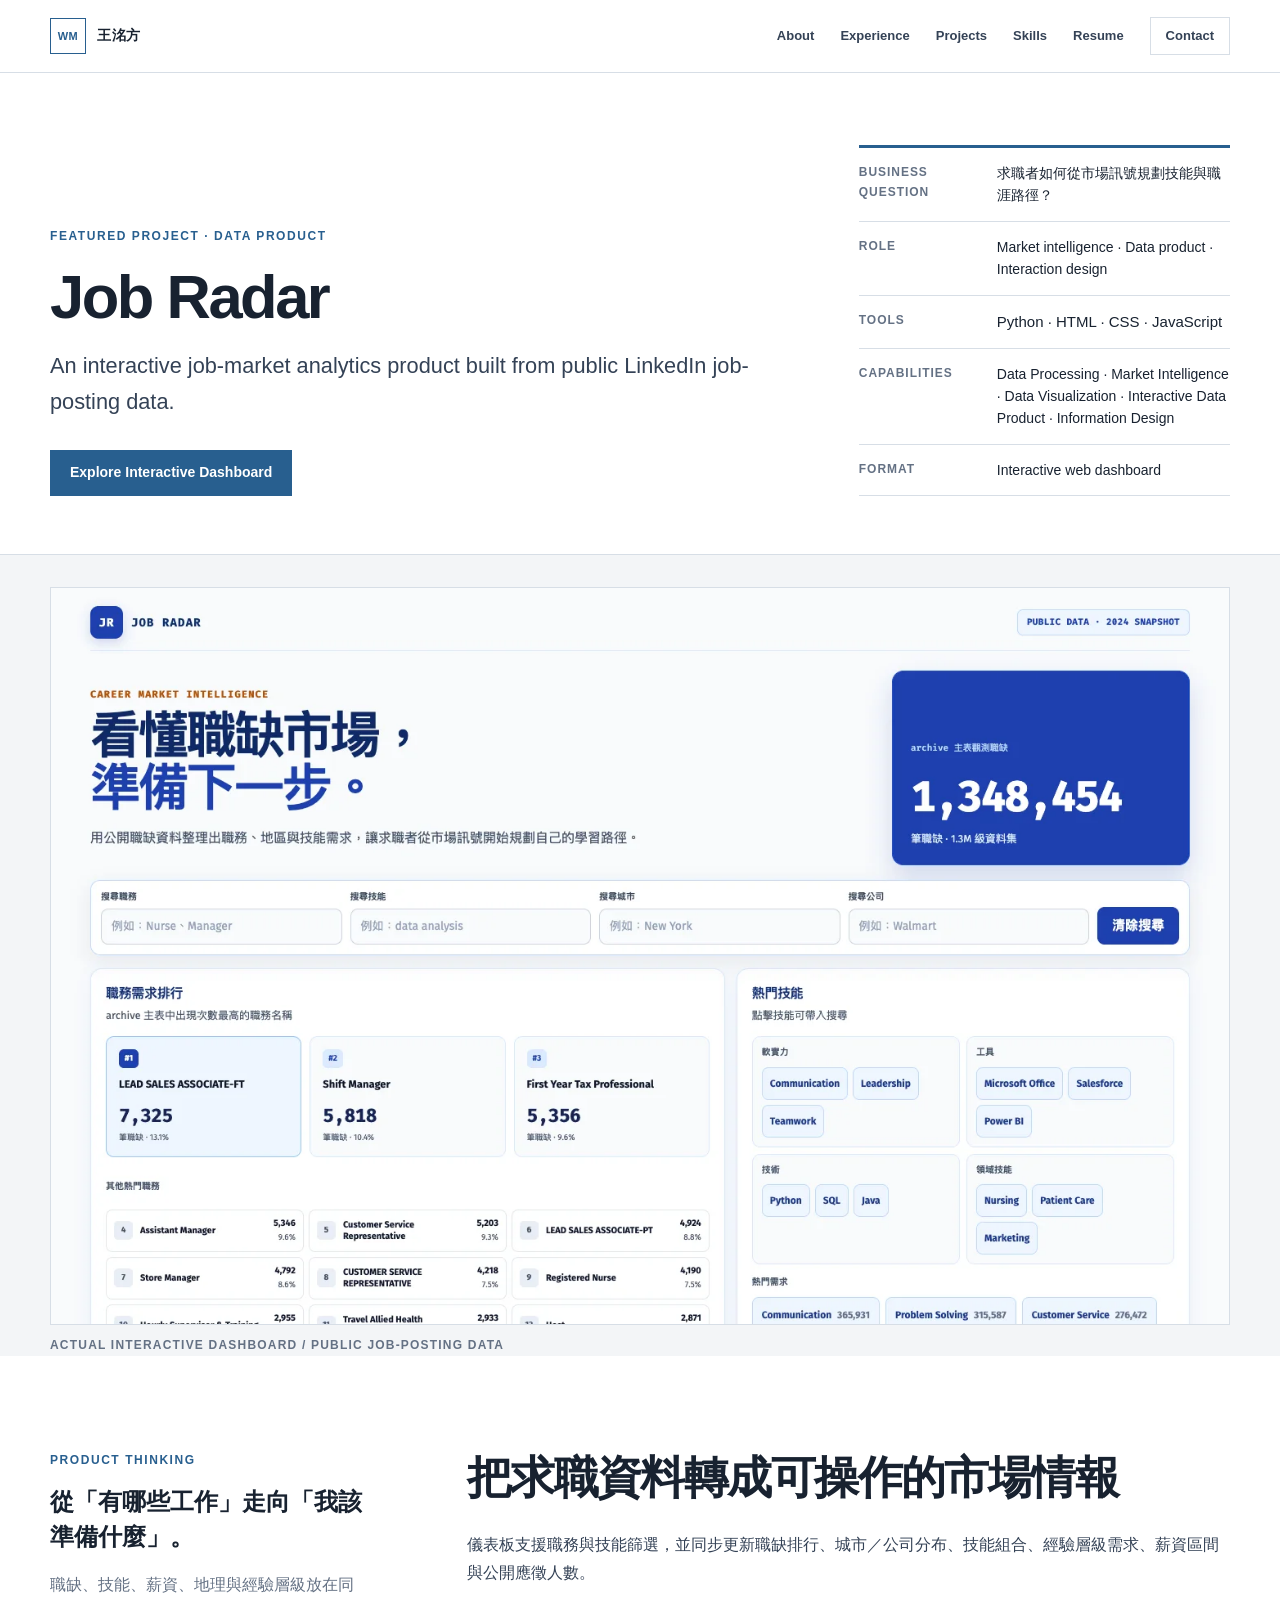
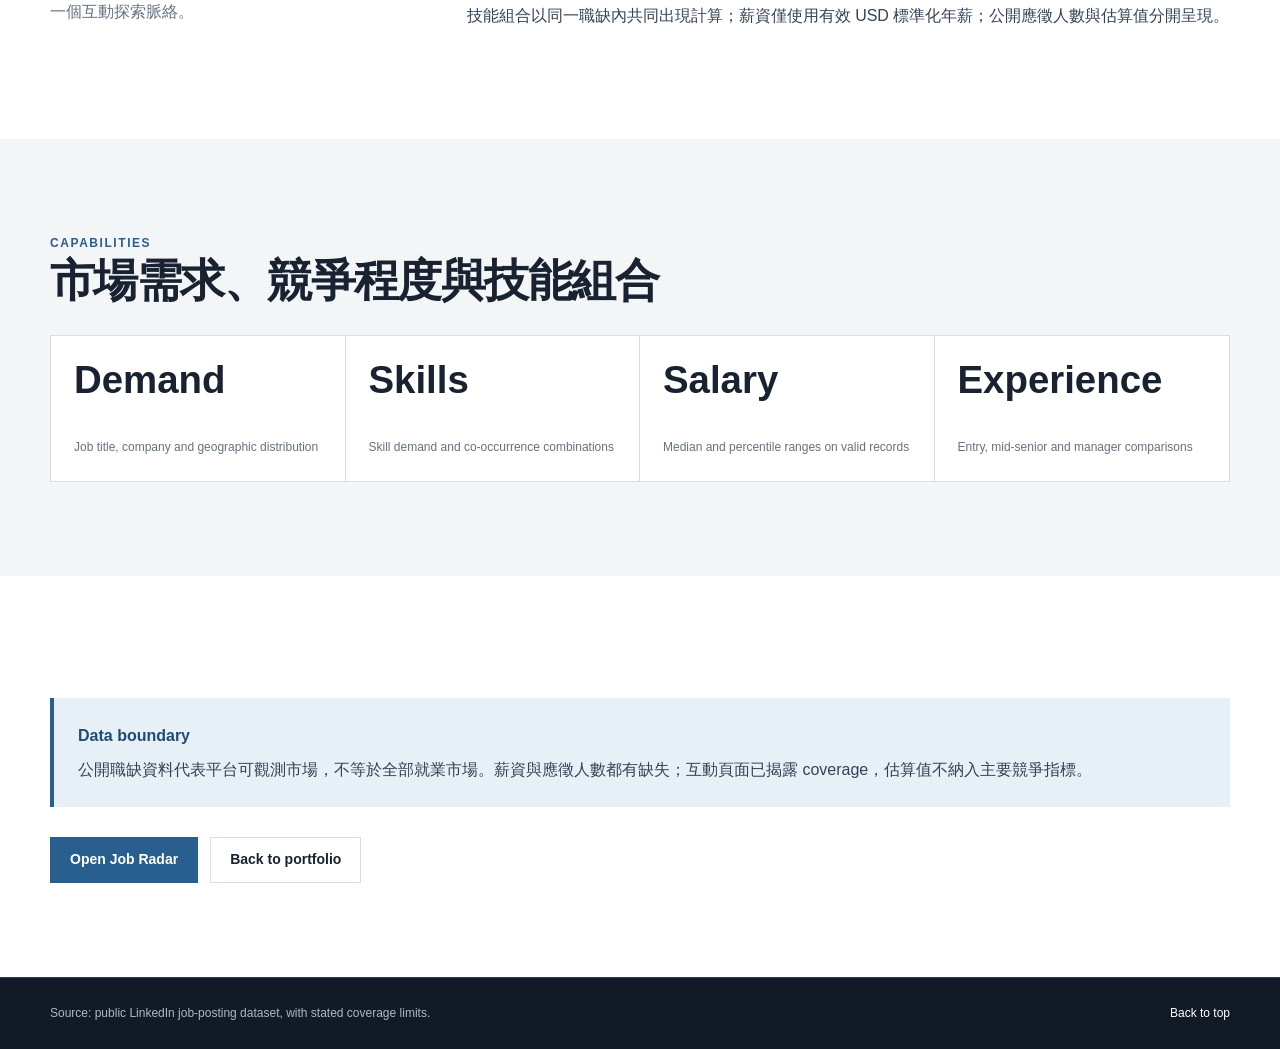
<file: projects/job-radar.html>
<!DOCTYPE html>
<html lang="zh-Hant">
<head>
  <meta charset="utf-8"><meta name="viewport" content="width=device-width, initial-scale=1">
  <title>Job Radar — Career Market Intelligence｜王洺方作品集</title>
  <meta name="description" content="以公開 LinkedIn job-posting data 建立的互動式職缺市場分析產品。">
  <link rel="canonical" href="https://minnggy.github.io/projects/job-radar.html"><link rel="icon" href="../assets/images/favicon.svg" type="image/svg+xml"><link rel="stylesheet" href="../assets/css/site.css">
</head>
<body>
  <a class="skip-link" href="#main">跳至主要內容</a>
  <header class="site-header"><div class="nav-shell"><a class="brand" href="../index.html"><span class="brand-mark" aria-hidden="true">WM</span><span>王洺方</span></a><button class="menu-button" type="button" aria-label="開啟導覽選單" aria-expanded="false" aria-controls="site-navigation" data-menu-button><span></span></button><nav class="site-nav" id="site-navigation" aria-label="主要導覽" data-site-nav data-open="false"><a href="../index.html#about">About</a><a href="../index.html#experience">Experience</a><a href="../index.html#projects">Projects</a><a href="../index.html#skills">Skills</a><a href="../resume.html">Resume</a><a class="nav-contact" href="../index.html#contact">Contact</a></nav></div></header>
  <main id="main">
    <section class="case-hero"><div class="container case-hero-grid"><div><p class="case-tag">Featured project · Data Product</p><h1>Job Radar</h1><p class="case-lead">An interactive job-market analytics product built from public LinkedIn job-posting data.</p><div class="case-actions"><a class="button" href="../crawler/job-radar-p0-final.html">Explore Interactive Dashboard</a></div></div><dl class="case-meta"><div><dt>Business question</dt><dd>求職者如何從市場訊號規劃技能與職涯路徑？</dd></div><div><dt>Role</dt><dd>Market intelligence · Data product · Interaction design</dd></div><div data-meta="tools"><dt>Tools</dt><dd>Python · HTML · CSS · JavaScript</dd></div><div><dt>Capabilities</dt><dd>Data Processing · Market Intelligence · Data Visualization · Interactive Data Product · Information Design</dd></div><div><dt>Format</dt><dd>Interactive web dashboard</dd></div></dl></div></section>
    <figure class="case-visual container"><img src="../assets/images/projects/job-radar.webp" alt="Job Radar 實際互動頁面，顯示職缺需求排行、熱門技能與篩選欄位" width="1440" height="900"><figcaption>Actual interactive dashboard / public job-posting data</figcaption></figure>
    <section class="case-section section-white"><div class="container case-two"><div class="case-aside"><p class="section-label">Product thinking</p><strong>從「有哪些工作」走向「我該準備什麼」。</strong><p>職缺、技能、薪資、地理與經驗層級放在同一個互動探索脈絡。</p></div><div class="case-content"><h2>把求職資料轉成可操作的市場情報</h2><p>儀表板支援職務與技能篩選，並同步更新職缺排行、城市／公司分布、技能組合、經驗層級需求、薪資區間與公開應徵人數。</p><p>技能組合以同一職缺內共同出現計算；薪資僅使用有效 USD 標準化年薪；公開應徵人數與估算值分開呈現。</p></div></div></section>
    <section class="case-section"><div class="container"><p class="section-label">Capabilities</p><h2>市場需求、競爭程度與技能組合</h2><div class="metric-grid"><div class="metric-box"><strong>Demand</strong><span>Job title, company and geographic distribution</span></div><div class="metric-box"><strong>Skills</strong><span>Skill demand and co-occurrence combinations</span></div><div class="metric-box"><strong>Salary</strong><span>Median and percentile ranges on valid records</span></div><div class="metric-box"><strong>Experience</strong><span>Entry, mid-senior and manager comparisons</span></div></div></div></section>
    <section class="case-section section-white"><div class="container"><div class="caveat"><strong>Data boundary</strong><p>公開職缺資料代表平台可觀測市場，不等於全部就業市場。薪資與應徵人數都有缺失；互動頁面已揭露 coverage，估算值不納入主要競爭指標。</p></div><div class="case-actions"><a class="button" href="../crawler/job-radar-p0-final.html">Open Job Radar</a><a class="button button-secondary" href="../index.html#projects">Back to portfolio</a></div></div></section>
  </main>
  <footer class="site-footer"><div class="container footer-row"><span>Source: public LinkedIn job-posting dataset, with stated coverage limits.</span><a href="#main">Back to top</a></div></footer>
  <script src="../assets/js/site.js" defer></script>
</body>
</html>
</file>
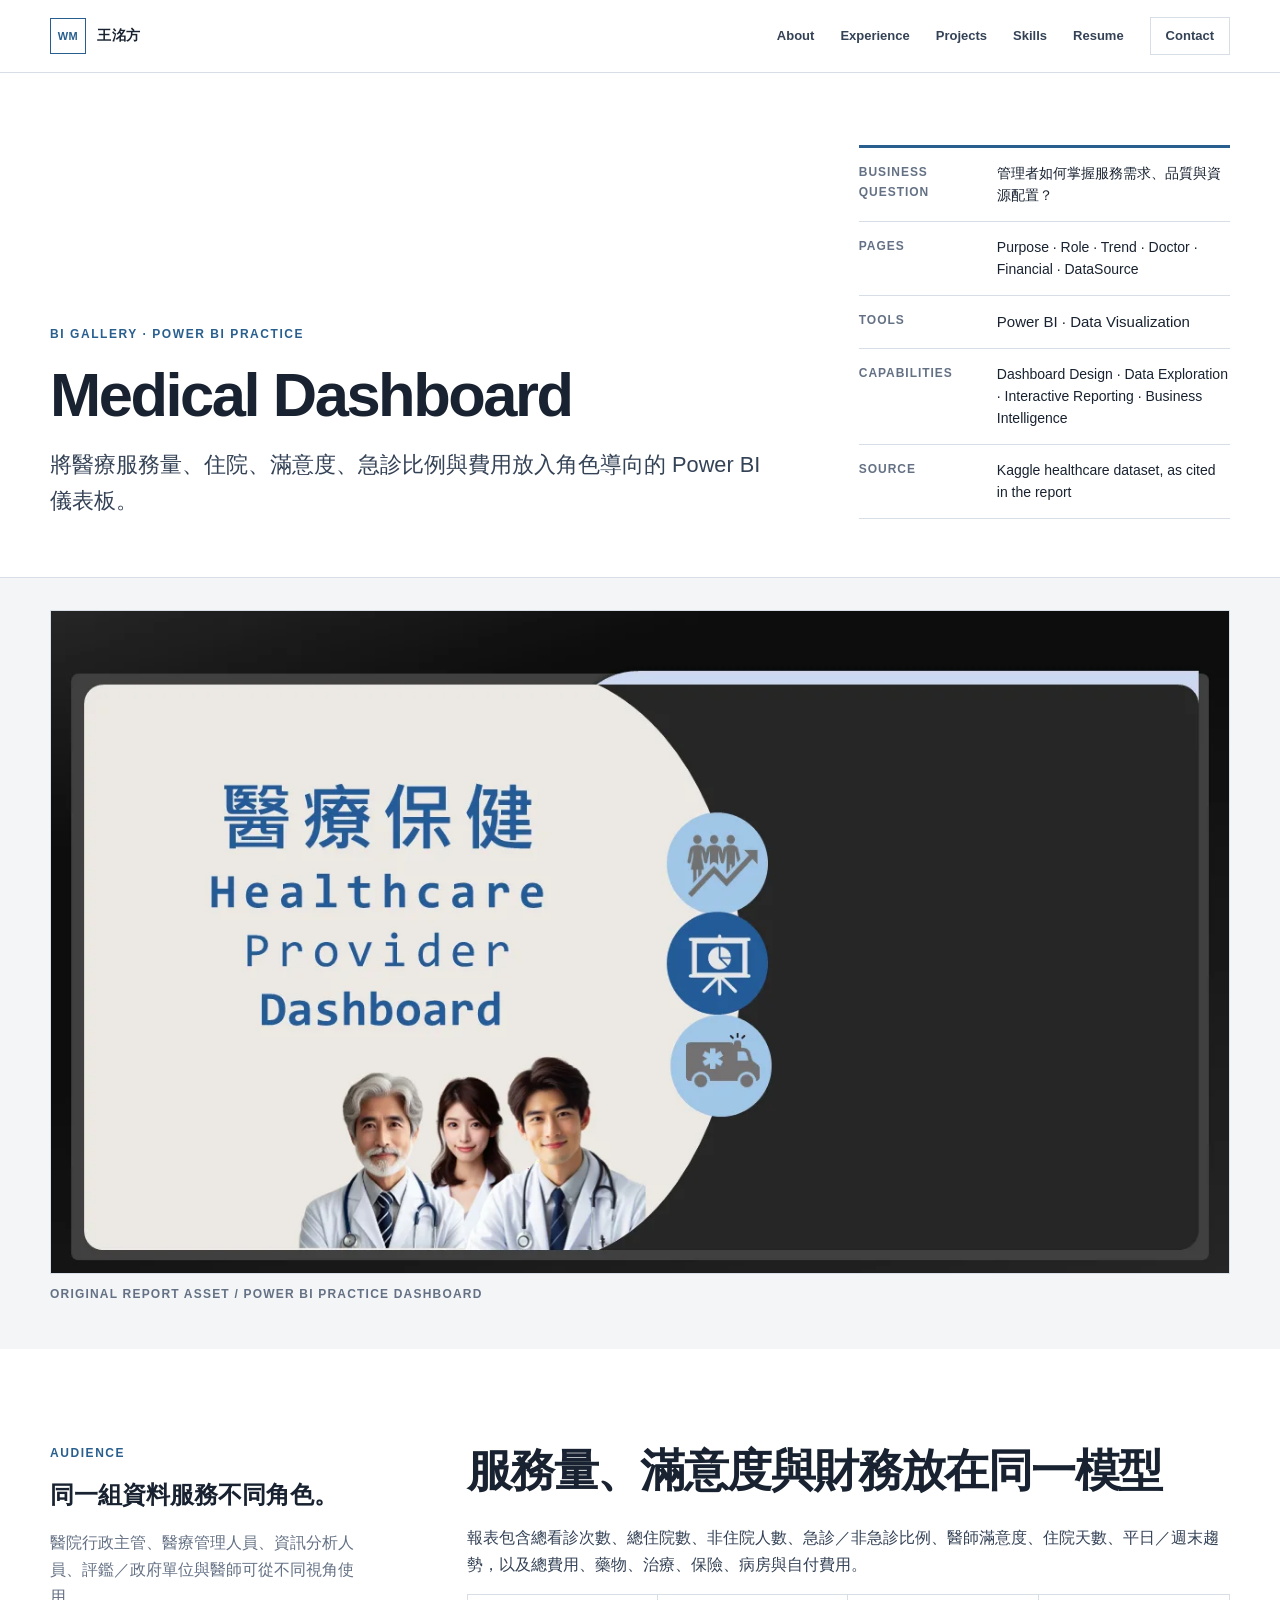
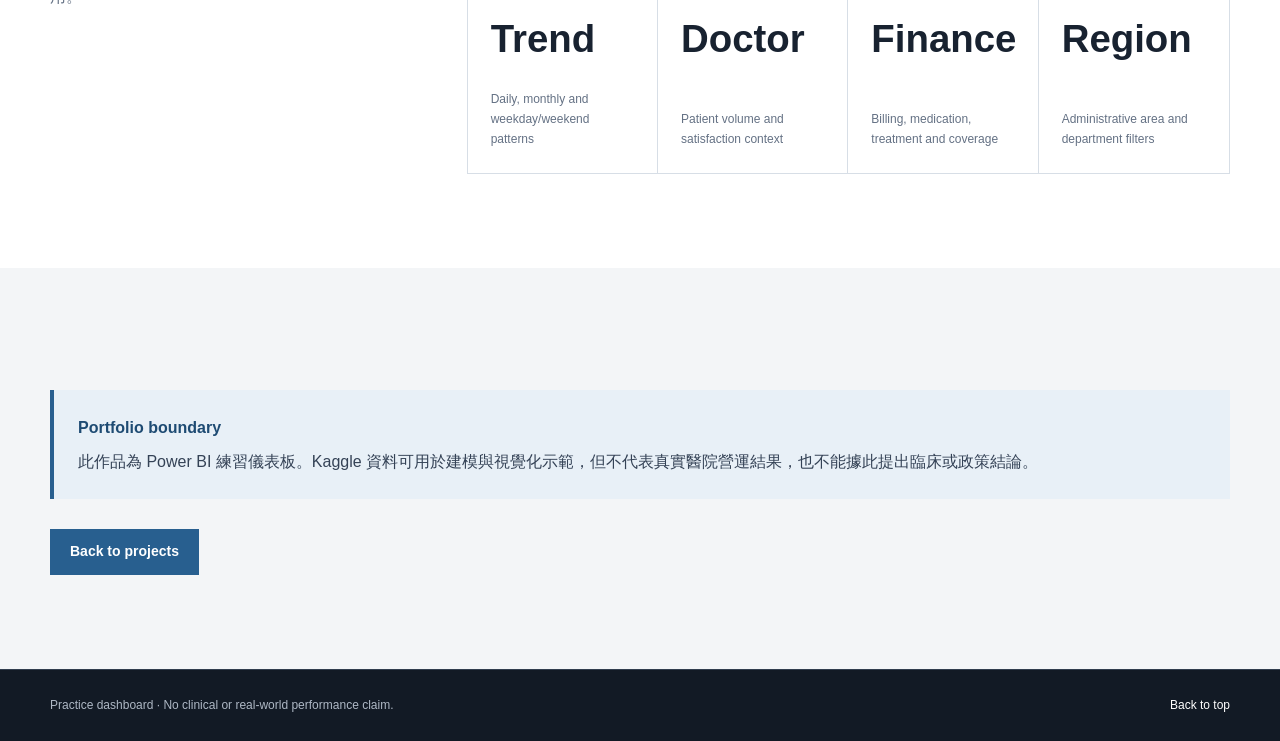
<file: projects/medical-dashboard.html>
<!DOCTYPE html>
<html lang="zh-Hant">
<head>
  <meta charset="utf-8"><meta name="viewport" content="width=device-width, initial-scale=1">
  <title>Medical Dashboard｜王洺方作品集</title>
  <meta name="description" content="Power BI Healthcare provider dashboard 練習，整合看診、住院、滿意度、急診與費用分析。">
  <link rel="canonical" href="https://minnggy.github.io/projects/medical-dashboard.html"><link rel="icon" href="../assets/images/favicon.svg" type="image/svg+xml"><link rel="stylesheet" href="../assets/css/site.css">
</head>
<body>
  <a class="skip-link" href="#main">跳至主要內容</a>
  <header class="site-header"><div class="nav-shell"><a class="brand" href="../index.html"><span class="brand-mark" aria-hidden="true">WM</span><span>王洺方</span></a><button class="menu-button" type="button" aria-label="開啟導覽選單" aria-expanded="false" aria-controls="site-navigation" data-menu-button><span></span></button><nav class="site-nav" id="site-navigation" aria-label="主要導覽" data-site-nav data-open="false"><a href="../index.html#about">About</a><a href="../index.html#experience">Experience</a><a href="../index.html#projects">Projects</a><a href="../index.html#skills">Skills</a><a href="../resume.html">Resume</a><a class="nav-contact" href="../index.html#contact">Contact</a></nav></div></header>
  <main id="main"><section class="case-hero"><div class="container case-hero-grid"><div><p class="case-tag">BI gallery · Power BI practice</p><h1>Medical Dashboard</h1><p class="case-lead">將醫療服務量、住院、滿意度、急診比例與費用放入角色導向的 Power BI 儀表板。</p></div><dl class="case-meta"><div><dt>Business question</dt><dd>管理者如何掌握服務需求、品質與資源配置？</dd></div><div><dt>Pages</dt><dd>Purpose · Role · Trend · Doctor · Financial · DataSource</dd></div><div data-meta="tools"><dt>Tools</dt><dd>Power BI · Data Visualization</dd></div><div><dt>Capabilities</dt><dd>Dashboard Design · Data Exploration · Interactive Reporting · Business Intelligence</dd></div><div><dt>Source</dt><dd>Kaggle healthcare dataset, as cited in the report</dd></div></dl></div></section>
    <figure class="case-visual container medical-report-visual"><a href="https://app.powerbi.com/view?r=eyJrIjoiYjhmZTFiM2QtNTU1NC00MTJjLWE4NjItN2Y2NzhlM2NmNGEzIiwidCI6IjcwODk3ZDZmLTBhNDgtNDlkZS04ODBmLTI3ZDhhZDQ1ZDc2ZSIsImMiOjEwfQ%3D%3D" target="_blank" rel="noopener noreferrer"><img src="../assets/images/projects/medical-dashboard.webp" alt="Medical Dashboard PBIX 內的原始首頁畫面" width="1280" height="720"></a><figcaption>Original report asset / Power BI practice dashboard</figcaption></figure>
    <section class="case-section section-white"><div class="container case-two"><div class="case-aside"><p class="section-label">Audience</p><strong>同一組資料服務不同角色。</strong><p>醫院行政主管、醫療管理人員、資訊分析人員、評鑑／政府單位與醫師可從不同視角使用。</p></div><div class="case-content"><h2>服務量、滿意度與財務放在同一模型</h2><p>報表包含總看診次數、總住院數、非住院人數、急診／非急診比例、醫師滿意度、住院天數、平日／週末趨勢，以及總費用、藥物、治療、保險、病房與自付費用。</p><div class="metric-grid"><div class="metric-box"><strong>Trend</strong><span>Daily, monthly and weekday/weekend patterns</span></div><div class="metric-box"><strong>Doctor</strong><span>Patient volume and satisfaction context</span></div><div class="metric-box"><strong>Finance</strong><span>Billing, medication, treatment and coverage</span></div><div class="metric-box"><strong>Region</strong><span>Administrative area and department filters</span></div></div></div></div></section>
    <section class="case-section"><div class="container"><div class="caveat"><strong>Portfolio boundary</strong><p>此作品為 Power BI 練習儀表板。Kaggle 資料可用於建模與視覺化示範，但不代表真實醫院營運結果，也不能據此提出臨床或政策結論。</p></div><div class="case-actions"><a class="button" href="../index.html#projects">Back to projects</a></div></div></section>
  </main><footer class="site-footer"><div class="container footer-row"><span>Practice dashboard · No clinical or real-world performance claim.</span><a href="#main">Back to top</a></div></footer><script src="../assets/js/site.js" defer></script>
</body></html>
</file>
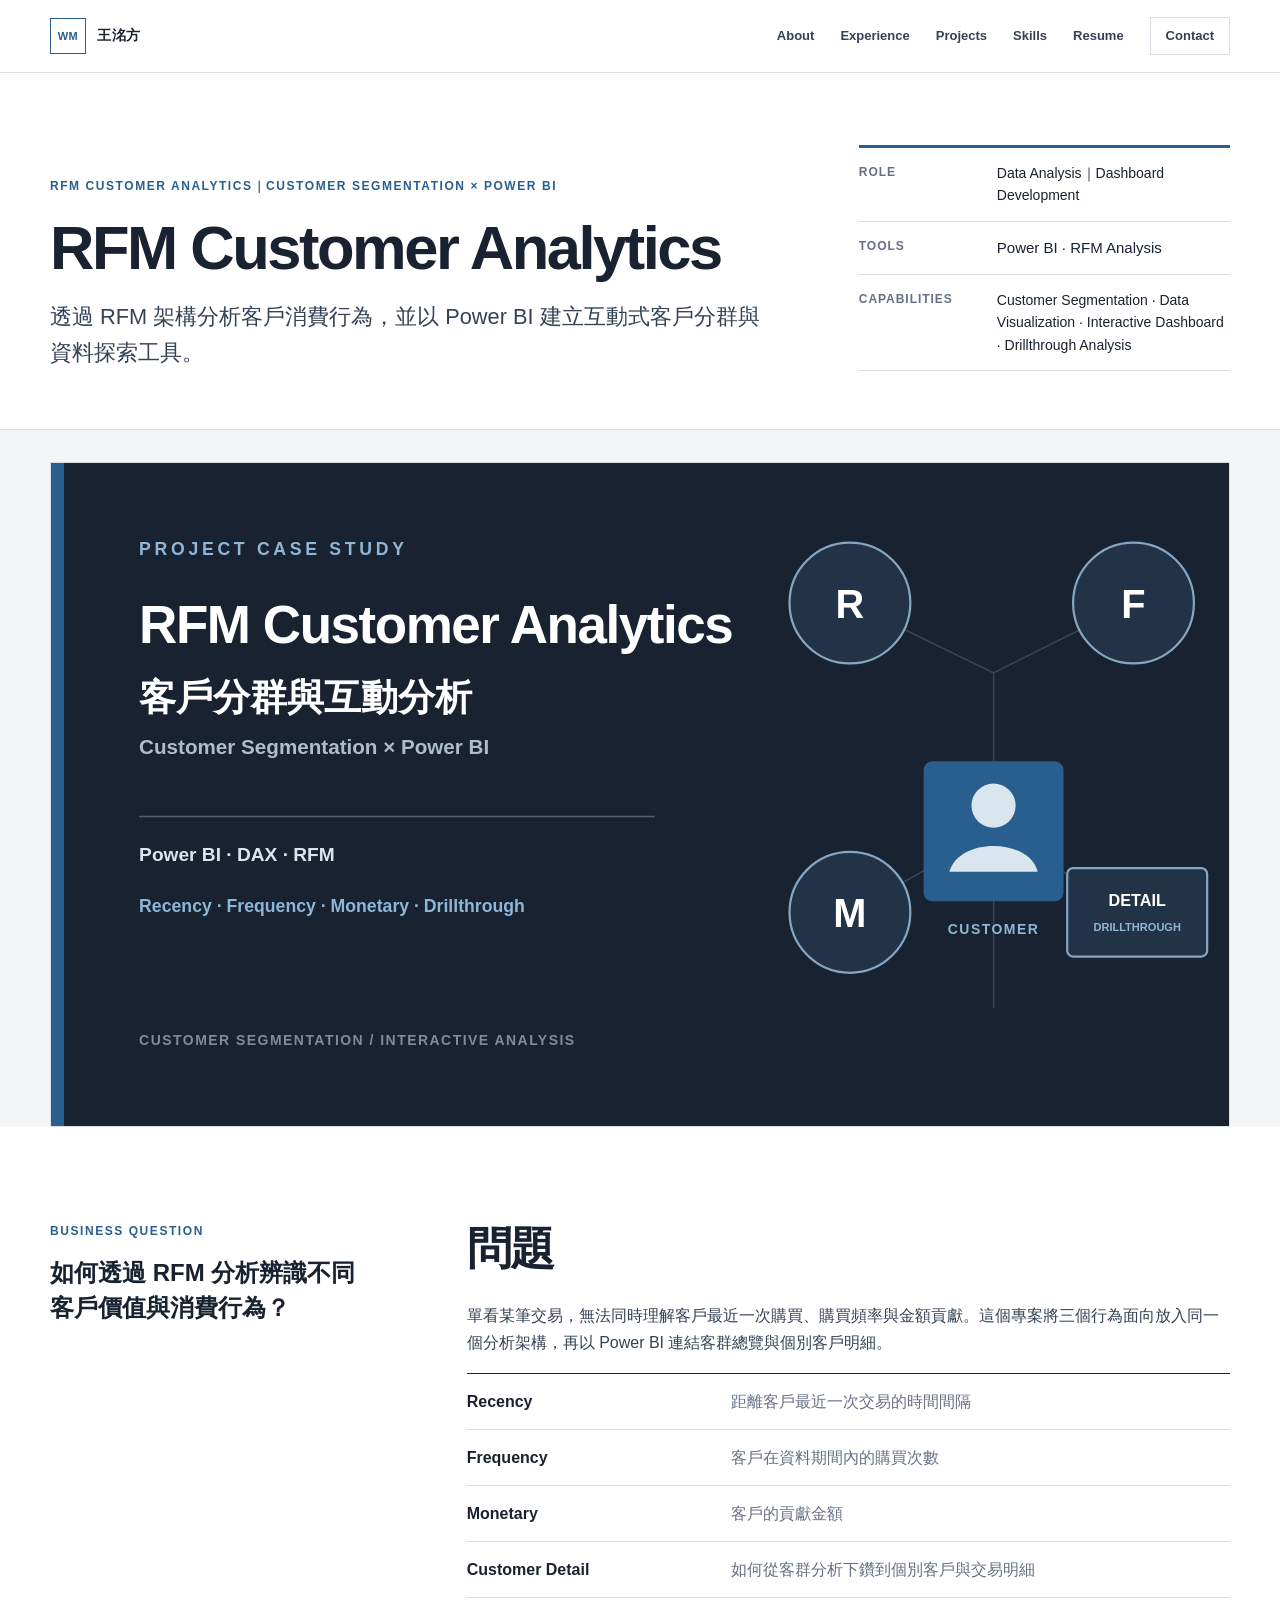
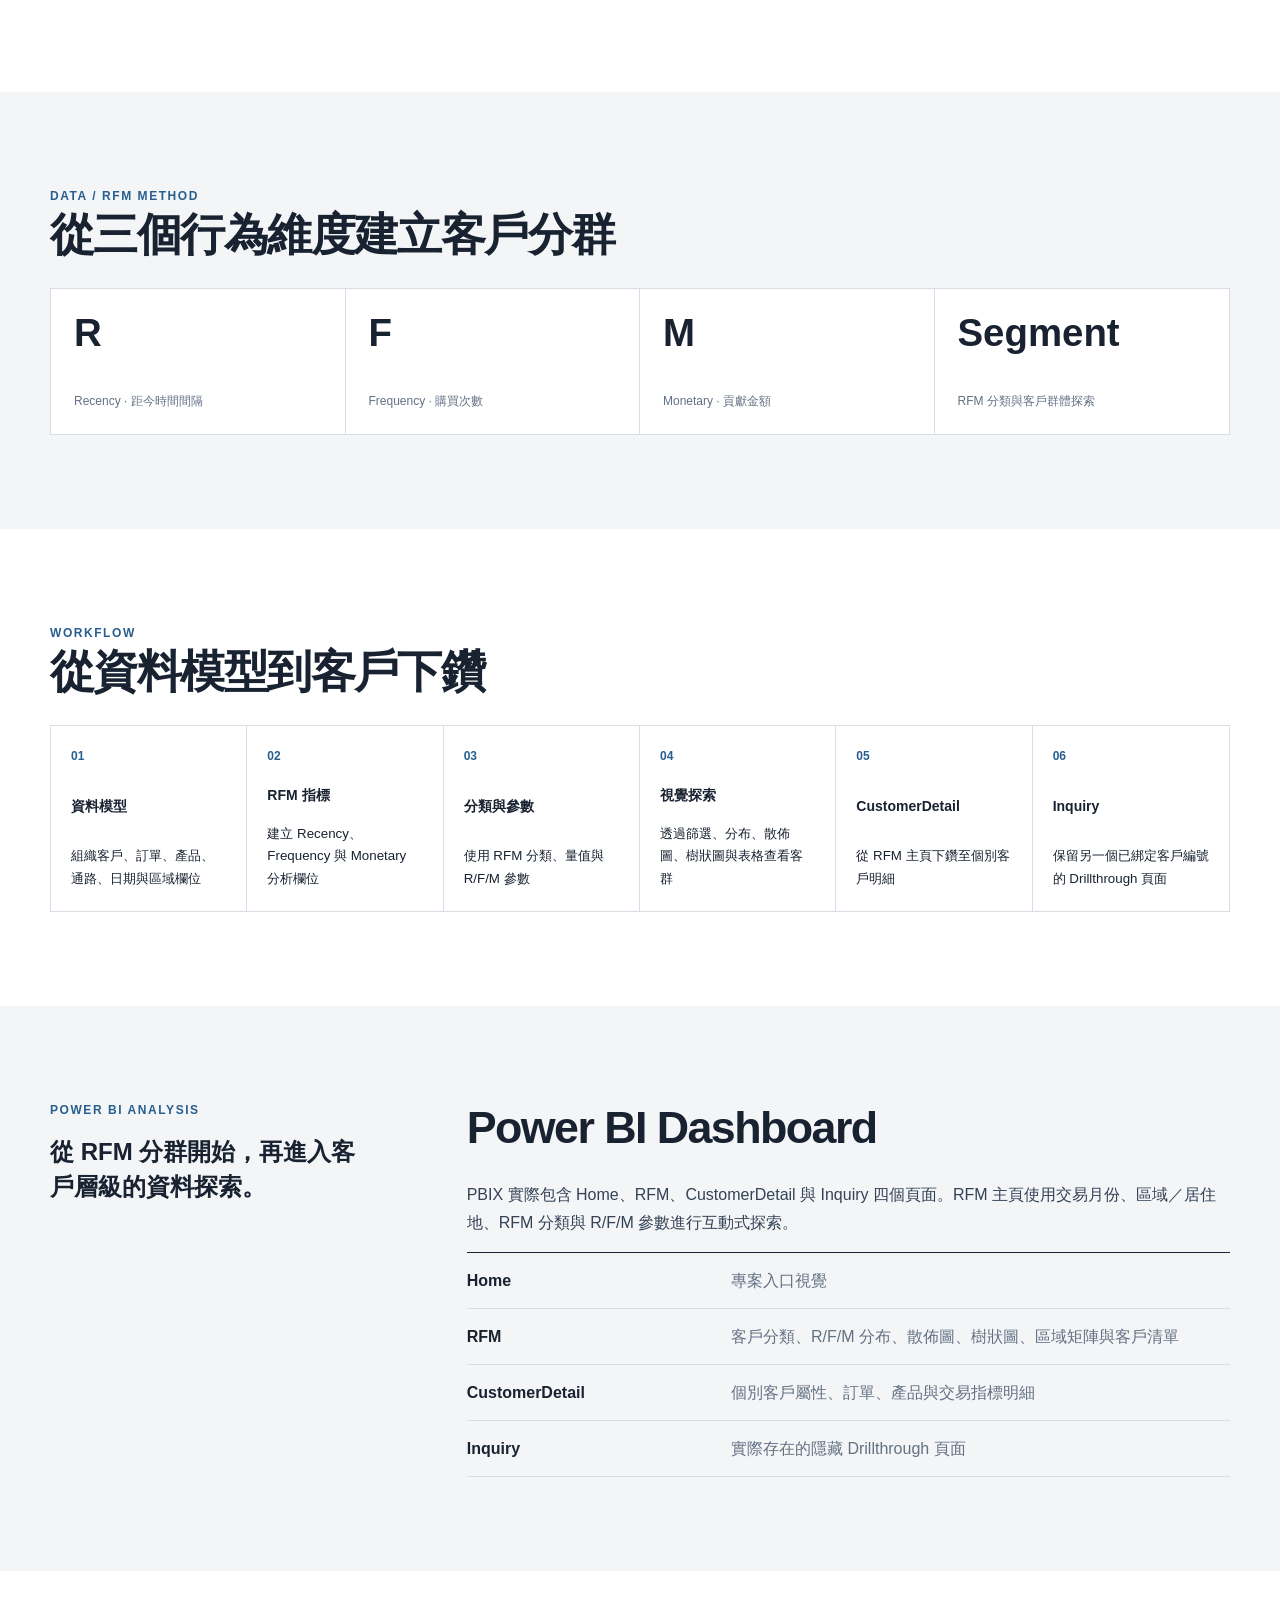
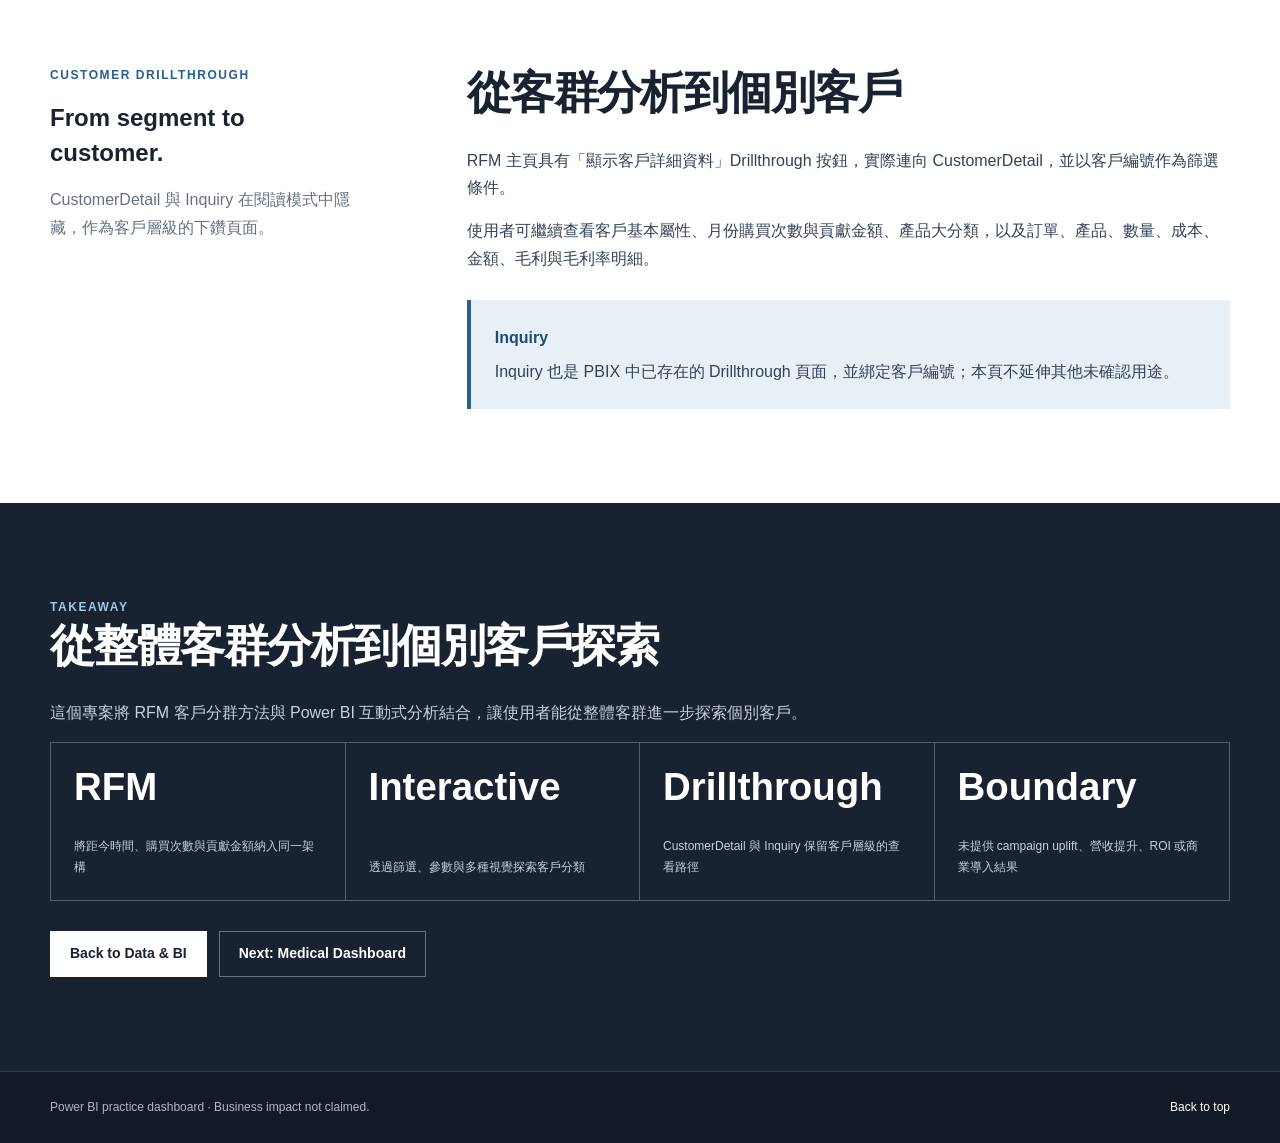
<file: projects/rfm-customer-analytics.html>
<!DOCTYPE html>
<html lang="zh-Hant">
<head>
  <meta charset="utf-8">
  <meta name="viewport" content="width=device-width, initial-scale=1">
  <title>RFM Customer Analytics | 王洺方</title>
  <meta name="description" content="RFM customer segmentation and Power BI dashboard project by Mingfang Wang.">
  <link rel="canonical" href="https://minnggy.github.io/projects/rfm-customer-analytics.html">
  <link rel="icon" href="../assets/images/favicon.svg" type="image/svg+xml">
  <meta property="og:type" content="article">
  <meta property="og:locale" content="zh_TW">
  <meta property="og:title" content="RFM Customer Analytics | 王洺方">
  <meta property="og:description" content="Customer Segmentation × Power BI">
  <meta property="og:url" content="https://minnggy.github.io/projects/rfm-customer-analytics.html">
  <link rel="stylesheet" href="../assets/css/site.css">
</head>
<body>
  <a class="skip-link" href="#main">跳至主要內容</a>
  <header class="site-header">
    <div class="nav-shell">
      <a class="brand" href="../index.html"><span class="brand-mark" aria-hidden="true">WM</span><span>王洺方</span></a>
      <button class="menu-button" type="button" aria-label="開啟導覽選單" aria-expanded="false" aria-controls="site-navigation" data-menu-button><span></span></button>
      <nav class="site-nav" id="site-navigation" aria-label="主要導覽" data-site-nav data-open="false">
        <a href="../index.html#about">About</a>
        <a href="../index.html#experience">Experience</a>
        <a href="../index.html#projects">Projects</a>
        <a href="../index.html#skills">Skills</a>
        <a href="../resume.html">Resume</a>
        <a class="nav-contact" href="../index.html#contact">Contact</a>
      </nav>
    </div>
  </header>

  <main id="main">
    <section class="case-hero">
      <div class="container case-hero-grid">
        <div>
          <p class="case-tag">RFM Customer Analytics｜Customer Segmentation × Power BI</p>
          <h1>RFM Customer Analytics</h1>
          <p class="case-lead">透過 RFM 架構分析客戶消費行為，並以 Power BI 建立互動式客戶分群與資料探索工具。</p>
        </div>
        <dl class="case-meta">
          <div><dt>Role</dt><dd>Data Analysis｜Dashboard Development</dd></div>
          <div data-meta="tools"><dt>Tools</dt><dd>Power BI · RFM Analysis</dd></div>
          <div><dt>Capabilities</dt><dd>Customer Segmentation · Data Visualization · Interactive Dashboard · Drillthrough Analysis</dd></div>
        </dl>
      </div>
    </section>

    <figure class="case-visual container">
      <a href="https://app.powerbi.com/view?r=eyJrIjoiYzM5Y2Q4YzEtY2E3ZC00YzRjLWEwN2QtYzdkZGQ2OTc3NWU1IiwidCI6IjcwODk3ZDZmLTBhNDgtNDlkZS04ODBmLTI3ZDhhZDQ1ZDc2ZSIsImMiOjEwfQ%3D%3D" target="_blank" rel="noopener noreferrer">
        <img src="../assets/images/projects/rfm-customer-analytics-cover.svg" alt="RFM Customer Analytics 客戶分群與 Power BI 專案成果封面" width="1600">
      </a>
    </figure>

    <section class="case-section section-white">
      <div class="container case-two">
        <div class="case-aside">
          <p class="section-label">Business Question</p>
          <strong>如何透過 RFM 分析辨識不同客戶價值與消費行為？</strong>
        </div>
        <div class="case-content">
          <h2>問題</h2>
          <p>單看某筆交易，無法同時理解客戶最近一次購買、購買頻率與金額貢獻。這個專案將三個行為面向放入同一個分析架構，再以 Power BI 連結客群總覽與個別客戶明細。</p>
          <dl class="kpi-list">
            <div><dt>Recency</dt><dd>距離客戶最近一次交易的時間間隔</dd></div>
            <div><dt>Frequency</dt><dd>客戶在資料期間內的購買次數</dd></div>
            <div><dt>Monetary</dt><dd>客戶的貢獻金額</dd></div>
            <div><dt>Customer Detail</dt><dd>如何從客群分析下鑽到個別客戶與交易明細</dd></div>
          </dl>
        </div>
      </div>
    </section>

    <section class="case-section">
      <div class="container">
        <p class="section-label">Data / RFM Method</p>
        <h2>從三個行為維度建立客戶分群</h2>
        <div class="metric-grid">
          <div class="metric-box"><strong>R</strong><span>Recency · 距今時間間隔</span></div>
          <div class="metric-box"><strong>F</strong><span>Frequency · 購買次數</span></div>
          <div class="metric-box"><strong>M</strong><span>Monetary · 貢獻金額</span></div>
          <div class="metric-box"><strong>Segment</strong><span>RFM 分類與客戶群體探索</span></div>
        </div>
      </div>
    </section>

    <section class="case-section section-white">
      <div class="container">
        <p class="section-label">Workflow</p>
        <h2>從資料模型到客戶下鑽</h2>
        <div class="process-line" role="group" aria-label="RFM 分析與 Power BI 流程">
          <div><span>01</span><strong>資料模型</strong><small>組織客戶、訂單、產品、通路、日期與區域欄位</small></div>
          <div><span>02</span><strong>RFM 指標</strong><small>建立 Recency、Frequency 與 Monetary 分析欄位</small></div>
          <div><span>03</span><strong>分類與參數</strong><small>使用 RFM 分類、量值與 R/F/M 參數</small></div>
          <div><span>04</span><strong>視覺探索</strong><small>透過篩選、分布、散佈圖、樹狀圖與表格查看客群</small></div>
          <div><span>05</span><strong>CustomerDetail</strong><small>從 RFM 主頁下鑽至個別客戶明細</small></div>
          <div><span>06</span><strong>Inquiry</strong><small>保留另一個已綁定客戶編號的 Drillthrough 頁面</small></div>
        </div>
      </div>
    </section>

    <section class="case-section">
      <div class="container case-two">
        <div class="case-aside">
          <p class="section-label">Power BI Analysis</p>
          <strong>從 RFM 分群開始，再進入客戶層級的資料探索。</strong>
        </div>
        <div class="case-content">
          <h2>Power BI Dashboard</h2>
          <p>PBIX 實際包含 Home、RFM、CustomerDetail 與 Inquiry 四個頁面。RFM 主頁使用交易月份、區域／居住地、RFM 分類與 R/F/M 參數進行互動式探索。</p>
          <dl class="kpi-list">
            <div><dt>Home</dt><dd>專案入口視覺</dd></div>
            <div><dt>RFM</dt><dd>客戶分類、R/F/M 分布、散佈圖、樹狀圖、區域矩陣與客戶清單</dd></div>
            <div><dt>CustomerDetail</dt><dd>個別客戶屬性、訂單、產品與交易指標明細</dd></div>
            <div><dt>Inquiry</dt><dd>實際存在的隱藏 Drillthrough 頁面</dd></div>
          </dl>
        </div>
      </div>
    </section>

    <section class="case-section section-white">
      <div class="container case-two">
        <div class="case-aside">
          <p class="section-label">Customer Drillthrough</p>
          <strong>From segment to customer.</strong>
          <p>CustomerDetail 與 Inquiry 在閱讀模式中隱藏，作為客戶層級的下鑽頁面。</p>
        </div>
        <div class="case-content">
          <h2>從客群分析到個別客戶</h2>
          <p>RFM 主頁具有「顯示客戶詳細資料」Drillthrough 按鈕，實際連向 CustomerDetail，並以客戶編號作為篩選條件。</p>
          <p>使用者可繼續查看客戶基本屬性、月份購買次數與貢獻金額、產品大分類，以及訂單、產品、數量、成本、金額、毛利與毛利率明細。</p>
          <div class="caveat">
            <strong>Inquiry</strong>
            <p>Inquiry 也是 PBIX 中已存在的 Drillthrough 頁面，並綁定客戶編號；本頁不延伸其他未確認用途。</p>
          </div>
        </div>
      </div>
    </section>

    <section class="case-section section-ink">
      <div class="container">
        <p class="section-label">Takeaway</p>
        <h2>從整體客群分析到個別客戶探索</h2>
        <p class="section-intro">這個專案將 RFM 客戶分群方法與 Power BI 互動式分析結合，讓使用者能從整體客群進一步探索個別客戶。</p>
        <div class="metric-grid">
          <div class="metric-box"><strong>RFM</strong><span>將距今時間、購買次數與貢獻金額納入同一架構</span></div>
          <div class="metric-box"><strong>Interactive</strong><span>透過篩選、參數與多種視覺探索客戶分類</span></div>
          <div class="metric-box"><strong>Drillthrough</strong><span>CustomerDetail 與 Inquiry 保留客戶層級的查看路徑</span></div>
          <div class="metric-box"><strong>Boundary</strong><span>未提供 campaign uplift、營收提升、ROI 或商業導入結果</span></div>
        </div>
        <div class="case-actions">
          <a class="button" href="../index.html#data-bi-gallery">Back to Data &amp; BI</a>
          <a class="button button-secondary" href="medical-dashboard.html">Next: Medical Dashboard</a>
        </div>
      </div>
    </section>
  </main>

  <footer class="site-footer">
    <div class="container footer-row">
      <span>Power BI practice dashboard · Business impact not claimed.</span>
      <a href="#main">Back to top</a>
    </div>
  </footer>
  <script src="../assets/js/site.js" defer></script>
</body>
</html>
</file>
<file: assets/css/site.css>
:root {
  --bg: #f3f5f7;
  --surface: #ffffff;
  --surface-soft: #e9eef3;
  --ink: #182230;
  --ink-soft: #344256;
  --muted: #647184;
  --line: #d7dee6;
  --accent: #285f8f;
  --accent-dark: #1e4b73;
  --accent-soft: #e8f0f7;
  --white: #ffffff;
  --radius-card: 8px;
  --radius-small: 4px;
  --shadow-base: 0 10px 28px rgba(24, 34, 48, 0.06);
  --shadow-hover: 0 16px 34px rgba(24, 34, 48, 0.1);
  --max: 1180px;
  --sans: -apple-system, BlinkMacSystemFont, "Segoe UI", "PingFang TC", "Microsoft JhengHei", sans-serif;
}

* { box-sizing: border-box; }
html { scroll-behavior: smooth; }
body {
  margin: 0;
  background: var(--bg);
  color: var(--ink);
  font-family: var(--sans);
  font-size: 16px;
  line-height: 1.7;
  text-rendering: optimizeLegibility;
  -webkit-font-smoothing: antialiased;
}
img { display: block; max-width: 100%; }
figure { margin: 0; }
a { color: inherit; }
button, input, select { font: inherit; }
h1, h2, h3, h4, p { overflow-wrap: anywhere; }

.skip-link {
  position: fixed;
  top: -80px;
  left: 16px;
  z-index: 1000;
  padding: 10px 14px;
  background: var(--ink);
  color: var(--white);
  text-decoration: none;
}
.skip-link:focus { top: 12px; }
:focus-visible { outline: 3px solid #f2b84b; outline-offset: 3px; }

.container {
  width: min(var(--max), calc(100% - 48px));
  margin-inline: auto;
}

/* Navigation */
.site-header {
  position: sticky;
  top: 0;
  z-index: 100;
  border-bottom: 1px solid var(--line);
  background: rgba(255, 255, 255, 0.96);
  backdrop-filter: blur(10px);
}
.nav-shell {
  width: min(var(--max), calc(100% - 48px));
  min-height: 72px;
  margin-inline: auto;
  display: flex;
  align-items: center;
  justify-content: space-between;
  gap: 28px;
}
.brand {
  display: inline-flex;
  align-items: center;
  gap: 11px;
  color: var(--ink);
  font-size: 14px;
  font-weight: 700;
  letter-spacing: 0.04em;
  text-decoration: none;
  white-space: nowrap;
}
.brand-mark {
  display: grid;
  width: 36px;
  height: 36px;
  place-items: center;
  border: 1px solid var(--accent);
  color: var(--accent);
  font-size: 11px;
  font-weight: 700;
  letter-spacing: 0.04em;
}
.site-nav {
  display: flex;
  align-items: center;
  gap: 26px;
}
.site-nav a {
  padding: 7px 0;
  color: var(--ink-soft);
  font-size: 13px;
  font-weight: 600;
  text-decoration: none;
}
.site-nav a:hover,
.site-nav a[aria-current="page"] { color: var(--accent); }
.nav-contact,
.nav-resume {
  padding-inline: 15px !important;
  border: 1px solid var(--line);
}
.menu-button {
  display: none;
  width: 44px;
  height: 44px;
  padding: 0;
  border: 0;
  background: transparent;
  color: var(--ink);
  cursor: pointer;
}
.menu-button span,
.menu-button::before,
.menu-button::after {
  content: "";
  display: block;
  width: 24px;
  height: 2px;
  margin: 5px auto;
  background: currentColor;
}

/* Shared type and controls */
.eyebrow,
.section-label,
.case-tag,
.project-type,
.folio-line,
.feature-type,
.gallery-tag {
  margin: 0;
  color: var(--accent);
  font-size: 12px;
  font-weight: 700;
  letter-spacing: 0.13em;
  text-transform: uppercase;
}
.section-index {
  margin: 0 0 8px;
  color: var(--muted);
  font-size: 12px;
  font-weight: 700;
}
.button {
  min-height: 46px;
  display: inline-flex;
  align-items: center;
  justify-content: center;
  padding: 10px 19px;
  border: 1px solid var(--accent);
  background: var(--accent);
  color: var(--white);
  font-size: 14px;
  font-weight: 700;
  text-decoration: none;
  transition: background-color 150ms ease, border-color 150ms ease, color 150ms ease;
}
.button:hover { border-color: var(--accent-dark); background: var(--accent-dark); }
.button-secondary {
  border-color: var(--line);
  background: transparent;
  color: var(--ink);
}
.button-secondary:hover { border-color: var(--accent); background: var(--accent-soft); color: var(--accent-dark); }
.text-link,
.project-link,
.gallery-link {
  display: inline-flex;
  align-items: center;
  gap: 9px;
  padding-bottom: 3px;
  border-bottom: 1px solid currentColor;
  color: var(--accent-dark);
  font-size: 14px;
  font-weight: 700;
  text-decoration: none;
}
.text-link:hover,
.project-link:hover,
.gallery-link:hover { color: var(--accent); }
.hero-actions,
.case-actions,
.button-row {
  display: flex;
  flex-wrap: wrap;
  gap: 12px;
  margin-top: 30px;
}

/* Home */
.career-hero {
  padding: 72px 0 66px;
  border-bottom: 1px solid var(--line);
  background: var(--surface);
}
.career-hero-grid {
  display: block;
}
.career-hero-copy { max-width: 900px; }
.career-hero h1 {
  margin: 18px 0 18px;
  font-size: clamp(58px, 6.5vw, 84px);
  font-weight: 700;
  line-height: 1;
  letter-spacing: -0.055em;
}
.career-position {
  margin: 0;
  color: var(--ink);
  font-size: clamp(22px, 2.6vw, 34px);
  font-weight: 700;
  line-height: 1.35;
  letter-spacing: -0.02em;
}
.career-position span { color: var(--accent); }
.career-position-en {
  margin: 10px 0 0;
  color: var(--muted);
  font-size: 13px;
  font-weight: 600;
  letter-spacing: 0.035em;
}
.hero-summary {
  max-width: 690px;
  margin: 30px 0 0;
  color: var(--ink-soft);
  font-size: 18px;
  line-height: 1.85;
}
.home-section { padding: 80px 0; }
.home-page #about { padding: 72px 0; }
.home-page #skills,
.home-page #projects,
.home-page #data-bi-gallery,
.home-page #experience { padding: 56px 0 0; }
.home-page #experience { padding-bottom: 56px; }
.section-white { background: var(--surface); }
.home-section-grid {
  display: grid;
  grid-template-columns: minmax(260px, 0.85fr) minmax(0, 1.45fr);
  gap: 9vw;
  align-items: start;
}
.home-section-heading h2,
.contact-layout h2 {
  margin: 17px 0 0;
  font-size: clamp(34px, 4vw, 52px);
  font-weight: 700;
  line-height: 1.18;
  letter-spacing: -0.035em;
}
.about-text { max-width: 760px; }
.about-text p {
  margin: 0 0 21px;
  color: var(--ink-soft);
  font-size: 17px;
}
.about-text .text-link { margin-top: 8px; }
.section-heading-inline {
  display: grid;
  grid-template-columns: minmax(160px, 180px) minmax(0, 1fr);
  column-gap: 36px;
  row-gap: 8px;
  align-items: end;
  margin-bottom: 24px;
  padding-bottom: 14px;
  border-bottom: 1px solid var(--line);
}
.section-heading-inline h2 { margin: 0; }
.section-heading-inline > p {
  grid-column: 2;
  max-width: 640px;
  justify-self: start;
  margin: 0;
  color: var(--muted);
  font-size: 14px;
  font-weight: 400;
  line-height: 1.6;
}
.section-heading-inline > div > h2.section-label {
  margin: 0;
  color: var(--accent);
  font-size: 12px;
  font-weight: 700;
  line-height: 1.4;
  letter-spacing: 0.13em;
  white-space: nowrap;
}
.home-page #about .home-section-grid {
  grid-template-columns: minmax(260px, 0.72fr) minmax(0, 1.55fr);
  gap: clamp(48px, 7vw, 84px);
}
.home-page #about .home-section-heading h2 {
  max-width: 560px;
  font-size: clamp(24px, 2vw, 28px);
  font-weight: 600;
  line-height: 1.28;
}

/* Experience */
.experience-card {
  display: grid;
  grid-template-columns: minmax(230px, 0.8fr) minmax(0, 2fr);
  gap: 50px;
  padding: 34px 0;
  border-bottom: 1px solid var(--line);
}
.experience-meta time {
  display: block;
  color: var(--accent);
  font-size: 13px;
  font-weight: 700;
}
.experience-meta span {
  display: block;
  margin-top: 8px;
  color: var(--ink);
  font-size: 17px;
  font-weight: 700;
}
.experience-body h3 {
  margin: 0 0 13px;
  font-size: 23px;
  line-height: 1.35;
}
.experience-body ul {
  margin: 0;
  padding-left: 20px;
  color: var(--ink-soft);
}
.experience-body li + li { margin-top: 5px; }

/* Project management evidence */
.pm-evidence {
  display: grid;
  grid-template-columns: minmax(0, 1.85fr) minmax(260px, 0.85fr);
  gap: clamp(34px, 4vw, 52px);
  align-items: start;
  margin-top: 48px;
}
.pm-evidence-main { padding: 8px 0 10px; }
.pm-capability-primary {
  margin: 0 0 13px;
  color: var(--accent);
  font-size: 12px;
  font-weight: 600;
  letter-spacing: 0.1em;
  text-transform: uppercase;
}
.pm-capability-list {
  margin: 0;
  padding: 0;
  list-style: none;
}
.pm-capability-list li {
  color: var(--ink);
  font-size: 18px;
  font-weight: 600;
  line-height: 1.55;
}
.pm-capability-list li + li { margin-top: 2px; }
.pm-methods {
  margin: 24px 0 0;
  color: var(--muted);
  font-size: 14px;
  line-height: 1.85;
}
.pm-evidence-outcome {
  padding: 8px 0 10px clamp(30px, 3.5vw, 46px);
  border-left: 1px solid var(--line);
}
.pm-evidence-outcome .section-label { margin-bottom: 12px; }
.pm-outcome-value {
  margin: 0;
  color: var(--accent);
  font-size: clamp(46px, 4.8vw, 62px);
  font-weight: 700;
  line-height: 1;
  letter-spacing: -0.05em;
}
.pm-outcome-label {
  margin: 10px 0 0;
  color: var(--ink);
  font-size: 17px;
  font-weight: 700;
}
.pm-outcome-note {
  margin: 7px 0 0;
  color: var(--muted);
  font-size: 12px;
}
.pm-experience-title {
  margin: 0 0 18px;
  color: var(--muted);
  font-size: 12px;
  font-weight: 700;
  letter-spacing: 0.11em;
  text-transform: uppercase;
}

/* Projects */
.project-grid {
  display: grid;
  grid-template-columns: repeat(2, minmax(0, 1fr));
  gap: 44px 30px;
}
.portfolio-card {
  min-width: 0;
  border: 1px solid var(--line);
  border-radius: var(--radius-card);
  overflow: hidden;
  background: var(--surface);
  box-shadow: var(--shadow-base);
  transition: border-color 180ms ease, box-shadow 180ms ease, transform 180ms ease;
}
.portfolio-card:hover {
  border-color: var(--accent);
  box-shadow: var(--shadow-hover);
  transform: translateY(-2px);
}
.project-image {
  display: block;
  aspect-ratio: 16 / 9;
  overflow: hidden;
  border-bottom: 1px solid var(--line);
  background: var(--surface-soft);
}
.project-image img {
  width: 100%;
  height: 100%;
  object-fit: cover;
  object-position: top center;
  transition: transform 220ms ease;
}
.portfolio-card:hover .project-image img { transform: scale(1.02); }
.project-card-body { padding: 26px 28px 28px; }
.project-card-top {
  display: flex;
  justify-content: space-between;
  gap: 18px;
  margin-bottom: 20px;
  color: var(--muted);
  font-size: 12px;
  font-weight: 700;
}
.project-card-top span { color: var(--accent); }
.project-type { margin-bottom: 8px; }
.portfolio-card h3 {
  margin: 0 0 13px;
  font-size: 27px;
  line-height: 1.3;
  letter-spacing: -0.025em;
}
.portfolio-card h3 + p {
  min-height: 58px;
  margin: 0;
  color: var(--ink-soft);
  font-size: 15px;
}
.project-tools {
  margin: 22px 0 18px;
  padding-top: 16px;
  border-top: 1px solid var(--line);
  color: var(--muted);
  font-size: 12px;
  font-weight: 600;
}
.project-card-meta {
  display: grid;
  grid-template-columns: repeat(2, minmax(0, 1fr));
  gap: 18px;
  margin: 20px 0 14px;
  padding-top: 14px;
  border-top: 1px solid var(--line);
}
.project-card-meta > div { min-width: 0; }
.project-card-meta dt {
  margin-bottom: 4px;
  color: var(--accent);
  font-size: 12px;
  font-weight: 700;
  letter-spacing: 0.09em;
  text-transform: uppercase;
}
.project-card-meta dd {
  margin: 0;
  color: var(--muted);
  font-size: 14px;
  font-weight: 400;
  line-height: 1.55;
}

.gallery-grid {
  display: grid;
  grid-template-columns: repeat(2, minmax(0, 1fr));
  gap: 32px;
  padding: 24px 0 28px;
  border-bottom: 1px solid var(--line);
}
.gallery-item { min-width: 0; }
.gallery-image {
  display: block;
  aspect-ratio: 16 / 9;
  overflow: hidden;
  border: 1px solid var(--line);
  background: var(--surface-soft);
}
.gallery-image img {
  width: 100%;
  height: 100%;
  object-fit: cover;
  object-position: top center;
  transition: transform 220ms ease;
}
.gallery-item:hover .gallery-image img { transform: scale(1.02); }
.gallery-item-body {
  display: grid;
  grid-template-columns: minmax(0, 1fr) auto;
  gap: 6px 20px;
  align-items: start;
  padding-top: 16px;
}
.gallery-item h3 {
  margin: 0;
  font-size: 21px;
  line-height: 1.3;
  letter-spacing: -0.02em;
}
.gallery-meta {
  margin: 0;
  color: var(--muted);
  font-size: 13px;
  line-height: 1.55;
}
.gallery-item .gallery-link {
  grid-column: 2;
  grid-row: 1 / span 2;
  align-self: end;
  white-space: nowrap;
}
.project-link-group {
  display: flex;
  flex-wrap: wrap;
  align-items: center;
  gap: 8px 18px;
}
.gallery-item .project-link-group {
  grid-column: 2;
  grid-row: 1 / span 2;
  align-self: end;
  flex-direction: column;
  align-items: flex-end;
  justify-content: flex-end;
  gap: 6px;
}
.gallery-item .project-link-group .gallery-link {
  grid-column: auto;
  grid-row: auto;
  align-self: auto;
}

/* Skills */
.skills-grid {
  display: grid;
  grid-template-columns: repeat(3, minmax(0, 1fr));
  gap: 0;
}
.home-page #skills { background: var(--surface); }
.skills-panel {
  padding: 28px 28px 30px;
  background: transparent;
}
.skills-panel + .skills-panel { border-left: 1px solid var(--line); }
.skills-panel > p {
  margin: 0 0 12px;
  color: var(--accent);
  font-size: 12px;
  font-weight: 700;
  letter-spacing: 0.11em;
}
.skills-panel h3 { margin: 0 0 20px; font-size: 22px; }
.skills-panel ul {
  display: grid;
  gap: 7px;
  margin: 0;
  padding: 0;
  list-style: none;
}
.skills-panel li {
  position: relative;
  padding-left: 14px;
  color: var(--ink-soft);
  font-size: 13px;
}
.skills-panel li::before {
  content: "";
  position: absolute;
  top: 0.78em;
  left: 0;
  width: 5px;
  height: 5px;
  background: var(--accent);
  transform: translateY(-50%);
}

.career-path {
  display: flex;
  flex-wrap: wrap;
  align-items: center;
  gap: 10px;
  margin: 30px 0 24px;
  padding: 18px 0;
  border-top: 1px solid var(--line);
  border-bottom: 1px solid var(--line);
  list-style: none;
}
.career-path li {
  display: inline-flex;
  align-items: center;
  gap: 10px;
  color: var(--ink);
  font-size: 14px;
  font-weight: 700;
}
.career-path li:not(:last-child)::after {
  content: "→";
  color: var(--accent);
}

/* Contact and footer */
.contact-section {
  padding: 76px 0;
  background: var(--ink);
  color: var(--white);
}
.contact-layout {
  display: grid;
  grid-template-columns: 1fr 1fr;
  gap: 9vw;
  align-items: start;
}
.contact-layout .section-label { color: #9ec7e8; }
.contact-layout h2 { margin-bottom: 18px; }
.contact-layout p { max-width: 580px; margin: 0; color: #c8d0db; }
.contact-list { border-top: 1px solid #4a5667; }
.contact-list a {
  display: grid;
  grid-template-columns: 90px 1fr;
  gap: 20px;
  padding: 16px 0;
  border-bottom: 1px solid #4a5667;
  color: var(--white);
  text-decoration: none;
}
.contact-list a:hover { color: #9ec7e8; }
.contact-list span { color: #9ba8b8; font-size: 12px; }
.contact-list strong { font-size: 14px; font-weight: 600; overflow-wrap: anywhere; }
.site-footer {
  padding: 25px 0;
  border-top: 1px solid #303d4e;
  background: #121a25;
  color: #aeb8c5;
  font-size: 12px;
}
.footer-row {
  display: flex;
  align-items: center;
  justify-content: space-between;
  gap: 24px;
}
.footer-row a { color: var(--white); text-decoration: none; }

/* Shared case-study, About and Resume pages */
.section,
.case-section { padding: 94px 0; }
.section-ink { background: var(--ink); color: var(--white); }
.section-compact { padding: 70px 0; }
.case-hero {
  padding: 72px 0 58px;
  border-bottom: 1px solid var(--line);
  background: var(--surface);
}
.case-hero-grid {
  display: grid;
  grid-template-columns: minmax(0, 1.55fr) minmax(300px, 0.8fr);
  gap: 7vw;
  align-items: end;
}
.case-hero h1 {
  max-width: 900px;
  margin: 18px 0;
  font-size: clamp(42px, 4.8vw, 64px);
  font-weight: 700;
  line-height: 1.08;
  letter-spacing: -0.04em;
}
.case-lead {
  max-width: 780px;
  margin: 0;
  color: var(--ink-soft);
  font-size: clamp(18px, 1.7vw, 23px);
  line-height: 1.65;
}
.case-meta { margin: 0; border-top: 3px solid var(--accent); }
.case-meta div {
  display: grid;
  grid-template-columns: 120px 1fr;
  gap: 18px;
  padding: 14px 0;
  border-bottom: 1px solid var(--line);
}
.case-meta dt {
  color: var(--muted);
  font-size: 12px;
  font-weight: 700;
  letter-spacing: 0.08em;
  text-transform: uppercase;
}
.case-meta dd {
  margin: 0;
  font-size: 14px;
  font-weight: 400;
  line-height: 1.6;
}
.case-meta [data-meta="tools"] dd {
  font-size: 15px;
  font-weight: 500;
}
.case-visual { padding: 32px 0 0; }
.medical-report-visual { padding-bottom: 44px; }
.case-visual > a { display: block; }
.case-visual img {
  width: 100%;
  height: auto;
  max-height: 760px;
  object-fit: cover;
  border: 1px solid var(--line);
  background: var(--surface-soft);
}
.case-visual figcaption {
  margin-top: 10px;
  color: var(--muted);
  font-size: 12px;
  font-weight: 700;
  letter-spacing: 0.1em;
  text-transform: uppercase;
}
.case-two {
  display: grid;
  grid-template-columns: minmax(230px, 0.7fr) minmax(0, 1.7fr);
  gap: 8vw;
}
.case-aside { align-self: start; }
.case-aside strong {
  display: block;
  margin: 15px 0;
  color: var(--ink);
  font-size: 24px;
  line-height: 1.45;
}
.case-aside p:last-child { color: var(--muted); }
.case-content h2,
.case-section > .container > h2 {
  margin: 0 0 26px;
  font-size: clamp(30px, 3.5vw, 46px);
  line-height: 1.24;
  letter-spacing: -0.035em;
}
.case-content > p { max-width: 850px; color: var(--ink-soft); font-size: 16px; }
.section-ink .section-label { color: #9ec7e8; }
.section-ink .section-intro,
.section-ink p { color: #c8d0db; }
.section-ink .button { border-color: var(--white); background: var(--white); color: var(--ink); }
.section-ink .button:hover { background: #dfe6ed; }
.section-ink .button-secondary { border-color: #667386; background: transparent; color: var(--white); }

.metric-grid {
  display: grid;
  grid-template-columns: repeat(4, minmax(0, 1fr));
  border: 1px solid var(--line);
  background: var(--surface);
}
.metric-box {
  min-height: 145px;
  display: flex;
  flex-direction: column;
  justify-content: space-between;
  gap: 28px;
  padding: 23px;
  border-right: 1px solid var(--line);
}
.metric-box:last-child { border-right: 0; }
.metric-box strong { font-size: clamp(26px, 3vw, 40px); line-height: 1.1; }
.metric-box span { color: var(--muted); font-size: 12px; }
.section-ink .metric-grid { border-color: #536072; background: transparent; }
.section-ink .metric-box { border-color: #536072; }
.section-ink .metric-box span { color: #c8d0db; }

.caveat {
  margin-top: 28px;
  padding: 24px;
  border-left: 4px solid var(--accent);
  background: var(--accent-soft);
}
.caveat strong { color: var(--accent-dark); }
.caveat p { margin: 7px 0 0; color: var(--ink-soft); }
.insight-list { border-top: 1px solid var(--ink); }
.insight-row {
  display: grid;
  grid-template-columns: 60px minmax(220px, 0.8fr) minmax(0, 1.5fr);
  gap: 28px;
  padding: 25px 0;
  border-bottom: 1px solid var(--line);
}
.insight-row h3,
.insight-row p { margin: 0; }
.insight-row h3 { font-size: 20px; }
.insight-row p { color: var(--ink-soft); }
.insight-grade { color: var(--accent); font-size: 28px; font-weight: 700; }

.process-line,
.funnel {
  display: grid;
  grid-template-columns: repeat(6, minmax(0, 1fr));
  border: 1px solid var(--line);
  background: var(--surface);
}
.process-line div,
.funnel div {
  min-height: 150px;
  display: flex;
  flex-direction: column;
  justify-content: space-between;
  gap: 18px;
  padding: 20px;
  border-right: 1px solid var(--line);
}
.process-line div:last-child,
.funnel div:last-child { border-right: 0; }
.process-line span,
.funnel span { color: var(--accent); font-size: 12px; font-weight: 700; }
.process-line strong,
.funnel strong { font-size: 14px; line-height: 1.45; }
.kpi-list { margin: 0; border-top: 1px solid var(--ink); }
.kpi-list div {
  display: grid;
  grid-template-columns: minmax(150px, 0.65fr) minmax(0, 1.35fr);
  gap: 24px;
  padding: 14px 0;
  border-bottom: 1px solid var(--line);
}
.kpi-list dt { font-weight: 700; }
.kpi-list dd { margin: 0; color: var(--muted); }

.skill-groups { border-top: 1px solid var(--ink); }
.skill-group {
  display: grid;
  grid-template-columns: 150px 1fr;
  gap: 22px;
  padding: 15px 0;
  border-bottom: 1px solid var(--line);
}
.skill-group h3,
.skill-group p { margin: 0; }
.skill-group h3 { color: var(--accent); font-size: 12px; letter-spacing: 0.1em; }
.skill-group p { color: var(--ink-soft); }
.about-grid {
  display: grid;
  grid-template-columns: minmax(0, 1fr) minmax(0, 1.3fr);
  gap: 7vw;
}
.about-copy h2 { margin: 16px 0 22px; font-size: clamp(34px, 4vw, 52px); line-height: 1.2; }
.about-copy > p { color: var(--ink-soft); }
.career-arc,
.skill-lines { display: none; }

/* Resume */
.resume-page main { background: var(--bg); }
.resume-hero {
  padding: 72px 0 62px;
  border-bottom: 1px solid var(--line);
  background: var(--surface);
}
.resume-title {
  display: grid;
  grid-template-columns: minmax(0, 1.6fr) minmax(240px, 0.55fr);
  gap: clamp(48px, 7vw, 92px);
  align-items: center;
}
.resume-title h1 {
  margin: 12px 0 12px;
  font-size: clamp(44px, 5vw, 62px);
  font-weight: 700;
  line-height: 1.05;
  letter-spacing: -0.04em;
}
.resume-title .resume-position {
  max-width: 720px;
  margin: 0;
  color: var(--ink-soft);
  font-size: 17px;
  line-height: 1.75;
}
.resume-contact {
  display: grid;
  gap: 8px;
  padding: 18px 0;
  border-top: 1px solid var(--accent);
  border-bottom: 1px solid var(--line);
  font-size: 14px;
}
.resume-contact a {
  width: fit-content;
  color: var(--ink-soft);
  text-decoration: none;
}
.resume-contact a:hover { color: var(--accent); }

.resume-section { padding: 76px 0; }
.resume-experience { padding-top: 82px; padding-bottom: 82px; }
.resume-section-heading { margin-bottom: 28px; }
.resume-section-heading .section-label { margin-bottom: 8px; }
.resume-section-heading h2 {
  margin: 0;
  font-size: clamp(28px, 3vw, 38px);
  font-weight: 700;
  line-height: 1.2;
  letter-spacing: -0.025em;
}
.resume-section-heading-compact { margin-bottom: 22px; }
.resume-section-heading-compact h2 { font-size: clamp(24px, 2.4vw, 31px); }

.resume-page .timeline { border-top: 1px solid var(--ink); }
.resume-page .timeline-item {
  display: grid;
  grid-template-columns: minmax(150px, 0.42fr) minmax(0, 1.58fr);
  gap: clamp(28px, 4vw, 52px);
  padding: 28px 0;
  border-bottom: 1px solid var(--line);
}
.resume-page .timeline-item time {
  padding-top: 3px;
  color: var(--accent);
  font-size: 13px;
  font-weight: 700;
  letter-spacing: 0.015em;
}
.resume-page .timeline-item h3 { margin: 0; font-size: 22px; line-height: 1.35; }
.resume-page .timeline-item h4 {
  margin: 4px 0 12px;
  color: var(--muted);
  font-size: 15px;
  font-weight: 600;
}
.resume-page .timeline-item p { margin: 8px 0 0; color: var(--ink-soft); }
.resume-page .timeline-item ul {
  max-width: 760px;
  margin: 10px 0 0;
  padding-left: 20px;
  color: var(--ink-soft);
}
.resume-page .timeline-item li + li { margin-top: 6px; }
.timeline-result {
  display: flex;
  align-items: baseline;
  gap: 12px;
  max-width: 760px;
  margin-top: 16px !important;
  padding: 11px 0 1px 15px;
  border-left: 2px solid var(--accent);
  color: var(--ink) !important;
}
.timeline-result span {
  flex: 0 0 auto;
  color: var(--accent);
  font-size: 12px;
  font-weight: 700;
  letter-spacing: 0.1em;
  text-transform: uppercase;
}
.timeline-result strong { color: var(--accent-dark); font-size: 18px; }

.resume-secondary { background: var(--bg); }
.resume-secondary-grid {
  display: grid;
  grid-template-columns: minmax(0, 1.08fr) minmax(0, 0.92fr);
  gap: clamp(54px, 7vw, 92px);
  align-items: start;
}
.timeline-education .timeline-item {
  grid-template-columns: minmax(110px, 0.38fr) minmax(0, 1.62fr);
  gap: 24px;
  padding: 22px 0;
}
.timeline-education .timeline-item h3 { font-size: 19px; }
.timeline-education .timeline-item h4 { margin-bottom: 7px; }
.resume-qualifications { display: grid; gap: 48px; }
.resume-page .skill-groups { border-top-color: var(--ink); }
.resume-page .skill-group {
  grid-template-columns: 118px minmax(0, 1fr);
  gap: 20px;
  padding: 14px 0;
  border-bottom: 0;
}
.resume-page .skill-group h3 {
  font-size: 12px;
  font-weight: 700;
  line-height: 1.6;
}
.resume-page .skill-group p { line-height: 1.65; }
.resume-certifications {
  padding-top: 4px;
  border-top: 1px solid var(--line);
}
.resume-certifications .resume-section-heading { margin-top: 26px; margin-bottom: 14px; }
.resume-certifications p {
  margin: 0;
  color: var(--ink-soft);
  font-size: 15px;
  line-height: 1.8;
}
.resume-certifications p + p { margin-top: 2px; }

.error-page { min-height: 70vh; display: grid; place-items: center; }

@media (min-width: 961px) {
  .home-page #data-bi-gallery .gallery-grid { max-width: 980px; }
}

@media (max-width: 960px) {
  .case-hero-grid,
  .resume-title { grid-template-columns: 1fr; gap: 48px; }
  .resume-title { gap: 34px; }
  .resume-contact { max-width: 620px; }
  .resume-secondary-grid { grid-template-columns: 1fr; gap: 64px; }
  .resume-qualifications { gap: 42px; }
  .home-page #about .home-section-grid { grid-template-columns: minmax(220px, 0.65fr) minmax(0, 1.35fr); gap: 48px; }
  .project-grid { gap: 28px 20px; }
  .skills-grid { grid-template-columns: 1fr; }
  .skills-panel { display: grid; grid-template-columns: 170px 1fr; gap: 10px 20px; }
  .skills-panel + .skills-panel { border-top: 1px solid var(--line); border-left: 0; }
  .skills-panel > p { grid-column: 1; }
  .skills-panel h3 { grid-column: 1; }
  .skills-panel ul { grid-column: 2; grid-row: 1 / span 2; align-self: center; }
  .pm-evidence {
    grid-template-columns: minmax(0, 1.65fr) minmax(240px, 0.8fr);
    gap: 28px;
  }
  .pm-evidence-outcome { padding-left: 28px; }
  .metric-grid { grid-template-columns: repeat(2, 1fr); }
  .metric-box:nth-child(2) { border-right: 0; }
  .metric-box:nth-child(-n+2) { border-bottom: 1px solid var(--line); }
  .process-line,
  .funnel { grid-template-columns: repeat(3, 1fr); }
  .process-line div:nth-child(3),
  .funnel div:nth-child(3) { border-right: 0; }
  .process-line div:nth-child(-n+3),
  .funnel div:nth-child(-n+3) { border-bottom: 1px solid var(--line); }
}

@media (max-width: 820px) {
  .project-grid { grid-template-columns: 1fr; }
  .portfolio-card h3 + p { min-height: 0; }
}

@media (max-width: 760px) {
  .container,
  .nav-shell { width: min(100% - 34px, var(--max)); }
  .site-header { backdrop-filter: none; }
  .menu-button { display: block; }
  .site-nav {
    position: absolute;
    top: 72px;
    right: 0;
    left: 0;
    display: none;
    padding: 12px 17px 18px;
    border-bottom: 1px solid var(--line);
    background: var(--surface);
  }
  .site-nav[data-open="true"] { display: grid; }
  .site-nav a { padding: 11px 7px; border-bottom: 1px solid var(--line); }
  .site-nav a:last-child { border-bottom: 0; }
  .nav-contact,
  .nav-resume { padding-inline: 7px !important; border: 0; }

  .career-hero { padding: 50px 0 46px; }
  .career-hero h1 { font-size: clamp(50px, 16vw, 70px); }
  .career-position { font-size: 23px; }
  .hero-summary { font-size: 16px; }
  .case-hero { padding: 50px 0 40px; }
  .case-hero-grid { gap: 28px; }
  .case-hero h1 { font-size: 36px; }
  .case-content h2,
  .case-section > .container > h2 { font-size: 29px; }
  .home-section,
  .case-section,
  .section { padding: 72px 0; }
  .resume-section { padding: 68px 0; }
  .resume-experience { padding-top: 72px; padding-bottom: 72px; }
  .resume-hero { padding: 58px 0 52px; }
  .home-page #about { padding: 68px 0; }
  .home-page #skills,
  .home-page #projects,
  .home-page #data-bi-gallery,
  .home-page #experience { padding: 48px 0 0; }
  .home-page #experience { padding-bottom: 56px; }
  .home-section-grid,
  .section-heading-inline,
  .experience-card,
  .contact-layout,
  .case-two,
  .about-grid { grid-template-columns: 1fr; gap: 34px; }
  .home-page #about .home-section-grid { grid-template-columns: 1fr; gap: 24px; }
  .section-heading-inline {
    grid-template-columns: 1fr;
    gap: 10px;
    margin-bottom: 20px;
    padding-bottom: 12px;
  }
  .section-heading-inline > p { grid-column: 1; }
  .project-grid { grid-template-columns: 1fr; }
  .gallery-grid { grid-template-columns: 1fr; }
  .portfolio-card h3 + p { min-height: 0; }
  .portfolio-card:hover { transform: none; }
  .pm-evidence { grid-template-columns: 1fr; gap: 28px; margin-top: 36px; }
  .pm-evidence-main { padding-bottom: 0; }
  .pm-evidence-outcome {
    padding: 26px 0 4px;
    border-top: 1px solid var(--line);
    border-left: 0;
  }
  .contact-list { margin-top: 8px; }
  .footer-row { flex-direction: column; align-items: flex-start; gap: 8px; }
  .insight-row { grid-template-columns: 50px 1fr; }
  .insight-row p { grid-column: 2; }
  .resume-page .timeline-item { grid-template-columns: 1fr; gap: 10px; }
  .resume-page .timeline-item time { padding-top: 0; }
  .timeline-result { margin-top: 15px !important; }
  .process-line,
  .funnel { grid-template-columns: repeat(2, 1fr); }
  .process-line div:nth-child(3),
  .funnel div:nth-child(3) { border-right: 1px solid var(--line); }
  .process-line div:nth-child(2n),
  .funnel div:nth-child(2n) { border-right: 0; }
  .process-line div:nth-child(-n+4),
  .funnel div:nth-child(-n+4) { border-bottom: 1px solid var(--line); }
  .skill-group { grid-template-columns: 1fr; gap: 6px; }
}

@media (max-width: 520px) {
  .hero-actions .button { flex: 1 1 100%; }
  .career-position-en { font-size: 12px; }
  .project-card-body { padding: 22px; }
  .gallery-item-body { grid-template-columns: 1fr; }
  .gallery-item .gallery-link {
    grid-column: 1;
    grid-row: auto;
    justify-self: start;
    margin-top: 6px;
  }
  .gallery-item .project-link-group {
    grid-column: 1;
    grid-row: auto;
    align-items: flex-start;
    justify-content: flex-start;
  }
  .gallery-item .project-link-group .gallery-link { margin-top: 0; }
  .project-card-meta { grid-template-columns: 1fr; gap: 10px; }
  .skills-panel { display: block; padding: 24px; }
  .skills-panel ul { margin-top: 16px; }
  .career-path {
    align-items: flex-start;
    flex-direction: column;
    gap: 8px;
  }
  .career-path li:not(:last-child)::after { content: "↓"; }
  .contact-list a { grid-template-columns: 1fr; gap: 3px; }
  .metric-grid { grid-template-columns: 1fr; }
  .metric-box { min-height: 120px; border-right: 0; border-bottom: 1px solid var(--line); }
  .metric-box:last-child { border-bottom: 0; }
  .process-line,
  .funnel { grid-template-columns: 1fr; }
  .process-line div,
  .funnel div,
  .process-line div:nth-child(3),
  .funnel div:nth-child(3) { min-height: 110px; border-right: 0; border-bottom: 1px solid var(--line); }
  .process-line div:last-child,
  .funnel div:last-child { border-bottom: 0; }
  .kpi-list div { grid-template-columns: 1fr; gap: 4px; }
  .resume-title h1 { font-size: 42px; }
  .resume-title .resume-position { font-size: 16px; }
  .resume-section { padding: 62px 0; }
  .resume-experience { padding-top: 64px; padding-bottom: 64px; }
  .resume-page .timeline-item { padding: 24px 0; }
  .timeline-result { display: block; padding-left: 13px; }
  .timeline-result span { display: block; margin-bottom: 3px; }
  .resume-page .skill-group { grid-template-columns: 1fr; gap: 4px; }
}

@media (prefers-reduced-motion: reduce) {
  html { scroll-behavior: auto; }
  *, *::before, *::after {
    scroll-behavior: auto !important;
    transition-duration: 0.01ms !important;
    animation-duration: 0.01ms !important;
    animation-iteration-count: 1 !important;
  }
}

@media print {
  .site-header,
  .site-footer,
  .case-actions { display: none; }
  body { background: var(--white); }
  .case-section,
  .resume-hero { padding: 30px 0; }
  .resume-section { padding: 28px 0; }
  .resume-page .timeline-item { break-inside: avoid; }
}
</file>
<file: projects/movie-sequel-fatigue/style.css>
:root{--bg:#121719;--panel:#1c2326;--ink:#f2f4ee;--muted:#b4bfbe;--line:#384246;--accent:#d7ef80;--light:#f2f4f0;--dark:#152125}*{box-sizing:border-box}html{scroll-behavior:smooth;scroll-padding-top:100px}body{margin:0;background:var(--bg);color:var(--ink);font-family:-apple-system,BlinkMacSystemFont,"PingFang TC","Noto Sans TC",sans-serif;font-size:16px;line-height:1.8}a{color:inherit;text-decoration:none}button,input,summary{cursor:pointer}button{font:inherit}a,button,summary{transition:background .18s,color .18s}a:focus-visible,button:focus-visible,summary:focus-visible,input:focus-visible,[tabindex]:focus-visible{outline:3px solid #7fafff;outline-offset:5px}a:hover{color:var(--accent)}.wrap{max-width:1240px;margin:auto;padding-left:40px;padding-right:40px}header{height:84px;display:flex;align-items:center;justify-content:space-between;padding:0 40px;border-bottom:1px solid var(--line);background:var(--bg);position:sticky;top:0;z-index:4}.brand{font-size:14px;letter-spacing:1px}.brand b{font-size:26px;margin-right:14px}.brand span{color:var(--accent)}nav{display:flex;gap:34px}nav a{padding:12px 0;font-size:15px}.preview{font-size:12px;letter-spacing:1.5px;color:var(--muted);border:1px solid var(--line);padding:5px 10px}.hero{padding-top:50px;padding-bottom:0}.eyebrow{display:flex;justify-content:space-between;font-size:12px;letter-spacing:2px;color:var(--muted)}.hero-grid{display:grid;grid-template-columns:3fr 1fr;gap:50px;align-items:end;padding:55px 0 64px}.chapter{font-size:12px;letter-spacing:2px;color:var(--accent);margin:0 0 20px;font-weight:600}h1{font-size:clamp(40px,4.8vw,64px);line-height:1.23;letter-spacing:-2px;margin:0;font-weight:700}.accent{color:var(--accent)}.intro{color:var(--muted);margin:26px 0;font-size:18px;line-height:1.9}.button{display:inline-flex;align-items:center;gap:38px;padding:13px 22px;background:var(--accent);color:var(--dark);font-weight:650;border:1px solid var(--accent)}.button:hover{background:#e9ffab;color:var(--dark)}.hero-note{padding-bottom:4px}.big-index{font-size:40px;font-family:Georgia,serif;color:var(--accent);letter-spacing:2px}.hero-note p{font-size:18px}.hero-note small{font-size:13px;color:var(--muted)}.note-line{height:1px;background:var(--line);margin:26px 0}.stats{border-top:1px solid var(--line);border-bottom:1px solid var(--line);display:grid;grid-template-columns:repeat(4,1fr);padding:28px 0}.stats div{padding:0 28px;border-right:1px solid var(--line)}.stats div:first-child{padding-left:0}.stats div:last-child{border:0}.stats strong{display:block;font-size:36px;line-height:1.4;font-weight:500;font-variant-numeric:tabular-nums}.stats span{font-size:13px;color:var(--muted)}.section{padding-top:96px;padding-bottom:96px}.section-title{display:flex;align-items:flex-start;gap:26px;margin-bottom:42px}.number{font:italic 26px Georgia,serif;color:var(--accent);padding-top:2px}.section-title .chapter{margin-bottom:12px}h2{font-size:clamp(28px,3.1vw,42px);line-height:1.4;font-weight:600;margin:0;letter-spacing:-.6px}h3{font-size:23px;line-height:1.6;font-weight:600;margin:16px 0}.two-col{display:grid;grid-template-columns:1fr 1fr;gap:30px}.three-col{display:grid;grid-template-columns:repeat(3,1fr);gap:30px}.text-card{padding:30px;background:var(--panel);border-top:2px solid var(--accent)}p{margin:16px 0;color:var(--muted)}.pill{font-size:12px;letter-spacing:1px}.rule{display:grid;grid-template-columns:1fr 2fr;gap:36px;border-top:1px solid var(--line);padding-top:28px;margin-top:36px}.rule strong{font-size:19px}.rule p{margin:0}.light{background:var(--light);color:var(--dark)}.light .chapter,.light .number{color:#506417}.light p{color:#46565b}.chart-layout{display:grid;grid-template-columns:1fr 1.7fr;gap:36px;align-items:center}.source{font-size:13px;line-height:1.8;color:var(--muted)}.chart{width:100%;background:white;border:1px solid #d4dcd8;padding:0;display:block;text-align:left;color:var(--dark)}.chart img{display:block;width:100%;height:auto}.chart span{display:block;padding:12px 20px;border-top:1px solid #e3e7e5;font-size:14px}.chart:hover{border-color:#53672a;box-shadow:0 8px 22px #14202510}.chart-row{margin-top:40px}.chart-row figure{margin:0}.chart-row .chart img{aspect-ratio:1.55;object-fit:contain}.chart-row figcaption{font-size:14px;color:#46565b;margin-top:16px}.lead{max-width:850px;font-size:18px;margin-bottom:36px}.feature-list{display:grid;grid-template-columns:1fr 1fr;column-gap:48px}.feature-list>div{display:grid;grid-template-columns:30px 1fr;gap:0 15px;padding:20px 0;border-top:1px solid var(--line)}.feature-list span{grid-row:span 2;color:var(--accent);font-size:13px}.feature-list strong{font-weight:500}.feature-list code{font-size:13px;color:var(--muted);overflow-wrap:anywhere}.model-cards{margin-top:45px}.model-cards article{border-left:1px solid var(--line);padding-left:24px}.model-cards b{font:36px Georgia,serif;color:var(--accent)}.model-cards small{font:11px -apple-system,sans-serif;color:var(--muted);letter-spacing:1px}.model-cards p{font-size:15px}.models{background:#1a2225}details{margin-top:32px;border-top:1px solid var(--line);border-bottom:1px solid var(--line);padding:20px 0}summary{min-height:32px}details p{max-width:950px}.split-band{display:flex;gap:35px;align-items:center;border-block:1px solid var(--line);padding:25px 0;margin-bottom:40px}.split-band>span{font-size:12px;letter-spacing:1px}.split-band strong{font-size:24px;margin-left:15px;font-weight:500}.split-band small{margin-left:auto;color:var(--muted);font-size:12px}.table-head{display:flex;align-items:center;justify-content:space-between;gap:20px}fieldset{border:0;display:flex;gap:8px;padding:0;margin:0}fieldset label{font-size:14px;border:1px solid var(--line);padding:9px 12px;cursor:pointer}fieldset label:has(input:checked){color:var(--accent);border-color:var(--accent)}input{accent-color:var(--accent)}.table-scroll{overflow:auto}table{width:100%;border-collapse:collapse;font-variant-numeric:tabular-nums;white-space:nowrap}th{text-align:left;font-size:13px;color:var(--muted);font-weight:400;padding:15px 16px;border-bottom:1px solid var(--line)}td{padding:16px;font-size:15px;border-bottom:1px solid var(--line)}th:not(:first-child),td:not(:first-child){text-align:right}tr.highlight{background:#d7ef8010;color:var(--accent)}.tuning{margin-top:64px;gap:70px}.parameter-box{padding:26px 32px;background:var(--bg);border:1px solid var(--line)}.parameter-box>span{font-size:12px;letter-spacing:1px;color:var(--accent)}dl{margin:20px 0}dl>div{display:flex;justify-content:space-between;border-bottom:1px solid var(--line);padding:7px 0}dt{color:var(--muted)}dd{margin:0}.parameter-box small{font-size:12px;color:var(--muted)}.caution{margin-top:38px;border-left:3px solid var(--accent);padding:12px 24px;font-size:14px;color:var(--muted)}.fit-cards article{padding:30px;border:1px solid var(--line)}.fit-cards article>span{font-size:13px;color:var(--muted)}.fit-cards strong{display:block;font-size:58px;font-weight:400;font-variant-numeric:tabular-nums}.fit-cards small{font-size:22px;color:var(--muted)}.fit-cards p{font-size:14px;margin:0}.conclusion{background:var(--accent);color:var(--dark)}.conclusion .chapter,.conclusion .number,.conclusion p{color:#35442b}.conclusion article>span{font-size:12px;letter-spacing:1px}.conclusion article{border-top:1px solid #92a951;padding-top:23px}.conclusion .conclusion-note{border-bottom:1px solid #92a951;padding-bottom:30px;margin-top:32px;font-size:14px}.downloads{display:flex;align-items:center;gap:24px;margin-top:42px}.downloads>div{margin-right:auto}.downloads h3{margin:0}.downloads .chapter{margin-bottom:8px}.downloads .button{background:var(--dark);color:var(--ink);border-color:var(--dark);font-size:14px}.text-link{font-size:14px;text-decoration:underline}.conclusion a:hover{color:#4b611c}.conclusion .button:hover{background:#33423d;color:white}footer{display:flex;align-items:center;justify-content:space-between;gap:30px;padding-top:36px;padding-bottom:36px}footer b{font-size:15px}footer p,footer a{font-size:12px}dialog{background:#fff;color:var(--dark);border:0;padding:16px;max-width:96vw;width:1400px;max-height:94vh}dialog::backdrop{background:#000c}dialog img{display:block;width:100%;height:auto}dialog p{color:#46565b;font-size:13px}dialog form{position:sticky;top:0;text-align:right}.close{background:var(--bg);color:white;border:0;padding:10px 22px;min-height:44px}.sr-only,.skip{position:absolute;width:1px;height:1px;overflow:hidden;clip-path:inset(50%)}.skip:focus{position:fixed;width:auto;height:auto;clip-path:none;top:10px;left:10px;z-index:10;background:var(--accent);color:var(--dark);padding:10px}@media(max-width:800px){.wrap{padding-left:24px;padding-right:24px}header{padding:0 24px;height:72px}.preview{display:none}nav{gap:18px}.hero-grid{grid-template-columns:1fr;gap:25px;padding:35px 0 40px}.hero-note{display:none}.stats{grid-template-columns:1fr 1fr;row-gap:28px}.stats div{padding:0 20px}.stats div:nth-child(3){padding-left:0}.stats div:nth-child(2){border:0}.stats strong{font-size:30px}.section{padding-top:60px;padding-bottom:60px}.section-title{gap:16px;margin-bottom:28px}.chart-layout,.three-col,.tuning{grid-template-columns:1fr;gap:24px}.chart-copy h3 br{display:none}.two-col{gap:20px}.rule{grid-template-columns:1fr;gap:10px}.split-band{flex-wrap:wrap;gap:16px}.split-band small{margin:0;width:100%}.table-head{display:block}fieldset{flex-wrap:wrap}.downloads{flex-wrap:wrap}.downloads>div{width:100%}.fit-cards strong{font-size:42px}footer{flex-wrap:wrap}.eyebrow span{display:none}}@media(max-width:520px){header{padding:0 18px}.brand{font-size:12px}.brand b{font-size:22px;margin-right:5px}nav{gap:14px}nav a{font-size:13px;min-height:44px}.wrap{padding-left:20px;padding-right:20px}h1{font-size:40px;letter-spacing:-1px}.intro{font-size:16px}.desktop{display:none}.two-col,.feature-list{grid-template-columns:1fr}.section-title h2{font-size:27px}.stats span{font-size:12px}.fit-cards{grid-template-columns:1fr 1fr;gap:10px}.fit-cards article{padding:20px 12px}.fit-cards strong{font-size:34px}.fit-cards p{font-size:12px}.text-card{padding:24px}.split-band strong{font-size:22px;margin-left:8px}.split-divider{font-size:11px!important}.parameter-box{padding:22px}.downloads .button{gap:16px}.hero{padding-top:30px}.feature-list>div{padding:16px 0}}@media(prefers-reduced-motion:reduce){html{scroll-behavior:auto}*{transition:none!important}}
</file>
